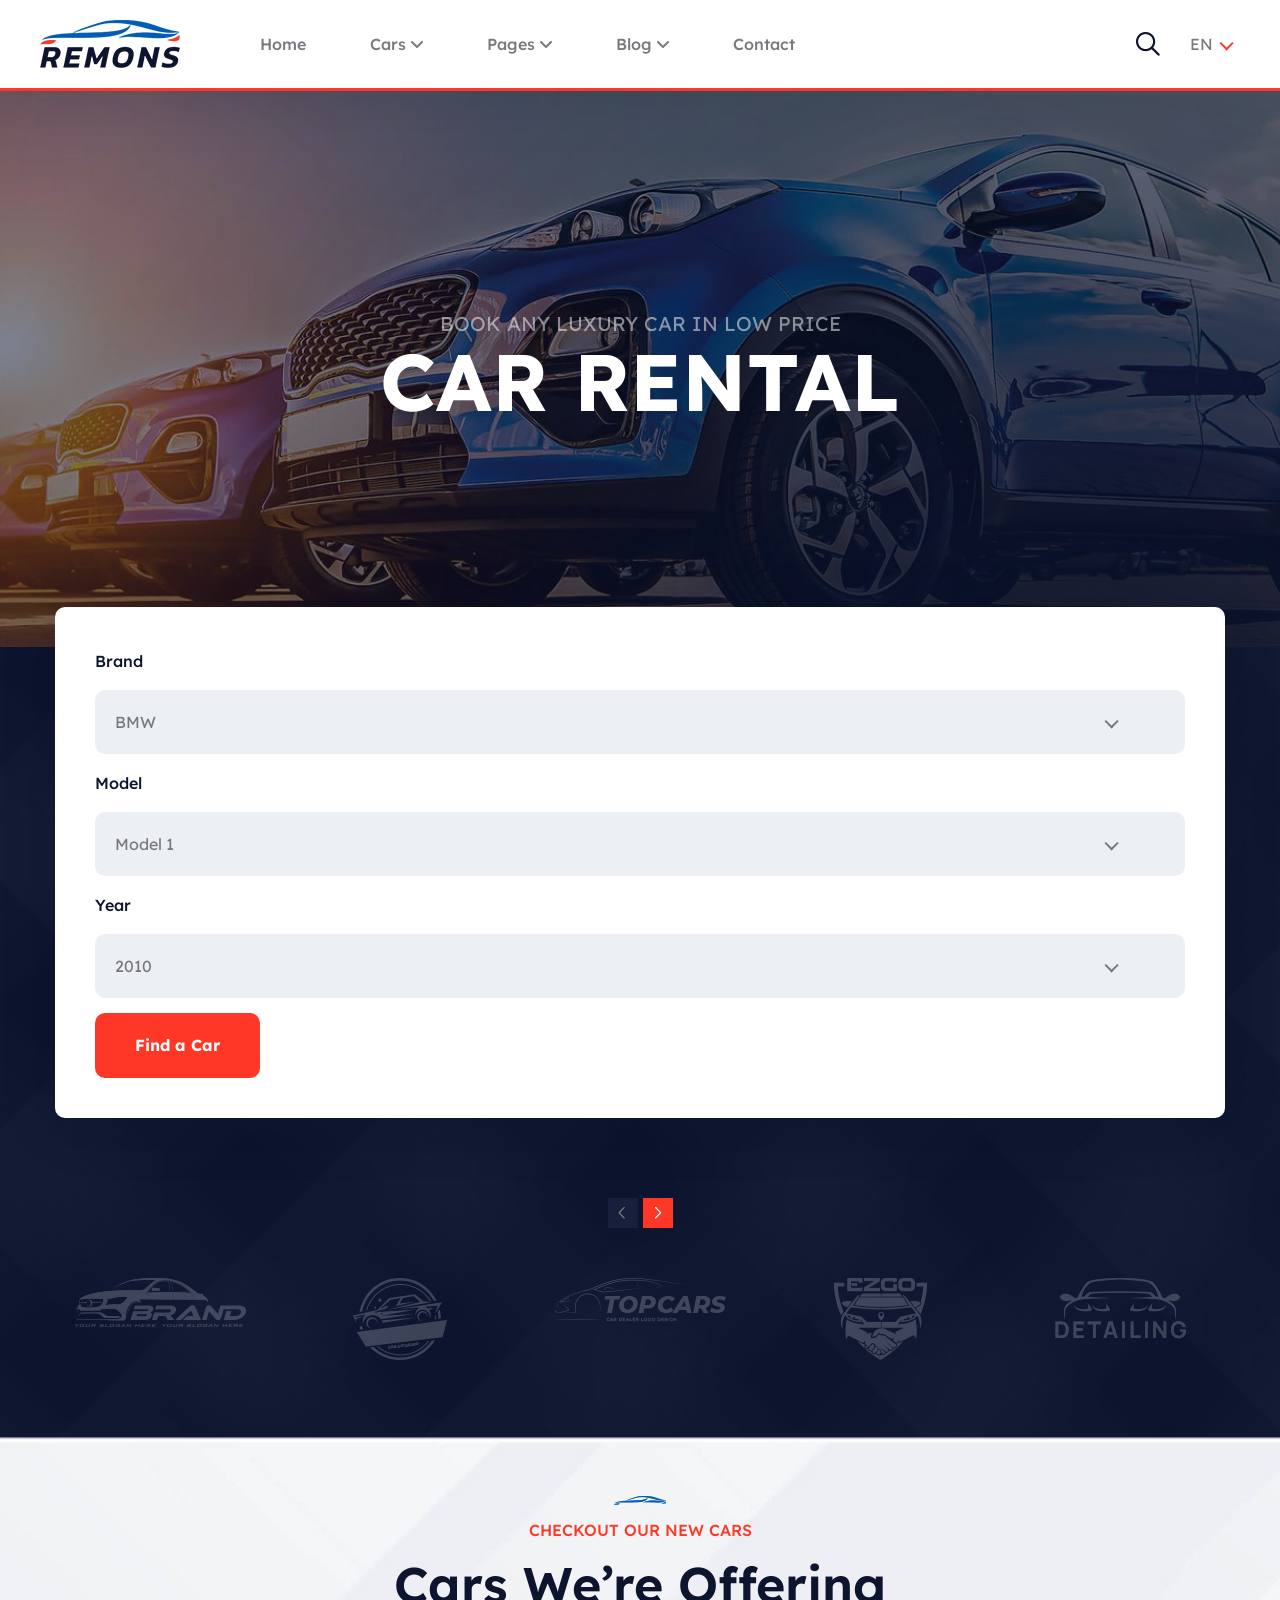
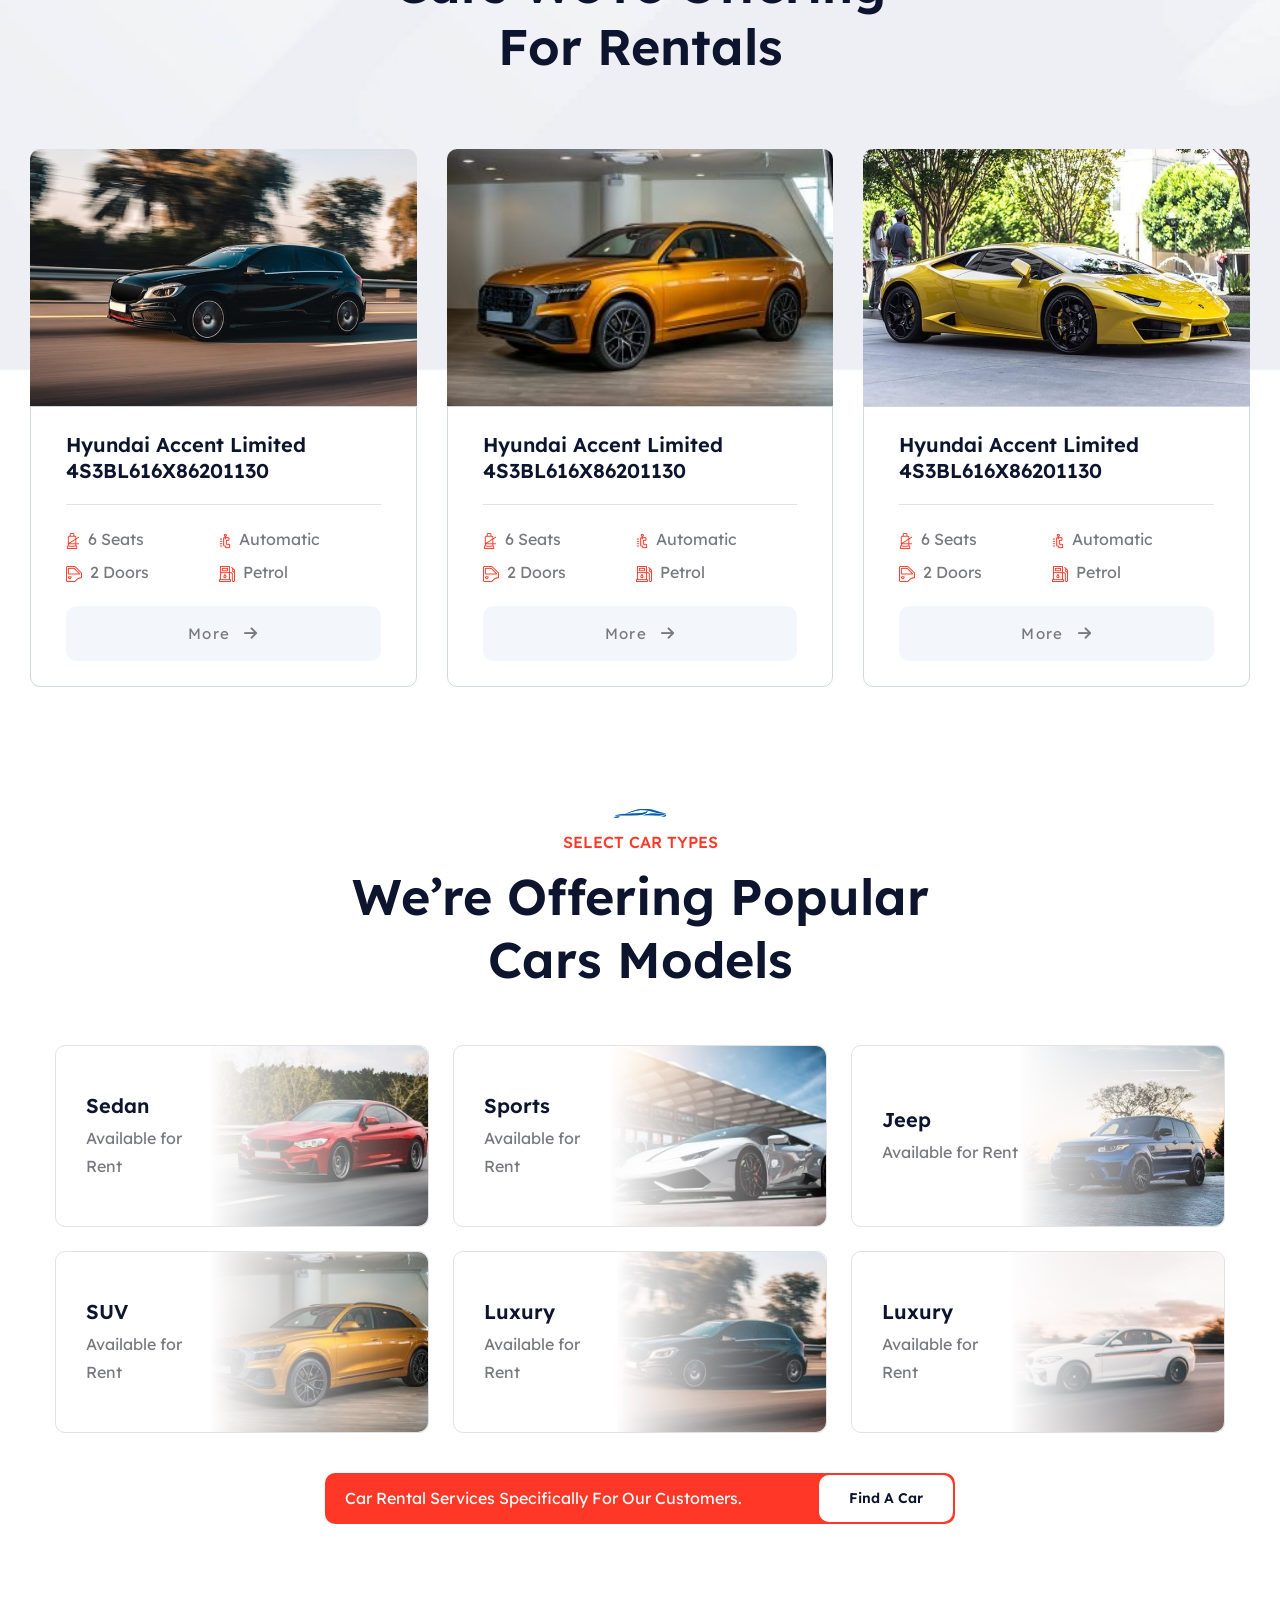
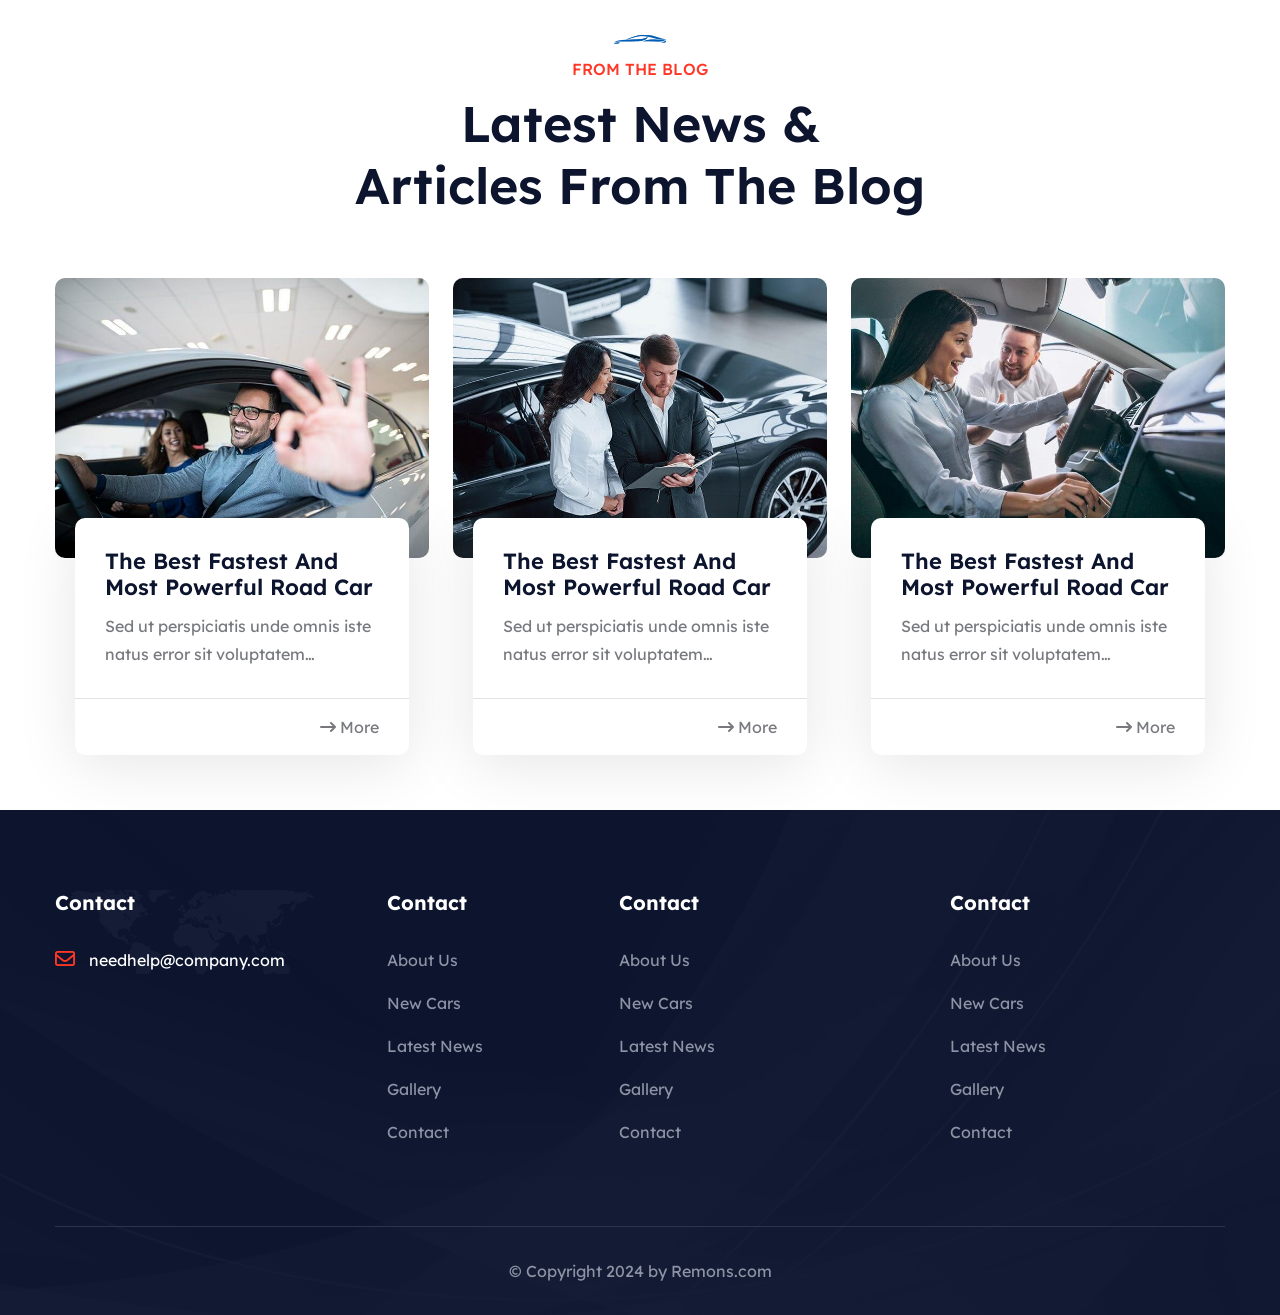
<file: index.html>
<!doctype html>
<html lang="en">
<!--<< Header Area >>-->

<head>
    <!-- ========== Meta Tags ========== -->
    <meta charset="UTF-8" />
    <meta http-equiv="X-UA-Compatible" content="IE=edge" />
    <meta name="viewport" content="width=device-width, initial-scale=1" />
    <meta name="author" content="pixydrops" />
    <meta name="description" content="Remons - Booking Rental HTML Template" />
    <!-- ======== Page title ============ -->
    <title>Remons | HOME</title>
    <!--<< Favcion >>-->
    <link rel="shortcut icon" href="assets/img/favicon.png" />
    <!--<< Bootstrap min.css >>-->
    <link rel="stylesheet" href="assets/css/bootstrap.min.css" />
    <!--<< All Min Css >>-->
    <link rel="stylesheet" href="assets/css/all.min.css" />
    <!--<< Animate.css >>-->
    <link rel="stylesheet" href="assets/css/animate.css" />
    <!--<< Magnific Popup.css >>-->
    <link rel="stylesheet" href="assets/css/magnific-popup.css" />
    <!--<< MeanMenu.css >>-->
    <link rel="stylesheet" href="assets/css/meanmenu.css" />
    <!--<< DatePicker.css >>-->
    <link rel="stylesheet" href="assets/css/datepickerboot.css" />
    <!--<< Swiper Bundle.css >>-->
    <link rel="stylesheet" href="assets/css/swiper-bundle.min.css" />
    <!--<< Nice Select.css >>-->
    <link rel="stylesheet" href="assets/css/nice-select.css" />
    <!--<< Main.css >>-->
    <link rel="stylesheet" href="assets/css/main.css" />
    <!--<< Main.css >>-->
    <link rel="stylesheet" href="assets/css/custom.css" />
</head>

<body>
    <!-- Back To Top Start -->
    <div class="scroll-up">
        <svg class="scroll-circle svg-content" width="100%" height="100%" viewBox="-1 -1 102 102">
            <path d="M50,1 a49,49 0 0,1 0,98 a49,49 0 0,1 0,-98" />
        </svg>
    </div>

    <!-- Offcanvas Area Start -->
    <div class="fix-area">
        <div class="offcanvas__info">
            <div class="offcanvas__wrapper">
                <div class="offcanvas__content">
                    <div class="offcanvas__top mb-5 d-flex justify-content-between align-items-center">
                        <div class="offcanvas__logo">
                            <a href="index.html">
                                <img src="assets/img/logo/black-logo.svg" alt="logo-img" />
                            </a>
                        </div>

                        <div class="m-languages">
                            <select id="languageSelect" class="nice-select">
                                <option value="en" selected>EN</option>
                                <option value="fr">FR</option>
                                <option value="de">DE</option>
                            </select>
                        </div>

                        <div class="offcanvas__close">
                            <button>
                                <i class="fas fa-times"></i>
                            </button>
                        </div>
                    </div>

                    <div class="mobile-menu fix mb-3"></div>
                    <div class="offcanvas__contact"></div>
                </div>
            </div>
        </div>
    </div>
    <div class="offcanvas__overlay"></div>

    <!-- Header Section Start -->
    <header id="header-sticky" class="header-1">
        <div class="container-fluid">
            <div class="mega-menu-wrapper">
                <div class="header-main">
                    <div class="header-left">
                        <div class="logo">
                            <a href="index.html" class="header-logo">
                                <img src="assets/img/logo/black-logo.svg" alt="logo-img" />
                            </a>
                        </div>
                        <div class="mean__menu-wrapper">
                            <div class="main-menu">
                                <nav id="mobile-menu">
                                    <ul>
                                        <li>
                                            <a href="index.html">Home</a>
                                        </li>

                                        <li>
                                            <a href="#">
                                                Cars
                                                <i class="fas fa-angle-down"></i>
                                            </a>

                                            <ul class="submenu">
                                                <li><a href="cars-grid.html">Car Grid</a></li>
                                                <li>
                                                    <a href="car-details.html">Car Details</a>
                                                </li>
                                            </ul>
                                        </li>

                                        <li class="has-dropdown">
                                            <a href="#">
                                                Pages
                                                <i class="fas fa-angle-down"></i>
                                            </a>

                                            <ul class="submenu">
                                                <li><a href="login.html">Login</a></li>
                                                <li><a href="signup.html">Signup</a></li>
                                                <li><a href="404.html">404 Error</a></li>
                                                <li>
                                                    <a href="terms-conditions.html">Terms & Conditions</a>
                                                </li>
                                            </ul>
                                        </li>

                                        <li>
                                            <a href="#">
                                                Blog
                                                <i class="fas fa-angle-down"></i>
                                            </a>
                                            <ul class="submenu">
                                                <li><a href="blogs.html">Blog</a></li>
                                                <li>
                                                    <a href="blog-details.html">Blog Details</a>
                                                </li>
                                            </ul>
                                        </li>

                                        <li>
                                            <a href="contact.html">Contact</a>
                                        </li>
                                    </ul>
                                </nav>
                            </div>
                        </div>
                    </div>

                    <div class="header-right d-flex justify-content-end align-items-center">
                        <button class="search-trigger search-icon mmenu-btn">
                            <i class="fa-regular fa-magnifying-glass"></i>
                        </button>

                        <div class="languages">
                            <select id="languageSelect" class="nice-select">
                                <option value="en" selected>EN</option>
                                <option value="fr">FR</option>
                                <option value="de">DE</option>
                            </select>
                        </div>

                        <div class="header__hamburger d-xl-none my-auto">
                            <div class="sidebar__toggle">
                                <i class="fas fa-bars"></i>
                            </div>
                        </div>
                    </div>
                </div>
            </div>
        </div>
    </header>

    <!-- Search Area Start -->
    <div class="search-wrap">
        <div class="search-inner">
            <i class="fas fa-times search-close" id="search-close"></i>
            <div class="search-cell">
                <form method="get">
                    <div class="search-field-holder">
                        <input type="search" class="main-search-input" placeholder="Enter VIN to Search..." />
                    </div>
                </form>
            </div>
        </div>
    </div>

    <!-- Hero Section Start -->
    <section class="hero-section hero-1 fix">
        <div class="array-button">
            <button class="image-array-left">
                <i class="fa-solid fa-chevron-left"></i>
            </button>
            <button class="image-array-right">
                <i class="fa-solid fa-chevron-right"></i>
            </button>
        </div>
        <div class="swiper hero-slider">
            <div class="swiper-wrapper">
                <div class="swiper-slide">
                    <div class="hero-image bg-cover" style="background-image: url('assets/img/hero/hero-1.jpg')">
                        <div class="overlay-shape">
                            <img src="assets/img/hero/overlay.png" alt="img" />
                        </div>
                    </div>
                    <div class="container">
                        <div class="row justify-content-center">
                            <div class="col-xl-12">
                                <div class="hero-content text-center">
                                    <h4 class="text-white" data-animation="fadeInUp" data-delay="1.3s">
                                        Book Any Luxury Car in low price
                                    </h4>
                                    <h1 class="text-white" data-animation="fadeInUp" data-delay="1.3s">
                                        Car <span>Rental</span>
                                    </h1>
                                </div>
                            </div>
                        </div>
                    </div>
                </div>
                <div class="swiper-slide">
                    <div class="hero-image bg-cover" style="background-image: url('assets/img/hero/hero-2.jpg')">
                        <div class="overlay-shape">
                            <img src="assets/img/hero/overlay.png" alt="img" />
                        </div>
                    </div>
                    <div class="container">
                        <div class="row justify-content-center">
                            <div class="col-xl-12">
                                <div class="hero-content text-center">
                                    <h4 class="text-white" data-animation="fadeInUp" data-delay="1.3s">
                                        Book Any Luxury Car in low price
                                    </h4>
                                    <h1 class="text-white" data-animation="fadeInUp" data-delay="1.3s">
                                        Car <span>Rental</span>
                                    </h1>
                                </div>
                            </div>
                        </div>
                    </div>
                </div>
            </div>
        </div>
    </section>

    <!-- Pick Up Location Section Start -->
    <div class="pickup-loaction-area bg-cover" style="background-image: url('assets/img/brand-bg.png')">
        <div class="container">
            <div class="pickup-wrapper wow fadeInUp" data-wow-delay=".4s">
                <div class="pickup-items">
                    <label class="field-label">Brand</label>
                    <div class="category-oneadjust">
                        <select name="cate" class="category">
                            <option value="1">BMW</option>
                            <option value="2">Tesla</option>
                            <option value="3">Opel</option>
                        </select>
                    </div>
                </div>
                <div class="pickup-items">
                    <label class="field-label">Model</label>
                    <div class="category-oneadjust">
                        <select name="cate" class="category">
                            <option value="1">Model 1</option>
                            <option value="2">Model 2</option>
                            <option value="3">Model 3</option>
                            <option value="4">Model 4</option>
                            <option value="5">Model 5</option>
                        </select>
                    </div>
                </div>
                <div class="pickup-items">
                    <label class="field-label">Year</label>
                    <div class="category-oneadjust">
                        <select name="cate" class="category">
                            <option value="1">2010</option>
                            <option value="2">2015</option>
                            <option value="3">2018</option>
                            <option value="4">2020</option>
                            <option value="5">2022</option>
                        </select>
                    </div>
                </div>
                <div class="pickup-items">
                    <label class="field-label style-2">button</label>
                    <button class="pickup-btn" type="submit">Find a Car</button>
                </div>
            </div>

            <div class="brand-wrapper pt-80 pb-80">
                <div class="array-button">
                    <button class="array-prev-2" tabindex="0" aria-label="Next slide"
                        aria-controls="swiper-wrapper-5ed5afacd7180856"><i class="far fa-chevron-left"></i></button>
                    <button class="array-next-2" tabindex="0" aria-label="Previous slide"
                        aria-controls="swiper-wrapper-5ed5afacd7180856"><i class="far fa-chevron-right"></i></button>
                </div>
                <div class="swiper brand-slider swiper-initialized swiper-horizontal swiper-pointer-events">
                    <div class="swiper-wrapper"
                        style="transform: translate3d(-2160px, 0px, 0px); transition-duration: 0ms;"
                        id="swiper-wrapper-5ed5afacd7180856" aria-live="off">
                        <div class="swiper-slide swiper-slide-duplicate" data-swiper-slide-index="1"
                            style="width: 210px; margin-right: 30px;" role="group" aria-label="2 / 6">
                            <div class="brand-image">
                                <img src="assets/img/brand/02.png" alt="img">
                            </div>
                        </div>
                        <div class="swiper-slide swiper-slide-duplicate" data-swiper-slide-index="2"
                            style="width: 210px; margin-right: 30px;" role="group" aria-label="3 / 6">
                            <div class="brand-image">
                                <img src="assets/img/brand/03.png" alt="img">
                            </div>
                        </div>
                        <div class="swiper-slide swiper-slide-duplicate swiper-slide-duplicate-prev"
                            data-swiper-slide-index="3" style="width: 210px; margin-right: 30px;" role="group"
                            aria-label="4 / 6">
                            <div class="brand-image">
                                <img src="assets/img/brand/04.png" alt="img">
                            </div>
                        </div>
                        <div class="swiper-slide swiper-slide-duplicate swiper-slide-duplicate-active"
                            data-swiper-slide-index="4" style="width: 210px; margin-right: 30px;" role="group"
                            aria-label="5 / 6">
                            <div class="brand-image">
                                <img src="assets/img/brand/05.png" alt="img">
                            </div>
                        </div>
                        <div class="swiper-slide swiper-slide-duplicate swiper-slide-duplicate-next"
                            data-swiper-slide-index="5" style="width: 210px; margin-right: 30px;" role="group"
                            aria-label="6 / 6">
                            <div class="brand-image">
                                <img src="assets/img/brand/06.png" alt="img">
                            </div>
                        </div>
                        <div class="swiper-slide" data-swiper-slide-index="0" style="width: 210px; margin-right: 30px;"
                            role="group" aria-label="1 / 6">
                            <div class="brand-image">
                                <img src="assets/img/brand/01.png" alt="img">
                            </div>
                        </div>
                        <div class="swiper-slide" data-swiper-slide-index="1" style="width: 210px; margin-right: 30px;"
                            role="group" aria-label="2 / 6">
                            <div class="brand-image">
                                <img src="assets/img/brand/02.png" alt="img">
                            </div>
                        </div>
                        <div class="swiper-slide" data-swiper-slide-index="2" style="width: 210px; margin-right: 30px;"
                            role="group" aria-label="3 / 6">
                            <div class="brand-image">
                                <img src="assets/img/brand/03.png" alt="img">
                            </div>
                        </div>
                        <div class="swiper-slide swiper-slide-prev" data-swiper-slide-index="3"
                            style="width: 210px; margin-right: 30px;" role="group" aria-label="4 / 6">
                            <div class="brand-image">
                                <img src="assets/img/brand/04.png" alt="img">
                            </div>
                        </div>
                        <div class="swiper-slide swiper-slide-active" data-swiper-slide-index="4"
                            style="width: 210px; margin-right: 30px;" role="group" aria-label="5 / 6">
                            <div class="brand-image">
                                <img src="assets/img/brand/05.png" alt="img">
                            </div>
                        </div>
                        <div class="swiper-slide swiper-slide-next" data-swiper-slide-index="5"
                            style="width: 210px; margin-right: 30px;" role="group" aria-label="6 / 6">
                            <div class="brand-image">
                                <img src="assets/img/brand/06.png" alt="img">
                            </div>
                        </div>
                        <div class="swiper-slide swiper-slide-duplicate" data-swiper-slide-index="0"
                            style="width: 210px; margin-right: 30px;" role="group" aria-label="1 / 6">
                            <div class="brand-image">
                                <img src="assets/img/brand/01.png" alt="img">
                            </div>
                        </div>
                        <div class="swiper-slide swiper-slide-duplicate" data-swiper-slide-index="1"
                            style="width: 210px; margin-right: 30px;" role="group" aria-label="2 / 6">
                            <div class="brand-image">
                                <img src="assets/img/brand/02.png" alt="img">
                            </div>
                        </div>
                        <div class="swiper-slide swiper-slide-duplicate" data-swiper-slide-index="2"
                            style="width: 210px; margin-right: 30px;" role="group" aria-label="3 / 6">
                            <div class="brand-image">
                                <img src="assets/img/brand/03.png" alt="img">
                            </div>
                        </div>
                        <div class="swiper-slide swiper-slide-duplicate swiper-slide-duplicate-prev"
                            data-swiper-slide-index="3" style="width: 210px; margin-right: 30px;" role="group"
                            aria-label="4 / 6">
                            <div class="brand-image">
                                <img src="assets/img/brand/04.png" alt="img">
                            </div>
                        </div>
                        <div class="swiper-slide swiper-slide-duplicate swiper-slide-duplicate-active"
                            data-swiper-slide-index="4" style="width: 210px; margin-right: 30px;" role="group"
                            aria-label="5 / 6">
                            <div class="brand-image">
                                <img src="assets/img/brand/05.png" alt="img">
                            </div>
                        </div>
                    </div>
                    <span class="swiper-notification" aria-live="assertive" aria-atomic="true"></span>
                </div>
            </div>
        </div>
    </div>

    <!-- Car Rentals Section Start -->
    <section class="car-rentals-section section-padding fix">
        <div class="container">
            <div class="section-title text-center">
                <img src="assets/img/sub-icon.png" alt="icon-img" class="wow fadeInUp" />
                <span class="wow fadeInUp" data-wow-delay=".2s">Checkout our new cars</span>
                <h2 class="wow fadeInUp" data-wow-delay=".4s">
                    Cars We’re Offering <br />
                    for Rentals
                </h2>
            </div>
        </div>
        <div class="car-rentals-wrapper">
            <div class="array-button">
                <button class="array-prev"><i class="far fa-chevron-left"></i></button>
                <button class="array-next"><i class="far fa-chevron-right"></i></button>
            </div>
            <div class="swiper car-rentals-slider">
                <div class="swiper-wrapper">
                    <div class="swiper-slide">
                        <div class="car-rentals-items">
                            <div class="car-image">
                                <img src="assets/img/car/01.jpg" alt="img" />
                            </div>
                            <div class="car-content">
                                <h4>
                                    <a href="car-details.html">
                                        Hyundai Accent Limited
                                        <span class="vin">4S3BL616X86201130</span>
                                    </a>
                                </h4>
                                <div class="icon-items">
                                    <ul>
                                        <li>
                                            <img src="assets/img/car/seat.svg" alt="img" class="me-1" />
                                            6 Seats
                                        </li>
                                        <li>
                                            <img src="assets/img/car/door.svg" alt="img" class="me-1" />
                                            2 Doors
                                        </li>
                                    </ul>
                                    <ul>
                                        <li>
                                            <img src="assets/img/car/automatic.svg" alt="img" class="me-1" />
                                            Automatic
                                        </li>
                                        <li>
                                            <img src="assets/img/car/petrol.svg" alt="img" class="me-1" />
                                            Petrol
                                        </li>
                                    </ul>
                                </div>
                                <a href="car-details.html" class="theme-btn bg-color w-100 text-center">More<i
                                        class="fa-solid fa-arrow-right ps-1"></i></a>
                            </div>
                        </div>
                    </div>
                    <div class="swiper-slide">
                        <div class="car-rentals-items">
                            <div class="car-image">
                                <img src="assets/img/car/02.jpg" alt="img" />
                            </div>
                            <div class="car-content">
                                <h4>
                                    <a href="car-details.html">
                                        Hyundai Accent Limited
                                        <span class="vin">4S3BL616X86201130</span>
                                    </a>
                                </h4>
                                <div class="icon-items">
                                    <ul>
                                        <li>
                                            <img src="assets/img/car/seat.svg" alt="img" class="me-1" />
                                            6 Seats
                                        </li>
                                        <li>
                                            <img src="assets/img/car/door.svg" alt="img" class="me-1" />
                                            2 Doors
                                        </li>
                                    </ul>
                                    <ul>
                                        <li>
                                            <img src="assets/img/car/automatic.svg" alt="img" class="me-1" />
                                            Automatic
                                        </li>
                                        <li>
                                            <img src="assets/img/car/petrol.svg" alt="img" class="me-1" />
                                            Petrol
                                        </li>
                                    </ul>
                                </div>
                                <a href="car-details.html" class="theme-btn bg-color w-100 text-center">More<i
                                        class="fa-solid fa-arrow-right ps-1"></i></a>
                            </div>
                        </div>
                    </div>
                    <div class="swiper-slide">
                        <div class="car-rentals-items">
                            <div class="car-image">
                                <img src="assets/img/car/03.jpg" alt="img" />
                            </div>
                            <div class="car-content">
                                <h4>
                                    <a href="car-details.html">
                                        Hyundai Accent Limited
                                        <span class="vin">4S3BL616X86201130</span>
                                    </a>
                                </h4>
                                <div class="icon-items">
                                    <ul>
                                        <li>
                                            <img src="assets/img/car/seat.svg" alt="img" class="me-1" />
                                            6 Seats
                                        </li>
                                        <li>
                                            <img src="assets/img/car/door.svg" alt="img" class="me-1" />
                                            2 Doors
                                        </li>
                                    </ul>
                                    <ul>
                                        <li>
                                            <img src="assets/img/car/automatic.svg" alt="img" class="me-1" />
                                            Automatic
                                        </li>
                                        <li>
                                            <img src="assets/img/car/petrol.svg" alt="img" class="me-1" />
                                            Petrol
                                        </li>
                                    </ul>
                                </div>
                                <a href="car-details.html" class="theme-btn bg-color w-100 text-center">More<i
                                        class="fa-solid fa-arrow-right ps-1"></i></a>
                            </div>
                        </div>
                    </div>
                    <div class="swiper-slide">
                        <div class="car-rentals-items">
                            <div class="car-image">
                                <img src="assets/img/car/04.jpg" alt="img" />
                            </div>
                            <div class="car-content">
                                <h4>
                                    <a href="car-details.html">
                                        Hyundai Accent Limited
                                        <span class="vin">4S3BL616X86201130</span>
                                    </a>
                                </h4>
                                <div class="icon-items">
                                    <ul>
                                        <li>
                                            <img src="assets/img/car/seat.svg" alt="img" class="me-1" />
                                            6 Seats
                                        </li>
                                        <li>
                                            <img src="assets/img/car/door.svg" alt="img" class="me-1" />
                                            2 Doors
                                        </li>
                                    </ul>
                                    <ul>
                                        <li>
                                            <img src="assets/img/car/automatic.svg" alt="img" class="me-1" />
                                            Automatic
                                        </li>
                                        <li>
                                            <img src="assets/img/car/petrol.svg" alt="img" class="me-1" />
                                            Petrol
                                        </li>
                                    </ul>
                                </div>
                                <a href="car-details.html" class="theme-btn bg-color w-100 text-center">More<i
                                        class="fa-solid fa-arrow-right ps-1"></i></a>
                            </div>
                        </div>
                    </div>
                </div>
            </div>
        </div>
    </section>

    <!-- Popular Car Section Start -->
    <section class="popular-car-section fix section-padding">
        <div class="container">
            <div class="section-title text-center">
                <img src="assets/img/sub-icon.png" alt="icon-img" class="wow fadeInUp" />
                <span class="wow fadeInUp" data-wow-delay=".2s">select car types</span>
                <h2 class="wow fadeInUp" data-wow-delay=".4s">
                    We’re Offering Popular <br />
                    Cars Models
                </h2>
            </div>
            <div class="row g-4 mt-30">
                <div class="col-xl-4 col-lg-6 col-md-6 wow fadeInUp" data-wow-delay=".3s">
                    <div class="popular-card-items">
                        <div class="content">
                            <h4><a href="car-details.html">Sedan</a></h4>
                            <p>Available for Rent</p>
                        </div>
                        <div class="car-image">
                            <img src="assets/img/car/popular-car-1.jpg" alt="img" />
                        </div>
                    </div>
                </div>
                <div class="col-xl-4 col-lg-6 col-md-6 wow fadeInUp" data-wow-delay=".5s">
                    <div class="popular-card-items">
                        <div class="content">
                            <h4><a href="car-details.html">Sports</a></h4>
                            <p>Available for Rent</p>
                        </div>
                        <div class="car-image">
                            <img src="assets/img/car/popular-car-2.jpg" alt="img" />
                        </div>
                    </div>
                </div>
                <div class="col-xl-4 col-lg-6 col-md-6 wow fadeInUp" data-wow-delay=".7s">
                    <div class="popular-card-items">
                        <div class="content">
                            <h4><a href="car-details.html">Jeep</a></h4>
                            <p>Available for Rent</p>
                        </div>
                        <div class="car-image">
                            <img src="assets/img/car/popular-car-3.jpg" alt="img" />
                        </div>
                    </div>
                </div>
                <div class="col-xl-4 col-lg-6 col-md-6 wow fadeInUp" data-wow-delay=".3s">
                    <div class="popular-card-items">
                        <div class="content">
                            <h4><a href="car-details.html">SUV</a></h4>
                            <p>Available for Rent</p>
                        </div>
                        <div class="car-image">
                            <img src="assets/img/car/popular-car-4.jpg" alt="img" />
                        </div>
                    </div>
                </div>
                <div class="col-xl-4 col-lg-6 col-md-6 wow fadeInUp" data-wow-delay=".5s">
                    <div class="popular-card-items">
                        <div class="content">
                            <h4><a href="car-details.html">Luxury</a></h4>
                            <p>Available for Rent</p>
                        </div>
                        <div class="car-image">
                            <img src="assets/img/car/popular-car-5.jpg" alt="img" />
                        </div>
                    </div>
                </div>
                <div class="col-xl-4 col-lg-6 col-md-6 wow fadeInUp" data-wow-delay=".7s">
                    <div class="popular-card-items">
                        <div class="content">
                            <h4><a href="car-details.html">Luxury</a></h4>
                            <p>Available for Rent</p>
                        </div>
                        <div class="car-image">
                            <img src="assets/img/car/popular-car-6.jpg" alt="img" />
                        </div>
                    </div>
                </div>
            </div>
            <div class="popular-car-text wow fadeInUp" data-wow-delay=".4s">
                <h6>Car rental services specifically for our customers.</h6>
                <a href="cars-grid.html" class="theme-btn">Find a car</a>
            </div>
        </div>
    </section>

    <!-- News Section Start -->
    <section class="news-section section-padding fix">
        <div class="container">
            <div class="section-title text-center">
                <img src="assets/img/sub-icon.png" alt="icon-img" class="wow fadeInUp" />
                <span class="wow fadeInUp" data-wow-delay=".2s">From the Blog</span>
                <h2 class="wow fadeInUp" data-wow-delay=".4s">
                    Latest News & <br />
                    Articles From the Blog
                </h2>
            </div>
            <div class="row">
                <div class="col-xl-4 col-lg-6 col-md-6 wow fadeInUp" data-wow-delay=".3s">
                    <div class="news-card-items">
                        <div class="news-image">
                            <img src="assets/img/news/01.jpg" alt="news-img" />
                        </div>
                        <div class="news-content">
                            <div class="news-cont">
                                <h3>
                                    <a href="blog-details.html">The best fastest and most powerful road car</a>
                                </h3>
                                <p>
                                    Sed ut perspiciatis unde omnis iste natus error sit
                                    voluptatem…
                                </p>
                            </div>
                            <ul>
                                <li></li>
                                <li>
                                    <a href="blog-details.html">
                                        <i class="fa-solid fa-arrow-right-long"></i>
                                        More
                                    </a>
                                </li>
                            </ul>
                        </div>
                    </div>
                </div>
                <div class="col-xl-4 col-lg-6 col-md-6 wow fadeInUp" data-wow-delay=".3s">
                    <div class="news-card-items">
                        <div class="news-image">
                            <img src="assets/img/news/02.jpg" alt="news-img" />
                        </div>
                        <div class="news-content">
                            <div class="news-cont">
                                <h3>
                                    <a href="blog-details.html">The best fastest and most powerful road car</a>
                                </h3>
                                <p>
                                    Sed ut perspiciatis unde omnis iste natus error sit
                                    voluptatem…
                                </p>
                            </div>
                            <ul>
                                <li></li>
                                <li>
                                    <a href="blog-details.html">
                                        <i class="fa-solid fa-arrow-right-long"></i>
                                        More
                                    </a>
                                </li>
                            </ul>
                        </div>
                    </div>
                </div>
                <div class="col-xl-4 col-lg-6 col-md-6 wow fadeInUp" data-wow-delay=".3s">
                    <div class="news-card-items">
                        <div class="news-image">
                            <img src="assets/img/news/03.jpg" alt="news-img" />
                        </div>
                        <div class="news-content">
                            <div class="news-cont">
                                <h3>
                                    <a href="blog-details.html">The best fastest and most powerful road car</a>
                                </h3>
                                <p>
                                    Sed ut perspiciatis unde omnis iste natus error sit
                                    voluptatem…
                                </p>
                            </div>
                            <ul>
                                <li></li>
                                <li>
                                    <a href="blog-details.html">
                                        <i class="fa-solid fa-arrow-right-long"></i>
                                        More
                                    </a>
                                </li>
                            </ul>
                        </div>
                    </div>
                </div>
            </div>
        </div>
    </section>

    <!-- Footer Section Start -->
    <footer class="footer-section fix">
        <div class="container">
            <div class="footer-widgets-wrapper">
                <div class="row justify-content-between">
                    <div class="col-xl-3 col-lg-4 col-md-6 wow fadeInUp" data-wow-delay=".2s">
                        <div class="single-footer-widget shape-map">
                            <div class="widget-head">
                                <h4>Contact</h4>
                            </div>
                            <div class="footer-content">
                                <ul class="contact-info">
                                    <li>
                                        <i class="fa-regular fa-envelope"></i>
                                        <a href="mailto:needhelp@company.com">needhelp@company.com</a>
                                    </li>
                                </ul>
                            </div>
                        </div>
                    </div>
                    <div class="col-xl-2 col-lg-4 col-md-6 wow fadeInUp" data-wow-delay=".4s">
                        <div class="single-footer-widget">
                            <div class="widget-head">
                                <h4>Contact</h4>
                            </div>
                            <ul class="list-items">
                                <li>
                                    <a href="about.html"> About Us </a>
                                </li>
                                <li>
                                    <a href="car-details.html"> New Cars </a>
                                </li>
                                <li>
                                    <a href="news-details.html"> Latest News </a>
                                </li>
                                <li>
                                    <a href="gallery.html"> Gallery </a>
                                </li>
                                <li>
                                    <a href="contact.html"> Contact </a>
                                </li>
                            </ul>
                        </div>
                    </div>
                    <div class="col-xl-3 col-lg-4 col-md-6 wow fadeInUp" data-wow-delay=".6s">
                        <div class="single-footer-widget">
                            <div class="widget-head">
                                <h4>Contact</h4>
                            </div>
                            <ul class="list-items">
                                <li>
                                    <a href="about.html"> About Us </a>
                                </li>
                                <li>
                                    <a href="car-details.html"> New Cars </a>
                                </li>
                                <li>
                                    <a href="news-details.html"> Latest News </a>
                                </li>
                                <li>
                                    <a href="gallery.html"> Gallery </a>
                                </li>
                                <li>
                                    <a href="contact.html"> Contact </a>
                                </li>
                            </ul>
                        </div>
                    </div>
                    <div class="col-xl-3 col-lg-4 col-md-6 wow fadeInUp" data-wow-delay=".8s">
                        <div class="single-footer-widget">
                            <div class="widget-head">
                                <h4>Contact</h4>
                            </div>
                            <ul class="list-items">
                                <li>
                                    <a href="about.html"> About Us </a>
                                </li>
                                <li>
                                    <a href="car-details.html"> New Cars </a>
                                </li>
                                <li>
                                    <a href="news-details.html"> Latest News </a>
                                </li>
                                <li>
                                    <a href="gallery.html"> Gallery </a>
                                </li>
                                <li>
                                    <a href="contact.html"> Contact </a>
                                </li>
                            </ul>
                        </div>
                    </div>
                </div>
            </div>
            <div class="footer-bottom">
                <div class="footer-wrapper">
                    <p class="wow fadeInUp" data-wow-delay=".4s">
                        © Copyright 2024 by <a href="index.html">Remons.com</a>
                    </p>
                </div>
            </div>
        </div>
    </footer>

    <!--<< All JS Plugins >>-->
    <script src="assets/js/jquery-3.7.1.min.js"></script>
    <!--<< Viewport Js >>-->
    <script src="assets/js/viewport.jquery.js"></script>
    <!--<< Bootstrap Js >>-->
    <script src="assets/js/bootstrap.bundle.min.js"></script>
    <!--<< Nice Select Js >>-->
    <script src="assets/js/jquery.nice-select.min.js"></script>
    <!--<< Waypoints Js >>-->
    <script src="assets/js/jquery.waypoints.js"></script>
    <!--<< Counterup Js >>-->
    <script src="assets/js/jquery.counterup.min.js"></script>
    <!--<< Datepicker Js >>-->
    <script src="assets/js/bootstrap-datepicker.js"></script>
    <!--<< Swiper Slider Js >>-->
    <script src="assets/js/swiper-bundle.min.js"></script>
    <!--<< MeanMenu Js >>-->
    <script src="assets/js/jquery.meanmenu.min.js"></script>
    <!--<< Magnific Popup Js >>-->
    <script src="assets/js/jquery.magnific-popup.min.js"></script>
    <!--<< GSAP Animation Js >>-->
    <script src="assets/js/animation.js"></script>
    <!--<< Wow Animation Js >>-->
    <script src="assets/js/wow.min.js"></script>
    <!--<< Main.js >>-->
    <script src="assets/js/main.js"></script>
</body>

</html>
</file>
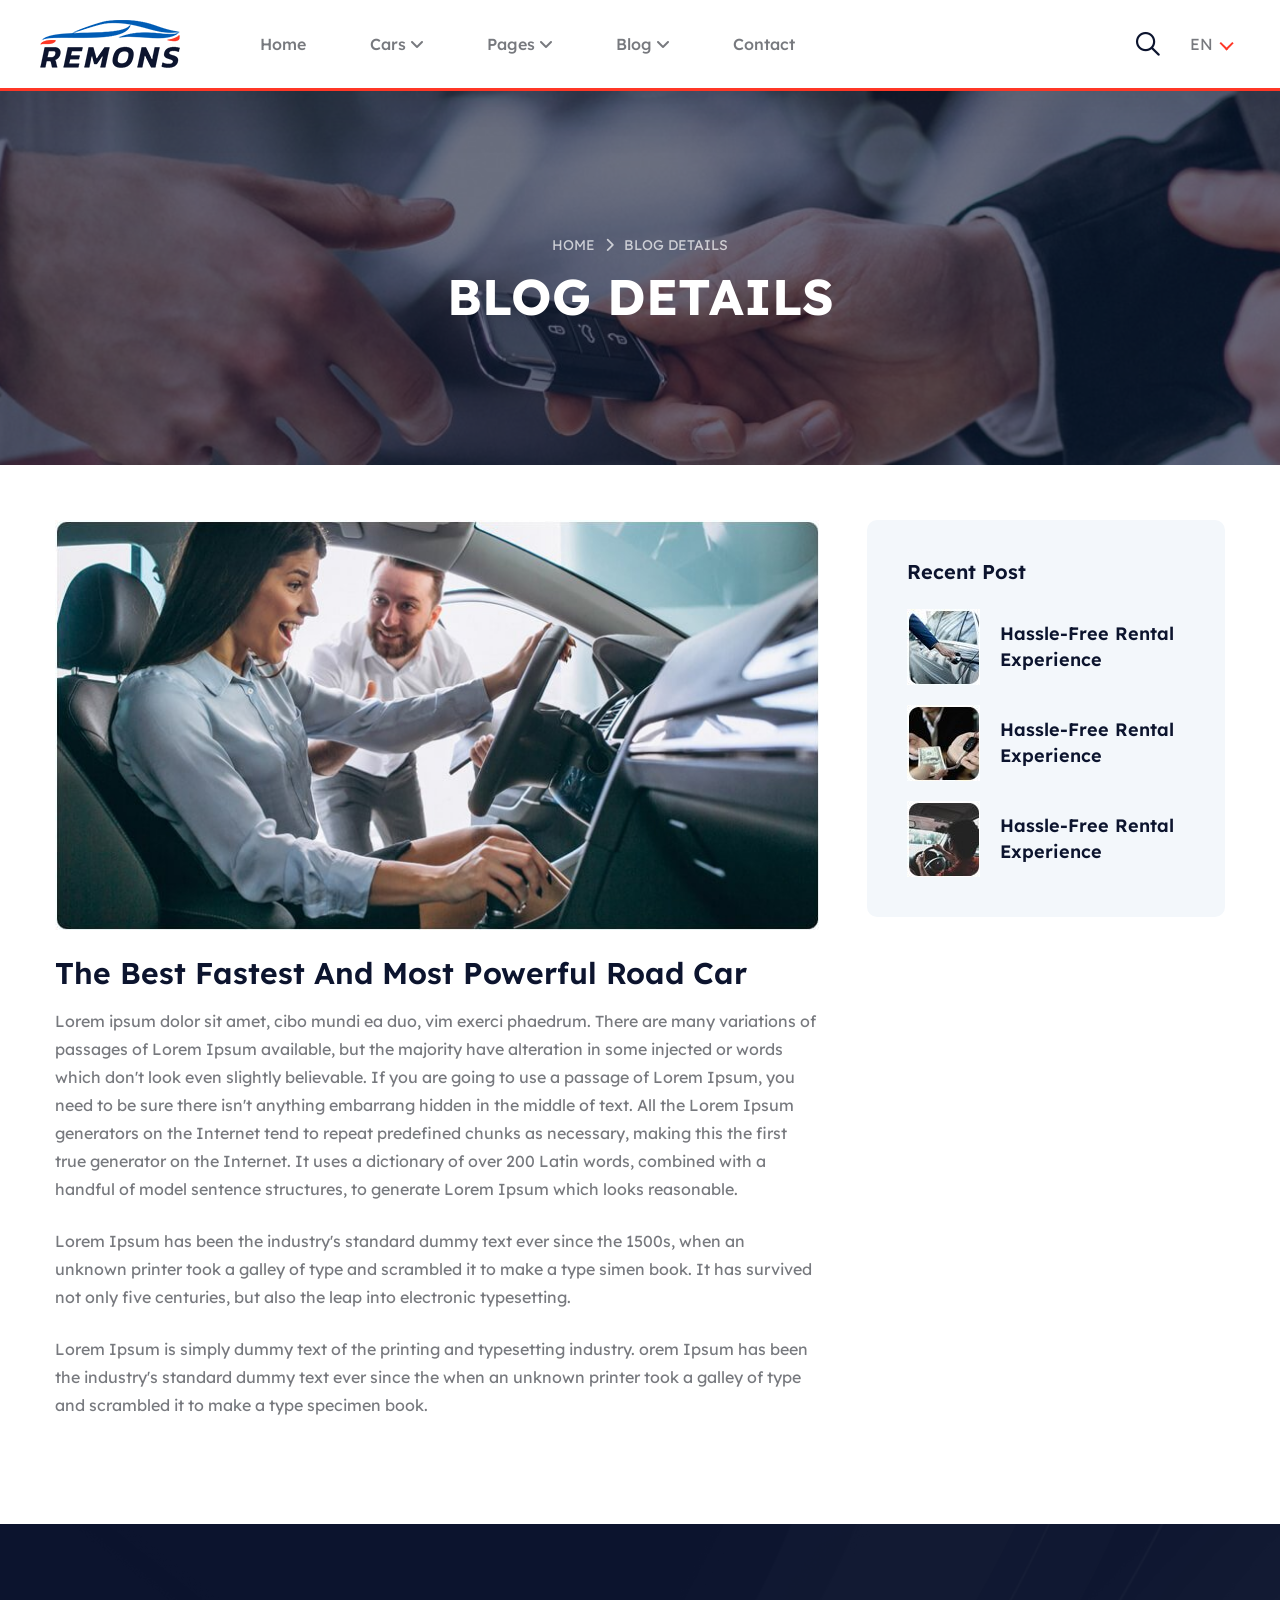
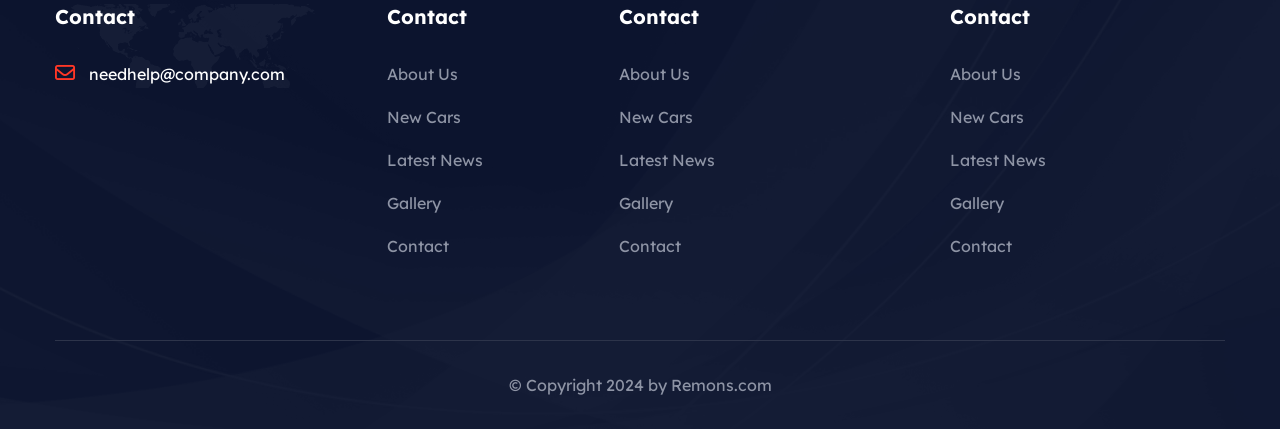
<file: blog-details.html>
<!doctype html>
<html lang="en">
<!--<< Header Area >>-->

<head>
    <!-- ========== Meta Tags ========== -->
    <meta charset="UTF-8" />
    <meta http-equiv="X-UA-Compatible" content="IE=edge" />
    <meta name="viewport" content="width=device-width, initial-scale=1" />
    <meta name="author" content="pixydrops" />
    <meta name="description" content="Remons - Booking Rental HTML Template" />
    <!-- ======== Page title ============ -->
    <title>Remons | BLOG DETAILS</title>
    <!--<< Favcion >>-->
    <link rel="shortcut icon" href="assets/img/favicon.png" />
    <!--<< Bootstrap min.css >>-->
    <link rel="stylesheet" href="assets/css/bootstrap.min.css" />
    <!--<< All Min Css >>-->
    <link rel="stylesheet" href="assets/css/all.min.css" />
    <!--<< Animate.css >>-->
    <link rel="stylesheet" href="assets/css/animate.css" />
    <!--<< Magnific Popup.css >>-->
    <link rel="stylesheet" href="assets/css/magnific-popup.css" />
    <!--<< MeanMenu.css >>-->
    <link rel="stylesheet" href="assets/css/meanmenu.css" />
    <!--<< DatePicker.css >>-->
    <link rel="stylesheet" href="assets/css/datepickerboot.css" />
    <!--<< Swiper Bundle.css >>-->
    <link rel="stylesheet" href="assets/css/swiper-bundle.min.css" />
    <!--<< Nice Select.css >>-->
    <link rel="stylesheet" href="assets/css/nice-select.css" />
    <!--<< Main.css >>-->
    <link rel="stylesheet" href="assets/css/main.css" />
    <!--<< Main.css >>-->
    <link rel="stylesheet" href="assets/css/custom.css" />
</head>

<body>
    <!-- Back To Top Start -->
    <div class="scroll-up">
        <svg class="scroll-circle svg-content" width="100%" height="100%" viewBox="-1 -1 102 102">
            <path d="M50,1 a49,49 0 0,1 0,98 a49,49 0 0,1 0,-98" />
        </svg>
    </div>

    <!-- Offcanvas Area Start -->
    <div class="fix-area">
        <div class="offcanvas__info">
            <div class="offcanvas__wrapper">
                <div class="offcanvas__content">
                    <div class="offcanvas__top mb-5 d-flex justify-content-between align-items-center">
                        <div class="offcanvas__logo">
                            <a href="index.html">
                                <img src="assets/img/logo/black-logo.svg" alt="logo-img" />
                            </a>
                        </div>

                        <div class="m-languages">
                            <select id="languageSelect" class="nice-select">
                                <option value="en" selected>EN</option>
                                <option value="fr">FR</option>
                                <option value="de">DE</option>
                            </select>
                        </div>

                        <div class="offcanvas__close">
                            <button>
                                <i class="fas fa-times"></i>
                            </button>
                        </div>
                    </div>

                    <div class="mobile-menu fix mb-3"></div>
                    <div class="offcanvas__contact"></div>
                </div>
            </div>
        </div>
    </div>
    <div class="offcanvas__overlay"></div>

    <!-- Header Section Start -->
    <header id="header-sticky" class="header-1">
        <div class="container-fluid">
            <div class="mega-menu-wrapper">
                <div class="header-main">
                    <div class="header-left">
                        <div class="logo">
                            <a href="index.html" class="header-logo">
                                <img src="assets/img/logo/black-logo.svg" alt="logo-img" />
                            </a>
                        </div>
                        <div class="mean__menu-wrapper">
                            <div class="main-menu">
                                <nav id="mobile-menu">
                                    <ul>
                                        <li>
                                            <a href="index.html">Home</a>
                                        </li>

                                        <li>
                                            <a href="#">
                                                Cars
                                                <i class="fas fa-angle-down"></i>
                                            </a>

                                            <ul class="submenu">
                                                <li><a href="cars-grid.html">Car Grid</a></li>
                                                <li>
                                                    <a href="car-details.html">Car Details</a>
                                                </li>
                                            </ul>
                                        </li>

                                        <li class="has-dropdown">
                                            <a href="#">
                                                Pages
                                                <i class="fas fa-angle-down"></i>
                                            </a>

                                            <ul class="submenu">
                                                <li><a href="login.html">Login</a></li>
                                                <li><a href="signup.html">Signup</a></li>
                                                <li><a href="404.html">404 Error</a></li>
                                                <li>
                                                    <a href="terms-conditions.html">Terms & Conditions</a>
                                                </li>
                                            </ul>
                                        </li>

                                        <li>
                                            <a href="#">
                                                Blog
                                                <i class="fas fa-angle-down"></i>
                                            </a>
                                            <ul class="submenu">
                                                <li><a href="blogs.html">Blog</a></li>
                                                <li>
                                                    <a href="blog-details.html">Blog Details</a>
                                                </li>
                                            </ul>
                                        </li>

                                        <li>
                                            <a href="contact.html">Contact</a>
                                        </li>
                                    </ul>
                                </nav>
                            </div>
                        </div>
                    </div>

                    <div class="header-right d-flex justify-content-end align-items-center">
                        <button class="search-trigger search-icon mmenu-btn">
                            <i class="fa-regular fa-magnifying-glass"></i>
                        </button>

                        <div class="languages">
                            <select id="languageSelect" class="nice-select">
                                <option value="en" selected>EN</option>
                                <option value="fr">FR</option>
                                <option value="de">DE</option>
                            </select>
                        </div>

                        <div class="header__hamburger d-xl-none my-auto">
                            <div class="sidebar__toggle">
                                <i class="fas fa-bars"></i>
                            </div>
                        </div>
                    </div>
                </div>
            </div>
        </div>
    </header>

    <!-- Search Area Start -->
    <div class="search-wrap">
        <div class="search-inner">
            <i class="fas fa-times search-close" id="search-close"></i>
            <div class="search-cell">
                <form method="get">
                    <div class="search-field-holder">
                        <input type="search" class="main-search-input" placeholder="Enter VIN to Search..." />
                    </div>
                </form>
            </div>
        </div>
    </div>

    <!--<< Breadcrumb Section Start >>-->
    <div class="breadcrumb-wrapper bg-cover" style="background-image: url('assets/img/bg-header-banner.jpg')">
        <div class="container">
            <div class="page-heading">
                <ul class="breadcrumb-items wow fadeInUp" data-wow-delay=".3s">
                    <li>
                        <a href="index.html"> Home </a>
                    </li>
                    <li>
                        <i class="fas fa-chevron-right"></i>
                    </li>
                    <li>blog details</li>
                </ul>
                <h1 class="wow fadeInUp" data-wow-delay=".5s">blog details</h1>
            </div>
        </div>
    </div>

    <!-- News Details Section Start -->
    <section class="news-details-section fix section-padding">
        <div class="container">
            <div class="news-details-wrapper">
                <div class="row g-5">
                    <div class="col-lg-8">
                        <div class="news-details-items">
                            <div class="news-image">
                                <img src="assets/img/news/news-details.jpg" alt="news-img" />
                            </div>
                            <div class="news-details-content">
                                <h3>The best fastest and most powerful road car</h3>
                                <p class="mt-3">
                                    Lorem ipsum dolor sit amet, cibo mundi ea duo, vim exerci
                                    phaedrum. There are many variations of passages of Lorem
                                    Ipsum available, but the majority have alteration in some
                                    injected or words which don't look even slightly believable.
                                    If you are going to use a passage of Lorem Ipsum, you need
                                    to be sure there isn't anything embarrang hidden in the
                                    middle of text. All the Lorem Ipsum generators on the
                                    Internet tend to repeat predefined chunks as necessary,
                                    making this the first true generator on the Internet. It
                                    uses a dictionary of over 200 Latin words, combined with a
                                    handful of model sentence structures, to generate Lorem
                                    Ipsum which looks reasonable.
                                </p>
                                <p class="mt-4">
                                    Lorem Ipsum has been the industry's standard dummy text ever
                                    since the 1500s, when an unknown printer took a galley of
                                    type and scrambled it to make a type simen book. It has
                                    survived not only five centuries, but also the leap into
                                    electronic typesetting.
                                </p>
                                <p class="mt-4">
                                    Lorem Ipsum is simply dummy text of the printing and
                                    typesetting industry. orem Ipsum has been the industry's
                                    standard dummy text ever since the when an unknown printer
                                    took a galley of type and scrambled it to make a type
                                    specimen book.
                                </p>
                            </div>
                        </div>
                    </div>
                    <div class="col-lg-4">
                        <div class="main-sidebar">
                            <div class="single-sidebar-widget">
                                <div class="wid-title">
                                    <h3>Recent Post</h3>
                                </div>
                                <div class="recent-post-area">
                                    <div class="recent-items">
                                        <div class="recent-thumb">
                                            <img src="assets/img/news/pp1.jpg" alt="img" />
                                        </div>
                                        <div class="recent-content">
                                            <h6>
                                                <a href="news-details.html">
                                                    Hassle-free Rental Experience
                                                </a>
                                            </h6>
                                        </div>
                                    </div>
                                    <div class="recent-items">
                                        <div class="recent-thumb">
                                            <img src="assets/img/news/pp2.jpg" alt="img" />
                                        </div>
                                        <div class="recent-content">
                                            <h6>
                                                <a href="news-details.html">
                                                    Hassle-free Rental Experience
                                                </a>
                                            </h6>
                                        </div>
                                    </div>
                                    <div class="recent-items">
                                        <div class="recent-thumb">
                                            <img src="assets/img/news/pp3.jpg" alt="img" />
                                        </div>
                                        <div class="recent-content">
                                            <h6>
                                                <a href="news-details.html">
                                                    Hassle-free Rental Experience
                                                </a>
                                            </h6>
                                        </div>
                                    </div>
                                </div>
                            </div>
                        </div>
                    </div>
                </div>
            </div>
        </div>
    </section>

    <!-- Footer Section Start -->
    <footer class="footer-section fix">
        <div class="container">
            <div class="footer-widgets-wrapper">
                <div class="row justify-content-between">
                    <div class="col-xl-3 col-lg-4 col-md-6 wow fadeInUp" data-wow-delay=".2s">
                        <div class="single-footer-widget shape-map">
                            <div class="widget-head">
                                <h4>Contact</h4>
                            </div>
                            <div class="footer-content">
                                <ul class="contact-info">
                                    <li>
                                        <i class="fa-regular fa-envelope"></i>
                                        <a href="mailto:needhelp@company.com">needhelp@company.com</a>
                                    </li>
                                </ul>
                            </div>
                        </div>
                    </div>
                    <div class="col-xl-2 col-lg-4 col-md-6 wow fadeInUp" data-wow-delay=".4s">
                        <div class="single-footer-widget">
                            <div class="widget-head">
                                <h4>Contact</h4>
                            </div>
                            <ul class="list-items">
                                <li>
                                    <a href="about.html"> About Us </a>
                                </li>
                                <li>
                                    <a href="car-details.html"> New Cars </a>
                                </li>
                                <li>
                                    <a href="news-details.html"> Latest News </a>
                                </li>
                                <li>
                                    <a href="gallery.html"> Gallery </a>
                                </li>
                                <li>
                                    <a href="contact.html"> Contact </a>
                                </li>
                            </ul>
                        </div>
                    </div>
                    <div class="col-xl-3 col-lg-4 col-md-6 wow fadeInUp" data-wow-delay=".6s">
                        <div class="single-footer-widget">
                            <div class="widget-head">
                                <h4>Contact</h4>
                            </div>
                            <ul class="list-items">
                                <li>
                                    <a href="about.html"> About Us </a>
                                </li>
                                <li>
                                    <a href="car-details.html"> New Cars </a>
                                </li>
                                <li>
                                    <a href="news-details.html"> Latest News </a>
                                </li>
                                <li>
                                    <a href="gallery.html"> Gallery </a>
                                </li>
                                <li>
                                    <a href="contact.html"> Contact </a>
                                </li>
                            </ul>
                        </div>
                    </div>
                    <div class="col-xl-3 col-lg-4 col-md-6 wow fadeInUp" data-wow-delay=".8s">
                        <div class="single-footer-widget">
                            <div class="widget-head">
                                <h4>Contact</h4>
                            </div>
                            <ul class="list-items">
                                <li>
                                    <a href="about.html"> About Us </a>
                                </li>
                                <li>
                                    <a href="car-details.html"> New Cars </a>
                                </li>
                                <li>
                                    <a href="news-details.html"> Latest News </a>
                                </li>
                                <li>
                                    <a href="gallery.html"> Gallery </a>
                                </li>
                                <li>
                                    <a href="contact.html"> Contact </a>
                                </li>
                            </ul>
                        </div>
                    </div>
                </div>
            </div>
            <div class="footer-bottom">
                <div class="footer-wrapper">
                    <p class="wow fadeInUp" data-wow-delay=".4s">
                        © Copyright 2024 by <a href="index.html">Remons.com</a>
                    </p>
                </div>
            </div>
        </div>
    </footer>

    <!--<< All JS Plugins >>-->
    <script src="assets/js/jquery-3.7.1.min.js"></script>
    <!--<< Viewport Js >>-->
    <script src="assets/js/viewport.jquery.js"></script>
    <!--<< Bootstrap Js >>-->
    <script src="assets/js/bootstrap.bundle.min.js"></script>
    <!--<< Nice Select Js >>-->
    <script src="assets/js/jquery.nice-select.min.js"></script>
    <!--<< Waypoints Js >>-->
    <script src="assets/js/jquery.waypoints.js"></script>
    <!--<< Counterup Js >>-->
    <script src="assets/js/jquery.counterup.min.js"></script>
    <!--<< Datepicker Js >>-->
    <script src="assets/js/bootstrap-datepicker.js"></script>
    <!--<< Swiper Slider Js >>-->
    <script src="assets/js/swiper-bundle.min.js"></script>
    <!--<< MeanMenu Js >>-->
    <script src="assets/js/jquery.meanmenu.min.js"></script>
    <!--<< Magnific Popup Js >>-->
    <script src="assets/js/jquery.magnific-popup.min.js"></script>
    <!--<< GSAP Animation Js >>-->
    <script src="assets/js/animation.js"></script>
    <!--<< Wow Animation Js >>-->
    <script src="assets/js/wow.min.js"></script>
    <!--<< Main.js >>-->
    <script src="assets/js/main.js"></script>
</body>

</html>
</file>
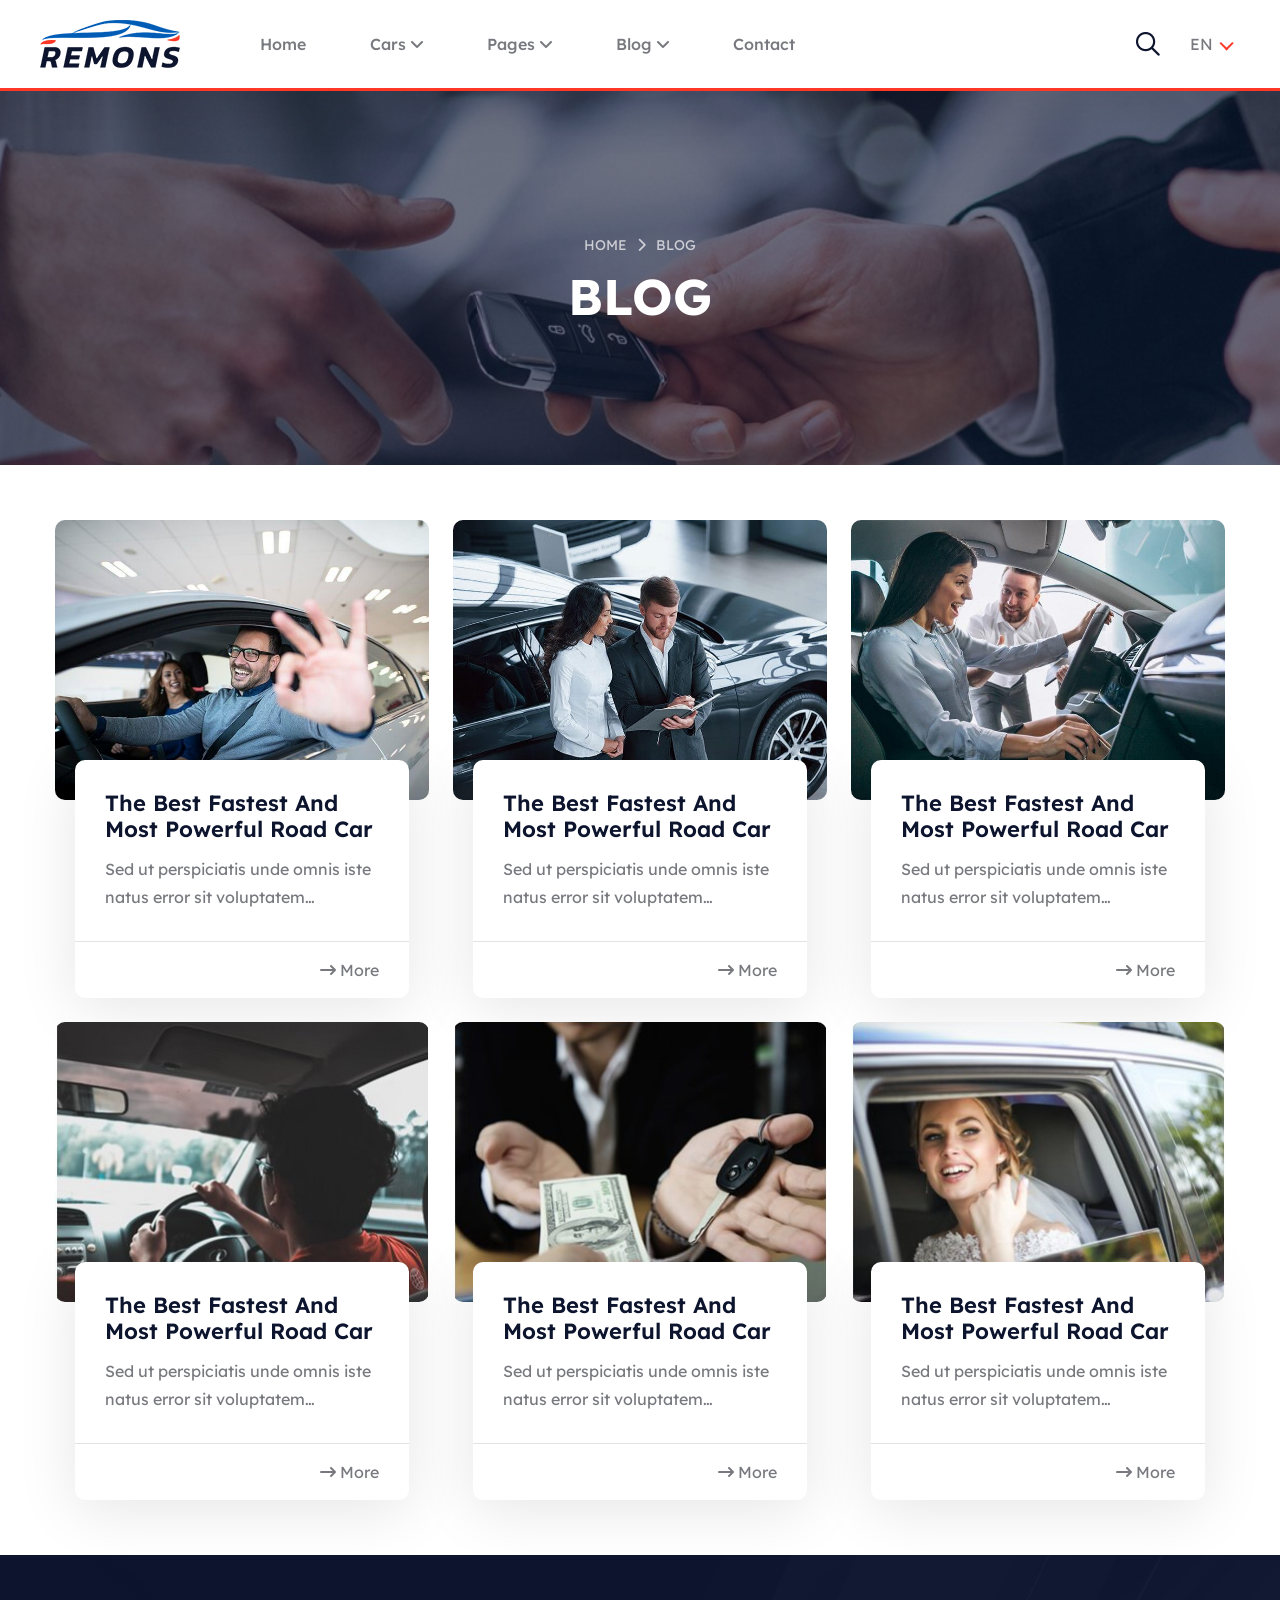
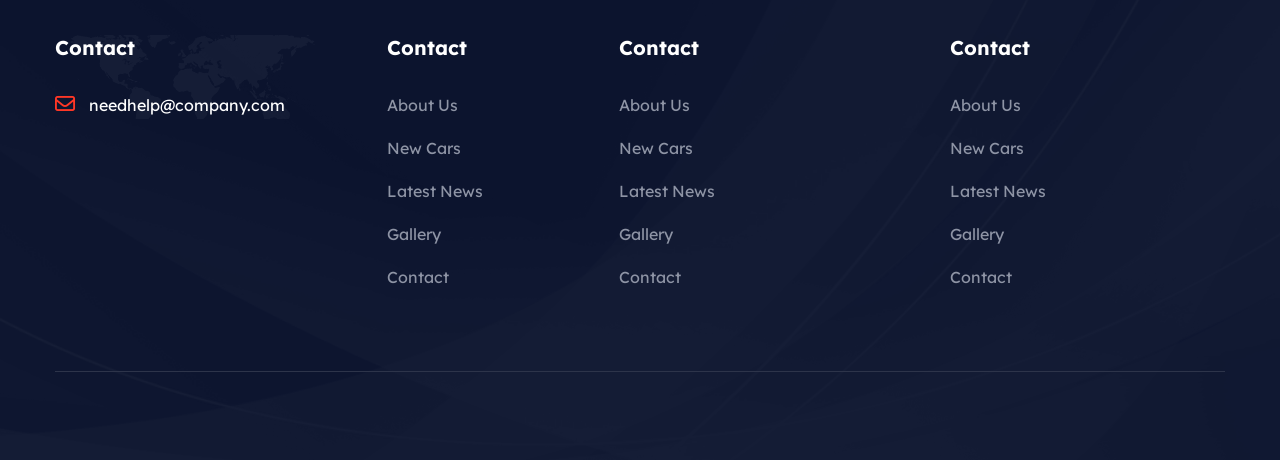
<file: blogs.html>
<!doctype html>
<html lang="en">
<!--<< Header Area >>-->

<head>
    <!-- ========== Meta Tags ========== -->
    <meta charset="UTF-8" />
    <meta http-equiv="X-UA-Compatible" content="IE=edge" />
    <meta name="viewport" content="width=device-width, initial-scale=1" />
    <meta name="author" content="pixydrops" />
    <meta name="description" content="Remons - Booking Rental HTML Template" />
    <!-- ======== Page title ============ -->
    <title>Remons | BLOGS</title>
    <!--<< Favcion >>-->
    <link rel="shortcut icon" href="assets/img/favicon.png" />
    <!--<< Bootstrap min.css >>-->
    <link rel="stylesheet" href="assets/css/bootstrap.min.css" />
    <!--<< All Min Css >>-->
    <link rel="stylesheet" href="assets/css/all.min.css" />
    <!--<< Animate.css >>-->
    <link rel="stylesheet" href="assets/css/animate.css" />
    <!--<< Magnific Popup.css >>-->
    <link rel="stylesheet" href="assets/css/magnific-popup.css" />
    <!--<< MeanMenu.css >>-->
    <link rel="stylesheet" href="assets/css/meanmenu.css" />
    <!--<< DatePicker.css >>-->
    <link rel="stylesheet" href="assets/css/datepickerboot.css" />
    <!--<< Swiper Bundle.css >>-->
    <link rel="stylesheet" href="assets/css/swiper-bundle.min.css" />
    <!--<< Nice Select.css >>-->
    <link rel="stylesheet" href="assets/css/nice-select.css" />
    <!--<< Main.css >>-->
    <link rel="stylesheet" href="assets/css/main.css" />
    <!--<< Main.css >>-->
    <link rel="stylesheet" href="assets/css/custom.css" />
</head>

<body>
    <!-- Back To Top Start -->
    <div class="scroll-up">
        <svg class="scroll-circle svg-content" width="100%" height="100%" viewBox="-1 -1 102 102">
            <path d="M50,1 a49,49 0 0,1 0,98 a49,49 0 0,1 0,-98" />
        </svg>
    </div>

    <!-- Offcanvas Area Start -->
    <div class="fix-area">
        <div class="offcanvas__info">
            <div class="offcanvas__wrapper">
                <div class="offcanvas__content">
                    <div class="offcanvas__top mb-5 d-flex justify-content-between align-items-center">
                        <div class="offcanvas__logo">
                            <a href="index.html">
                                <img src="assets/img/logo/black-logo.svg" alt="logo-img" />
                            </a>
                        </div>

                        <div class="m-languages">
                            <select id="languageSelect" class="nice-select">
                                <option value="en" selected>EN</option>
                                <option value="fr">FR</option>
                                <option value="de">DE</option>
                            </select>
                        </div>

                        <div class="offcanvas__close">
                            <button>
                                <i class="fas fa-times"></i>
                            </button>
                        </div>
                    </div>

                    <div class="mobile-menu fix mb-3"></div>
                    <div class="offcanvas__contact"></div>
                </div>
            </div>
        </div>
    </div>
    <div class="offcanvas__overlay"></div>

    <!-- Header Section Start -->
    <header id="header-sticky" class="header-1">
        <div class="container-fluid">
            <div class="mega-menu-wrapper">
                <div class="header-main">
                    <div class="header-left">
                        <div class="logo">
                            <a href="index.html" class="header-logo">
                                <img src="assets/img/logo/black-logo.svg" alt="logo-img" />
                            </a>
                        </div>
                        <div class="mean__menu-wrapper">
                            <div class="main-menu">
                                <nav id="mobile-menu">
                                    <ul>
                                        <li>
                                            <a href="index.html">Home</a>
                                        </li>

                                        <li>
                                            <a href="#">
                                                Cars
                                                <i class="fas fa-angle-down"></i>
                                            </a>

                                            <ul class="submenu">
                                                <li><a href="cars-grid.html">Car Grid</a></li>
                                                <li>
                                                    <a href="car-details.html">Car Details</a>
                                                </li>
                                            </ul>
                                        </li>

                                        <li class="has-dropdown">
                                            <a href="#">
                                                Pages
                                                <i class="fas fa-angle-down"></i>
                                            </a>

                                            <ul class="submenu">
                                                <li><a href="login.html">Login</a></li>
                                                <li><a href="signup.html">Signup</a></li>
                                                <li><a href="404.html">404 Error</a></li>
                                                <li>
                                                    <a href="terms-conditions.html">Terms & Conditions</a>
                                                </li>
                                            </ul>
                                        </li>

                                        <li>
                                            <a href="#">
                                                Blog
                                                <i class="fas fa-angle-down"></i>
                                            </a>
                                            <ul class="submenu">
                                                <li><a href="blogs.html">Blog</a></li>
                                                <li>
                                                    <a href="blog-details.html">Blog Details</a>
                                                </li>
                                            </ul>
                                        </li>

                                        <li>
                                            <a href="contact.html">Contact</a>
                                        </li>
                                    </ul>
                                </nav>
                            </div>
                        </div>
                    </div>

                    <div class="header-right d-flex justify-content-end align-items-center">
                        <button class="search-trigger search-icon mmenu-btn">
                            <i class="fa-regular fa-magnifying-glass"></i>
                        </button>

                        <div class="languages">
                            <select id="languageSelect" class="nice-select">
                                <option value="en" selected>EN</option>
                                <option value="fr">FR</option>
                                <option value="de">DE</option>
                            </select>
                        </div>

                        <div class="header__hamburger d-xl-none my-auto">
                            <div class="sidebar__toggle">
                                <i class="fas fa-bars"></i>
                            </div>
                        </div>
                    </div>
                </div>
            </div>
        </div>
    </header>

    <!-- Search Area Start -->
    <div class="search-wrap">
        <div class="search-inner">
            <i class="fas fa-times search-close" id="search-close"></i>
            <div class="search-cell">
                <form method="get">
                    <div class="search-field-holder">
                        <input type="search" class="main-search-input" placeholder="Enter VIN to Search..." />
                    </div>
                </form>
            </div>
        </div>
    </div>

    <!--<< Breadcrumb Section Start >>-->
    <div class="breadcrumb-wrapper bg-cover" style="background-image: url('assets/img/bg-header-banner.jpg')">
        <div class="container">
            <div class="page-heading">
                <ul class="breadcrumb-items wow fadeInUp" data-wow-delay=".3s">
                    <li>
                        <a href="index.html"> Home </a>
                    </li>
                    <li>
                        <i class="fas fa-chevron-right"></i>
                    </li>
                    <li>blog</li>
                </ul>
                <h1 class="wow fadeInUp" data-wow-delay=".5s">blog</h1>
            </div>
        </div>
    </div>

    <!-- News Section Start -->
    <section class="news-section section-padding fix">
        <div class="container">
            <div class="row g-4">
                <div class="col-xl-4 col-lg-6 col-md-6 wow fadeInUp" data-wow-delay=".3s">
                    <div class="news-card-items mt-0">
                        <div class="news-image">
                            <img src="assets/img/news/01.jpg" alt="news-img" />
                        </div>
                        <div class="news-content">
                            <div class="news-cont">
                                <h3>
                                    <a href="blog-details.html">The best fastest and most powerful road car</a>
                                </h3>
                                <p>
                                    Sed ut perspiciatis unde omnis iste natus error sit
                                    voluptatem…
                                </p>
                            </div>
                            <ul>
                                <li></li>
                                <li>
                                    <a href="blog-details.html">
                                        <i class="fa-solid fa-arrow-right-long"></i>
                                        More
                                    </a>
                                </li>
                            </ul>
                        </div>
                    </div>
                </div>

                <div class="col-xl-4 col-lg-6 col-md-6 wow fadeInUp" data-wow-delay=".3s">
                    <div class="news-card-items mt-0">
                        <div class="news-image">
                            <img src="assets/img/news/02.jpg" alt="news-img" />
                        </div>
                        <div class="news-content">
                            <div class="news-cont">
                                <h3>
                                    <a href="blog-details.html">The best fastest and most powerful road car</a>
                                </h3>
                                <p>
                                    Sed ut perspiciatis unde omnis iste natus error sit
                                    voluptatem…
                                </p>
                            </div>
                            <ul>
                                <li></li>
                                <li>
                                    <a href="blog-details.html">
                                        <i class="fa-solid fa-arrow-right-long"></i>
                                        More
                                    </a>
                                </li>
                            </ul>
                        </div>
                    </div>
                </div>

                <div class="col-xl-4 col-lg-6 col-md-6 wow fadeInUp" data-wow-delay=".3s">
                    <div class="news-card-items mt-0">
                        <div class="news-image">
                            <img src="assets/img/news/03.jpg" alt="news-img" />
                        </div>
                        <div class="news-content">
                            <div class="news-cont">
                                <h3>
                                    <a href="blog-details.html">The best fastest and most powerful road car</a>
                                </h3>
                                <p>
                                    Sed ut perspiciatis unde omnis iste natus error sit
                                    voluptatem…
                                </p>
                            </div>
                            <ul>
                                <li></li>
                                <li>
                                    <a href="blog-details.html">
                                        <i class="fa-solid fa-arrow-right-long"></i>
                                        More
                                    </a>
                                </li>
                            </ul>
                        </div>
                    </div>
                </div>

                <div class="col-xl-4 col-lg-6 col-md-6 wow fadeInUp" data-wow-delay=".3s">
                    <div class="news-card-items mt-0">
                        <div class="news-image">
                            <img src="assets/img/news/04.jpg" alt="news-img" />
                        </div>
                        <div class="news-content">
                            <div class="news-cont">
                                <h3>
                                    <a href="blog-details.html">The best fastest and most powerful road car</a>
                                </h3>
                                <p>
                                    Sed ut perspiciatis unde omnis iste natus error sit
                                    voluptatem…
                                </p>
                            </div>
                            <ul>
                                <li></li>
                                <li>
                                    <a href="blog-details.html">
                                        <i class="fa-solid fa-arrow-right-long"></i>
                                        More
                                    </a>
                                </li>
                            </ul>
                        </div>
                    </div>
                </div>

                <div class="col-xl-4 col-lg-6 col-md-6 wow fadeInUp" data-wow-delay=".3s">
                    <div class="news-card-items mt-0">
                        <div class="news-image">
                            <img src="assets/img/news/05.jpg" alt="news-img" />
                        </div>
                        <div class="news-content">
                            <div class="news-cont">
                                <h3>
                                    <a href="blog-details.html">The best fastest and most powerful road car</a>
                                </h3>
                                <p>
                                    Sed ut perspiciatis unde omnis iste natus error sit
                                    voluptatem…
                                </p>
                            </div>
                            <ul>
                                <li></li>
                                <li>
                                    <a href="blog-details.html">
                                        <i class="fa-solid fa-arrow-right-long"></i>
                                        More
                                    </a>
                                </li>
                            </ul>
                        </div>
                    </div>
                </div>

                <div class="col-xl-4 col-lg-6 col-md-6 wow fadeInUp" data-wow-delay=".3s">
                    <div class="news-card-items mt-0">
                        <div class="news-image">
                            <img src="assets/img/news/06.jpg" alt="news-img" />
                        </div>
                        <div class="news-content">
                            <div class="news-cont">
                                <h3>
                                    <a href="blog-details.html">The best fastest and most powerful road car</a>
                                </h3>
                                <p>
                                    Sed ut perspiciatis unde omnis iste natus error sit
                                    voluptatem…
                                </p>
                            </div>
                            <ul>
                                <li></li>
                                <li>
                                    <a href="blog-details.html">
                                        <i class="fa-solid fa-arrow-right-long"></i>
                                        More
                                    </a>
                                </li>
                            </ul>
                        </div>
                    </div>
                </div>
            </div>
        </div>
    </section>

    <!-- Footer Section Start -->
    <footer class="footer-section fix">
        <div class="container">
            <div class="footer-widgets-wrapper">
                <div class="row justify-content-between">
                    <div class="col-xl-3 col-lg-4 col-md-6 wow fadeInUp" data-wow-delay=".2s">
                        <div class="single-footer-widget shape-map">
                            <div class="widget-head">
                                <h4>Contact</h4>
                            </div>
                            <div class="footer-content">
                                <ul class="contact-info">
                                    <li>
                                        <i class="fa-regular fa-envelope"></i>
                                        <a href="mailto:needhelp@company.com">needhelp@company.com</a>
                                    </li>
                                </ul>
                            </div>
                        </div>
                    </div>
                    <div class="col-xl-2 col-lg-4 col-md-6 wow fadeInUp" data-wow-delay=".4s">
                        <div class="single-footer-widget">
                            <div class="widget-head">
                                <h4>Contact</h4>
                            </div>
                            <ul class="list-items">
                                <li>
                                    <a href="about.html"> About Us </a>
                                </li>
                                <li>
                                    <a href="car-details.html"> New Cars </a>
                                </li>
                                <li>
                                    <a href="news-details.html"> Latest News </a>
                                </li>
                                <li>
                                    <a href="gallery.html"> Gallery </a>
                                </li>
                                <li>
                                    <a href="contact.html"> Contact </a>
                                </li>
                            </ul>
                        </div>
                    </div>
                    <div class="col-xl-3 col-lg-4 col-md-6 wow fadeInUp" data-wow-delay=".6s">
                        <div class="single-footer-widget">
                            <div class="widget-head">
                                <h4>Contact</h4>
                            </div>
                            <ul class="list-items">
                                <li>
                                    <a href="about.html"> About Us </a>
                                </li>
                                <li>
                                    <a href="car-details.html"> New Cars </a>
                                </li>
                                <li>
                                    <a href="news-details.html"> Latest News </a>
                                </li>
                                <li>
                                    <a href="gallery.html"> Gallery </a>
                                </li>
                                <li>
                                    <a href="contact.html"> Contact </a>
                                </li>
                            </ul>
                        </div>
                    </div>
                    <div class="col-xl-3 col-lg-4 col-md-6 wow fadeInUp" data-wow-delay=".8s">
                        <div class="single-footer-widget">
                            <div class="widget-head">
                                <h4>Contact</h4>
                            </div>
                            <ul class="list-items">
                                <li>
                                    <a href="about.html"> About Us </a>
                                </li>
                                <li>
                                    <a href="car-details.html"> New Cars </a>
                                </li>
                                <li>
                                    <a href="news-details.html"> Latest News </a>
                                </li>
                                <li>
                                    <a href="gallery.html"> Gallery </a>
                                </li>
                                <li>
                                    <a href="contact.html"> Contact </a>
                                </li>
                            </ul>
                        </div>
                    </div>
                </div>
            </div>
            <div class="footer-bottom">
                <div class="footer-wrapper">
                    <p class="wow fadeInUp" data-wow-delay=".4s">
                        © Copyright 2024 by <a href="index.html">Remons.com</a>
                    </p>
                </div>
            </div>
        </div>
    </footer>

    <!--<< All JS Plugins >>-->
    <script src="assets/js/jquery-3.7.1.min.js"></script>
    <!--<< Viewport Js >>-->
    <script src="assets/js/viewport.jquery.js"></script>
    <!--<< Bootstrap Js >>-->
    <script src="assets/js/bootstrap.bundle.min.js"></script>
    <!--<< Nice Select Js >>-->
    <script src="assets/js/jquery.nice-select.min.js"></script>
    <!--<< Waypoints Js >>-->
    <script src="assets/js/jquery.waypoints.js"></script>
    <!--<< Counterup Js >>-->
    <script src="assets/js/jquery.counterup.min.js"></script>
    <!--<< Datepicker Js >>-->
    <script src="assets/js/bootstrap-datepicker.js"></script>
    <!--<< Swiper Slider Js >>-->
    <script src="assets/js/swiper-bundle.min.js"></script>
    <!--<< MeanMenu Js >>-->
    <script src="assets/js/jquery.meanmenu.min.js"></script>
    <!--<< Magnific Popup Js >>-->
    <script src="assets/js/jquery.magnific-popup.min.js"></script>
    <!--<< GSAP Animation Js >>-->
    <script src="assets/js/animation.js"></script>
    <!--<< Wow Animation Js >>-->
    <script src="assets/js/wow.min.js"></script>
    <!--<< Main.js >>-->
    <script src="assets/js/main.js"></script>
</body>

</html>
</file>
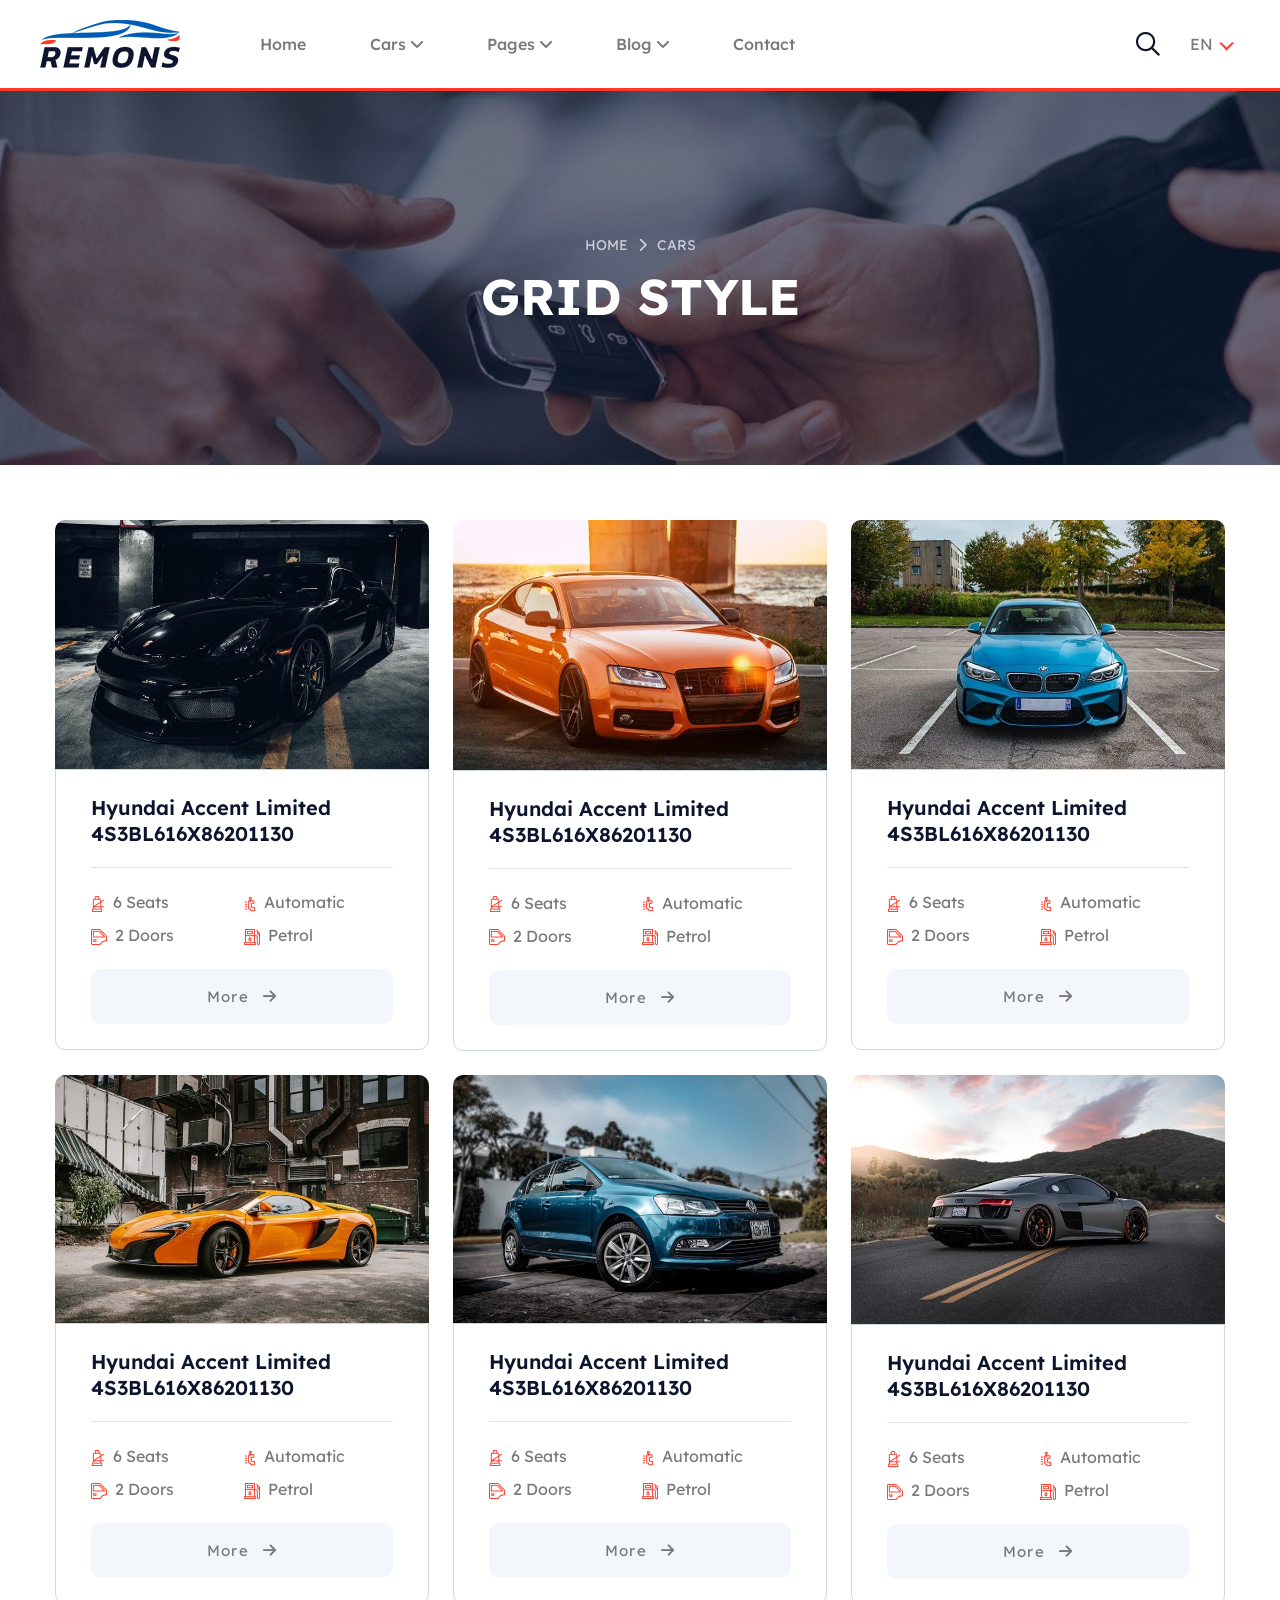
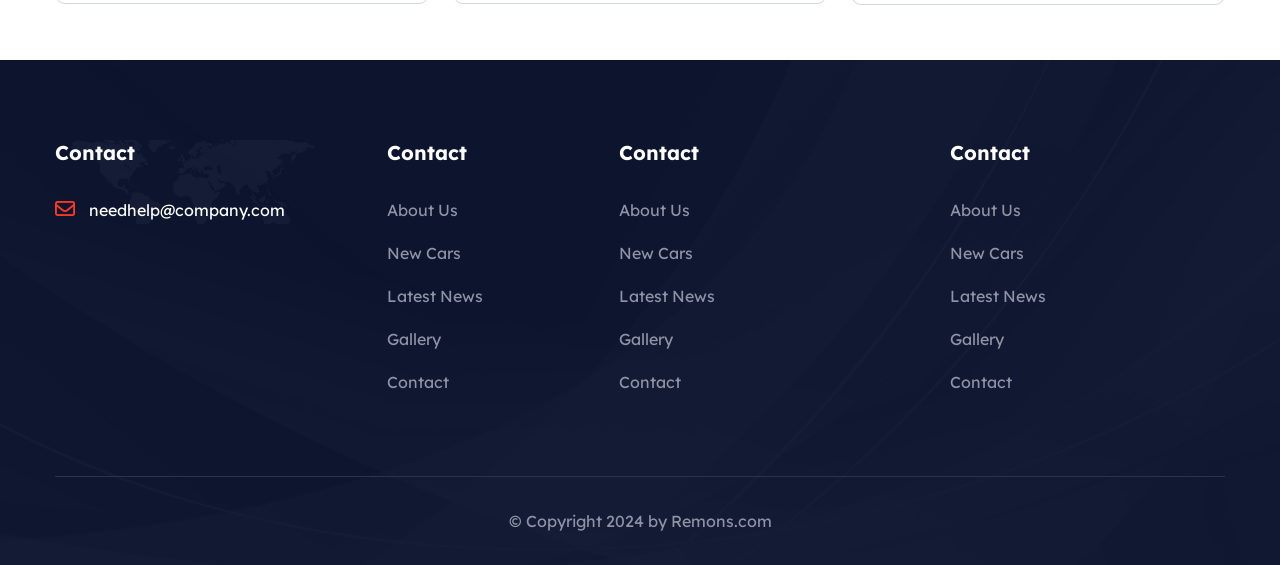
<file: cars-grid.html>
<!doctype html>
<html lang="en">
<!--<< Header Area >>-->

<head>
    <!-- ========== Meta Tags ========== -->
    <meta charset="UTF-8" />
    <meta http-equiv="X-UA-Compatible" content="IE=edge" />
    <meta name="viewport" content="width=device-width, initial-scale=1" />
    <meta name="author" content="pixydrops" />
    <meta name="description" content="Remons - Booking Rental HTML Template" />
    <!-- ======== Page title ============ -->
    <title>Remons | CARS</title>
    <!--<< Favcion >>-->
    <link rel="shortcut icon" href="assets/img/favicon.png" />
    <!--<< Bootstrap min.css >>-->
    <link rel="stylesheet" href="assets/css/bootstrap.min.css" />
    <!--<< All Min Css >>-->
    <link rel="stylesheet" href="assets/css/all.min.css" />
    <!--<< Animate.css >>-->
    <link rel="stylesheet" href="assets/css/animate.css" />
    <!--<< Magnific Popup.css >>-->
    <link rel="stylesheet" href="assets/css/magnific-popup.css" />
    <!--<< MeanMenu.css >>-->
    <link rel="stylesheet" href="assets/css/meanmenu.css" />
    <!--<< DatePicker.css >>-->
    <link rel="stylesheet" href="assets/css/datepickerboot.css" />
    <!--<< Swiper Bundle.css >>-->
    <link rel="stylesheet" href="assets/css/swiper-bundle.min.css" />
    <!--<< Nice Select.css >>-->
    <link rel="stylesheet" href="assets/css/nice-select.css" />
    <!--<< Main.css >>-->
    <link rel="stylesheet" href="assets/css/main.css" />
    <!--<< Main.css >>-->
    <link rel="stylesheet" href="assets/css/custom.css" />
</head>

<body>
    <!-- Back To Top Start -->
    <div class="scroll-up">
        <svg class="scroll-circle svg-content" width="100%" height="100%" viewBox="-1 -1 102 102">
            <path d="M50,1 a49,49 0 0,1 0,98 a49,49 0 0,1 0,-98" />
        </svg>
    </div>

    <!-- Offcanvas Area Start -->
    <div class="fix-area">
        <div class="offcanvas__info">
            <div class="offcanvas__wrapper">
                <div class="offcanvas__content">
                    <div class="offcanvas__top mb-5 d-flex justify-content-between align-items-center">
                        <div class="offcanvas__logo">
                            <a href="index.html">
                                <img src="assets/img/logo/black-logo.svg" alt="logo-img" />
                            </a>
                        </div>

                        <div class="m-languages">
                            <select id="languageSelect" class="nice-select">
                                <option value="en" selected>EN</option>
                                <option value="fr">FR</option>
                                <option value="de">DE</option>
                            </select>
                        </div>

                        <div class="offcanvas__close">
                            <button>
                                <i class="fas fa-times"></i>
                            </button>
                        </div>
                    </div>

                    <div class="mobile-menu fix mb-3"></div>
                    <div class="offcanvas__contact"></div>
                </div>
            </div>
        </div>
    </div>
    <div class="offcanvas__overlay"></div>

    <!-- Header Section Start -->
    <header id="header-sticky" class="header-1">
        <div class="container-fluid">
            <div class="mega-menu-wrapper">
                <div class="header-main">
                    <div class="header-left">
                        <div class="logo">
                            <a href="index.html" class="header-logo">
                                <img src="assets/img/logo/black-logo.svg" alt="logo-img" />
                            </a>
                        </div>
                        <div class="mean__menu-wrapper">
                            <div class="main-menu">
                                <nav id="mobile-menu">
                                    <ul>
                                        <li>
                                            <a href="index.html">Home</a>
                                        </li>

                                        <li>
                                            <a href="#">
                                                Cars
                                                <i class="fas fa-angle-down"></i>
                                            </a>

                                            <ul class="submenu">
                                                <li><a href="cars-grid.html">Car Grid</a></li>
                                                <li>
                                                    <a href="car-details.html">Car Details</a>
                                                </li>
                                            </ul>
                                        </li>

                                        <li class="has-dropdown">
                                            <a href="#">
                                                Pages
                                                <i class="fas fa-angle-down"></i>
                                            </a>

                                            <ul class="submenu">
                                                <li><a href="login.html">Login</a></li>
                                                <li><a href="signup.html">Signup</a></li>
                                                <li><a href="404.html">404 Error</a></li>
                                                <li>
                                                    <a href="terms-conditions.html">Terms & Conditions</a>
                                                </li>
                                            </ul>
                                        </li>

                                        <li>
                                            <a href="#">
                                                Blog
                                                <i class="fas fa-angle-down"></i>
                                            </a>
                                            <ul class="submenu">
                                                <li><a href="blogs.html">Blog</a></li>
                                                <li>
                                                    <a href="blog-details.html">Blog Details</a>
                                                </li>
                                            </ul>
                                        </li>

                                        <li>
                                            <a href="contact.html">Contact</a>
                                        </li>
                                    </ul>
                                </nav>
                            </div>
                        </div>
                    </div>

                    <div class="header-right d-flex justify-content-end align-items-center">
                        <button class="search-trigger search-icon mmenu-btn">
                            <i class="fa-regular fa-magnifying-glass"></i>
                        </button>

                        <div class="languages">
                            <select id="languageSelect" class="nice-select">
                                <option value="en" selected>EN</option>
                                <option value="fr">FR</option>
                                <option value="de">DE</option>
                            </select>
                        </div>

                        <div class="header__hamburger d-xl-none my-auto">
                            <div class="sidebar__toggle">
                                <i class="fas fa-bars"></i>
                            </div>
                        </div>
                    </div>
                </div>
            </div>
        </div>
    </header>

    <!-- Search Area Start -->
    <div class="search-wrap">
        <div class="search-inner">
            <i class="fas fa-times search-close" id="search-close"></i>
            <div class="search-cell">
                <form method="get">
                    <div class="search-field-holder">
                        <input type="search" class="main-search-input" placeholder="Enter VIN to Search..." />
                    </div>
                </form>
            </div>
        </div>
    </div>

    <!--<< Breadcrumb Section Start >>-->
    <div class="breadcrumb-wrapper bg-cover" style="background-image: url('assets/img/bg-header-banner.jpg')">
        <div class="container">
            <div class="page-heading">
                <ul class="breadcrumb-items wow fadeInUp" data-wow-delay=".3s">
                    <li>
                        <a href="index.html"> Home </a>
                    </li>
                    <li>
                        <i class="fas fa-chevron-right"></i>
                    </li>
                    <li>Cars</li>
                </ul>
                <h1 class="wow fadeInUp" data-wow-delay=".5s">Grid Style</h1>
            </div>
        </div>
    </div>

    <!-- Car Rentals Section Start -->
    <section class="car-rentals-section-2 section-padding fix">
        <div class="container">
            <div class="row g-4">
                <div class="col-xl-4 col-lg-6 col-md-6 wow fadeInUp" data-wow-delay=".3s">
                    <div class="car-rentals-items mt-0">
                        <div class="car-image">
                            <img src="assets/img/car/05.jpg" alt="img" />
                        </div>
                        <div class="car-content">
                            <h4>
                                <a href="car-details.html">
                                    Hyundai Accent Limited
                                    <span class="vin">4S3BL616X86201130</span>
                                </a>
                            </h4>
                            <div class="icon-items">
                                <ul>
                                    <li>
                                        <img src="assets/img/car/seat.svg" alt="img" class="me-1" />
                                        6 Seats
                                    </li>
                                    <li>
                                        <img src="assets/img/car/door.svg" alt="img" class="me-1" />
                                        2 Doors
                                    </li>
                                </ul>
                                <ul>
                                    <li>
                                        <img src="assets/img/car/automatic.svg" alt="img" class="me-1" />
                                        Automatic
                                    </li>
                                    <li>
                                        <img src="assets/img/car/petrol.svg" alt="img" class="me-1" />
                                        Petrol
                                    </li>
                                </ul>
                            </div>
                            <a href="car-details.html" class="theme-btn bg-color w-100 text-center">More<i
                                    class="fa-solid fa-arrow-right ps-1"></i></a>
                        </div>
                    </div>
                </div>

                <div class="col-xl-4 col-lg-6 col-md-6 wow fadeInUp" data-wow-delay=".3s">
                    <div class="car-rentals-items mt-0">
                        <div class="car-image">
                            <img src="assets/img/car/06.jpg" alt="img" />
                        </div>
                        <div class="car-content">
                            <h4>
                                <a href="car-details.html">
                                    Hyundai Accent Limited
                                    <span class="vin">4S3BL616X86201130</span>
                                </a>
                            </h4>
                            <div class="icon-items">
                                <ul>
                                    <li>
                                        <img src="assets/img/car/seat.svg" alt="img" class="me-1" />
                                        6 Seats
                                    </li>
                                    <li>
                                        <img src="assets/img/car/door.svg" alt="img" class="me-1" />
                                        2 Doors
                                    </li>
                                </ul>
                                <ul>
                                    <li>
                                        <img src="assets/img/car/automatic.svg" alt="img" class="me-1" />
                                        Automatic
                                    </li>
                                    <li>
                                        <img src="assets/img/car/petrol.svg" alt="img" class="me-1" />
                                        Petrol
                                    </li>
                                </ul>
                            </div>
                            <a href="car-details.html" class="theme-btn bg-color w-100 text-center">More<i
                                    class="fa-solid fa-arrow-right ps-1"></i></a>
                        </div>
                    </div>
                </div>

                <div class="col-xl-4 col-lg-6 col-md-6 wow fadeInUp" data-wow-delay=".3s">
                    <div class="car-rentals-items mt-0">
                        <div class="car-image">
                            <img src="assets/img/car/07.jpg" alt="img" />
                        </div>
                        <div class="car-content">
                            <h4>
                                <a href="car-details.html">
                                    Hyundai Accent Limited
                                    <span class="vin">4S3BL616X86201130</span>
                                </a>
                            </h4>
                            <div class="icon-items">
                                <ul>
                                    <li>
                                        <img src="assets/img/car/seat.svg" alt="img" class="me-1" />
                                        6 Seats
                                    </li>
                                    <li>
                                        <img src="assets/img/car/door.svg" alt="img" class="me-1" />
                                        2 Doors
                                    </li>
                                </ul>
                                <ul>
                                    <li>
                                        <img src="assets/img/car/automatic.svg" alt="img" class="me-1" />
                                        Automatic
                                    </li>
                                    <li>
                                        <img src="assets/img/car/petrol.svg" alt="img" class="me-1" />
                                        Petrol
                                    </li>
                                </ul>
                            </div>
                            <a href="car-details.html" class="theme-btn bg-color w-100 text-center">More<i
                                    class="fa-solid fa-arrow-right ps-1"></i></a>
                        </div>
                    </div>
                </div>

                <div class="col-xl-4 col-lg-6 col-md-6 wow fadeInUp" data-wow-delay=".3s">
                    <div class="car-rentals-items mt-0">
                        <div class="car-image">
                            <img src="assets/img/car/08.jpg" alt="img" />
                        </div>
                        <div class="car-content">
                            <h4>
                                <a href="car-details.html">
                                    Hyundai Accent Limited
                                    <span class="vin">4S3BL616X86201130</span>
                                </a>
                            </h4>
                            <div class="icon-items">
                                <ul>
                                    <li>
                                        <img src="assets/img/car/seat.svg" alt="img" class="me-1" />
                                        6 Seats
                                    </li>
                                    <li>
                                        <img src="assets/img/car/door.svg" alt="img" class="me-1" />
                                        2 Doors
                                    </li>
                                </ul>
                                <ul>
                                    <li>
                                        <img src="assets/img/car/automatic.svg" alt="img" class="me-1" />
                                        Automatic
                                    </li>
                                    <li>
                                        <img src="assets/img/car/petrol.svg" alt="img" class="me-1" />
                                        Petrol
                                    </li>
                                </ul>
                            </div>
                            <a href="car-details.html" class="theme-btn bg-color w-100 text-center">More<i
                                    class="fa-solid fa-arrow-right ps-1"></i></a>
                        </div>
                    </div>
                </div>

                <div class="col-xl-4 col-lg-6 col-md-6 wow fadeInUp" data-wow-delay=".3s">
                    <div class="car-rentals-items mt-0">
                        <div class="car-image">
                            <img src="assets/img/car/09.jpg" alt="img" />
                        </div>
                        <div class="car-content">
                            <h4>
                                <a href="car-details.html">
                                    Hyundai Accent Limited
                                    <span class="vin">4S3BL616X86201130</span>
                                </a>
                            </h4>
                            <div class="icon-items">
                                <ul>
                                    <li>
                                        <img src="assets/img/car/seat.svg" alt="img" class="me-1" />
                                        6 Seats
                                    </li>
                                    <li>
                                        <img src="assets/img/car/door.svg" alt="img" class="me-1" />
                                        2 Doors
                                    </li>
                                </ul>
                                <ul>
                                    <li>
                                        <img src="assets/img/car/automatic.svg" alt="img" class="me-1" />
                                        Automatic
                                    </li>
                                    <li>
                                        <img src="assets/img/car/petrol.svg" alt="img" class="me-1" />
                                        Petrol
                                    </li>
                                </ul>
                            </div>
                            <a href="car-details.html" class="theme-btn bg-color w-100 text-center">More<i
                                    class="fa-solid fa-arrow-right ps-1"></i></a>
                        </div>
                    </div>
                </div>

                <div class="col-xl-4 col-lg-6 col-md-6 wow fadeInUp" data-wow-delay=".3s">
                    <div class="car-rentals-items mt-0">
                        <div class="car-image">
                            <img src="assets/img/car/10.jpg" alt="img" />
                        </div>
                        <div class="car-content">
                            <h4>
                                <a href="car-details.html">
                                    Hyundai Accent Limited
                                    <span class="vin">4S3BL616X86201130</span>
                                </a>
                            </h4>
                            <div class="icon-items">
                                <ul>
                                    <li>
                                        <img src="assets/img/car/seat.svg" alt="img" class="me-1" />
                                        6 Seats
                                    </li>
                                    <li>
                                        <img src="assets/img/car/door.svg" alt="img" class="me-1" />
                                        2 Doors
                                    </li>
                                </ul>
                                <ul>
                                    <li>
                                        <img src="assets/img/car/automatic.svg" alt="img" class="me-1" />
                                        Automatic
                                    </li>
                                    <li>
                                        <img src="assets/img/car/petrol.svg" alt="img" class="me-1" />
                                        Petrol
                                    </li>
                                </ul>
                            </div>
                            <a href="car-details.html" class="theme-btn bg-color w-100 text-center">More<i
                                    class="fa-solid fa-arrow-right ps-1"></i></a>
                        </div>
                    </div>
                </div>
            </div>
        </div>
    </section>

    <!-- Footer Section Start -->
    <footer class="footer-section fix">
        <div class="container">
            <div class="footer-widgets-wrapper">
                <div class="row justify-content-between">
                    <div class="col-xl-3 col-lg-4 col-md-6 wow fadeInUp" data-wow-delay=".2s">
                        <div class="single-footer-widget shape-map">
                            <div class="widget-head">
                                <h4>Contact</h4>
                            </div>
                            <div class="footer-content">
                                <ul class="contact-info">
                                    <li>
                                        <i class="fa-regular fa-envelope"></i>
                                        <a href="mailto:needhelp@company.com">needhelp@company.com</a>
                                    </li>
                                </ul>
                            </div>
                        </div>
                    </div>
                    <div class="col-xl-2 col-lg-4 col-md-6 wow fadeInUp" data-wow-delay=".4s">
                        <div class="single-footer-widget">
                            <div class="widget-head">
                                <h4>Contact</h4>
                            </div>
                            <ul class="list-items">
                                <li>
                                    <a href="about.html"> About Us </a>
                                </li>
                                <li>
                                    <a href="car-details.html"> New Cars </a>
                                </li>
                                <li>
                                    <a href="news-details.html"> Latest News </a>
                                </li>
                                <li>
                                    <a href="gallery.html"> Gallery </a>
                                </li>
                                <li>
                                    <a href="contact.html"> Contact </a>
                                </li>
                            </ul>
                        </div>
                    </div>
                    <div class="col-xl-3 col-lg-4 col-md-6 wow fadeInUp" data-wow-delay=".6s">
                        <div class="single-footer-widget">
                            <div class="widget-head">
                                <h4>Contact</h4>
                            </div>
                            <ul class="list-items">
                                <li>
                                    <a href="about.html"> About Us </a>
                                </li>
                                <li>
                                    <a href="car-details.html"> New Cars </a>
                                </li>
                                <li>
                                    <a href="news-details.html"> Latest News </a>
                                </li>
                                <li>
                                    <a href="gallery.html"> Gallery </a>
                                </li>
                                <li>
                                    <a href="contact.html"> Contact </a>
                                </li>
                            </ul>
                        </div>
                    </div>
                    <div class="col-xl-3 col-lg-4 col-md-6 wow fadeInUp" data-wow-delay=".8s">
                        <div class="single-footer-widget">
                            <div class="widget-head">
                                <h4>Contact</h4>
                            </div>
                            <ul class="list-items">
                                <li>
                                    <a href="about.html"> About Us </a>
                                </li>
                                <li>
                                    <a href="car-details.html"> New Cars </a>
                                </li>
                                <li>
                                    <a href="news-details.html"> Latest News </a>
                                </li>
                                <li>
                                    <a href="gallery.html"> Gallery </a>
                                </li>
                                <li>
                                    <a href="contact.html"> Contact </a>
                                </li>
                            </ul>
                        </div>
                    </div>
                </div>
            </div>
            <div class="footer-bottom">
                <div class="footer-wrapper">
                    <p class="wow fadeInUp" data-wow-delay=".4s">
                        © Copyright 2024 by <a href="index.html">Remons.com</a>
                    </p>
                </div>
            </div>
        </div>
    </footer>

    <!--<< All JS Plugins >>-->
    <script src="assets/js/jquery-3.7.1.min.js"></script>
    <!--<< Viewport Js >>-->
    <script src="assets/js/viewport.jquery.js"></script>
    <!--<< Bootstrap Js >>-->
    <script src="assets/js/bootstrap.bundle.min.js"></script>
    <!--<< Nice Select Js >>-->
    <script src="assets/js/jquery.nice-select.min.js"></script>
    <!--<< Waypoints Js >>-->
    <script src="assets/js/jquery.waypoints.js"></script>
    <!--<< Counterup Js >>-->
    <script src="assets/js/jquery.counterup.min.js"></script>
    <!--<< Datepicker Js >>-->
    <script src="assets/js/bootstrap-datepicker.js"></script>
    <!--<< Swiper Slider Js >>-->
    <script src="assets/js/swiper-bundle.min.js"></script>
    <!--<< MeanMenu Js >>-->
    <script src="assets/js/jquery.meanmenu.min.js"></script>
    <!--<< Magnific Popup Js >>-->
    <script src="assets/js/jquery.magnific-popup.min.js"></script>
    <!--<< GSAP Animation Js >>-->
    <script src="assets/js/animation.js"></script>
    <!--<< Wow Animation Js >>-->
    <script src="assets/js/wow.min.js"></script>
    <!--<< Main.js >>-->
    <script src="assets/js/main.js"></script>
</body>

</html>
</file>
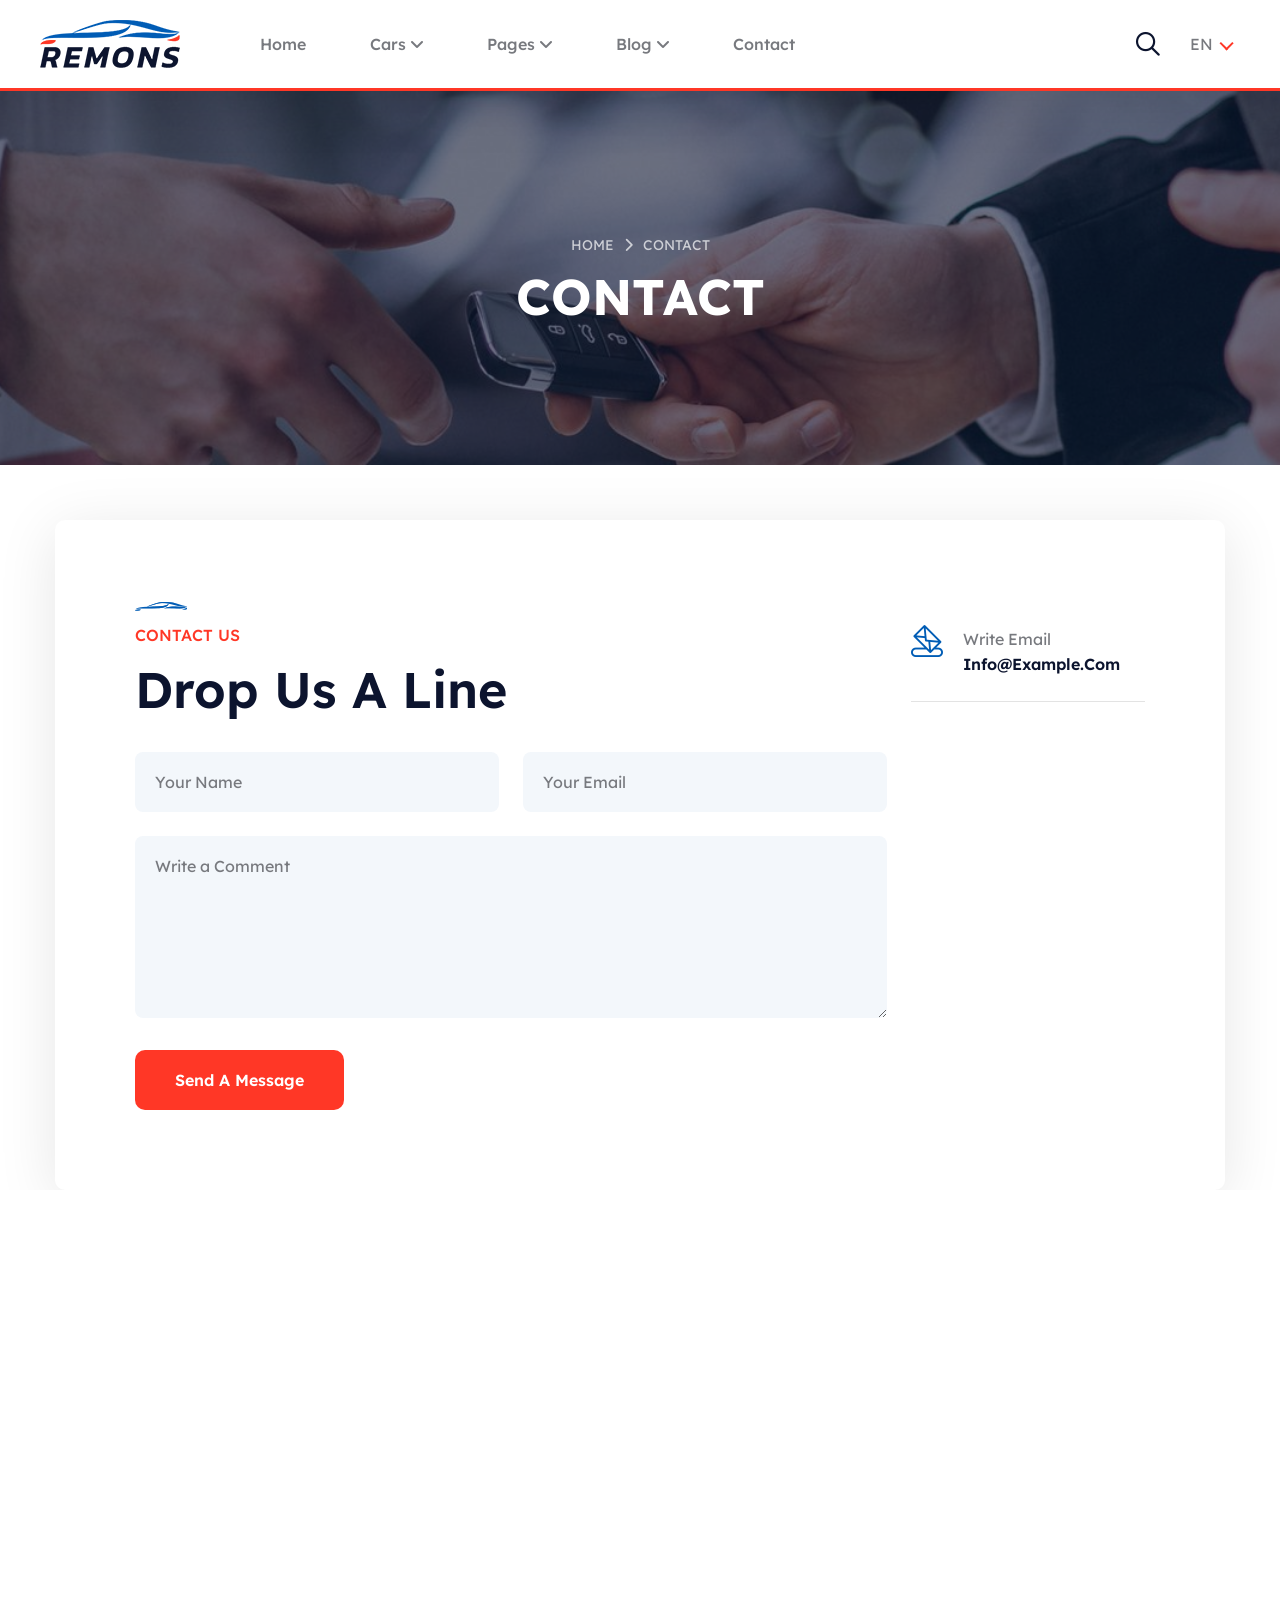
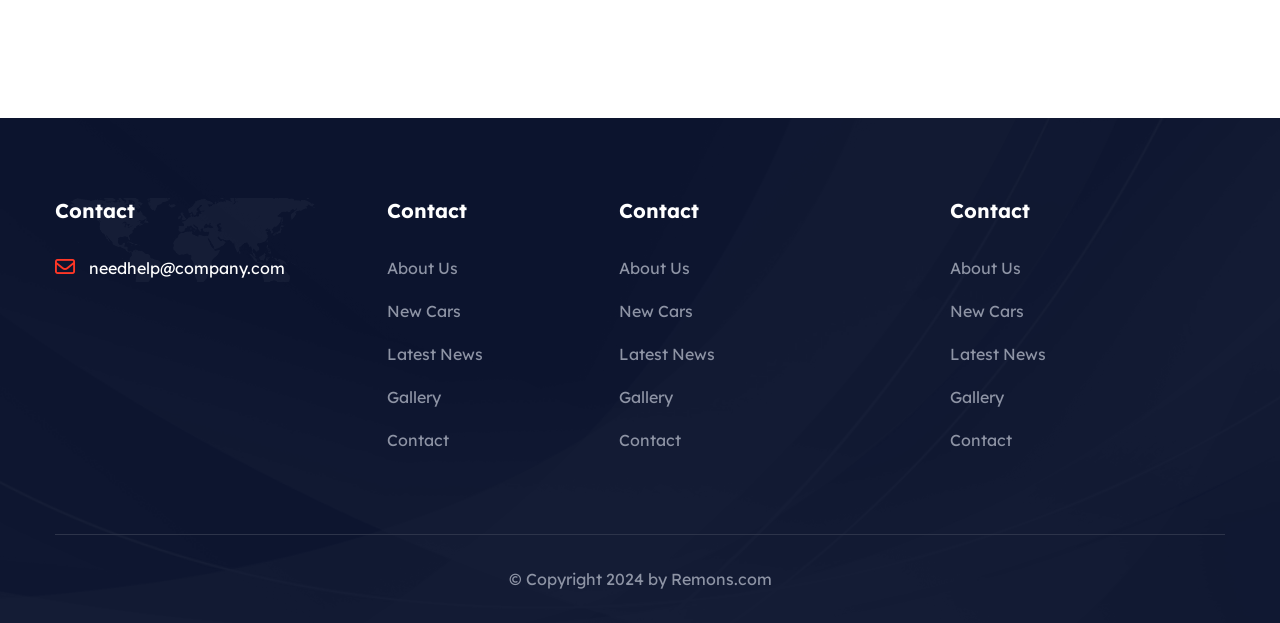
<file: contact.html>
<!doctype html>
<html lang="en">
<!--<< Header Area >>-->

<head>
    <!-- ========== Meta Tags ========== -->
    <meta charset="UTF-8" />
    <meta http-equiv="X-UA-Compatible" content="IE=edge" />
    <meta name="viewport" content="width=device-width, initial-scale=1" />
    <meta name="author" content="pixydrops" />
    <meta name="description" content="Remons - Booking Rental HTML Template" />
    <!-- ======== Page title ============ -->
    <title>Remons | CONTACT</title>
    <!--<< Favcion >>-->
    <link rel="shortcut icon" href="assets/img/favicon.png" />
    <!--<< Bootstrap min.css >>-->
    <link rel="stylesheet" href="assets/css/bootstrap.min.css" />
    <!--<< All Min Css >>-->
    <link rel="stylesheet" href="assets/css/all.min.css" />
    <!--<< Animate.css >>-->
    <link rel="stylesheet" href="assets/css/animate.css" />
    <!--<< Magnific Popup.css >>-->
    <link rel="stylesheet" href="assets/css/magnific-popup.css" />
    <!--<< MeanMenu.css >>-->
    <link rel="stylesheet" href="assets/css/meanmenu.css" />
    <!--<< DatePicker.css >>-->
    <link rel="stylesheet" href="assets/css/datepickerboot.css" />
    <!--<< Swiper Bundle.css >>-->
    <link rel="stylesheet" href="assets/css/swiper-bundle.min.css" />
    <!--<< Nice Select.css >>-->
    <link rel="stylesheet" href="assets/css/nice-select.css" />
    <!--<< Main.css >>-->
    <link rel="stylesheet" href="assets/css/main.css" />
    <!--<< Main.css >>-->
    <link rel="stylesheet" href="assets/css/custom.css" />
</head>

<body>
    <!-- Back To Top Start -->
    <div class="scroll-up">
        <svg class="scroll-circle svg-content" width="100%" height="100%" viewBox="-1 -1 102 102">
            <path d="M50,1 a49,49 0 0,1 0,98 a49,49 0 0,1 0,-98" />
        </svg>
    </div>

    <!-- Offcanvas Area Start -->
    <div class="fix-area">
        <div class="offcanvas__info">
            <div class="offcanvas__wrapper">
                <div class="offcanvas__content">
                    <div class="offcanvas__top mb-5 d-flex justify-content-between align-items-center">
                        <div class="offcanvas__logo">
                            <a href="index.html">
                                <img src="assets/img/logo/black-logo.svg" alt="logo-img" />
                            </a>
                        </div>

                        <div class="m-languages">
                            <select id="languageSelect" class="nice-select">
                                <option value="en" selected>EN</option>
                                <option value="fr">FR</option>
                                <option value="de">DE</option>
                            </select>
                        </div>

                        <div class="offcanvas__close">
                            <button>
                                <i class="fas fa-times"></i>
                            </button>
                        </div>
                    </div>

                    <div class="mobile-menu fix mb-3"></div>
                    <div class="offcanvas__contact"></div>
                </div>
            </div>
        </div>
    </div>
    <div class="offcanvas__overlay"></div>

    <!-- Header Section Start -->
    <header id="header-sticky" class="header-1">
        <div class="container-fluid">
            <div class="mega-menu-wrapper">
                <div class="header-main">
                    <div class="header-left">
                        <div class="logo">
                            <a href="index.html" class="header-logo">
                                <img src="assets/img/logo/black-logo.svg" alt="logo-img" />
                            </a>
                        </div>
                        <div class="mean__menu-wrapper">
                            <div class="main-menu">
                                <nav id="mobile-menu">
                                    <ul>
                                        <li>
                                            <a href="index.html">Home</a>
                                        </li>

                                        <li>
                                            <a href="#">
                                                Cars
                                                <i class="fas fa-angle-down"></i>
                                            </a>

                                            <ul class="submenu">
                                                <li><a href="cars-grid.html">Car Grid</a></li>
                                                <li>
                                                    <a href="car-details.html">Car Details</a>
                                                </li>
                                            </ul>
                                        </li>

                                        <li class="has-dropdown">
                                            <a href="#">
                                                Pages
                                                <i class="fas fa-angle-down"></i>
                                            </a>

                                            <ul class="submenu">
                                                <li><a href="login.html">Login</a></li>
                                                <li><a href="signup.html">Signup</a></li>
                                                <li><a href="404.html">404 Error</a></li>
                                                <li>
                                                    <a href="terms-conditions.html">Terms & Conditions</a>
                                                </li>
                                            </ul>
                                        </li>

                                        <li>
                                            <a href="#">
                                                Blog
                                                <i class="fas fa-angle-down"></i>
                                            </a>
                                            <ul class="submenu">
                                                <li><a href="blogs.html">Blog</a></li>
                                                <li>
                                                    <a href="blog-details.html">Blog Details</a>
                                                </li>
                                            </ul>
                                        </li>

                                        <li>
                                            <a href="contact.html">Contact</a>
                                        </li>
                                    </ul>
                                </nav>
                            </div>
                        </div>
                    </div>

                    <div class="header-right d-flex justify-content-end align-items-center">
                        <button class="search-trigger search-icon mmenu-btn">
                            <i class="fa-regular fa-magnifying-glass"></i>
                        </button>

                        <div class="languages">
                            <select id="languageSelect" class="nice-select">
                                <option value="en" selected>EN</option>
                                <option value="fr">FR</option>
                                <option value="de">DE</option>
                            </select>
                        </div>

                        <div class="header__hamburger d-xl-none my-auto">
                            <div class="sidebar__toggle">
                                <i class="fas fa-bars"></i>
                            </div>
                        </div>
                    </div>
                </div>
            </div>
        </div>
    </header>

    <!-- Search Area Start -->
    <div class="search-wrap">
        <div class="search-inner">
            <i class="fas fa-times search-close" id="search-close"></i>
            <div class="search-cell">
                <form method="get">
                    <div class="search-field-holder">
                        <input type="search" class="main-search-input" placeholder="Enter VIN to Search..." />
                    </div>
                </form>
            </div>
        </div>
    </div>

    <!--<< Breadcrumb Section Start >>-->
    <div class="breadcrumb-wrapper bg-cover" style="background-image: url('assets/img/bg-header-banner.jpg')">
        <div class="container">
            <div class="page-heading">
                <ul class="breadcrumb-items wow fadeInUp" data-wow-delay=".3s">
                    <li>
                        <a href="index.html"> Home </a>
                    </li>
                    <li>
                        <i class="fas fa-chevron-right"></i>
                    </li>
                    <li>Contact</li>
                </ul>
                <h1 class="wow fadeInUp" data-wow-delay=".5s">Contact</h1>
            </div>
        </div>
    </div>

    <!-- Contact Section Start -->
    <section class="contact-section-1 fix section-padding pb-0">
        <div class="container">
            <div class="contact-wrapper-area">
                <div class="row g-4">
                    <div class="col-lg-9">
                        <div class="contact-content">
                            <div class="section-title">
                                <img src="assets/img/sub-icon.png" alt="icon-img" class="wow fadeInUp" />
                                <span class="wow fadeInUp" data-wow-delay=".2s">contact us</span>
                                <h2 class="wow fadeInUp" data-wow-delay=".4s">
                                    Drop us a Line
                                </h2>
                            </div>
                            <form action="contact.html#" id="contact-form" method="POST"
                                class="contact-form-items mt-5 mt-md-0">
                                <div class="row g-4">
                                    <div class="col-lg-6">
                                        <div class="form-clt">
                                            <input type="text" name="name" id="name" placeholder="Your Name" />
                                        </div>
                                    </div>
                                    <div class="col-lg-6">
                                        <div class="form-clt">
                                            <input type="text" name="email" id="email2" placeholder="Your Email" />
                                        </div>
                                    </div>
                                    <div class="col-lg-12">
                                        <div class="form-clt">
                                            <textarea name="message" id="message"
                                                placeholder="Write a Comment"></textarea>
                                        </div>
                                    </div>
                                    <div class="col-lg-6">
                                        <button type="submit" class="theme-btn">
                                            Send a Message
                                        </button>
                                    </div>
                                </div>
                            </form>
                        </div>
                    </div>
                    <div class="col-lg-3">
                        <div class="contact-right-items">
                            <div class="icon-items">
                                <div class="icon">
                                    <img src="assets/img/email.png" alt="img" />
                                </div>
                                <div class="content">
                                    <p>Write Email</p>
                                    <h6>
                                        <a href="mailto:info@example.com" class="link">info@example.com</a>
                                    </h6>
                                </div>
                            </div>
                        </div>
                    </div>
                </div>
            </div>
        </div>
    </section>

    <!--<< Map Section Start >>-->
    <div class="map-section">
        <div class="map-items">
            <div class="googpemap">
                <iframe
                    src="https://www.google.com/maps/embed?pb=!1m18!1m12!1m3!1d6678.7619084840835!2d144.9618311901502!3d-37.81450084255415!2m3!1f0!2f0!3f0!3m2!1i1024!2i768!4f13.1!3m3!1m2!1s0x6ad642b4758afc1d%3A0x3119cc820fdfc62e!2sEnvato!5e0!3m2!1sen!2sbd!4v1641984054261!5m2!1sen!2sbd"
                    style="border: 0" allowfullscreen="" loading="lazy"></iframe>
            </div>
        </div>
    </div>

    <!-- Footer Section Start -->
    <footer class="footer-section fix">
        <div class="container">
            <div class="footer-widgets-wrapper">
                <div class="row justify-content-between">
                    <div class="col-xl-3 col-lg-4 col-md-6 wow fadeInUp" data-wow-delay=".2s">
                        <div class="single-footer-widget shape-map">
                            <div class="widget-head">
                                <h4>Contact</h4>
                            </div>
                            <div class="footer-content">
                                <ul class="contact-info">
                                    <li>
                                        <i class="fa-regular fa-envelope"></i>
                                        <a href="mailto:needhelp@company.com">needhelp@company.com</a>
                                    </li>
                                </ul>
                            </div>
                        </div>
                    </div>
                    <div class="col-xl-2 col-lg-4 col-md-6 wow fadeInUp" data-wow-delay=".4s">
                        <div class="single-footer-widget">
                            <div class="widget-head">
                                <h4>Contact</h4>
                            </div>
                            <ul class="list-items">
                                <li>
                                    <a href="about.html"> About Us </a>
                                </li>
                                <li>
                                    <a href="car-details.html"> New Cars </a>
                                </li>
                                <li>
                                    <a href="news-details.html"> Latest News </a>
                                </li>
                                <li>
                                    <a href="gallery.html"> Gallery </a>
                                </li>
                                <li>
                                    <a href="contact.html"> Contact </a>
                                </li>
                            </ul>
                        </div>
                    </div>
                    <div class="col-xl-3 col-lg-4 col-md-6 wow fadeInUp" data-wow-delay=".6s">
                        <div class="single-footer-widget">
                            <div class="widget-head">
                                <h4>Contact</h4>
                            </div>
                            <ul class="list-items">
                                <li>
                                    <a href="about.html"> About Us </a>
                                </li>
                                <li>
                                    <a href="car-details.html"> New Cars </a>
                                </li>
                                <li>
                                    <a href="news-details.html"> Latest News </a>
                                </li>
                                <li>
                                    <a href="gallery.html"> Gallery </a>
                                </li>
                                <li>
                                    <a href="contact.html"> Contact </a>
                                </li>
                            </ul>
                        </div>
                    </div>
                    <div class="col-xl-3 col-lg-4 col-md-6 wow fadeInUp" data-wow-delay=".8s">
                        <div class="single-footer-widget">
                            <div class="widget-head">
                                <h4>Contact</h4>
                            </div>
                            <ul class="list-items">
                                <li>
                                    <a href="about.html"> About Us </a>
                                </li>
                                <li>
                                    <a href="car-details.html"> New Cars </a>
                                </li>
                                <li>
                                    <a href="news-details.html"> Latest News </a>
                                </li>
                                <li>
                                    <a href="gallery.html"> Gallery </a>
                                </li>
                                <li>
                                    <a href="contact.html"> Contact </a>
                                </li>
                            </ul>
                        </div>
                    </div>
                </div>
            </div>
            <div class="footer-bottom">
                <div class="footer-wrapper">
                    <p class="wow fadeInUp" data-wow-delay=".4s">
                        © Copyright 2024 by <a href="index.html">Remons.com</a>
                    </p>
                </div>
            </div>
        </div>
    </footer>

    <!--<< All JS Plugins >>-->
    <script src="assets/js/jquery-3.7.1.min.js"></script>
    <!--<< Viewport Js >>-->
    <script src="assets/js/viewport.jquery.js"></script>
    <!--<< Bootstrap Js >>-->
    <script src="assets/js/bootstrap.bundle.min.js"></script>
    <!--<< Nice Select Js >>-->
    <script src="assets/js/jquery.nice-select.min.js"></script>
    <!--<< Waypoints Js >>-->
    <script src="assets/js/jquery.waypoints.js"></script>
    <!--<< Counterup Js >>-->
    <script src="assets/js/jquery.counterup.min.js"></script>
    <!--<< Datepicker Js >>-->
    <script src="assets/js/bootstrap-datepicker.js"></script>
    <!--<< Swiper Slider Js >>-->
    <script src="assets/js/swiper-bundle.min.js"></script>
    <!--<< MeanMenu Js >>-->
    <script src="assets/js/jquery.meanmenu.min.js"></script>
    <!--<< Magnific Popup Js >>-->
    <script src="assets/js/jquery.magnific-popup.min.js"></script>
    <!--<< GSAP Animation Js >>-->
    <script src="assets/js/animation.js"></script>
    <!--<< Wow Animation Js >>-->
    <script src="assets/js/wow.min.js"></script>
    <!--<< Ajax-Mail.js >>-->
    <script src="assets/js/ajax-mail.js"></script>
    <!--<< Main.js >>-->
    <script src="assets/js/main.js"></script>
</body>

</html>
</file>
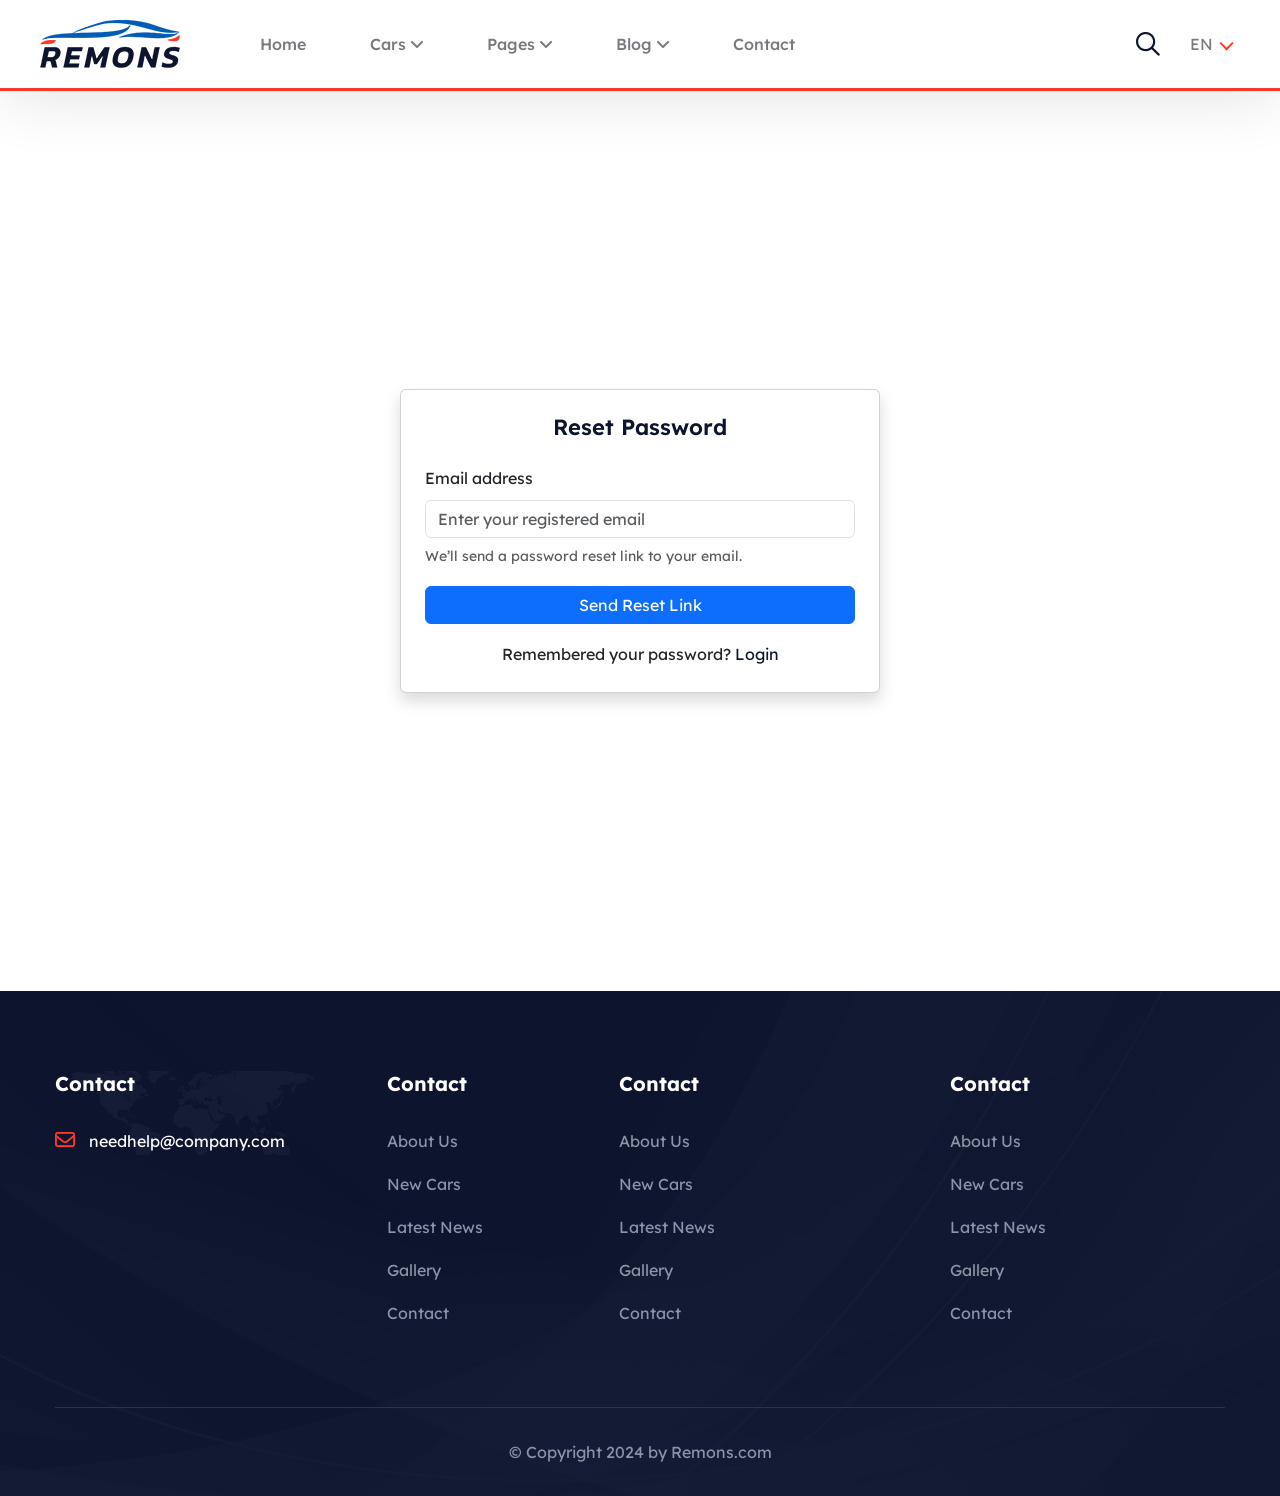
<file: forgot-password.html>
<!doctype html>
<html lang="en">
<!--<< Header Area >>-->

<head>
    <!-- ========== Meta Tags ========== -->
    <meta charset="UTF-8" />
    <meta http-equiv="X-UA-Compatible" content="IE=edge" />
    <meta name="viewport" content="width=device-width, initial-scale=1" />
    <meta name="author" content="pixydrops" />
    <meta name="description" content="Remons - Booking Rental HTML Template" />
    <!-- ======== Page title ============ -->
    <title>Remons | RESET PASSWORD</title>
    <!--<< Favcion >>-->
    <link rel="shortcut icon" href="assets/img/favicon.png" />
    <!--<< Bootstrap min.css >>-->
    <link rel="stylesheet" href="assets/css/bootstrap.min.css" />
    <!--<< All Min Css >>-->
    <link rel="stylesheet" href="assets/css/all.min.css" />
    <!--<< Animate.css >>-->
    <link rel="stylesheet" href="assets/css/animate.css" />
    <!--<< Magnific Popup.css >>-->
    <link rel="stylesheet" href="assets/css/magnific-popup.css" />
    <!--<< MeanMenu.css >>-->
    <link rel="stylesheet" href="assets/css/meanmenu.css" />
    <!--<< DatePicker.css >>-->
    <link rel="stylesheet" href="assets/css/datepickerboot.css" />
    <!--<< Swiper Bundle.css >>-->
    <link rel="stylesheet" href="assets/css/swiper-bundle.min.css" />
    <!--<< Nice Select.css >>-->
    <link rel="stylesheet" href="assets/css/nice-select.css" />
    <!--<< Main.css >>-->
    <link rel="stylesheet" href="assets/css/main.css" />
    <!--<< Main.css >>-->
    <link rel="stylesheet" href="assets/css/custom.css" />
</head>

<body>
    <!-- Back To Top Start -->
    <div class="scroll-up">
        <svg class="scroll-circle svg-content" width="100%" height="100%" viewBox="-1 -1 102 102">
            <path d="M50,1 a49,49 0 0,1 0,98 a49,49 0 0,1 0,-98" />
        </svg>
    </div>

    <!-- Offcanvas Area Start -->
    <div class="fix-area">
        <div class="offcanvas__info">
            <div class="offcanvas__wrapper">
                <div class="offcanvas__content">
                    <div class="offcanvas__top mb-5 d-flex justify-content-between align-items-center">
                        <div class="offcanvas__logo">
                            <a href="index.html">
                                <img src="assets/img/logo/black-logo.svg" alt="logo-img" />
                            </a>
                        </div>

                        <div class="m-languages">
                            <select id="languageSelect" class="nice-select">
                                <option value="en" selected>EN</option>
                                <option value="fr">FR</option>
                                <option value="de">DE</option>
                            </select>
                        </div>

                        <div class="offcanvas__close">
                            <button>
                                <i class="fas fa-times"></i>
                            </button>
                        </div>
                    </div>

                    <div class="mobile-menu fix mb-3"></div>
                    <div class="offcanvas__contact"></div>
                </div>
            </div>
        </div>
    </div>
    <div class="offcanvas__overlay"></div>

    <!-- Header Section Start -->
    <header id="header-sticky" class="header-1">
        <div class="container-fluid">
            <div class="mega-menu-wrapper">
                <div class="header-main">
                    <div class="header-left">
                        <div class="logo">
                            <a href="index.html" class="header-logo">
                                <img src="assets/img/logo/black-logo.svg" alt="logo-img" />
                            </a>
                        </div>
                        <div class="mean__menu-wrapper">
                            <div class="main-menu">
                                <nav id="mobile-menu">
                                    <ul>
                                        <li>
                                            <a href="index.html">Home</a>
                                        </li>

                                        <li>
                                            <a href="#">
                                                Cars
                                                <i class="fas fa-angle-down"></i>
                                            </a>

                                            <ul class="submenu">
                                                <li><a href="cars-grid.html">Car Grid</a></li>
                                                <li>
                                                    <a href="car-details.html">Car Details</a>
                                                </li>
                                            </ul>
                                        </li>

                                        <li class="has-dropdown">
                                            <a href="#">
                                                Pages
                                                <i class="fas fa-angle-down"></i>
                                            </a>

                                            <ul class="submenu">
                                                <li><a href="login.html">Login</a></li>
                                                <li><a href="signup.html">Signup</a></li>
                                                <li><a href="404.html">404 Error</a></li>
                                                <li>
                                                    <a href="terms-conditions.html">Terms & Conditions</a>
                                                </li>
                                            </ul>
                                        </li>

                                        <li>
                                            <a href="#">
                                                Blog
                                                <i class="fas fa-angle-down"></i>
                                            </a>
                                            <ul class="submenu">
                                                <li><a href="blogs.html">Blog</a></li>
                                                <li>
                                                    <a href="blog-details.html">Blog Details</a>
                                                </li>
                                            </ul>
                                        </li>

                                        <li>
                                            <a href="contact.html">Contact</a>
                                        </li>
                                    </ul>
                                </nav>
                            </div>
                        </div>
                    </div>

                    <div class="header-right d-flex justify-content-end align-items-center">
                        <button class="search-trigger search-icon mmenu-btn">
                            <i class="fa-regular fa-magnifying-glass"></i>
                        </button>

                        <div class="languages">
                            <select id="languageSelect" class="nice-select">
                                <option value="en" selected>EN</option>
                                <option value="fr">FR</option>
                                <option value="de">DE</option>
                            </select>
                        </div>

                        <div class="header__hamburger d-xl-none my-auto">
                            <div class="sidebar__toggle">
                                <i class="fas fa-bars"></i>
                            </div>
                        </div>
                    </div>
                </div>
            </div>
        </div>
    </header>

    <!-- Search Area Start -->
    <div class="search-wrap">
        <div class="search-inner">
            <i class="fas fa-times search-close" id="search-close"></i>
            <div class="search-cell">
                <form method="get">
                    <div class="search-field-holder">
                        <input type="search" class="main-search-input" placeholder="Enter VIN to Search..." />
                    </div>
                </form>
            </div>
        </div>
    </div>

    <section style="min-height: 550px">
        <div class="container">
            <div class="row">
                <div class="col-lg-8 mx-auto">
                    <div class="d-flex justify-content-center align-items-center vh-100">
                        <div class="card shadow p-4" style="width: 30rem">
                            <h3 class="text-center mb-4">Reset Password</h3>

                            <form>
                                <div class="mb-3">
                                    <label for="email" class="form-label">Email address</label>
                                    <input type="email" class="form-control" id="email"
                                        placeholder="Enter your registered email" required />
                                    <div class="form-text">
                                        We’ll send a password reset link to your email.
                                    </div>
                                </div>

                                <button type="submit" class="btn btn-primary w-100">
                                    Send Reset Link
                                </button>
                            </form>

                            <p class="text-center mt-3 mb-0">
                                Remembered your password?
                                <a href="login.html" class="text-decoration-none">Login</a>
                            </p>
                        </div>
                    </div>
                </div>
            </div>
        </div>
    </section>

    <!-- Footer Section Start -->
    <footer class="footer-section fix">
        <div class="container">
            <div class="footer-widgets-wrapper">
                <div class="row justify-content-between">
                    <div class="col-xl-3 col-lg-4 col-md-6 wow fadeInUp" data-wow-delay=".2s">
                        <div class="single-footer-widget shape-map">
                            <div class="widget-head">
                                <h4>Contact</h4>
                            </div>
                            <div class="footer-content">
                                <ul class="contact-info">
                                    <li>
                                        <i class="fa-regular fa-envelope"></i>
                                        <a href="mailto:needhelp@company.com">needhelp@company.com</a>
                                    </li>
                                </ul>
                            </div>
                        </div>
                    </div>
                    <div class="col-xl-2 col-lg-4 col-md-6 wow fadeInUp" data-wow-delay=".4s">
                        <div class="single-footer-widget">
                            <div class="widget-head">
                                <h4>Contact</h4>
                            </div>
                            <ul class="list-items">
                                <li>
                                    <a href="about.html"> About Us </a>
                                </li>
                                <li>
                                    <a href="car-details.html"> New Cars </a>
                                </li>
                                <li>
                                    <a href="news-details.html"> Latest News </a>
                                </li>
                                <li>
                                    <a href="gallery.html"> Gallery </a>
                                </li>
                                <li>
                                    <a href="contact.html"> Contact </a>
                                </li>
                            </ul>
                        </div>
                    </div>
                    <div class="col-xl-3 col-lg-4 col-md-6 wow fadeInUp" data-wow-delay=".6s">
                        <div class="single-footer-widget">
                            <div class="widget-head">
                                <h4>Contact</h4>
                            </div>
                            <ul class="list-items">
                                <li>
                                    <a href="about.html"> About Us </a>
                                </li>
                                <li>
                                    <a href="car-details.html"> New Cars </a>
                                </li>
                                <li>
                                    <a href="news-details.html"> Latest News </a>
                                </li>
                                <li>
                                    <a href="gallery.html"> Gallery </a>
                                </li>
                                <li>
                                    <a href="contact.html"> Contact </a>
                                </li>
                            </ul>
                        </div>
                    </div>
                    <div class="col-xl-3 col-lg-4 col-md-6 wow fadeInUp" data-wow-delay=".8s">
                        <div class="single-footer-widget">
                            <div class="widget-head">
                                <h4>Contact</h4>
                            </div>
                            <ul class="list-items">
                                <li>
                                    <a href="about.html"> About Us </a>
                                </li>
                                <li>
                                    <a href="car-details.html"> New Cars </a>
                                </li>
                                <li>
                                    <a href="news-details.html"> Latest News </a>
                                </li>
                                <li>
                                    <a href="gallery.html"> Gallery </a>
                                </li>
                                <li>
                                    <a href="contact.html"> Contact </a>
                                </li>
                            </ul>
                        </div>
                    </div>
                </div>
            </div>
            <div class="footer-bottom">
                <div class="footer-wrapper">
                    <p class="wow fadeInUp" data-wow-delay=".4s">
                        © Copyright 2024 by <a href="index.html">Remons.com</a>
                    </p>
                </div>
            </div>
        </div>
    </footer>

    <!--<< All JS Plugins >>-->
    <script src="assets/js/jquery-3.7.1.min.js"></script>
    <!--<< Viewport Js >>-->
    <script src="assets/js/viewport.jquery.js"></script>
    <!--<< Bootstrap Js >>-->
    <script src="assets/js/bootstrap.bundle.min.js"></script>
    <!--<< Nice Select Js >>-->
    <script src="assets/js/jquery.nice-select.min.js"></script>
    <!--<< Waypoints Js >>-->
    <script src="assets/js/jquery.waypoints.js"></script>
    <!--<< Counterup Js >>-->
    <script src="assets/js/jquery.counterup.min.js"></script>
    <!--<< Datepicker Js >>-->
    <script src="assets/js/bootstrap-datepicker.js"></script>
    <!--<< Swiper Slider Js >>-->
    <script src="assets/js/swiper-bundle.min.js"></script>
    <!--<< MeanMenu Js >>-->
    <script src="assets/js/jquery.meanmenu.min.js"></script>
    <!--<< Magnific Popup Js >>-->
    <script src="assets/js/jquery.magnific-popup.min.js"></script>
    <!--<< GSAP Animation Js >>-->
    <script src="assets/js/animation.js"></script>
    <!--<< Wow Animation Js >>-->
    <script src="assets/js/wow.min.js"></script>
    <!--<< Main.js >>-->
    <script src="assets/js/main.js"></script>
</body>

</html>
</file>
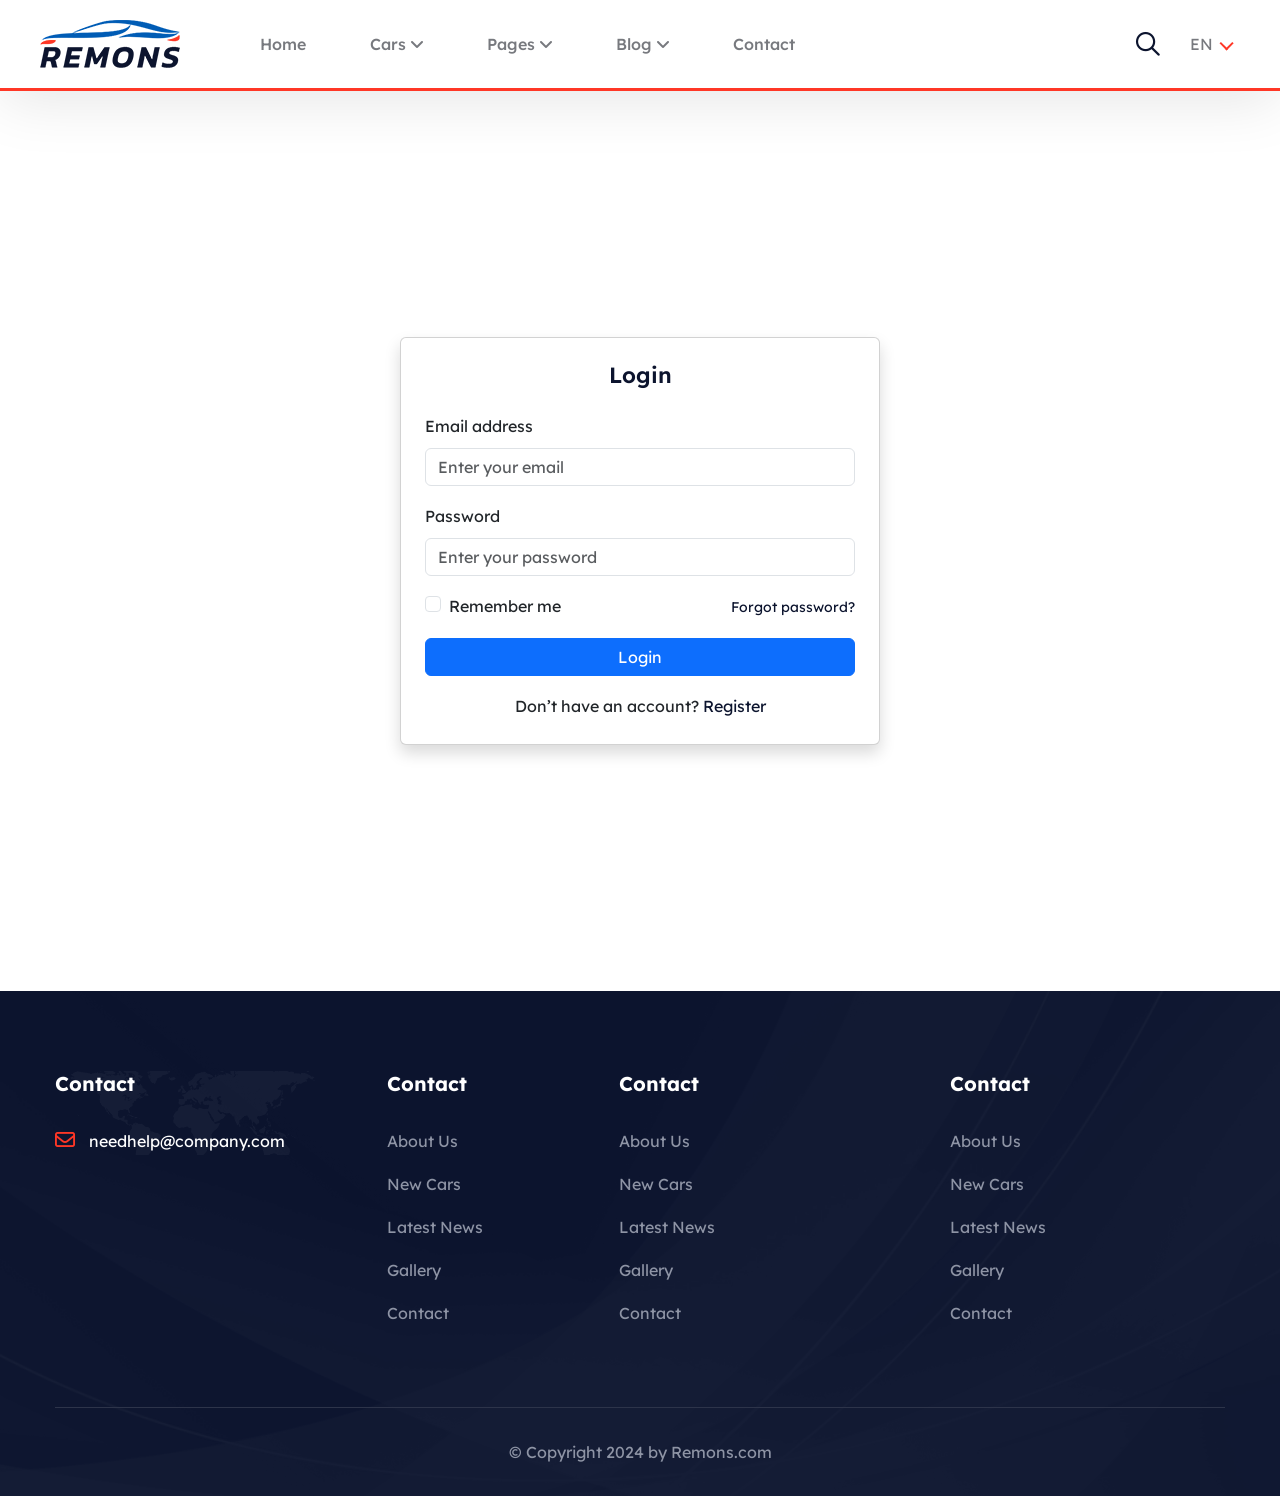
<file: login.html>
<!doctype html>
<html lang="en">
<!--<< Header Area >>-->

<head>
    <!-- ========== Meta Tags ========== -->
    <meta charset="UTF-8" />
    <meta http-equiv="X-UA-Compatible" content="IE=edge" />
    <meta name="viewport" content="width=device-width, initial-scale=1" />
    <meta name="author" content="pixydrops" />
    <meta name="description" content="Remons - Booking Rental HTML Template" />
    <!-- ======== Page title ============ -->
    <title>Remons | LOGIN</title>
    <!--<< Favcion >>-->
    <link rel="shortcut icon" href="assets/img/favicon.png" />
    <!--<< Bootstrap min.css >>-->
    <link rel="stylesheet" href="assets/css/bootstrap.min.css" />
    <!--<< All Min Css >>-->
    <link rel="stylesheet" href="assets/css/all.min.css" />
    <!--<< Animate.css >>-->
    <link rel="stylesheet" href="assets/css/animate.css" />
    <!--<< Magnific Popup.css >>-->
    <link rel="stylesheet" href="assets/css/magnific-popup.css" />
    <!--<< MeanMenu.css >>-->
    <link rel="stylesheet" href="assets/css/meanmenu.css" />
    <!--<< DatePicker.css >>-->
    <link rel="stylesheet" href="assets/css/datepickerboot.css" />
    <!--<< Swiper Bundle.css >>-->
    <link rel="stylesheet" href="assets/css/swiper-bundle.min.css" />
    <!--<< Nice Select.css >>-->
    <link rel="stylesheet" href="assets/css/nice-select.css" />
    <!--<< Main.css >>-->
    <link rel="stylesheet" href="assets/css/main.css" />
    <!--<< Main.css >>-->
    <link rel="stylesheet" href="assets/css/custom.css" />
</head>

<body>
    <!-- Back To Top Start -->
    <div class="scroll-up">
        <svg class="scroll-circle svg-content" width="100%" height="100%" viewBox="-1 -1 102 102">
            <path d="M50,1 a49,49 0 0,1 0,98 a49,49 0 0,1 0,-98" />
        </svg>
    </div>

    <!-- Offcanvas Area Start -->
    <div class="fix-area">
        <div class="offcanvas__info">
            <div class="offcanvas__wrapper">
                <div class="offcanvas__content">
                    <div class="offcanvas__top mb-5 d-flex justify-content-between align-items-center">
                        <div class="offcanvas__logo">
                            <a href="index.html">
                                <img src="assets/img/logo/black-logo.svg" alt="logo-img" />
                            </a>
                        </div>

                        <div class="m-languages">
                            <select id="languageSelect" class="nice-select">
                                <option value="en" selected>EN</option>
                                <option value="fr">FR</option>
                                <option value="de">DE</option>
                            </select>
                        </div>

                        <div class="offcanvas__close">
                            <button>
                                <i class="fas fa-times"></i>
                            </button>
                        </div>
                    </div>

                    <div class="mobile-menu fix mb-3"></div>
                    <div class="offcanvas__contact"></div>
                </div>
            </div>
        </div>
    </div>
    <div class="offcanvas__overlay"></div>

    <!-- Header Section Start -->
    <header id="header-sticky" class="header-1">
        <div class="container-fluid">
            <div class="mega-menu-wrapper">
                <div class="header-main">
                    <div class="header-left">
                        <div class="logo">
                            <a href="index.html" class="header-logo">
                                <img src="assets/img/logo/black-logo.svg" alt="logo-img" />
                            </a>
                        </div>
                        <div class="mean__menu-wrapper">
                            <div class="main-menu">
                                <nav id="mobile-menu">
                                    <ul>
                                        <li>
                                            <a href="index.html">Home</a>
                                        </li>

                                        <li>
                                            <a href="#">
                                                Cars
                                                <i class="fas fa-angle-down"></i>
                                            </a>

                                            <ul class="submenu">
                                                <li><a href="cars-grid.html">Car Grid</a></li>
                                                <li>
                                                    <a href="car-details.html">Car Details</a>
                                                </li>
                                            </ul>
                                        </li>

                                        <li class="has-dropdown">
                                            <a href="#">
                                                Pages
                                                <i class="fas fa-angle-down"></i>
                                            </a>

                                            <ul class="submenu">
                                                <li><a href="login.html">Login</a></li>
                                                <li><a href="signup.html">Signup</a></li>
                                                <li><a href="404.html">404 Error</a></li>
                                                <li>
                                                    <a href="terms-conditions.html">Terms & Conditions</a>
                                                </li>
                                            </ul>
                                        </li>

                                        <li>
                                            <a href="#">
                                                Blog
                                                <i class="fas fa-angle-down"></i>
                                            </a>
                                            <ul class="submenu">
                                                <li><a href="blogs.html">Blog</a></li>
                                                <li>
                                                    <a href="blog-details.html">Blog Details</a>
                                                </li>
                                            </ul>
                                        </li>

                                        <li>
                                            <a href="contact.html">Contact</a>
                                        </li>
                                    </ul>
                                </nav>
                            </div>
                        </div>
                    </div>

                    <div class="header-right d-flex justify-content-end align-items-center">
                        <button class="search-trigger search-icon mmenu-btn">
                            <i class="fa-regular fa-magnifying-glass"></i>
                        </button>

                        <div class="languages">
                            <select id="languageSelect" class="nice-select">
                                <option value="en" selected>EN</option>
                                <option value="fr">FR</option>
                                <option value="de">DE</option>
                            </select>
                        </div>

                        <div class="header__hamburger d-xl-none my-auto">
                            <div class="sidebar__toggle">
                                <i class="fas fa-bars"></i>
                            </div>
                        </div>
                    </div>
                </div>
            </div>
        </div>
    </header>

    <!-- Search Area Start -->
    <div class="search-wrap">
        <div class="search-inner">
            <i class="fas fa-times search-close" id="search-close"></i>
            <div class="search-cell">
                <form method="get">
                    <div class="search-field-holder">
                        <input type="search" class="main-search-input" placeholder="Enter VIN to Search..." />
                    </div>
                </form>
            </div>
        </div>
    </div>

    <section style="min-height: 550px">
        <div class="container">
            <div class="row">
                <div class="col-lg-8 mx-auto">
                    <div class="d-flex justify-content-center align-items-center vh-100">
                        <div class="card shadow p-4" style="width: 30rem">
                            <h3 class="text-center mb-4">Login</h3>

                            <form>
                                <div class="mb-3">
                                    <label for="email" class="form-label">Email address</label>
                                    <input type="email" class="form-control" id="email" placeholder="Enter your email"
                                        required />
                                </div>

                                <div class="mb-3">
                                    <label for="password" class="form-label">Password</label>
                                    <input type="password" class="form-control" id="password"
                                        placeholder="Enter your password" required />
                                </div>

                                <div class="d-flex justify-content-between align-items-center mb-3">
                                    <div class="form-check">
                                        <input class="form-check-input" type="checkbox" id="rememberMe" />
                                        <label class="form-check-label" for="rememberMe">Remember me</label>
                                    </div>
                                    <a href="forgot-password.html" class="small text-decoration-none">Forgot
                                        password?</a>
                                </div>

                                <button type="submit" class="btn btn-primary w-100">
                                    Login
                                </button>
                            </form>

                            <p class="text-center mt-3 mb-0">
                                Don’t have an account?
                                <a href="signup.html" class="text-decoration-none">Register</a>
                            </p>
                        </div>
                    </div>
                </div>
            </div>
        </div>
    </section>

    <!-- Footer Section Start -->
    <footer class="footer-section fix">
        <div class="container">
            <div class="footer-widgets-wrapper">
                <div class="row justify-content-between">
                    <div class="col-xl-3 col-lg-4 col-md-6 wow fadeInUp" data-wow-delay=".2s">
                        <div class="single-footer-widget shape-map">
                            <div class="widget-head">
                                <h4>Contact</h4>
                            </div>
                            <div class="footer-content">
                                <ul class="contact-info">
                                    <li>
                                        <i class="fa-regular fa-envelope"></i>
                                        <a href="mailto:needhelp@company.com">needhelp@company.com</a>
                                    </li>
                                </ul>
                            </div>
                        </div>
                    </div>
                    <div class="col-xl-2 col-lg-4 col-md-6 wow fadeInUp" data-wow-delay=".4s">
                        <div class="single-footer-widget">
                            <div class="widget-head">
                                <h4>Contact</h4>
                            </div>
                            <ul class="list-items">
                                <li>
                                    <a href="about.html"> About Us </a>
                                </li>
                                <li>
                                    <a href="car-details.html"> New Cars </a>
                                </li>
                                <li>
                                    <a href="news-details.html"> Latest News </a>
                                </li>
                                <li>
                                    <a href="gallery.html"> Gallery </a>
                                </li>
                                <li>
                                    <a href="contact.html"> Contact </a>
                                </li>
                            </ul>
                        </div>
                    </div>
                    <div class="col-xl-3 col-lg-4 col-md-6 wow fadeInUp" data-wow-delay=".6s">
                        <div class="single-footer-widget">
                            <div class="widget-head">
                                <h4>Contact</h4>
                            </div>
                            <ul class="list-items">
                                <li>
                                    <a href="about.html"> About Us </a>
                                </li>
                                <li>
                                    <a href="car-details.html"> New Cars </a>
                                </li>
                                <li>
                                    <a href="news-details.html"> Latest News </a>
                                </li>
                                <li>
                                    <a href="gallery.html"> Gallery </a>
                                </li>
                                <li>
                                    <a href="contact.html"> Contact </a>
                                </li>
                            </ul>
                        </div>
                    </div>
                    <div class="col-xl-3 col-lg-4 col-md-6 wow fadeInUp" data-wow-delay=".8s">
                        <div class="single-footer-widget">
                            <div class="widget-head">
                                <h4>Contact</h4>
                            </div>
                            <ul class="list-items">
                                <li>
                                    <a href="about.html"> About Us </a>
                                </li>
                                <li>
                                    <a href="car-details.html"> New Cars </a>
                                </li>
                                <li>
                                    <a href="news-details.html"> Latest News </a>
                                </li>
                                <li>
                                    <a href="gallery.html"> Gallery </a>
                                </li>
                                <li>
                                    <a href="contact.html"> Contact </a>
                                </li>
                            </ul>
                        </div>
                    </div>
                </div>
            </div>
            <div class="footer-bottom">
                <div class="footer-wrapper">
                    <p class="wow fadeInUp" data-wow-delay=".4s">
                        © Copyright 2024 by <a href="index.html">Remons.com</a>
                    </p>
                </div>
            </div>
        </div>
    </footer>

    <!--<< All JS Plugins >>-->
    <script src="assets/js/jquery-3.7.1.min.js"></script>
    <!--<< Viewport Js >>-->
    <script src="assets/js/viewport.jquery.js"></script>
    <!--<< Bootstrap Js >>-->
    <script src="assets/js/bootstrap.bundle.min.js"></script>
    <!--<< Nice Select Js >>-->
    <script src="assets/js/jquery.nice-select.min.js"></script>
    <!--<< Waypoints Js >>-->
    <script src="assets/js/jquery.waypoints.js"></script>
    <!--<< Counterup Js >>-->
    <script src="assets/js/jquery.counterup.min.js"></script>
    <!--<< Datepicker Js >>-->
    <script src="assets/js/bootstrap-datepicker.js"></script>
    <!--<< Swiper Slider Js >>-->
    <script src="assets/js/swiper-bundle.min.js"></script>
    <!--<< MeanMenu Js >>-->
    <script src="assets/js/jquery.meanmenu.min.js"></script>
    <!--<< Magnific Popup Js >>-->
    <script src="assets/js/jquery.magnific-popup.min.js"></script>
    <!--<< GSAP Animation Js >>-->
    <script src="assets/js/animation.js"></script>
    <!--<< Wow Animation Js >>-->
    <script src="assets/js/wow.min.js"></script>
    <!--<< Main.js >>-->
    <script src="assets/js/main.js"></script>
</body>

</html>
</file>
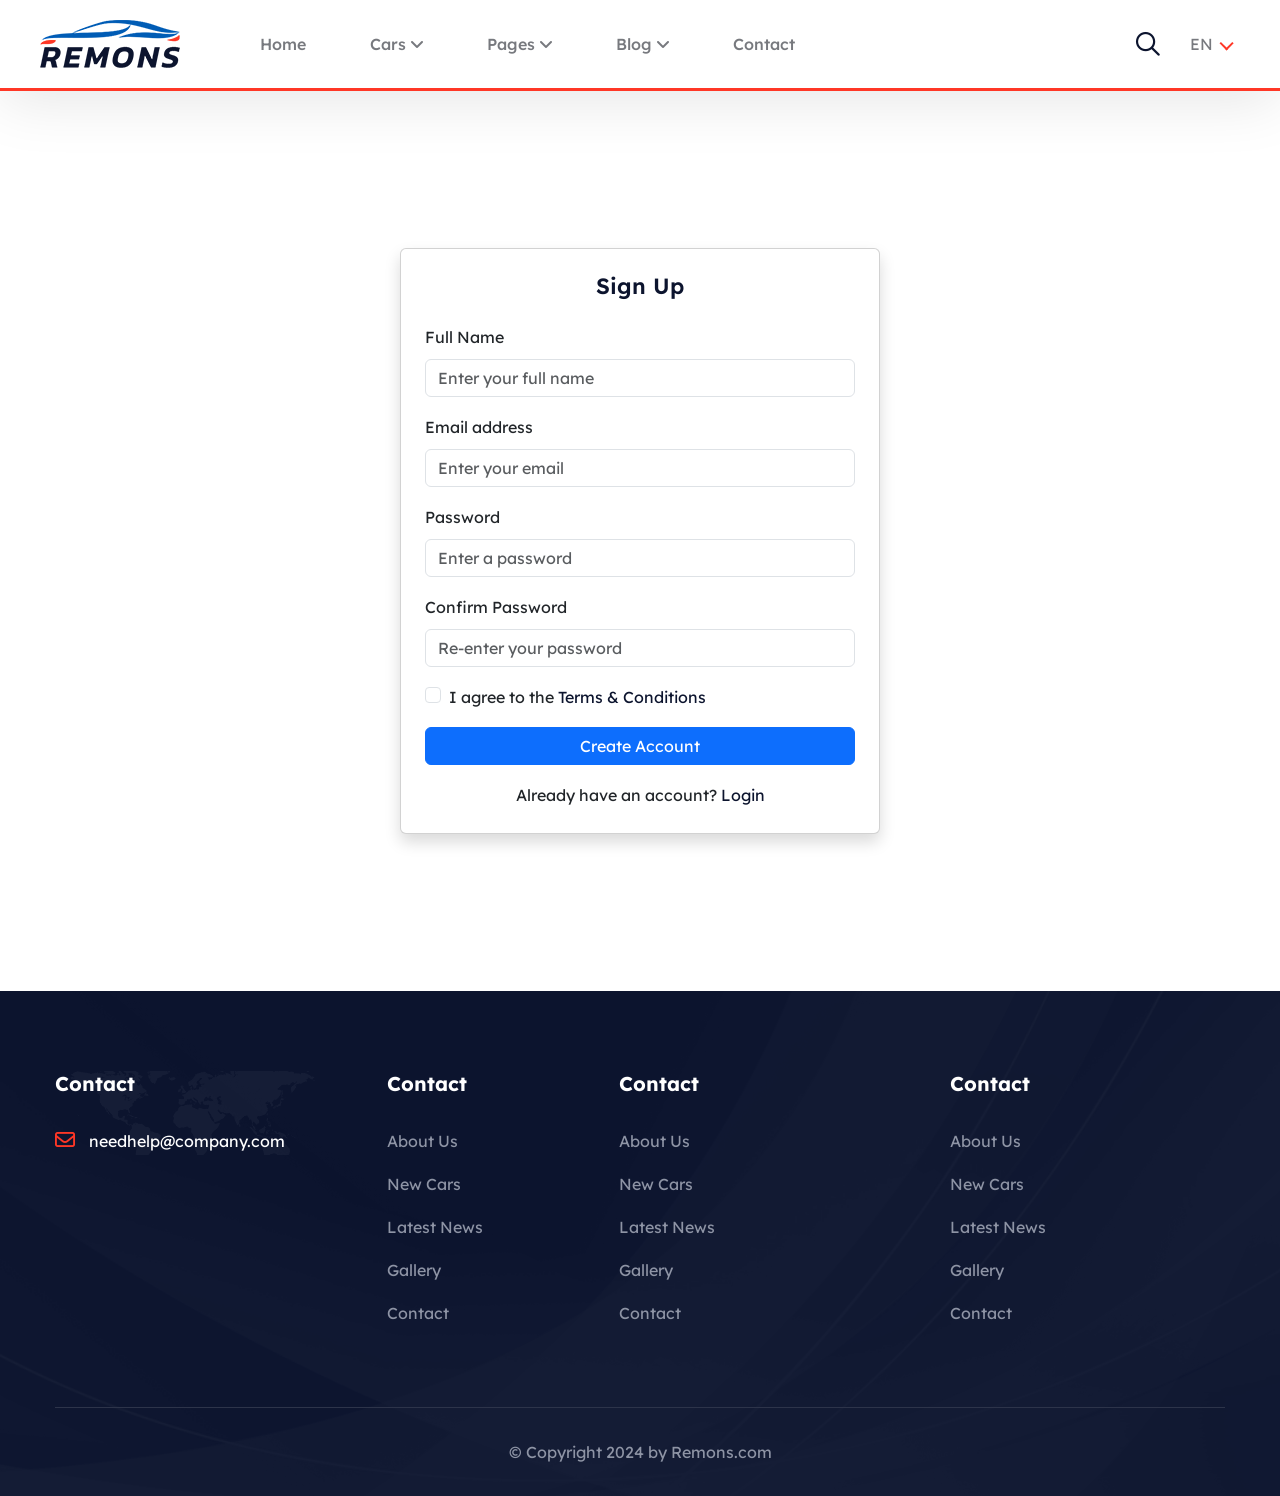
<file: signup.html>
<!doctype html>
<html lang="en">
<!--<< Header Area >>-->

<head>
    <!-- ========== Meta Tags ========== -->
    <meta charset="UTF-8" />
    <meta http-equiv="X-UA-Compatible" content="IE=edge" />
    <meta name="viewport" content="width=device-width, initial-scale=1" />
    <meta name="author" content="pixydrops" />
    <meta name="description" content="Remons - Booking Rental HTML Template" />
    <!-- ======== Page title ============ -->
    <title>Remons | SIGN UP</title>
    <!--<< Favcion >>-->
    <link rel="shortcut icon" href="assets/img/favicon.png" />
    <!--<< Bootstrap min.css >>-->
    <link rel="stylesheet" href="assets/css/bootstrap.min.css" />
    <!--<< All Min Css >>-->
    <link rel="stylesheet" href="assets/css/all.min.css" />
    <!--<< Animate.css >>-->
    <link rel="stylesheet" href="assets/css/animate.css" />
    <!--<< Magnific Popup.css >>-->
    <link rel="stylesheet" href="assets/css/magnific-popup.css" />
    <!--<< MeanMenu.css >>-->
    <link rel="stylesheet" href="assets/css/meanmenu.css" />
    <!--<< DatePicker.css >>-->
    <link rel="stylesheet" href="assets/css/datepickerboot.css" />
    <!--<< Swiper Bundle.css >>-->
    <link rel="stylesheet" href="assets/css/swiper-bundle.min.css" />
    <!--<< Nice Select.css >>-->
    <link rel="stylesheet" href="assets/css/nice-select.css" />
    <!--<< Main.css >>-->
    <link rel="stylesheet" href="assets/css/main.css" />
    <!--<< Main.css >>-->
    <link rel="stylesheet" href="assets/css/custom.css" />
</head>

<body>
    <!-- Back To Top Start -->
    <div class="scroll-up">
        <svg class="scroll-circle svg-content" width="100%" height="100%" viewBox="-1 -1 102 102">
            <path d="M50,1 a49,49 0 0,1 0,98 a49,49 0 0,1 0,-98" />
        </svg>
    </div>

    <!-- Offcanvas Area Start -->
    <div class="fix-area">
        <div class="offcanvas__info">
            <div class="offcanvas__wrapper">
                <div class="offcanvas__content">
                    <div class="offcanvas__top mb-5 d-flex justify-content-between align-items-center">
                        <div class="offcanvas__logo">
                            <a href="index.html">
                                <img src="assets/img/logo/black-logo.svg" alt="logo-img" />
                            </a>
                        </div>

                        <div class="m-languages">
                            <select id="languageSelect" class="nice-select">
                                <option value="en" selected>EN</option>
                                <option value="fr">FR</option>
                                <option value="de">DE</option>
                            </select>
                        </div>

                        <div class="offcanvas__close">
                            <button>
                                <i class="fas fa-times"></i>
                            </button>
                        </div>
                    </div>

                    <div class="mobile-menu fix mb-3"></div>
                    <div class="offcanvas__contact"></div>
                </div>
            </div>
        </div>
    </div>
    <div class="offcanvas__overlay"></div>

    <!-- Header Section Start -->
    <header id="header-sticky" class="header-1">
        <div class="container-fluid">
            <div class="mega-menu-wrapper">
                <div class="header-main">
                    <div class="header-left">
                        <div class="logo">
                            <a href="index.html" class="header-logo">
                                <img src="assets/img/logo/black-logo.svg" alt="logo-img" />
                            </a>
                        </div>
                        <div class="mean__menu-wrapper">
                            <div class="main-menu">
                                <nav id="mobile-menu">
                                    <ul>
                                        <li>
                                            <a href="index.html">Home</a>
                                        </li>

                                        <li>
                                            <a href="#">
                                                Cars
                                                <i class="fas fa-angle-down"></i>
                                            </a>

                                            <ul class="submenu">
                                                <li><a href="cars-grid.html">Car Grid</a></li>
                                                <li>
                                                    <a href="car-details.html">Car Details</a>
                                                </li>
                                            </ul>
                                        </li>

                                        <li class="has-dropdown">
                                            <a href="#">
                                                Pages
                                                <i class="fas fa-angle-down"></i>
                                            </a>

                                            <ul class="submenu">
                                                <li><a href="login.html">Login</a></li>
                                                <li><a href="signup.html">Signup</a></li>
                                                <li><a href="404.html">404 Error</a></li>
                                                <li>
                                                    <a href="terms-conditions.html">Terms & Conditions</a>
                                                </li>
                                            </ul>
                                        </li>

                                        <li>
                                            <a href="#">
                                                Blog
                                                <i class="fas fa-angle-down"></i>
                                            </a>
                                            <ul class="submenu">
                                                <li><a href="blogs.html">Blog</a></li>
                                                <li>
                                                    <a href="blog-details.html">Blog Details</a>
                                                </li>
                                            </ul>
                                        </li>

                                        <li>
                                            <a href="contact.html">Contact</a>
                                        </li>
                                    </ul>
                                </nav>
                            </div>
                        </div>
                    </div>

                    <div class="header-right d-flex justify-content-end align-items-center">
                        <button class="search-trigger search-icon mmenu-btn">
                            <i class="fa-regular fa-magnifying-glass"></i>
                        </button>

                        <div class="languages">
                            <select id="languageSelect" class="nice-select">
                                <option value="en" selected>EN</option>
                                <option value="fr">FR</option>
                                <option value="de">DE</option>
                            </select>
                        </div>

                        <div class="header__hamburger d-xl-none my-auto">
                            <div class="sidebar__toggle">
                                <i class="fas fa-bars"></i>
                            </div>
                        </div>
                    </div>
                </div>
            </div>
        </div>
    </header>

    <!-- Search Area Start -->
    <div class="search-wrap">
        <div class="search-inner">
            <i class="fas fa-times search-close" id="search-close"></i>
            <div class="search-cell">
                <form method="get">
                    <div class="search-field-holder">
                        <input type="search" class="main-search-input" placeholder="Enter VIN to Search..." />
                    </div>
                </form>
            </div>
        </div>
    </div>

    <section style="min-height: 550px">
        <div class="container">
            <div class="row">
                <div class="col-lg-8 mx-auto">
                    <div class="d-flex justify-content-center align-items-center vh-100">
                        <div class="card shadow p-4" style="width: 30rem">
                            <h3 class="text-center mb-4">Sign Up</h3>

                            <form>
                                <div class="mb-3">
                                    <label for="fullname" class="form-label">Full Name</label>
                                    <input type="text" class="form-control" id="fullname"
                                        placeholder="Enter your full name" required />
                                </div>

                                <div class="mb-3">
                                    <label for="email" class="form-label">Email address</label>
                                    <input type="email" class="form-control" id="email" placeholder="Enter your email"
                                        required />
                                </div>

                                <div class="mb-3">
                                    <label for="password" class="form-label">Password</label>
                                    <input type="password" class="form-control" id="password"
                                        placeholder="Enter a password" required />
                                </div>

                                <div class="mb-3">
                                    <label for="confirmPassword" class="form-label">Confirm Password</label>
                                    <input type="password" class="form-control" id="confirmPassword"
                                        placeholder="Re-enter your password" required />
                                </div>

                                <div class="form-check mb-3">
                                    <input class="form-check-input" type="checkbox" id="terms" required />
                                    <label class="form-check-label" for="terms">
                                        I agree to the
                                        <a href="#" class="text-decoration-none">Terms & Conditions</a>
                                    </label>
                                </div>

                                <button type="submit" class="btn btn-primary w-100">
                                    Create Account
                                </button>
                            </form>

                            <p class="text-center mt-3 mb-0">
                                Already have an account?
                                <a href="login.html" class="text-decoration-none">Login</a>
                            </p>
                        </div>
                    </div>
                </div>
            </div>
        </div>
    </section>

    <!-- Footer Section Start -->
    <footer class="footer-section fix">
        <div class="container">
            <div class="footer-widgets-wrapper">
                <div class="row justify-content-between">
                    <div class="col-xl-3 col-lg-4 col-md-6 wow fadeInUp" data-wow-delay=".2s">
                        <div class="single-footer-widget shape-map">
                            <div class="widget-head">
                                <h4>Contact</h4>
                            </div>
                            <div class="footer-content">
                                <ul class="contact-info">
                                    <li>
                                        <i class="fa-regular fa-envelope"></i>
                                        <a href="mailto:needhelp@company.com">needhelp@company.com</a>
                                    </li>
                                </ul>
                            </div>
                        </div>
                    </div>
                    <div class="col-xl-2 col-lg-4 col-md-6 wow fadeInUp" data-wow-delay=".4s">
                        <div class="single-footer-widget">
                            <div class="widget-head">
                                <h4>Contact</h4>
                            </div>
                            <ul class="list-items">
                                <li>
                                    <a href="about.html"> About Us </a>
                                </li>
                                <li>
                                    <a href="car-details.html"> New Cars </a>
                                </li>
                                <li>
                                    <a href="news-details.html"> Latest News </a>
                                </li>
                                <li>
                                    <a href="gallery.html"> Gallery </a>
                                </li>
                                <li>
                                    <a href="contact.html"> Contact </a>
                                </li>
                            </ul>
                        </div>
                    </div>
                    <div class="col-xl-3 col-lg-4 col-md-6 wow fadeInUp" data-wow-delay=".6s">
                        <div class="single-footer-widget">
                            <div class="widget-head">
                                <h4>Contact</h4>
                            </div>
                            <ul class="list-items">
                                <li>
                                    <a href="about.html"> About Us </a>
                                </li>
                                <li>
                                    <a href="car-details.html"> New Cars </a>
                                </li>
                                <li>
                                    <a href="news-details.html"> Latest News </a>
                                </li>
                                <li>
                                    <a href="gallery.html"> Gallery </a>
                                </li>
                                <li>
                                    <a href="contact.html"> Contact </a>
                                </li>
                            </ul>
                        </div>
                    </div>
                    <div class="col-xl-3 col-lg-4 col-md-6 wow fadeInUp" data-wow-delay=".8s">
                        <div class="single-footer-widget">
                            <div class="widget-head">
                                <h4>Contact</h4>
                            </div>
                            <ul class="list-items">
                                <li>
                                    <a href="about.html"> About Us </a>
                                </li>
                                <li>
                                    <a href="car-details.html"> New Cars </a>
                                </li>
                                <li>
                                    <a href="news-details.html"> Latest News </a>
                                </li>
                                <li>
                                    <a href="gallery.html"> Gallery </a>
                                </li>
                                <li>
                                    <a href="contact.html"> Contact </a>
                                </li>
                            </ul>
                        </div>
                    </div>
                </div>
            </div>
            <div class="footer-bottom">
                <div class="footer-wrapper">
                    <p class="wow fadeInUp" data-wow-delay=".4s">
                        © Copyright 2024 by <a href="index.html">Remons.com</a>
                    </p>
                </div>
            </div>
        </div>
    </footer>

    <!--<< All JS Plugins >>-->
    <script src="assets/js/jquery-3.7.1.min.js"></script>
    <!--<< Viewport Js >>-->
    <script src="assets/js/viewport.jquery.js"></script>
    <!--<< Bootstrap Js >>-->
    <script src="assets/js/bootstrap.bundle.min.js"></script>
    <!--<< Nice Select Js >>-->
    <script src="assets/js/jquery.nice-select.min.js"></script>
    <!--<< Waypoints Js >>-->
    <script src="assets/js/jquery.waypoints.js"></script>
    <!--<< Counterup Js >>-->
    <script src="assets/js/jquery.counterup.min.js"></script>
    <!--<< Datepicker Js >>-->
    <script src="assets/js/bootstrap-datepicker.js"></script>
    <!--<< Swiper Slider Js >>-->
    <script src="assets/js/swiper-bundle.min.js"></script>
    <!--<< MeanMenu Js >>-->
    <script src="assets/js/jquery.meanmenu.min.js"></script>
    <!--<< Magnific Popup Js >>-->
    <script src="assets/js/jquery.magnific-popup.min.js"></script>
    <!--<< GSAP Animation Js >>-->
    <script src="assets/js/animation.js"></script>
    <!--<< Wow Animation Js >>-->
    <script src="assets/js/wow.min.js"></script>
    <!--<< Main.js >>-->
    <script src="assets/js/main.js"></script>
</body>

</html>
</file>
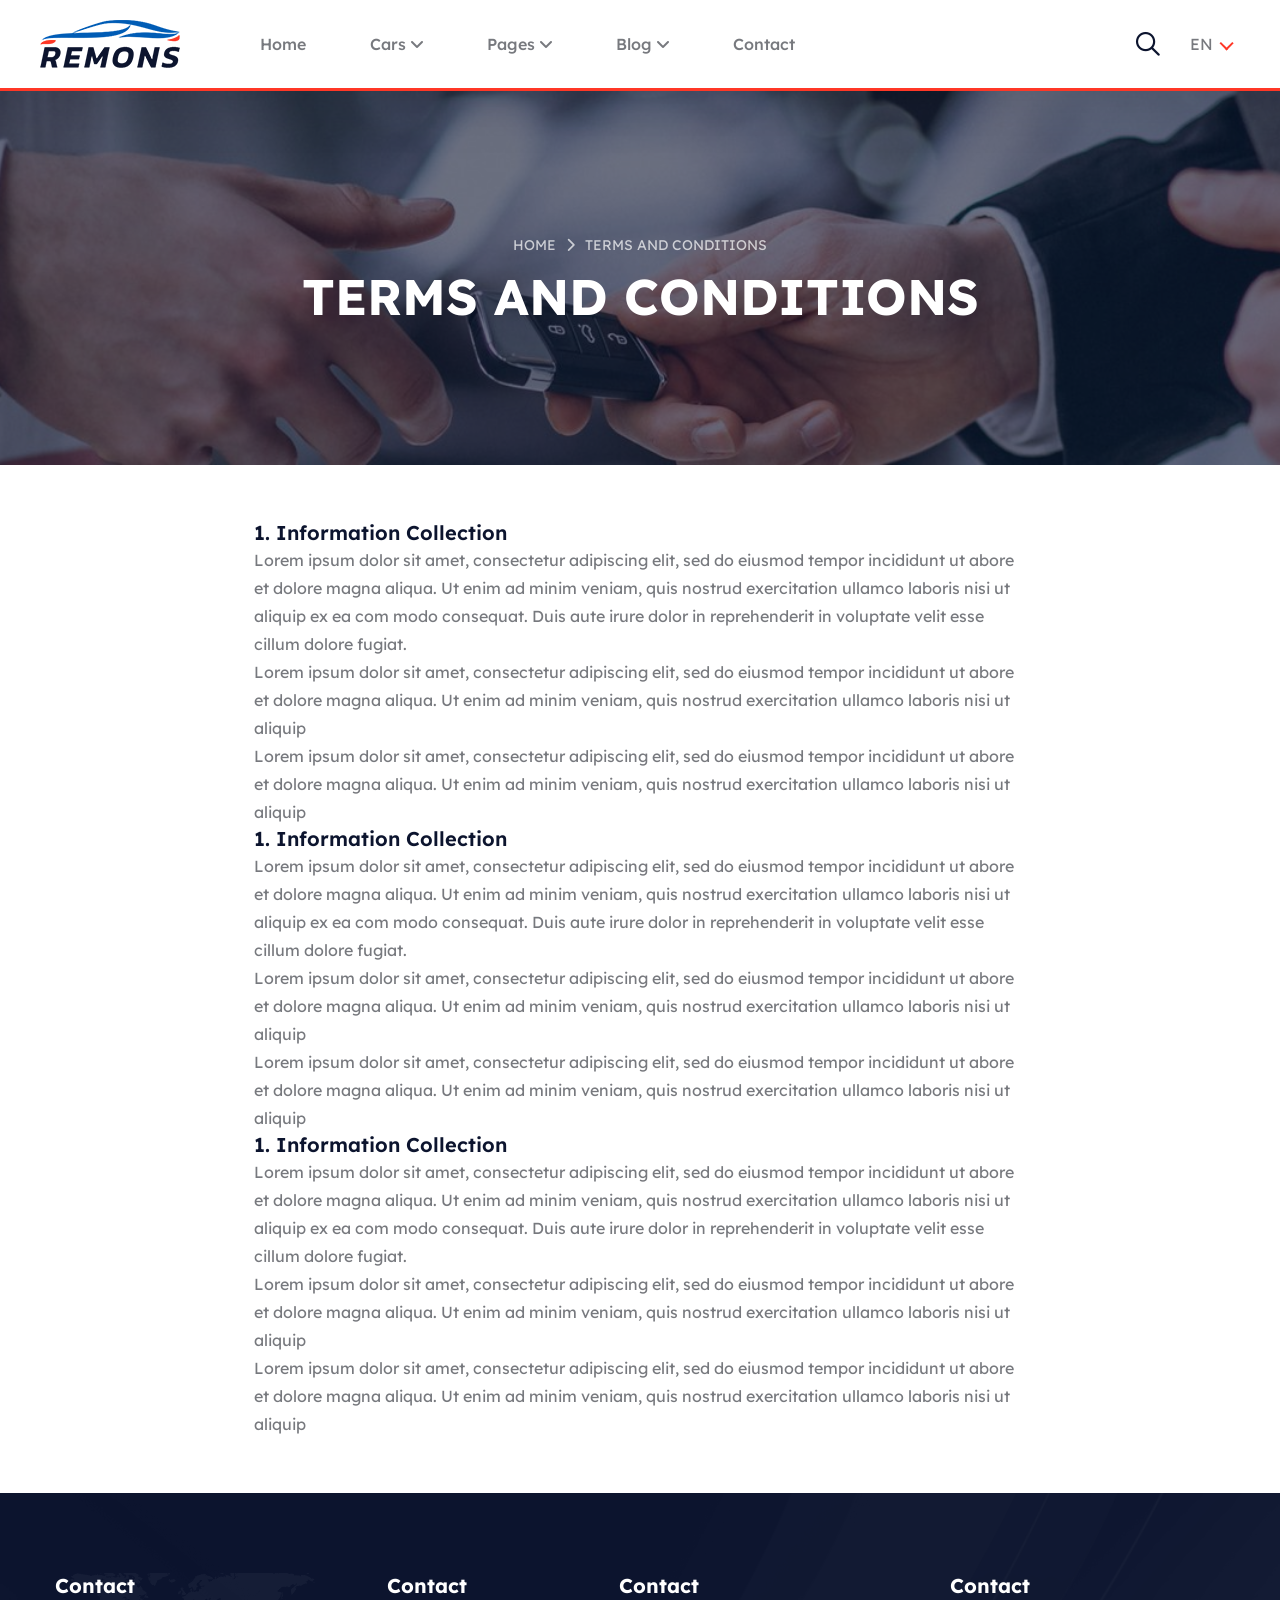
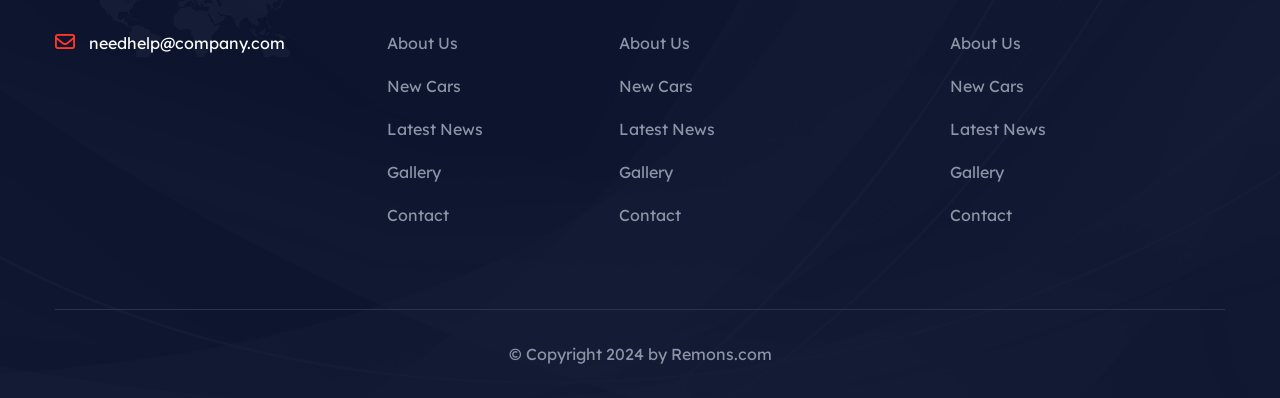
<file: terms-conditions.html>
<!doctype html>
<html lang="en">
<!--<< Header Area >>-->

<head>
    <!-- ========== Meta Tags ========== -->
    <meta charset="UTF-8" />
    <meta http-equiv="X-UA-Compatible" content="IE=edge" />
    <meta name="viewport" content="width=device-width, initial-scale=1" />
    <meta name="author" content="pixydrops" />
    <meta name="description" content="Remons - Booking Rental HTML Template" />
    <!-- ======== Page title ============ -->
    <title>Remons | TERMS & CONDITION</title>
    <!--<< Favcion >>-->
    <link rel="shortcut icon" href="assets/img/favicon.png" />
    <!--<< Bootstrap min.css >>-->
    <link rel="stylesheet" href="assets/css/bootstrap.min.css" />
    <!--<< All Min Css >>-->
    <link rel="stylesheet" href="assets/css/all.min.css" />
    <!--<< Animate.css >>-->
    <link rel="stylesheet" href="assets/css/animate.css" />
    <!--<< Magnific Popup.css >>-->
    <link rel="stylesheet" href="assets/css/magnific-popup.css" />
    <!--<< MeanMenu.css >>-->
    <link rel="stylesheet" href="assets/css/meanmenu.css" />
    <!--<< DatePicker.css >>-->
    <link rel="stylesheet" href="assets/css/datepickerboot.css" />
    <!--<< Swiper Bundle.css >>-->
    <link rel="stylesheet" href="assets/css/swiper-bundle.min.css" />
    <!--<< Nice Select.css >>-->
    <link rel="stylesheet" href="assets/css/nice-select.css" />
    <!--<< Main.css >>-->
    <link rel="stylesheet" href="assets/css/main.css" />
    <!--<< Main.css >>-->
    <link rel="stylesheet" href="assets/css/custom.css" />
</head>

<body>
    <!-- Back To Top Start -->
    <div class="scroll-up">
        <svg class="scroll-circle svg-content" width="100%" height="100%" viewBox="-1 -1 102 102">
            <path d="M50,1 a49,49 0 0,1 0,98 a49,49 0 0,1 0,-98" />
        </svg>
    </div>

    <!-- Offcanvas Area Start -->
    <div class="fix-area">
        <div class="offcanvas__info">
            <div class="offcanvas__wrapper">
                <div class="offcanvas__content">
                    <div class="offcanvas__top mb-5 d-flex justify-content-between align-items-center">
                        <div class="offcanvas__logo">
                            <a href="index.html">
                                <img src="assets/img/logo/black-logo.svg" alt="logo-img" />
                            </a>
                        </div>

                        <div class="m-languages">
                            <select id="languageSelect" class="nice-select">
                                <option value="en" selected>EN</option>
                                <option value="fr">FR</option>
                                <option value="de">DE</option>
                            </select>
                        </div>

                        <div class="offcanvas__close">
                            <button>
                                <i class="fas fa-times"></i>
                            </button>
                        </div>
                    </div>

                    <div class="mobile-menu fix mb-3"></div>
                    <div class="offcanvas__contact"></div>
                </div>
            </div>
        </div>
    </div>
    <div class="offcanvas__overlay"></div>

    <!-- Header Section Start -->
    <header id="header-sticky" class="header-1">
        <div class="container-fluid">
            <div class="mega-menu-wrapper">
                <div class="header-main">
                    <div class="header-left">
                        <div class="logo">
                            <a href="index.html" class="header-logo">
                                <img src="assets/img/logo/black-logo.svg" alt="logo-img" />
                            </a>
                        </div>
                        <div class="mean__menu-wrapper">
                            <div class="main-menu">
                                <nav id="mobile-menu">
                                    <ul>
                                        <li>
                                            <a href="index.html">Home</a>
                                        </li>

                                        <li>
                                            <a href="#">
                                                Cars
                                                <i class="fas fa-angle-down"></i>
                                            </a>

                                            <ul class="submenu">
                                                <li><a href="cars-grid.html">Car Grid</a></li>
                                                <li>
                                                    <a href="car-details.html">Car Details</a>
                                                </li>
                                            </ul>
                                        </li>

                                        <li class="has-dropdown">
                                            <a href="#">
                                                Pages
                                                <i class="fas fa-angle-down"></i>
                                            </a>

                                            <ul class="submenu">
                                                <li><a href="login.html">Login</a></li>
                                                <li><a href="signup.html">Signup</a></li>
                                                <li><a href="404.html">404 Error</a></li>
                                                <li>
                                                    <a href="terms-conditions.html">Terms & Conditions</a>
                                                </li>
                                            </ul>
                                        </li>

                                        <li>
                                            <a href="#">
                                                Blog
                                                <i class="fas fa-angle-down"></i>
                                            </a>
                                            <ul class="submenu">
                                                <li><a href="blogs.html">Blog</a></li>
                                                <li>
                                                    <a href="blog-details.html">Blog Details</a>
                                                </li>
                                            </ul>
                                        </li>

                                        <li>
                                            <a href="contact.html">Contact</a>
                                        </li>
                                    </ul>
                                </nav>
                            </div>
                        </div>
                    </div>

                    <div class="header-right d-flex justify-content-end align-items-center">
                        <button class="search-trigger search-icon mmenu-btn">
                            <i class="fa-regular fa-magnifying-glass"></i>
                        </button>

                        <div class="languages">
                            <select id="languageSelect" class="nice-select">
                                <option value="en" selected>EN</option>
                                <option value="fr">FR</option>
                                <option value="de">DE</option>
                            </select>
                        </div>

                        <div class="header__hamburger d-xl-none my-auto">
                            <div class="sidebar__toggle">
                                <i class="fas fa-bars"></i>
                            </div>
                        </div>
                    </div>
                </div>
            </div>
        </div>
    </header>

    <!-- Search Area Start -->
    <div class="search-wrap">
        <div class="search-inner">
            <i class="fas fa-times search-close" id="search-close"></i>
            <div class="search-cell">
                <form method="get">
                    <div class="search-field-holder">
                        <input type="search" class="main-search-input" placeholder="Enter VIN to Search..." />
                    </div>
                </form>
            </div>
        </div>
    </div>

    <!--<< Breadcrumb Section Start >>-->
    <div class="breadcrumb-wrapper bg-cover" style="background-image: url('assets/img/bg-header-banner.jpg')">
        <div class="container">
            <div class="page-heading">
                <ul class="breadcrumb-items wow fadeInUp" data-wow-delay=".3s">
                    <li>
                        <a href="index.html"> Home </a>
                    </li>
                    <li>
                        <i class="fas fa-chevron-right"></i>
                    </li>
                    <li>Terms and Conditions</li>
                </ul>
                <h1 class="wow fadeInUp" data-wow-delay=".5s">Terms and Conditions</h1>
            </div>
        </div>
    </div>

    <section class="fix section-padding">
        <div class="container">
            <div class="row">
                <div class="col-lg-8 mx-auto">
                    <article class="article">
                        <h4>1. Information Collection</h4>
                        <p>
                            Lorem ipsum dolor sit amet, consectetur adipiscing elit, sed do
                            eiusmod tempor incididunt ut abore et dolore magna aliqua. Ut enim
                            ad minim veniam, quis nostrud exercitation ullamco laboris nisi ut
                            aliquip ex ea com modo consequat. Duis aute irure dolor in
                            reprehenderit in voluptate velit esse cillum dolore fugiat.
                        </p>
                        <p>
                            Lorem ipsum dolor sit amet, consectetur adipiscing elit, sed do
                            eiusmod tempor incididunt ut abore et dolore magna aliqua. Ut enim
                            ad minim veniam, quis nostrud exercitation ullamco laboris nisi ut
                            aliquip
                        </p>
                        <p>
                            Lorem ipsum dolor sit amet, consectetur adipiscing elit, sed do
                            eiusmod tempor incididunt ut abore et dolore magna aliqua. Ut enim
                            ad minim veniam, quis nostrud exercitation ullamco laboris nisi ut
                            aliquip
                        </p>

                        <h4>1. Information Collection</h4>
                        <p>
                            Lorem ipsum dolor sit amet, consectetur adipiscing elit, sed do
                            eiusmod tempor incididunt ut abore et dolore magna aliqua. Ut enim
                            ad minim veniam, quis nostrud exercitation ullamco laboris nisi ut
                            aliquip ex ea com modo consequat. Duis aute irure dolor in
                            reprehenderit in voluptate velit esse cillum dolore fugiat.
                        </p>
                        <p>
                            Lorem ipsum dolor sit amet, consectetur adipiscing elit, sed do
                            eiusmod tempor incididunt ut abore et dolore magna aliqua. Ut enim
                            ad minim veniam, quis nostrud exercitation ullamco laboris nisi ut
                            aliquip
                        </p>
                        <p>
                            Lorem ipsum dolor sit amet, consectetur adipiscing elit, sed do
                            eiusmod tempor incididunt ut abore et dolore magna aliqua. Ut enim
                            ad minim veniam, quis nostrud exercitation ullamco laboris nisi ut
                            aliquip
                        </p>

                        <h4>1. Information Collection</h4>
                        <p>
                            Lorem ipsum dolor sit amet, consectetur adipiscing elit, sed do
                            eiusmod tempor incididunt ut abore et dolore magna aliqua. Ut enim
                            ad minim veniam, quis nostrud exercitation ullamco laboris nisi ut
                            aliquip ex ea com modo consequat. Duis aute irure dolor in
                            reprehenderit in voluptate velit esse cillum dolore fugiat.
                        </p>
                        <p>
                            Lorem ipsum dolor sit amet, consectetur adipiscing elit, sed do
                            eiusmod tempor incididunt ut abore et dolore magna aliqua. Ut enim
                            ad minim veniam, quis nostrud exercitation ullamco laboris nisi ut
                            aliquip
                        </p>
                        <p>
                            Lorem ipsum dolor sit amet, consectetur adipiscing elit, sed do
                            eiusmod tempor incididunt ut abore et dolore magna aliqua. Ut enim
                            ad minim veniam, quis nostrud exercitation ullamco laboris nisi ut
                            aliquip
                        </p>
                    </article>
                </div>
            </div>
        </div>
    </section>

    <!-- Footer Section Start -->
    <footer class="footer-section fix">
        <div class="container">
            <div class="footer-widgets-wrapper">
                <div class="row justify-content-between">
                    <div class="col-xl-3 col-lg-4 col-md-6 wow fadeInUp" data-wow-delay=".2s">
                        <div class="single-footer-widget shape-map">
                            <div class="widget-head">
                                <h4>Contact</h4>
                            </div>
                            <div class="footer-content">
                                <ul class="contact-info">
                                    <li>
                                        <i class="fa-regular fa-envelope"></i>
                                        <a href="mailto:needhelp@company.com">needhelp@company.com</a>
                                    </li>
                                </ul>
                            </div>
                        </div>
                    </div>
                    <div class="col-xl-2 col-lg-4 col-md-6 wow fadeInUp" data-wow-delay=".4s">
                        <div class="single-footer-widget">
                            <div class="widget-head">
                                <h4>Contact</h4>
                            </div>
                            <ul class="list-items">
                                <li>
                                    <a href="about.html"> About Us </a>
                                </li>
                                <li>
                                    <a href="car-details.html"> New Cars </a>
                                </li>
                                <li>
                                    <a href="news-details.html"> Latest News </a>
                                </li>
                                <li>
                                    <a href="gallery.html"> Gallery </a>
                                </li>
                                <li>
                                    <a href="contact.html"> Contact </a>
                                </li>
                            </ul>
                        </div>
                    </div>
                    <div class="col-xl-3 col-lg-4 col-md-6 wow fadeInUp" data-wow-delay=".6s">
                        <div class="single-footer-widget">
                            <div class="widget-head">
                                <h4>Contact</h4>
                            </div>
                            <ul class="list-items">
                                <li>
                                    <a href="about.html"> About Us </a>
                                </li>
                                <li>
                                    <a href="car-details.html"> New Cars </a>
                                </li>
                                <li>
                                    <a href="news-details.html"> Latest News </a>
                                </li>
                                <li>
                                    <a href="gallery.html"> Gallery </a>
                                </li>
                                <li>
                                    <a href="contact.html"> Contact </a>
                                </li>
                            </ul>
                        </div>
                    </div>
                    <div class="col-xl-3 col-lg-4 col-md-6 wow fadeInUp" data-wow-delay=".8s">
                        <div class="single-footer-widget">
                            <div class="widget-head">
                                <h4>Contact</h4>
                            </div>
                            <ul class="list-items">
                                <li>
                                    <a href="about.html"> About Us </a>
                                </li>
                                <li>
                                    <a href="car-details.html"> New Cars </a>
                                </li>
                                <li>
                                    <a href="news-details.html"> Latest News </a>
                                </li>
                                <li>
                                    <a href="gallery.html"> Gallery </a>
                                </li>
                                <li>
                                    <a href="contact.html"> Contact </a>
                                </li>
                            </ul>
                        </div>
                    </div>
                </div>
            </div>
            <div class="footer-bottom">
                <div class="footer-wrapper">
                    <p class="wow fadeInUp" data-wow-delay=".4s">
                        © Copyright 2024 by <a href="index.html">Remons.com</a>
                    </p>
                </div>
            </div>
        </div>
    </footer>

    <!--<< All JS Plugins >>-->
    <script src="assets/js/jquery-3.7.1.min.js"></script>
    <!--<< Viewport Js >>-->
    <script src="assets/js/viewport.jquery.js"></script>
    <!--<< Bootstrap Js >>-->
    <script src="assets/js/bootstrap.bundle.min.js"></script>
    <!--<< Nice Select Js >>-->
    <script src="assets/js/jquery.nice-select.min.js"></script>
    <!--<< Waypoints Js >>-->
    <script src="assets/js/jquery.waypoints.js"></script>
    <!--<< Counterup Js >>-->
    <script src="assets/js/jquery.counterup.min.js"></script>
    <!--<< Datepicker Js >>-->
    <script src="assets/js/bootstrap-datepicker.js"></script>
    <!--<< Swiper Slider Js >>-->
    <script src="assets/js/swiper-bundle.min.js"></script>
    <!--<< MeanMenu Js >>-->
    <script src="assets/js/jquery.meanmenu.min.js"></script>
    <!--<< Magnific Popup Js >>-->
    <script src="assets/js/jquery.magnific-popup.min.js"></script>
    <!--<< GSAP Animation Js >>-->
    <script src="assets/js/animation.js"></script>
    <!--<< Wow Animation Js >>-->
    <script src="assets/js/wow.min.js"></script>
    <!--<< Main.js >>-->
    <script src="assets/js/main.js"></script>
</body>

</html>
</file>
<file: assets/css/nice-select.css>
.nice-select {
  -webkit-tap-highlight-color: transparent;
  background-color: transparent;
  border-radius: 5px;
  border: solid 1px #3f3877;
  box-sizing: border-box;
  clear: both;
  cursor: pointer;
  display: block;
  font-family: inherit;
  font-size: 18px;
  font-weight: normal;
  outline: none;
 padding: 14px 35px 14px 15px;
  position: relative;
  text-align: left !important;
  -webkit-transition: all 0.2s ease-in-out;
  transition: all 0.2s ease-in-out;
  -webkit-user-select: none;
     -moz-user-select: none;
      -ms-user-select: none;
          user-select: none;
  white-space: nowrap;
  width: 160px;
 }
  .nice-select:hover {
    border-color: #3f3877; }
  .nice-select:active, .nice-select.open, .nice-select:focus {
    border-color: #3f3877; }
  .nice-select:after {
    border-bottom: 2px solid #7b7c98;
    border-right: 2px solid #7b7c98;
    content: '';
    display: block;
    height: 12px;
    margin-top: -6px;
    pointer-events: none;
    position: absolute;
    right: 14px;
    top: 50%;
    -webkit-transform-origin: 66% 66%;
        -ms-transform-origin: 66% 66%;
            transform-origin: 66% 66%;
    -webkit-transform: rotate(45deg);
        -ms-transform: rotate(45deg);
            transform: rotate(45deg);
    -webkit-transition: all 0.15s ease-in-out;
    transition: all 0.15s ease-in-out;
    width: 12px; }
  .nice-select.open:after {
    -webkit-transform: rotate(-135deg);
        -ms-transform: rotate(-135deg);
            transform: rotate(-135deg); }
  .nice-select.open .list {
    opacity: 1;
    display: block;
    pointer-events: auto;
    -webkit-transform: scale(1) translateY(0);
        -ms-transform: scale(1) translateY(0);
            transform: scale(1) translateY(0); }
  .nice-select.disabled {
    border-color: #3f3877;
    color: #3f3877;
    pointer-events: none; }
    .nice-select.disabled:after {
      border-color: #3f3877; }
  .nice-select.wide {
    width: 100%; }
    .nice-select.wide .list {
      left: 0 !important;
      right: 0 !important; }
  .nice-select.right {
    float: right; }
    .nice-select.right .list {
      left: auto;
      right: 0; }
  .nice-select.small {
    font-size: 12px;
    height: 36px;
    line-height: 34px; }
    .nice-select.small:after {
      height: 4px;
      width: 4px; }
    .nice-select.small .option {
      line-height: 34px;
      min-height: 34px; }
  .nice-select .list {
    background-color: #150145;
    border-radius: 5px;
    box-sizing: border-box;
    margin-top: 4px;
    opacity: 0;
    width: 160px;
    display: none;
    overflow: hidden;
    padding: 0;
    pointer-events: none;
    position: absolute;
    right: -2px;
    -webkit-transform-origin: 50% 0;
        -ms-transform-origin: 50% 0;
            transform-origin: 50% 0;
    -webkit-transform: scale(0.75) translateY(-21px);
        -ms-transform: scale(0.75) translateY(-21px);
            transform: scale(0.75) translateY(-21px);
    -webkit-transition: all 0.2s cubic-bezier(0.5, 0, 0, 1.25), opacity 0.15s ease-out;
    transition: all 0.2s cubic-bezier(0.5, 0, 0, 1.25), opacity 0.15s ease-out;
    z-index: 9;
    margin-bottom: 4px;
    
   }
   .nice-select .list li:not(:last-child){
      margin-right: 0 !important;
   }   
  .nice-select .option {
    cursor: pointer;
    font-weight: 400;
    line-height: 40px;
    list-style: none;
    min-height: 40px;
    outline: none;
    z-index: 9999999;
    padding: 0px 10px;
    border: 1px solid #121254;
    text-align: left;
    -webkit-transition: all 0.2s;
    transition: all 0.2s;
   }
    .nice-select .option:hover, .nice-select .option.focus, .nice-select .option.selected.focus {
      background-color: #101046; }
    .nice-select .option.selected {
      font-weight: bold; }
    .nice-select .option.disabled {
      background-color: transparent;
      color: #999;
      cursor: default;
     }

.no-csspointerevents .nice-select .list {
  display: none; }

.no-csspointerevents .nice-select.open .list {
  display: block; }
</file>
<file: assets/css/main.css>
/*
Theme Name: Remons
Author: Pixydrops
Author URI: https://themeforest.net/user/pixydrops/portfolio
Description: Remons - Booking Rental HTML Template
Version: 1.0.0
*/
/*CSS Table Of Content Ends Here*/
@import url("https://fonts.googleapis.com/css2?family=League+Spartan:wght@100..900&family=Lexend:wght@100..900&family=Pangolin&display=swap");

:root {
  --body: #fff;
  --black: #000;
  --white: #fff;
  --theme: #ff3726;
  --theme2: #005cb5;
  --header: #0c142e;
  --text: #77797e;
  --ratting: #ffa128;
  --border: #E3E3E3;
  --border2: #242449;
  --border3: #5262FF;
  --bg: #F3F7FB;
  --bg2: #18185E;
  --bg3: #ffffff33;
  --box-shadow: 0px 10px 60px 0px rgba(0, 0, 0, 0.1);
}

.theme-btn {
  background-color: var(--theme);
  color: var(--white);
  display: inline-block;
  font-size: 16px;
  font-weight: 600;
  padding: 20px 40px;
  border-radius: 0;
  text-transform: capitalize;
  -webkit-transition: all 0.3s ease-in-out;
  transition: all 0.3s ease-in-out;
  position: relative;
  z-index: 1;
  line-height: 1.3;
  border-radius: 10px;
}

.theme-btn::before {
  content: "";
  background-color: var(--header);
  width: 0;
  height: 50%;
  position: absolute;
  top: 0;
  left: 0;
  -webkit-transition: all 0.3s cubic-bezier(0.785, 0.135, 0.15, 0.86);
  transition: all 0.3s cubic-bezier(0.785, 0.135, 0.15, 0.86);
  z-index: -1;
  border-radius: 10px 10px 0 0;
}

.theme-btn::after {
  content: "";
  background-color: var(--header);
  width: 0;
  height: 50%;
  position: absolute;
  bottom: 0;
  right: 0;
  -webkit-transition: all 0.3s cubic-bezier(0.785, 0.135, 0.15, 0.86);
  transition: all 0.3s cubic-bezier(0.785, 0.135, 0.15, 0.86);
  z-index: -1;
  border-radius: 0 0 10px 10px;
}

.theme-btn i {
  margin-left: 10px;
}

.theme-btn:hover {
  color: var(--white);
}

.theme-btn:hover::before,
.theme-btn:hover::after {
  width: 100%;
}

.theme-btn.bg-color {
  background-color: var(--bg);
  color: var(--text);
}

.theme-btn.bg-color::before,
.theme-btn.bg-color::after {
  background-color: var(--theme);
}

.theme-btn.bg-color:hover {
  color: var(--white);
}

.theme-btn.bg-header {
  background-color: var(--header);
}

.theme-btn.bg-header::before,
.theme-btn.bg-header::after {
  background-color: var(--white);
}

.theme-btn.bg-header:hover {
  color: var(--header);
}

.theme-btn.bg-white {
  background-color: var(--white);
  color: var(--header);
}

.theme-btn.bg-white:hover {
  color: var(--white);
}

@media (max-width: 767px) {
  .theme-btn {
    padding: 20px 32px;
  }
}

@media (max-width: 575px) {
  .theme-btn {
    padding: 18px 30px;
    font-size: 14px;
  }
}

/* --------------------------------------------
    Template Default Fonts & Fonts Styles
 ---------------------------------------------- */
body {
  font-family: "Lexend", sans-serif;
  font-size: 16px;
  font-weight: normal;
  line-height: 28px;
  color: var(--text);
  background-color: var(--white);
  padding: 0;
  margin: 0;
  overflow-x: hidden;
}

ul {
  padding: 0;
  margin: 0;
  list-style: none;
}

button {
  border: none;
  background-color: transparent;
  padding: 0;
}

input:focus {
  color: var(--white);
  outline: none;
}

input {
  color: var(--white);
}

h1,
h2,
h3,
h4,
h5,
h6 {
  font-family: "Lexend", sans-serif;
  margin: 0px;
  padding: 0;
  color: var(--header);
  text-transform: capitalize;
  transition: all 0.4s ease-in-out;
}

h1 {
  font-size: 110px;
  font-weight: 700;
  line-height: 112%;
}

h2 {
  font-size: 50px;
  line-height: 125%;
  font-weight: 600;
}

@media (max-width: 1199px) {
  h2 {
    font-size: 34px;
  }
}

@media (max-width: 767px) {
  h2 {
    font-size: 32px;
  }
}

@media (max-width: 575px) {
  h2 {
    font-size: 28px;
  }
}

h3 {
  font-size: 22px;
  font-weight: 600;
}

@media (max-width: 575px) {
  h3 {
    font-size: 20px;
  }
}

h4 {
  font-size: 20px;
  font-weight: 600;
  line-height: 130%;
}

h5 {
  font-size: 18px;
  font-weight: 500;
}

h6 {
  font-size: 16px;
  font-weight: 600;
  line-height: 145%;
}

a {
  text-decoration: none;
  outline: none !important;
  cursor: pointer;
  color: var(--header);
  transition: all 0.4s ease-in-out;
}

p {
  margin: 0px;
  transition: all 0.4s ease-in-out;
}

span {
  margin: 0px;
  transition: all 0.4s ease-in-out;
}

.about-wrapper .about-image-items {
  position: relative;
}

.about-wrapper .about-image-items .counter-content {
  padding: 26px;
  background-color: var(--theme);
  border-radius: 0 10px 10px 0;
  max-width: 160px;
  position: absolute;
  top: 7%;
  left: 17%;
  z-index: 9;
}

@media (max-width: 1399px) {
  .about-wrapper .about-image-items .counter-content {
    left: 18%;
  }
}

@media (max-width: 1199px) {
  .about-wrapper .about-image-items .counter-content {
    left: 0;
    top: 0;
  }
}

@media (max-width: 991px) {
  .about-wrapper .about-image-items .counter-content {
    left: 36%;
    top: 5%;
  }
}

@media (max-width: 767px) {
  .about-wrapper .about-image-items .counter-content {
    left: 0;
    top: 0;
    padding: 18px;
  }
}

.about-wrapper .about-image-items .counter-content::before {
  width: 0;
  height: 0;
  border-top: 24px solid var(--theme);
  border-right: 30px solid transparent;
  content: "";
  left: 0px;
  position: absolute;
  top: -24px;
  transform: rotate(-180.509deg);
}

@media (max-width: 1399px) {
  .about-wrapper .about-image-items .counter-content::before {
    display: none;
  }
}

.about-wrapper .about-image-items .car-shape {
  position: absolute;
  bottom: -65px;
  right: 20px;
}

@media (max-width: 1199px) {
  .about-wrapper .about-image-items .car-shape {
    display: none;
  }
}

.about-wrapper .about-image-items .color-shape {
  position: absolute;
  top: 58%;
  left: -95px;
  transform: translateY(-50%);
  z-index: -1;
}

@media (max-width: 1199px) {
  .about-wrapper .about-image-items .color-shape {
    display: none;
  }
}

.about-wrapper .about-image-items .about-image-1 {
  text-align: right;
  position: relative;
  z-index: 1;
}

.about-wrapper .about-image-items .about-image-1 img {
  max-width: 100%;
  border-radius: 10px;
}

@media (max-width: 1199px) {
  .about-wrapper .about-image-items .about-image-1 img {
    width: 100%;
  }
}

@media (max-width: 991px) {
  .about-wrapper .about-image-items .about-image-1 img {
    width: initial;
  }
}

@media (max-width: 767px) {
  .about-wrapper .about-image-items .about-image-1 img {
    width: 100%;
  }
}

.about-wrapper .about-image-items .about-image-2 {
  margin-top: -140px;
}

@media (max-width: 1199px) {
  .about-wrapper .about-image-items .about-image-2 {
    max-width: 300px;
    position: relative;
    z-index: 9;
  }
}

@media (max-width: 991px) {
  .about-wrapper .about-image-items .about-image-2 {
    max-width: initial;
    position: initial;
  }
}

@media (max-width: 767px) {
  .about-wrapper .about-image-items .about-image-2 {
    max-width: 300px;
    z-index: 9;
    position: relative;
  }
}

@media (max-width: 575px) {
  .about-wrapper .about-image-items .about-image-2 {
    max-width: 200px;
  }
}

.about-wrapper .about-image-items .about-image-2 img {
  max-width: 100%;
  border-radius: 10px;
}

.about-wrapper .about-content {
  margin-left: 30px;
}

@media (max-width: 1199px) {
  .about-wrapper .about-content {
    margin-left: 0;
  }
}

.about-wrapper .about-content h4 {
  text-transform: uppercase;
  color: var(--theme);
  font-weight: 400;
  margin-bottom: 20px;
}

@media (max-width: 767px) {
  .about-wrapper .about-content h4 {
    font-size: 18px;
  }
}

@media (max-width: 575px) {
  .about-wrapper .about-content h4 {
    font-size: 16px;
  }
}

.about-wrapper .about-content .about-list-item {
  margin-top: 30px;
  display: flex;
  align-items: center;
  gap: 70px;
  margin-bottom: 40px;
}

@media (max-width: 1199px) {
  .about-wrapper .about-content .about-list-item {
    gap: 30px;
    font-size: 18px;
  }
}

@media (max-width: 575px) {
  .about-wrapper .about-content .about-list-item {
    flex-wrap: wrap;
    margin-top: 20px;
    margin-bottom: 30px;
    gap: 15px;
  }
}

.about-wrapper .about-content .about-list-item ul li {
  font-size: 20px;
  color: var(--header);
  padding-bottom: 5px;
  border-bottom: 1px solid var(--border);
  transition: all 0.4s ease-in-out;
}

@media (max-width: 575px) {
  .about-wrapper .about-content .about-list-item ul li {
    font-size: 16px;
  }
}

.about-wrapper .about-content .about-list-item ul li:not(:last-child) {
  margin-bottom: 15px;
}

.about-wrapper .about-content .about-list-item ul li:hover {
  border-bottom: 1px solid var(--theme);
}

.about-wrapper-2 .about-image {
  margin-right: 60px;
}

@media (max-width: 991px) {
  .about-wrapper-2 .about-image {
    margin-right: 0;
  }
}

.about-wrapper-2 .about-image img {
  width: 100%;
  height: 100%;
}

.about-wrapper-2 .about-content {
  margin-left: -45px;
}

@media (max-width: 991px) {
  .about-wrapper-2 .about-content {
    margin-left: 0;
  }
}

.about-wrapper-2 .about-content .about-list-wrapper {
  margin-top: 30px;
  display: flex;
  align-items: center;
  justify-content: space-between;
}

@media (max-width: 1199px) {
  .about-wrapper-2 .about-content .about-list-wrapper {
    flex-wrap: wrap;
    gap: 30px;
  }
}

@media (max-width: 575px) {
  .about-wrapper-2 .about-content .about-list-wrapper {
    margin-top: 20px;
  }
}

.about-wrapper-2 .about-content .about-list-wrapper .about-list-items ul {
  margin-bottom: 40px;
}

.about-wrapper-2 .about-content .about-list-wrapper .about-list-items ul li {
  color: var(--header);
  font-weight: 500;
}

.about-wrapper-2 .about-content .about-list-wrapper .about-list-items ul li:not(:last-child) {
  margin-bottom: 10px;
}

.about-wrapper-2 .about-content .about-list-wrapper .about-list-items ul li i {
  color: var(--theme2);
  margin-right: 8px;
}

.about-wrapper-2 .about-content .about-list-wrapper .author-items {
  text-align: center;
  background-color: var(--white);
  padding: 18px 35px;
  border-radius: 10px;
  border: 10px solid rgb(208, 215, 222);
}

.about-wrapper-2 .about-content .about-list-wrapper .author-items .icon {
  width: 50px;
  height: 50px;
  line-height: 50px;
  text-align: center;
  border-radius: 50%;
  background-color: var(--white);
  color: var(--theme);
  box-shadow: var(--box-shadow);
  margin: 0 auto 30px;
  transition: all 0.4s ease-in-out;
}

.about-wrapper-2 .about-content .about-list-wrapper .author-items p {
  margin-bottom: 15px;
}

.about-wrapper-2 .about-content .about-list-wrapper .author-items h6 a:hover {
  color: var(--theme);
}

.about-wrapper-2 .about-content .about-list-wrapper .author-items:hover .icon {
  background-color: var(--theme);
  color: var(--white);
}

.about-section-2 {
  position: relative;
  z-index: 99;
}

@-webkit-keyframes rippleOne {
  70% {
    -webkit-box-shadow: 0 0 0 40px rgba(244, 68, 56, 0);
    box-shadow: 0 0 0 40px rgba(244, 68, 56, 0);
  }

  100% {
    -webkit-box-shadow: 0 0 0 0 rgba(244, 68, 56, 0);
    box-shadow: 0 0 0 0 rgba(244, 68, 56, 0);
  }
}

@keyframes rippleOne {
  70% {
    -webkit-box-shadow: 0 0 0 40px rgba(244, 68, 56, 0);
    box-shadow: 0 0 0 40px rgba(244, 68, 56, 0);
  }

  100% {
    -webkit-box-shadow: 0 0 0 0 rgba(244, 68, 56, 0);
    box-shadow: 0 0 0 0 rgba(244, 68, 56, 0);
  }
}

@keyframes cir36 {
  100% {
    transform: rotate(360deg);
  }
}

@keyframes rounded {
  50% {
    transform: rotate(15deg);
  }
}

@-webkit-keyframes spinner {
  to {
    -webkit-transform: rotateZ(360deg);
    transform: rotateZ(360deg);
  }
}

@keyframes spinner {
  to {
    -webkit-transform: rotateZ(360deg);
    transform: rotateZ(360deg);
  }
}

@-webkit-keyframes letters-loading {

  0%,
  75%,
  100% {
    opacity: 0;
    transform: rotateY(-90deg);
  }

  25%,
  50% {
    opacity: 1;
    transform: rotateY(0deg);
  }
}

@keyframes letters-loading {

  0%,
  75%,
  100% {
    opacity: 0;
    transform: rotateY(-90deg);
  }

  25%,
  50% {
    opacity: 1;
    transform: rotateY(0deg);
  }
}

@keyframes loaderspin {
  0% {
    transform: translate(-50%, -50%) rotate(0deg);
  }

  100% {
    transform: translate(-50%, -50%) rotate(360deg);
  }
}

@keyframes tpswing {
  0% {
    -webkit-transform: rotate(20deg);
    -ms-transform: rotate(20deg);
    transform: rotate(20deg);
  }

  100% {
    -webkit-transform: rotate(0deg);
    -ms-transform: rotate(0deg);
    transform: rotate(0deg);
  }
}

@keyframes width {
  0% {
    width: 0%;
  }

  100% {
    width: 100%;
  }
}

@-webkit-keyframes width {
  0% {
    width: 0%;
  }

  100% {
    width: 100%;
  }
}

@-webkit-keyframes loaderspin {
  0% {
    transform: translate(-50%, -50%) rotate(0deg);
  }

  100% {
    transform: translate(-50%, -50%) rotate(360deg);
  }
}

@keyframes loaderpulse {
  0% {
    transform: scale(1);
  }

  100% {
    transform: scale(1.2);
  }
}

@keyframes rounded {
  50% {
    transform: rotate(20deg);
  }
}

@keyframes cir36 {
  100% {
    transform: rotate(360deg);
  }
}

.float-bob-y {
  -webkit-animation-name: float-bob-y;
  animation-name: float-bob-y;
  -webkit-animation-duration: 3s;
  animation-duration: 3s;
  -webkit-animation-iteration-count: infinite;
  animation-iteration-count: infinite;
  -webkit-animation-timing-function: linear;
  animation-timing-function: linear;
}

@-webkit-keyframes float-bob-y {
  0% {
    -webkit-transform: translateY(-30px);
    transform: translateY(-30px);
  }

  50% {
    -webkit-transform: translateY(-10px);
    transform: translateY(-10px);
  }

  100% {
    -webkit-transform: translateY(-30px);
    transform: translateY(-30px);
  }
}

@keyframes float-bob-y {
  0% {
    -webkit-transform: translateY(-30px);
    transform: translateY(-30px);
  }

  50% {
    -webkit-transform: translateY(-10px);
    transform: translateY(-10px);
  }

  100% {
    -webkit-transform: translateY(-30px);
    transform: translateY(-30px);
  }
}

.brand-wrapper .brand-image {
  text-align: center;
  margin: 0 auto;
}

.brand-wrapper .brand-image img {
  filter: brightness(0) invert(1);
  opacity: 0.2;
  transition: all 0.4s ease-in-out;
}

.brand-wrapper .brand-image img:hover {
  opacity: 1;
}

.brand-wrapper .brand-image.style-color img {
  filter: initial;
}

.brand-wrapper .array-button {
  justify-content: center;
  position: relative;
  z-index: 9;
  margin-bottom: 50px;
  gap: 5px;
}

.brand-wrapper .array-button::before {
  position: absolute;
  top: 15px;
  left: 35px;
  content: "";
  height: 1px;
  width: 485px;
  background-color: rgb(255, 255, 255);
  opacity: 0.102;
}

@media (max-width: 1399px) {
  .brand-wrapper .array-button::before {
    display: none;
  }
}

.brand-wrapper .array-button::after {
  position: absolute;
  top: 15px;
  right: 35px;
  content: "";
  height: 1px;
  width: 485px;
  background-color: rgb(255, 255, 255);
  opacity: 0.102;
}

@media (max-width: 1399px) {
  .brand-wrapper .array-button::after {
    display: none;
  }
}

.brand-wrapper .array-button .array-prev-2 {
  width: 30px;
  height: 30px;
  line-height: 30px;
  text-align: center;
  background-color: rgb(22, 32, 61);
  color: var(--text);
  transition: all 0.4s ease-in-out;
  font-size: 14px;
}

.brand-wrapper .array-button .array-prev-2:hover {
  background-color: var(--theme);
  color: var(--white);
}

.brand-wrapper .array-button .array-next-2 {
  width: 30px;
  height: 30px;
  line-height: 30px;
  background-color: var(--theme);
  transition: all 0.4s ease-in-out;
  font-size: 14px;
  color: var(--white);
}

.brand-wrapper .array-button .array-next-2:hover {
  background-color: rgb(22, 32, 61);
  color: var(--text);
}

.brand-wrapper.style-2 .array-button::before {
  left: 18%;
  background-color: #d0d7de;
  opacity: 1;
}

.brand-wrapper.style-2 .array-button::after {
  right: 18%;
  content: "";
  background-color: #d0d7de;
  opacity: 1;
}

.brand-wrapper.style-2 .array-button .array-prev-2 {
  background-color: #ecf0f4;
}

.brand-wrapper.style-2 .array-button .array-prev-2:hover {
  background-color: var(--theme);
  color: var(--white);
}

.brand-wrapper.style-2 .array-button .array-next-2:hover {
  background-color: rgb(22, 32, 61);
  color: var(--white);
}

.search-booking-section {
  position: relative;
  background-color: transparent;
  background-image: linear-gradient(0deg, #ECF0F4 0%, rgba(254, 253, 253, 0) 100%);
}

.search-booking-section::before {
  position: absolute;
  top: 0;
  left: 0;
  right: 0;
  bottom: 0;
  width: 100%;
  height: 100%;
  content: "";
  background-image: url(../img/booking-bg.png);
  background-repeat: no-repeat;
  background-size: cover;
}

.search-booking-wrapper {
  position: relative;
  z-index: 9;
}

@media (max-width: 1199px) {
  .search-booking-wrapper br {
    display: none;
  }
}

.search-booking-wrapper .booking-man {
  position: absolute;
  bottom: -21%;
  left: 56%;
  transform: translateX(-50%);
  z-index: 9;
  height: 705px;
}

.search-booking-wrapper .booking-man img {
  width: 100%;
  height: 100%;
  object-fit: cover;
}

@media (max-width: 1199px) {
  .search-booking-wrapper .booking-man {
    display: none;
  }
}

.search-booking-wrapper .icon-area {
  margin-top: 25px;
  display: flex;
  align-items: center;
  gap: 50px;
}

@media (max-width: 767px) {
  .search-booking-wrapper .icon-area {
    margin-top: 30px;
    gap: 30px;
  }
}

@media (max-width: 575px) {
  .search-booking-wrapper .icon-area {
    margin-top: 20px;
    gap: 20px;
  }
}

@media (max-width: 470px) {
  .search-booking-wrapper .icon-area {
    flex-wrap: wrap;
    gap: 15px;
    justify-content: center;
    text-align: center;
  }
}

.search-booking-wrapper .icon-area .icon-items .icon {
  width: 78px;
  height: 78px;
  line-height: 78px;
  text-align: center;
  border-radius: 50%;
  background-color: var(--theme2);
  z-index: 9;
  position: relative;
  transition: all 0.4s ease-in-out;
}

@media (max-width: 470px) {
  .search-booking-wrapper .icon-area .icon-items .icon {
    margin: 0 auto;
    text-align: center;
  }
}

.search-booking-wrapper .icon-area .icon-items h4 {
  margin-top: 20px;
}

.search-booking-wrapper .product-search-area {
  background-color: var(--theme);
  border-radius: 10px;
  padding: 50px;
  margin: -170px 0px 0px 0px;
  border-top-left-radius: 0;
  position: relative;
}

@media (max-width: 1199px) {
  .search-booking-wrapper .product-search-area {
    margin: 0;
    border-radius: 10px;
  }
}

@media (max-width: 767px) {
  .search-booking-wrapper .product-search-area {
    padding: 50px 40px;
  }
}

@media (max-width: 575px) {
  .search-booking-wrapper .product-search-area {
    padding: 40px 30px;
  }
}

.search-booking-wrapper .product-search-area::before {
  content: "";
  position: absolute;
  right: calc(100% - 0.5px);
  top: 0;
  width: 42px;
  height: 50px;
  background-color: inherit;
  -webkit-clip-path: polygon(100% 0, 0% 100%, 100% 100%);
  clip-path: polygon(100% 0, 0% 100%, 100% 100%);
}

@media (max-width: 1199px) {
  .search-booking-wrapper .product-search-area::before {
    display: none;
  }
}

.search-booking-wrapper .product-search-area .pickup-items .field-label {
  color: var(--white);
  font-weight: 500;
  font-size: 16px;
  margin-bottom: 20px;
}

.search-booking-wrapper .product-search-area .pickup-items .input-group {
  position: relative;
}

.search-booking-wrapper .product-search-area .pickup-items .input-group .input-group-addon {
  position: absolute;
  top: 14px;
  right: 20px;
}

.search-booking-wrapper .product-search-area .pickup-items .form-control {
  width: 100%;
  outline: none;
  border: none;
  padding: 18px 25px;
  color: var(--header);
  background-color: var(--white);
  font-size: 16px;
  text-transform: capitalize;
  font-weight: 400;
  border-radius: 10px !important;
}

.search-booking-wrapper .product-search-area .pickup-items .form-control::placeholder {
  color: var(--text);
}

.search-booking-wrapper .product-search-area .pickup-items .category-oneadjust {
  background-color: var(--white);
  border-radius: 10px;
  padding: 18px 60px 18px 25px;
  width: 100%;
}

.search-booking-wrapper .product-search-area .pickup-items .category-oneadjust .nice-select {
  width: unset !important;
  gap: 20px;
  font-size: 16px;
}

.search-booking-wrapper .product-search-area .pickup-items .category-oneadjust .nice-select::after {
  border-bottom: 2px solid var(--text);
  border-right: 2px solid var(--text);
  right: -35px;
}

.search-booking-wrapper .product-search-area .pickup-items .category-oneadjust .nice-select span {
  color: var(--text);
}

.search-booking-wrapper .product-search-area .pickup-items .category-oneadjust .nice-select .list {
  max-height: 15vh;
  background: var(--header);
  width: 100%;
  padding: 5px 8px;
  overflow-y: scroll;
  left: 50%;
  transform: translateX(-50%);
}

.search-booking-wrapper .product-search-area .pickup-items .category-oneadjust .nice-select .list li {
  color: var(--white);
  font-size: 14px;
  border: none;
}

.search-booking-wrapper .product-search-area .pickup-items .theme-btn {
  background-color: var(--header);
}

.search-booking-wrapper .product-search-area .pickup-items .theme-btn::before,
.search-booking-wrapper .product-search-area .pickup-items .theme-btn::after {
  background-color: var(--theme2);
}

.contact-wrapper-area {
  padding: 80px;
  background-color: var(--white);
  border-radius: 10px;
  box-shadow: 0px 10px 60px 0px rgba(0, 0, 0, 0.1);
}

@media (max-width: 991px) {
  .contact-wrapper-area {
    padding: 50px 50px;
  }
}

@media (max-width: 767px) {
  .contact-wrapper-area {
    padding: 40px 50px;
  }
}

@media (max-width: 575px) {
  .contact-wrapper-area {
    padding: 30px 40px;
  }
}

.contact-wrapper-area .contact-form-items .form-clt span {
  color: var(--header);
  display: inline-block;
  margin-bottom: 10px;
}

.contact-wrapper-area .contact-form-items .form-clt input,
.contact-wrapper-area .contact-form-items .form-clt textarea {
  width: 100%;
  outline: none;
  border: none;
  background-color: var(--bg);
  padding: 16px 20px;
  border-radius: 8px;
  color: var(--text);
}

.contact-wrapper-area .contact-form-items .form-clt input::placeholder,
.contact-wrapper-area .contact-form-items .form-clt textarea::placeholder {
  color: var(--text);
}

.contact-wrapper-area .contact-form-items .form-clt textarea {
  padding-bottom: 110px;
}

.contact-wrapper-area .contact-right-items .contact-img {
  margin-bottom: 10px;
}

.contact-wrapper-area .contact-right-items .contact-img img {
  width: 100%;
  height: 100%;
}

.contact-wrapper-area .contact-right-items .icon-items {
  display: flex;
  gap: 20px;
  border-bottom: 1px solid var(--border);
  padding: 25px 0;
}

.contact-wrapper-area .contact-right-items .social-icon {
  gap: 15px;
  position: relative;
  z-index: 9;
  margin-top: 30px;
}

@media (max-width: 575px) {
  .contact-wrapper-area .contact-right-items .social-icon {
    margin-top: 20px;
  }
}

.contact-wrapper-area .contact-right-items .social-icon a {
  width: 40px;
  height: 40px;
  line-height: 40px;
  text-align: center;
  font-size: 16px;
  display: block;
  color: var(--header);
  transition: all 0.4s ease-in-out;
  text-align: center;
  background-color: var(--bg);
  border-radius: 50%;
}

.contact-wrapper-area .contact-right-items .social-icon a:hover {
  background-color: var(--theme);
  color: var(--white);
}

.contact-section-1 {
  margin-bottom: -80px;
  position: relative;
  z-index: 9;
}

.map-items .googpemap iframe {
  width: 100%;
  height: 600px;
}

@media (max-width: 575px) {
  .map-items .googpemap iframe {
    height: 400px;
  }
}

.cta-rental-items h4 {
  font-weight: 400;
  color: var(--white);
  margin-bottom: 5px;
}

.cta-rental-items h2 {
  color: var(--white);
}

.cta-rental-items .rental-app-button {
  display: flex;
  align-items: center;
  gap: 10px;
  margin-top: 30px;
}

@media (max-width: 470px) {
  .cta-rental-items .rental-app-button {
    flex-wrap: wrap;
    gap: 15px;
    margin-top: 20px;
  }
}

.cta-rental-items .rental-app-button .app-button-items {
  padding: 18px 35px;
  background-color: var(--theme);
  display: flex;
  align-items: center;
  gap: 15px;
  border-radius: 10px;
  line-height: 1;
}

@media (max-width: 470px) {
  .cta-rental-items .rental-app-button .app-button-items {
    padding: 18px 25px;
  }
}

.cta-rental-items .rental-app-button .app-button-items .button-icon {
  font-size: 20px;
  color: var(--white);
}

.cta-rental-items .rental-app-button .app-button-items .button-text .text {
  font-size: 14px;
  color: var(--white);
  line-height: 1;
}

.cta-rental-items .rental-app-button .app-button-items .button-text .headding-text {
  color: var(--white);
  margin-top: 2px;
  display: block;
}

.cta-rental-items .rental-app-button .app-button-items:hover {
  background-color: var(--header);
}

.cta-rental-items .rental-app-button .app-button-items.style-2 {
  background-color: var(--white);
}

.cta-rental-items .rental-app-button .app-button-items.style-2 .button-icon {
  color: var(--text);
}

.cta-rental-items .rental-app-button .app-button-items.style-2 .button-text .text {
  color: var(--text);
}

.cta-rental-items .rental-app-button .app-button-items.style-2 .button-text .headding-text {
  color: var(--text);
}

.cta-rental-items .rental-app-button .app-button-items.style-2:hover {
  background-color: var(--header);
}

.cta-rental-items .rental-app-button .app-button-items.style-2:hover .button-icon {
  color: var(--white);
}

.cta-rental-items .rental-app-button .app-button-items.style-2:hover .button-text .text {
  color: var(--white);
}

.cta-rental-items .rental-app-button .app-button-items.style-2:hover .button-text .headding-text {
  color: var(--white);
}

.mobile-remons-image {
  margin-bottom: -120px;
  max-width: 412px;
}

.mobile-remons-image img {
  width: 100%;
  height: 100%;
}

.cta-cheap-rental-section {
  background-color: rgb(17, 26, 54);
  padding: 30px 0;
}

.cta-cheap-rental {
  display: flex;
  align-items: center;
  justify-content: space-between;
}

@media (max-width: 991px) {
  .cta-cheap-rental {
    flex-wrap: wrap;
    gap: 25px;
    justify-content: center;
  }
}

.cta-cheap-rental .cta-cheap-rental-left {
  display: flex;
  align-items: center;
  gap: 70px;
}

@media (max-width: 767px) {
  .cta-cheap-rental .cta-cheap-rental-left {
    gap: 20px;
  }
}

.cta-cheap-rental .cta-cheap-rental-left h4 {
  font-weight: 400;
  border-left: 1px solid #29314a;
  padding-left: 30px;
  position: relative;
}

@media (max-width: 767px) {
  .cta-cheap-rental .cta-cheap-rental-left h4 {
    padding-left: 0;
    border: none;
    font-size: 18px;
  }
}

.cta-cheap-rental .social-icon {
  gap: 15px;
  position: relative;
  z-index: 9;
}

@media (max-width: 575px) {
  .cta-cheap-rental .social-icon {
    margin-top: 20px;
  }
}

.cta-cheap-rental .social-icon a {
  width: 40px;
  height: 40px;
  line-height: 40px;
  text-align: center;
  font-size: 16px;
  display: block;
  color: var(--header);
  transition: all 0.4s ease-in-out;
  text-align: center;
  background-color: var(--white);
  border-radius: 50%;
}

.cta-cheap-rental .social-icon a:hover {
  background-color: var(--theme);
  color: var(--white);
}

.pickup-wrapper {
  display: flex;
  align-items: center;
  background-color: var(--white);
  box-shadow: var(--box-shadow);
  border-radius: 10px;
  padding: 40px;
  justify-content: space-between;
  gap: 15px;
  margin-top: -40px;
  position: relative;
  z-index: 9;
}

@media (max-width: 1399px) {
  .pickup-wrapper {
    flex-wrap: wrap;
    justify-content: initial;
  }
}

@media (max-width: 1399px) {
  .pickup-wrapper .pickup-items {
    width: 100%;
  }
}

.pickup-wrapper .pickup-items .field-label {
  font-size: 16px;
  font-weight: 500;
  color: var(--header);
  margin-bottom: 15px;
}

.pickup-wrapper .pickup-items .field-label.style-2 {
  opacity: 0;
}

@media (max-width: 1399px) {
  .pickup-wrapper .pickup-items .field-label.style-2 {
    display: none;
  }
}

.pickup-wrapper .pickup-items .input-group {
  position: relative;
  width: 215px;
}

@media (max-width: 1399px) {
  .pickup-wrapper .pickup-items .input-group {
    width: 100%;
  }
}

.pickup-wrapper .pickup-items .input-group .input-group-addon {
  position: absolute;
  top: 18px;
  right: 20px;
}

.pickup-wrapper .pickup-items input {
  width: 100%;
  outline: none;
  border: none;
  padding: 18px 25px;
  color: var(--text);
  background-color: rgb(236, 240, 244);
  font-size: 16px;
  text-transform: capitalize;
  font-weight: 400;
  border-radius: 10px !important;
}

.pickup-wrapper .pickup-items input::placeholder {
  color: var(--text);
}

.pickup-wrapper .pickup-items .category-oneadjust {
  background-color: #ecf0f4;
  border-radius: 10px;
  padding: 18px 60px 18px 20px;
  width: 215px;
}

@media (max-width: 1399px) {
  .pickup-wrapper .pickup-items .category-oneadjust {
    width: initial;
  }
}

.pickup-wrapper .pickup-items .category-oneadjust .nice-select {
  width: unset !important;
  gap: 20px;
  font-size: 16px;
}

.pickup-wrapper .pickup-items .category-oneadjust .nice-select span {
  color: var(--text);
}

.pickup-wrapper .pickup-items .category-oneadjust .nice-select::after {
  border-bottom: 2px solid var(--text);
  border-right: 2px solid var(--text);
}

.pickup-wrapper .pickup-items .category-oneadjust .nice-select .list {
  max-height: 15vh;
  background: var(--header);
  width: 250px;
  padding: 5px 8px;
  overflow-y: scroll;
  right: -55px;
}

@media (max-width: 1199px) {
  .pickup-wrapper .pickup-items .category-oneadjust .nice-select .list {
    right: -60px;
  }
}

.pickup-wrapper .pickup-items .category-oneadjust .nice-select .list li {
  color: var(--white);
  font-size: 14px;
  border: none;
}

.pickup-wrapper .pickup-items .pickup-btn {
  background-color: var(--theme);
  transition: all 0.3s ease;
  height: 65px;
  font-size: 16px;
  font-weight: bold;
  line-height: 1.2;
  color: var(--white);
  padding: 0 40px;
  border: none;
  border-radius: 10px;
}

.pickup-wrapper .pickup-items .pickup-btn:hover {
  background-color: var(--theme2);
}

.pickup-wrapper.style-2 {
  box-shadow: none;
  border: 10px solid rgb(208, 215, 222);
  padding: 40px 30px;
  margin-top: -180px;
}

@media (max-width: 1199px) {
  .pickup-wrapper.style-2 {
    margin-top: -80px;
  }
}

@media (max-width: 991px) {
  .pickup-wrapper.style-2 {
    margin-top: -100px;
  }
}

.cta-car-booking-section {
  position: relative;
  background-position: top center !important;
  background-repeat: no-repeat !important;
}

.cta-car-booking-section::before {
  position: absolute;
  top: 0;
  left: 0;
  right: 0;
  bottom: 0;
  width: 100%;
  height: 100%;
  content: "";
  background-color: var(--theme);
  opacity: 0.9;
}

.cta-car-booking-items {
  text-align: center;
  position: relative;
  z-index: 9;
}

.cta-car-booking-items .content h2 {
  color: var(--white);
}

.cta-car-booking-items .content .button-items {
  display: flex;
  align-items: center;
  justify-content: center;
  gap: 10px;
  margin-top: 40px;
}

.cta-car-booking-items .car-image {
  max-width: 947px;
  margin: 50px auto -230px;
}

@media (max-width: 991px) {
  .cta-car-booking-items .car-image {
    margin: 50px auto -160px;
  }
}

.cta-car-booking-items .car-image img {
  width: 100%;
  height: 100%;
}

.faq-section {
  position: relative;
  margin-top: 60px;
  z-index: 9;
}

@media (max-width: 1199px) {
  .faq-section {
    margin-top: 80px;
  }
}

@media (max-width: 991px) {
  .faq-section {
    margin-top: 42px;
  }
}

@media (max-width: 767px) {
  .faq-section {
    margin-top: 55px;
  }
}

.faq-section::before {
  background-image: url(../img/bg-shape-tire.png);
  background-position: -130px -130px;
  background-repeat: no-repeat;
  position: absolute;
  top: 0;
  left: 0;
  content: "";
  width: 100%;
  height: 100%;
  z-index: -1;
  animation: float-bob-y 3s linear infinite;
}

.faq-content .accordion-item {
  border: 0;
  background-color: var(--white);
  border-radius: 10px;
}

.faq-content .accordion-item .accordion-header {
  border-radius: 10px;
}

.faq-content .accordion-item .accordion-header .accordion-button {
  font-weight: 600;
  color: var(--theme);
  letter-spacing: -0.2px;
  border: 0;
  border-radius: 0;
  box-shadow: none;
  background-color: var(--white);
  padding: 25px 30px 0;
  text-transform: capitalize;
  font-size: 18px;
  border: 1px solid var(--border);
  border-bottom: 1px solid transparent;
}

.faq-content .accordion-item .accordion-header .accordion-button::after {
  font-weight: 500;
  transition: all 0.3s ease-in-out !important;
  background-image: url(../img/plus.png);
  color: var(--theme2);
}

.faq-content .accordion-item .accordion-header .accordion-button:not(.collapsed)::after {
  background-image: url(../img/minus.png);
  font-weight: 500;
  color: var(--theme2);
  transform: rotate(0);
}

.faq-content .accordion-item .accordion-header .accordion-button.collapsed {
  background-color: var(--bg);
  padding: 25px 30px;
  color: var(--header);
  border-radius: 10px;
  border: 1px solid transparent;
}

.faq-content .accordion-item .accordion-collapse .accordion-body {
  padding-right: 50px;
  padding-left: 30px;
  padding-top: 15px;
  color: var(--text);
  background-color: var(--white);
  border: 1px solid var(--border);
  border-top: none;
}

.faq-wrapper .faq-image {
  max-width: 580px;
  position: relative;
  z-index: 9;
}

.faq-wrapper .faq-image .color-shape {
  position: absolute;
  top: -7%;
  left: -18%;
  z-index: -1;
}

.faq-wrapper .faq-image .color-shape img {
  width: 100%;
  height: 100%;
}

.faq-wrapper .faq-image img {
  width: 100%;
  height: 100%;
  border-radius: 10px;
}

.faq-sidebar {
  background-color: var(--bg);
  border-radius: 10px;
  padding: 30px;
}

.faq-sidebar .search-widget {
  margin-bottom: 30px;
}

.faq-sidebar .search-widget form {
  width: 100%;
  position: relative;
}

.faq-sidebar .search-widget form input {
  background-color: var(--white);
  font-size: 16px;
  padding: 22px 40px;
  width: 100%;
  border: none;
  color: var(--text);
  border-radius: 10px;
}

.faq-sidebar .search-widget form input::placeholder {
  color: var(--text);
}

.faq-sidebar .search-widget form button {
  position: absolute;
  right: 40px;
  top: 0;
  font-size: 18px;
  height: 100%;
  color: var(--theme);
  text-align: center;
  transition: all 0.3s ease-in-out;
  border-radius: 0 4px 4px 0;
}

.faq-sidebar .search-widget form button:hover {
  background-color: var(--header);
}

.faq-sidebar h3 {
  text-align: center;
}

.faq-sidebar .icon-items {
  text-align: center;
}

.faq-sidebar .icon-items .icon {
  width: 50px;
  height: 50px;
  line-height: 50px;
  text-align: center;
  border-radius: 50%;
  background-color: var(--white);
  color: var(--theme);
  margin: 30px auto 0;
  transition: all 0.4s ease-in-out;
}

.faq-sidebar .icon-items .content {
  margin-top: 20px;
}

.faq-sidebar .icon-items .content p {
  margin-bottom: 10px;
}

.faq-sidebar .icon-items .content h6 {
  font-size: 20px;
}

.faq-sidebar .icon-items .content h6 a:hover {
  color: var(--theme);
}

.faq-sidebar .icon-items:hover .icon {
  background-color: var(--theme);
  color: var(--white);
}

.feature-benefit-items {
  margin-top: 30px;
  border-radius: 10px;
  position: relative;
  overflow: hidden;
  z-index: 9;
  background-color: var(--white);
  box-shadow: 0px 10px 60px 0px rgba(0, 0, 0, 0.1);
}

.feature-benefit-items .icon-box-shape {
  position: absolute;
  top: -35px;
  right: -10px;
}

.feature-benefit-items .feature-content {
  box-shadow: var(--box-shadow);
  background-color: var(--white);
  padding: 40px 50px;
  border-radius: 10px;
}

@media (max-width: 767px) {
  .feature-benefit-items .feature-content {
    padding: 40px;
  }
}

@media (max-width: 575px) {
  .feature-benefit-items .feature-content {
    padding: 30px;
  }
}

.feature-benefit-items .feature-content h4 {
  margin-bottom: 15px;
}

.feature-benefit-items .feature-content h4 a:hover {
  color: var(--theme);
}

.feature-benefit-items .feature-content p {
  margin: 0 0 20px 0;
}

.feature-benefit-items .feature-content .icon {
  width: 98px;
  height: 98px;
  line-height: 80px;
  text-align: center;
  border-radius: 50%;
  background-color: var(--theme2);
  border: 9px solid var(--white);
  margin: 0 0 -100px 0;
  z-index: 9;
  position: relative;
  transition: all 0.4s ease-in-out;
}

@media (max-width: 575px) {
  .feature-benefit-items .feature-content .icon {
    width: 80px;
    height: 80px;
    line-height: 60px;
    margin: 0 0 -70px 0;
  }
}

.feature-benefit-items .feature-button {
  padding: 25px 40px;
  text-align: right;
  background-color: #e4e7eb;
  transition: all 0.4s ease-in-out;
}

.feature-benefit-items .feature-button .link-btn {
  font-size: 14px;
  text-transform: uppercase;
  letter-spacing: 1.3px;
  color: var(--text);
  position: relative;
  z-index: 9;
}

.feature-benefit-items .bg-button-shape {
  position: absolute;
  bottom: -68%;
  right: -31%;
  z-index: 1;
}

.feature-benefit-items:hover .feature-content .icon {
  background-color: var(--theme);
}

.feature-benefit-items:hover .feature-button {
  background-color: var(--theme);
}

.feature-benefit-items:hover .feature-button .link-btn {
  color: var(--white);
}

.funfact-section {
  margin-top: -80px;
  position: relative;
  z-index: -1;
}

.funfact-wrapper {
  margin-top: 80px;
  margin-bottom: -9px;
}

.funfact-wrapper .funfact-counter-area {
  display: flex;
  align-items: center;
  justify-content: space-between;
  gap: 20px;
}

@media (max-width: 1399px) {
  .funfact-wrapper .funfact-counter-area {
    flex-wrap: wrap;
    justify-content: initial;
  }
}

@media (max-width: 575px) {
  .funfact-wrapper .funfact-counter-area {
    justify-content: center;
  }
}

.funfact-wrapper .funfact-counter-area .funfact-items {
  height: 190px;
  width: 190px;
  border-radius: 50%;
  background-color: var(--header);
  text-align: center;
  padding-top: 45px;
  position: relative;
}

@media (max-width: 575px) {
  .funfact-wrapper .funfact-counter-area .funfact-items {
    width: 180px;
    height: 180px;
  }
}

.funfact-wrapper .funfact-counter-area .funfact-items h2 {
  color: var(--white);
  font-size: 40px;
  margin-bottom: 5px;
}

@media (max-width: 575px) {
  .funfact-wrapper .funfact-counter-area .funfact-items h2 {
    font-size: 30px;
  }
}

.funfact-wrapper .funfact-counter-area .funfact-items p {
  text-transform: uppercase;
  font-size: 14px;
  line-height: 1.3;
}

@media (max-width: 575px) {
  .funfact-wrapper .funfact-counter-area .funfact-items p {
    font-size: 12px;
  }
}

.funfact-wrapper .funfact-counter-area .funfact-items .icon {
  position: absolute;
  top: 0;
  right: 0;
  width: 60px;
  height: 60px;
  line-height: 60px;
  text-align: center;
  background-color: var(--white);
  border-radius: 50%;
}

.gallery-wrapper .gallery-image {
  position: relative;
  overflow: hidden;
}

.gallery-wrapper .gallery-image img {
  width: 100%;
  height: 100%;
  border-radius: 10px;
}

.gallery-wrapper .gallery-image .icon-box {
  position: absolute;
  top: 0;
  left: 0;
  right: 0;
  width: 100%;
  height: 100%;
  display: flex;
  align-items: center;
  flex-direction: column;
  opacity: 0;
  z-index: 1;
  transform: translateY(-100%);
  cursor: pointer;
  transition: all 0.6s ease;
  -moz-transition: all 0.6s ease;
  -webkit-transition: all 0.6s ease;
  -o-transition: all 0.6s ease;
}

.gallery-wrapper .gallery-image .icon-box .icon {
  -webkit-transition: 0.6s;
  transition: 0.6s;
  position: absolute;
  right: 45px;
  bottom: calc(50% - 67px);
  z-index: 2;
  background: #fff;
  width: 72px;
  height: 72px;
  border-radius: 50%;
  display: inline-flex;
  justify-content: center;
  align-items: center;
  cursor: pointer;
  font-size: 24px;
}

.gallery-wrapper .gallery-image .icon-box .icon:hover {
  background-color: var(--theme);
  color: var(--white);
}

.gallery-wrapper .gallery-image .icon-box .icon.style-two {
  bottom: calc(50% - 140px);
}

.gallery-wrapper .gallery-image .mask {
  transition: all 0.6s ease;
  -moz-transition: all 0.6s ease;
  -webkit-transition: all 0.6s ease;
  -o-transition: all 0.6s ease;
  position: absolute;
  content: "";
  top: 0;
  left: 0;
  right: 0;
  width: 100%;
  height: 100%;
  background: rgba(0, 0, 0, 0.4);
  opacity: 0;
  transform: translateY(-100%);
  border-radius: 10px;
}

.gallery-wrapper .gallery-image .mask-second {
  transition: all 0.6s ease;
  -moz-transition: all 0.6s ease;
  -webkit-transition: all 0.6s ease;
  -o-transition: all 0.6s ease;
  position: absolute;
  content: "";
  bottom: 0;
  right: 0;
  width: calc(100% - 50px);
  height: 50%;
  background: var(--theme2);
  opacity: 0;
  transform: translateY(100%);
  -webkit-clip-path: polygon(100% 0, 0% 100%, 100% 100%);
  clip-path: polygon(100% 0, 0% 100%, 100% 100%);
  border-radius: 0 0 10px 0;
}

.gallery-wrapper .gallery-image:hover .icon-box {
  opacity: 1;
  transform: translateY(0);
}

.gallery-wrapper .gallery-image:hover .mask {
  transition: all 0.6s ease;
  -moz-transition: all 0.6s ease;
  -webkit-transition: all 0.6s ease;
  -o-transition: all 0.6s ease;
  opacity: 1;
  transform: translateY(0);
}

.gallery-wrapper .gallery-image:hover .mask-second {
  transition: all 0.6s ease;
  -moz-transition: all 0.6s ease;
  -webkit-transition: all 0.6s ease;
  -o-transition: all 0.6s ease;
  opacity: 1;
  transform: translateY(0);
}

.gallery-wrapper .gallery-image.active .icon-box {
  opacity: 1;
  transform: translateY(0);
}

.gallery-wrapper .gallery-image.active .mask {
  transition: all 0.6s ease;
  -moz-transition: all 0.6s ease;
  -webkit-transition: all 0.6s ease;
  -o-transition: all 0.6s ease;
  opacity: 1;
  transform: translateY(0);
}

.gallery-wrapper .gallery-image.active .mask-second {
  transition: all 0.6s ease;
  -moz-transition: all 0.6s ease;
  -webkit-transition: all 0.6s ease;
  -o-transition: all 0.6s ease;
  opacity: 1;
  transform: translateY(0);
}

@media (min-width: 1899px) {
  .gallery-wrapper .gallery-image.style-2 {
    height: 642px;
  }

  .gallery-wrapper .gallery-image.style-2 img {
    object-fit: cover;
  }
}

.gallery-wrapper .gallery-image.style-width {
  height: 436px;
}

@media (max-width: 1399px) {
  .gallery-wrapper .gallery-image.style-width {
    height: 330px;
  }
}

.gallery-wrapper .gallery-image.style-width img {
  object-fit: cover;
}

.gallery-wrapper .gallery-content {
  background-color: var(--theme);
  border-radius: 10px;
  padding: 80px 75px;
  position: relative;
  z-index: 9;
  overflow: hidden;
}

@media (max-width: 1399px) {
  .gallery-wrapper .gallery-content {
    padding: 60px 40px;
    height: 100%;
  }
}

@media (max-width: 1199px) {
  .gallery-wrapper .gallery-content {
    padding: 50px 50px;
  }

  .gallery-wrapper .gallery-content br {
    display: none;
  }
}

@media (max-width: 767px) {
  .gallery-wrapper .gallery-content {
    padding: 50px 50px;
  }

  .gallery-wrapper .gallery-content br {
    display: block;
  }
}

@media (max-width: 575px) {
  .gallery-wrapper .gallery-content {
    padding: 40px 30px;
    text-align: center;
  }
}

.gallery-wrapper .gallery-content::before {
  position: absolute;
  bottom: -10%;
  right: 0;
  content: "";
  background-position: bottom right;
  background-repeat: no-repeat;
  background-size: contain;
  background-image: url(../img/gallery/bg-gallery-image.png);
  z-index: -1;
  width: 100%;
  height: 100%;
  opacity: 0.1;
}

.gallery-wrapper .gallery-content .icon {
  margin-bottom: 30px;
}

@media (max-width: 575px) {
  .gallery-wrapper .gallery-content .icon {
    margin-bottom: 20px;
  }
}

.gallery-wrapper .gallery-content h2 {
  color: var(--white);
}

@media (max-width: 1399px) {
  .gallery-wrapper .gallery-content h2 {
    font-size: 26px;
  }
}

@media (max-width: 767px) {
  .gallery-wrapper .gallery-content h2 {
    font-size: 32px;
  }
}

@media (max-width: 575px) {
  .gallery-wrapper .gallery-content h2 {
    font-size: 28px;
  }
}

@media (max-width: 1899px) {
  .gallery-section-2 {
    padding-bottom: 120px;
  }
}

@media (max-width: 1199px) {
  .gallery-section-2 {
    padding-bottom: 100px;
  }
}

@media (max-width: 991px) {
  .gallery-section-2 {
    padding-bottom: 80px;
  }
}

.galley-wrapper-2 {
  display: flex;
  justify-content: space-between;
  align-items: center;
}

@media (max-width: 991px) {
  .galley-wrapper-2 {
    flex-wrap: wrap;
  }
}

@media (max-width: 991px) {
  .galley-wrapper-2 .gallery-items {
    width: 48.5%;
  }
}

@media screen and (max-width: 580px) {
  .galley-wrapper-2 .gallery-items {
    width: 95%;
  }

  .galley-wrapper-2 .gallery-items .g-items {
    margin: 10px;
  }

  .galley-wrapper-2 .gallery-items .g-items:not(:last-child) {
    margin-bottom: 25px;
  }
}

.galley-wrapper-2 .gallery-items .g-items {
  position: relative;
  width: 100%;
  height: 100%;
  margin: 25px;
  overflow: hidden;
}

@media (max-width: 991px) {
  .galley-wrapper-2 .gallery-items .g-items {
    margin: 20px;
  }
}

@media (max-width: 470px) {
  .galley-wrapper-2 .gallery-items .g-items {
    margin: 10px;
  }
}

.galley-wrapper-2 .gallery-items .g-items img {
  width: 100%;
  height: 100%;
  border-radius: 10px;
}

.galley-wrapper-2 .gallery-items .g-items .icon-box {
  position: absolute;
  top: 0;
  left: 0;
  right: 0;
  width: 100%;
  height: 100%;
  display: flex;
  align-items: center;
  flex-direction: column;
  opacity: 0;
  z-index: 1;
  transform: translateY(-100%);
  cursor: pointer;
  transition: all 0.6s ease;
  -moz-transition: all 0.6s ease;
  -webkit-transition: all 0.6s ease;
  -o-transition: all 0.6s ease;
}

.galley-wrapper-2 .gallery-items .g-items .icon-box .icon {
  -webkit-transition: 0.6s;
  transition: 0.6s;
  position: absolute;
  right: 45px;
  bottom: calc(50% - 67px);
  z-index: 2;
  background: #fff;
  width: 72px;
  height: 72px;
  border-radius: 50%;
  display: inline-flex;
  justify-content: center;
  align-items: center;
  cursor: pointer;
  font-size: 24px;
}

.galley-wrapper-2 .gallery-items .g-items .icon-box .icon:hover {
  background-color: var(--theme);
  color: var(--white);
}

.galley-wrapper-2 .gallery-items .g-items .icon-box .icon.style-two {
  bottom: calc(50% - 140px);
}

.galley-wrapper-2 .gallery-items .g-items .mask {
  transition: all 0.6s ease;
  -moz-transition: all 0.6s ease;
  -webkit-transition: all 0.6s ease;
  -o-transition: all 0.6s ease;
  position: absolute;
  content: "";
  top: 0;
  left: 0;
  right: 0;
  width: 100%;
  height: 100%;
  background: rgba(0, 0, 0, 0.4);
  opacity: 0;
  transform: translateY(-100%);
  border-radius: 10px;
}

.galley-wrapper-2 .gallery-items .g-items .mask-second {
  transition: all 0.6s ease;
  -moz-transition: all 0.6s ease;
  -webkit-transition: all 0.6s ease;
  -o-transition: all 0.6s ease;
  position: absolute;
  content: "";
  bottom: 0;
  right: 0;
  width: calc(100% - 50px);
  height: 50%;
  background: var(--theme2);
  opacity: 0;
  transform: translateY(100%);
  -webkit-clip-path: polygon(100% 0, 0% 100%, 100% 100%);
  clip-path: polygon(100% 0, 0% 100%, 100% 100%);
  border-radius: 0 0 10px 0;
}

.galley-wrapper-2 .gallery-items .g-items:hover .icon-box {
  opacity: 1;
  transform: translateY(0);
}

.galley-wrapper-2 .gallery-items .g-items:hover .mask {
  transition: all 0.6s ease;
  -moz-transition: all 0.6s ease;
  -webkit-transition: all 0.6s ease;
  -o-transition: all 0.6s ease;
  opacity: 1;
  transform: translateY(0);
}

.galley-wrapper-2 .gallery-items .g-items:hover .mask-second {
  transition: all 0.6s ease;
  -moz-transition: all 0.6s ease;
  -webkit-transition: all 0.6s ease;
  -o-transition: all 0.6s ease;
  opacity: 1;
  transform: translateY(0);
}

.galley-wrapper-2 .gallery-items-two {
  margin: 0 20px;
}

.galley-wrapper-2 .gallery-items-three {
  margin: 0 20px;
}

.how-works-items {
  margin-top: 30px;
  text-align: center;
}

.how-works-items .title {
  font-size: 16px;
  text-transform: uppercase;
  letter-spacing: 0.5px;
  padding: 21px;
  background-color: #ecf0f4;
  border-radius: 10px 10px 0 0;
  cursor: pointer;
}

.how-works-items .icon-box {
  background-image: url(../img/how-work/shape.png);
  background-position: center center;
  background-repeat: no-repeat;
  background-size: contain;
  margin: 0;
  border-radius: 0;
  padding: 20px 0 135px 0;
}

.how-works-items .icon-box .icon .icon-2 {
  display: none;
}

.how-works-items:hover .title {
  background-color: var(--theme2);
}

.how-works-items:hover .title a {
  color: var(--white);
}

.how-works-items:hover .icon-box .icon .icon-2 {
  display: block;
  text-align: center !important;
  margin: 0 auto;
}

.how-works-items:hover .icon-box .icon .icon-1 {
  display: none;
}

.how-works-items.active .title {
  background-color: var(--theme2);
}

.how-works-items.active .title a {
  color: var(--white);
}

.how-works-items.active .icon-box .icon .icon-2 {
  display: block;
  text-align: center !important;
  margin: 0 auto;
}

.how-works-items.active .icon-box .icon .icon-1 {
  display: none;
}

.rental-benefit-section {
  position: relative;
  margin-bottom: 40px;
  z-index: 9;
}

.rental-benefit-section::before {
  position: absolute;
  top: 0;
  left: 0;
  right: 0;
  bottom: 0;
  width: 100%;
  height: 100%;
  content: "";
  background-repeat: no-repeat;
  background-size: cover;
  background-image: url(../img/rental-benefit-bg.jpg);
  height: 82.8%;
}

@media (max-width: 1600px) {
  .rental-benefit-section::before {
    height: 100%;
  }
}

@media (max-width: 1600px) {
  .rental-benefit-section {
    padding-bottom: 120px !important;
  }
}

@media (max-width: 1199px) {
  .rental-benefit-section {
    padding-bottom: 100px !important;
    margin-bottom: 20px;
  }
}

@media (max-width: 991px) {
  .rental-benefit-section {
    padding-bottom: 80px !important;
    margin-bottom: 0;
  }
}

.rental-benefit-wrapper {
  position: relative;
}

.rental-benefit-wrapper .rental-benefit-image {
  position: relative;
  z-index: 999;
  width: 900px;
  margin-left: -66%;
  height: 832px;
}

@media (max-width: 1399px) {
  .rental-benefit-wrapper .rental-benefit-image {
    width: 850px;
    height: initial;
  }
}

@media (max-width: 1199px) {
  .rental-benefit-wrapper .rental-benefit-image {
    margin-left: 0;
    width: initial;
    max-width: 940px;
  }
}

.rental-benefit-wrapper .rental-benefit-image img {
  width: 100%;
  height: 100%;
  border-radius: 10px;
  object-fit: cover;
}

.rental-benefit-wrapper .rental-benefit-content {
  margin-left: 30px;
  position: relative;
  z-index: 99;
}

@media (max-width: 1199px) {
  .rental-benefit-wrapper .rental-benefit-content {
    margin-left: 30px;
  }
}

@media (max-width: 991px) {
  .rental-benefit-wrapper .rental-benefit-content {
    margin-left: 0;
  }
}

.rental-benefit-wrapper .rental-benefit-content .icon-items {
  display: flex;
  align-items: center;
  gap: 20px;
  border-bottom: 1px solid rgba(255, 255, 255, 0.102);
  position: relative;
  z-index: 9;
  margin-top: 30px;
  padding-bottom: 30px;
}

.rental-benefit-wrapper .rental-benefit-content .icon-items .content p {
  font-size: 14px;
  text-transform: uppercase;
  margin-bottom: 3px;
}

.rental-benefit-wrapper .rental-benefit-content .icon-items .content h3 {
  font-size: 24px;
  color: var(--white);
  font-weight: 500;
}

.rental-benefit-wrapper .rental-benefit-content .icon-items.style-bottom {
  margin-bottom: -40px;
}

.rental-benefit-wrapper .rental-benefit-content .benefit-counter-items {
  background-color: var(--theme2);
  display: flex;
  align-items: center;
  gap: 30px;
  border-radius: 0 0 10px 10px;
  padding: 35px;
  max-width: 450px;
  margin-top: 160px;
  position: relative;
  z-index: -1;
}

@media (max-width: 1600px) {
  .rental-benefit-wrapper .rental-benefit-content .benefit-counter-items {
    margin-top: 65px;
  }
}

@media (max-width: 575px) {
  .rental-benefit-wrapper .rental-benefit-content .benefit-counter-items {
    margin-top: 55px;
  }
}

.rental-benefit-wrapper .rental-benefit-content .benefit-counter-items .icon-img {
  border-right: 1px solid rgba(236, 240, 244, 0.102);
  padding-right: 30px;
}

.rental-benefit-wrapper .rental-benefit-content .benefit-counter-items .content h2 {
  color: var(--white);
  font-weight: 500;
  margin-bottom: 5px;
}

.rental-benefit-wrapper .rental-benefit-content .benefit-counter-items .content p {
  color: var(--white);
  font-size: 18px;
}

.faster-booking-image {
  height: 265px;
}

.faster-booking-image img {
  width: 100%;
  height: 100%;
  border-radius: 10px;
  object-fit: cover;
}

.faster-booking-items {
  display: flex;
  align-items: center;
  background-color: var(--theme2);
  border-radius: 10px;
  gap: 40px;
}

@media (max-width: 575px) {
  .faster-booking-items {
    flex-wrap: wrap;
    justify-content: center;
    text-align: center;
    gap: 0;
  }
}

.faster-booking-items .thumb {
  height: 265px;
  flex-basis: 50%;
}

@media (max-width: 575px) {
  .faster-booking-items .thumb {
    flex-basis: 100%;
  }
}

.faster-booking-items .thumb img {
  width: 100%;
  height: 100%;
  border-radius: 10px 0 0 10px;
  object-fit: cover;
}

@media (max-width: 575px) {
  .faster-booking-items .thumb img {
    flex-basis: 100%;
  }
}

@media (max-width: 575px) {
  .faster-booking-items .content {
    padding: 20px 0;
  }
}

.faster-booking-items .content h4 {
  color: var(--white);
  margin-top: 20px;
}

.faster-booking-items .content p {
  color: #AAD2F9;
  margin-top: 10px;
}

.footer-section {
  background-color: #0C142E;
  position: relative;
  z-index: 9;
}

.footer-section::before {
  position: absolute;
  top: 0;
  left: 0;
  right: 0;
  bottom: 0;
  width: 100%;
  height: 100%;
  content: "";
  background-image: url(../img/footer/bg-light-footer.png);
  background-position: center center;
  background-size: cover;
  z-index: -1;
  opacity: 0.04;
  background-repeat: no-repeat;
}

.footer-widgets-wrapper {
  padding: 50px 0 80px;
  position: relative;
  z-index: 9;
}

.footer-widgets-wrapper .single-footer-widget {
  margin-top: 30px;
}

.footer-widgets-wrapper .single-footer-widget .widget-head {
  margin-bottom: 30px;
}

@media (max-width: 575px) {
  .footer-widgets-wrapper .single-footer-widget .widget-head {
    margin-bottom: 20px;
  }
}

.footer-widgets-wrapper .single-footer-widget .widget-head h4 {
  font-weight: bold;
  color: var(--white);
}

.footer-widgets-wrapper .single-footer-widget .footer-content p {
  color: #8E94A5;
}

.footer-widgets-wrapper .single-footer-widget .footer-content .social-icon {
  margin-top: 40px;
  gap: 15px;
  position: relative;
  z-index: 9;
}

@media (max-width: 575px) {
  .footer-widgets-wrapper .single-footer-widget .footer-content .social-icon {
    margin-top: 20px;
  }
}

.footer-widgets-wrapper .single-footer-widget .footer-content .social-icon a {
  width: 36px;
  height: 36px;
  line-height: 36px;
  text-align: center;
  font-size: 16px;
  display: block;
  color: var(--white);
  transition: all 0.4s ease-in-out;
  text-align: center;
  background-color: transparent;
  border: 1px solid rgba(227, 227, 227, 0.2);
}

.footer-widgets-wrapper .single-footer-widget .footer-content .social-icon a:hover {
  background-color: var(--theme);
  color: var(--white);
  border: 1px solid transparent;
}

.footer-widgets-wrapper .single-footer-widget .footer-content .contact-info {
  margin-top: 20px;
}

.footer-widgets-wrapper .single-footer-widget .footer-content .contact-info li {
  color: var(--white);
}

.footer-widgets-wrapper .single-footer-widget .footer-content .contact-info li:not(:last-child) {
  margin-bottom: 20px;
}

.footer-widgets-wrapper .single-footer-widget .footer-content .contact-info li i {
  font-size: 16px;
  color: var(--theme);
  margin-right: 10px;
  font-size: 20px;
}

.footer-widgets-wrapper .single-footer-widget .footer-content .contact-info li a {
  color: var(--white);
}

.footer-widgets-wrapper .single-footer-widget .footer-content .footer-input {
  position: relative;
  margin-top: 40px;
}

.footer-widgets-wrapper .single-footer-widget .footer-content .footer-input input {
  background: var(--white);
  border: none;
  outline: none;
  padding: 18px 20px;
  width: 100%;
  border-radius: 5px;
  color: var(--text);
  font-size: 14px;
}

.footer-widgets-wrapper .single-footer-widget .footer-content .footer-input input::placeholder {
  color: var(--text);
}

.footer-widgets-wrapper .single-footer-widget .footer-content .footer-input .newsletter-btn {
  position: absolute;
  top: 12px;
  right: 12px;
  width: 40px;
  height: 40px;
  line-height: 40px;
  border-radius: 50%;
  text-align: center;
  background-color: var(--theme2);
  color: var(--white);
  bottom: 5px;
  transition: all 0.4s ease-in-out;
}

.footer-widgets-wrapper .single-footer-widget .footer-content .footer-input .newsletter-btn:hover {
  background-color: var(--theme);
}

.footer-widgets-wrapper .single-footer-widget .list-items li {
  text-transform: capitalize;
}

.footer-widgets-wrapper .single-footer-widget .list-items li:not(:last-child) {
  margin-bottom: 15px;
}

.footer-widgets-wrapper .single-footer-widget .list-items li a {
  font-size: 16px;
  color: #8E94A5;
  position: relative;
}

.footer-widgets-wrapper .single-footer-widget .list-items li a::before {
  position: absolute;
  top: 8px;
  left: 0;
  width: 6px;
  height: 6px;
  content: "";
  border-radius: 50%;
  background-color: var(--theme);
  opacity: 0;
  visibility: hidden;
  transition: all 0.4s ease-in-out;
}

.footer-widgets-wrapper .single-footer-widget .list-items li a:hover {
  padding-left: 20px;
  color: var(--theme);
}

.footer-widgets-wrapper .single-footer-widget .list-items li a:hover::before {
  opacity: 1;
  visibility: visible;
}

.footer-widgets-wrapper .single-footer-widget .footer-gallery .gallery-wrap .gallery-item {
  display: flex;
  align-items: center;
  gap: 10px;
}

.footer-widgets-wrapper .single-footer-widget .footer-gallery .gallery-wrap .gallery-item:not(:last-child) {
  margin-bottom: 10px;
}

.footer-widgets-wrapper .single-footer-widget .footer-gallery .gallery-wrap .gallery-item .thumb {
  position: relative;
  width: 80px;
  height: 80px;
}

.footer-widgets-wrapper .single-footer-widget .footer-gallery .gallery-wrap .gallery-item .thumb img {
  width: 100%;
  height: 100%;
  border-radius: 8px;
  object-fit: cover;
}

.footer-widgets-wrapper .single-footer-widget .footer-gallery .gallery-wrap .gallery-item .thumb .icon {
  position: absolute;
  top: 50%;
  left: 50%;
  transform: translate(-50%, -50%);
  z-index: 1;
  text-align: center;
  transition: 0.3s;
  opacity: 0;
  width: 100%;
  height: 100%;
}

.footer-widgets-wrapper .single-footer-widget .footer-gallery .gallery-wrap .gallery-item .thumb .icon::after {
  position: absolute;
  content: "";
  top: 0;
  left: 0;
  right: 0;
  bottom: 0;
  background-color: rgba(255, 55, 38, 0.8);
  transition: 0.4s;
  opacity: 0;
  width: 100%;
  height: 100%;
  border-radius: 8px;
}

.footer-widgets-wrapper .single-footer-widget .footer-gallery .gallery-wrap .gallery-item .thumb .icon i {
  color: var(--white);
  font-size: 22px;
  z-index: 99;
  position: relative;
  margin-top: 25px;
}

.footer-widgets-wrapper .single-footer-widget .footer-gallery .gallery-wrap .gallery-item .thumb:hover .icon {
  opacity: 1;
}

.footer-widgets-wrapper .single-footer-widget .footer-gallery .gallery-wrap .gallery-item .thumb:hover .icon::after {
  opacity: 1;
}

.footer-widgets-wrapper .single-footer-widget.shape-map {
  position: relative;
}

.footer-widgets-wrapper .single-footer-widget.shape-map::before {
  position: absolute;
  top: 0;
  left: 0;
  right: 0;
  bottom: 0;
  width: 100%;
  height: 100%;
  content: "";
  background-image: url(../img/footer/shape-map.png);
  background-position: center center;
  z-index: -1;
  opacity: 0.04;
  background-repeat: no-repeat;
}

.footer-bottom {
  border-top: 1px solid #2d344a;
  padding: 30px 0;
}

.footer-bottom .footer-wrapper {
  text-align: center;
}

.footer-bottom .footer-wrapper p {
  color: #8E94A5;
}

.footer-bottom .footer-wrapper p a {
  color: #8E94A5;
}

.header-top-section {
  background-color: var(--theme2);
  padding: 10px 60px;
  position: relative;
  z-index: 9;
  border-top: 3px solid var(--theme2);
}

@media (max-width: 1199px) {
  .header-top-section {
    padding: 10px 20px;
  }
}

@media (max-width: 991px) {
  .header-top-section {
    display: none;
  }
}

.header-top-section::before {
  position: absolute;
  left: 0;
  top: 0;
  bottom: 0;
  height: 100%;
  width: 285px;
  content: "";
  background-color: var(--white);
  z-index: -1;
  clip-path: polygon(0 0, 90% 0%, 100% 100%, 0% 100%);
}

@media (max-width: 1399px) {
  .header-top-section::before {
    display: none !important;
  }
}

.header-top-section.style-two {
  border: none;
  background-color: transparent;
}

.header-top-section.style-two::before {
  background-color: #0c142e;
  clip-path: none;
  width: 100%;
  left: 260px;
  border-radius: 0 0 0 10px;
}

@media (max-width: 1899px) {
  .header-top-section.style-two::before {
    display: block !important;
    left: 0;
  }
}

.header-top-wrapper {
  display: flex;
  align-items: center;
  justify-content: space-between;
}

.header-top-wrapper .contact-list {
  display: flex;
  align-items: center;
  gap: 20px;
  margin-left: 230px;
}

@media (max-width: 1399px) {
  .header-top-wrapper .contact-list {
    margin-left: 0;
  }
}

.header-top-wrapper .contact-list li {
  color: #d4eaff;
  font-size: 14px;
}

.header-top-wrapper .contact-list li i {
  color: var(--theme);
  margin-right: 10px;
}

.header-top-wrapper .contact-list li a {
  color: #d4eaff;
}

.header-top-wrapper .header-top-right {
  display: flex;
  align-items: center;
  gap: 70px;
}

@media (max-width: 1199px) {
  .header-top-wrapper .header-top-right {
    gap: 30px;
  }
}

.header-top-wrapper .header-top-right .top-list {
  gap: 15px;
  display: flex;
}

@media (max-width: 1199px) {
  .header-top-wrapper .header-top-right .top-list {
    gap: 20px;
  }
}

.header-top-wrapper .header-top-right .top-list li {
  font-size: 14px;
  color: var(--white);
}

.header-top-wrapper .header-top-right .top-list li a {
  color: #d4eaff;
}

.header-top-wrapper .header-top-right .social-icon {
  gap: 25px;
}

@media (max-width: 1199px) {
  .header-top-wrapper .header-top-right .social-icon {
    gap: 20px;
  }
}

.header-top-wrapper .header-top-right .social-icon a {
  color: var(--white);
  font-size: 14px;
}

.header-top-wrapper.style-2 .contact-list li {
  color: #8e94a5;
}

.header-top-wrapper.style-2 .contact-list li a {
  color: #8e94a5;
}

.header-top-wrapper.style-2 .header-top-right .top-list li a {
  color: #8e94a5;
}

.header-main {
  display: flex;
  align-items: center;
  justify-content: space-between;
  padding: 10px 0;
}

.header-main .main-menu ul {
  margin-bottom: 0;
}

.header-main .main-menu ul li {
  position: relative;
  list-style: none;
  display: inline-block;
  margin-inline-end: 60px;
  padding: 20px 0;
}

.header-main .main-menu ul li:last-child {
  margin-inline-end: 0;
}

.header-main .main-menu ul li a {
  display: inline-block;
  font-size: 16px;
  font-weight: 600;
  color: var(--header);
  text-align: left;
  position: relative;
  text-transform: capitalize;
  transition: all 0.4s ease-in-out;
}

.header-main .main-menu ul li a:hover {
  color: var(--theme) !important;
}

.header-main .main-menu ul li .submenu {
  position: absolute;
  top: 100%;
  inset-inline-start: 0;
  min-width: 240px;
  background: var(--white);
  z-index: 99999;
  visibility: hidden;
  opacity: 0;
  transform-origin: top center;
  color: var(--header);
  box-shadow: 0px 0px 10px 0px rgba(0, 0, 0, 0.2);
  -webkit-box-shadow: 0px 0px 10px 0px rgba(0, 0, 0, 0.2);
  -moz-box-shadow: 0px 0px 10px 0px rgba(0, 0, 0, 0.2);
  transform: translateY(10px);
  transition: all 0.4s ease-in-out;
}

.header-main .main-menu ul li .submenu li {
  display: block;
  width: 100%;
  margin: 0;
  padding: 0;
}

.header-main .main-menu ul li .submenu li a {
  position: relative;
  z-index: 11;
  font-size: 16px;
  font-weight: 600;
  color: var(--header);
  padding: 0 25px;
  padding-bottom: 11px;
  padding-top: 11px;
  width: 100%;
  border-bottom: 1px solid #eeeeee;
}

.header-main .main-menu ul li .submenu li:last-child a {
  border: none;
}

.header-main .main-menu ul li .submenu li .submenu {
  inset-inline-start: 100%;
  top: 0;
  visibility: hidden;
  opacity: 0;
}

.header-main .main-menu ul li .submenu li:hover>a {
  background: var(--theme);
  color: var(--white) !important;
}

.header-main .main-menu ul li .submenu li:hover>a::after {
  color: var(--theme);
}

.header-main .main-menu ul li .submenu li:hover>.submenu {
  -webkit-transform: translateY(1);
  -moz-transform: translateY(1);
  -ms-transform: translateY(1);
  -o-transform: translateY(1);
  transform: translateY(1);
  visibility: visible;
  opacity: 1;
}

.header-main .main-menu ul li .submenu li.has-dropdown>a::after {
  position: absolute;
  top: 50%;
  inset-inline-end: 25px;
  -webkit-transform: translateY(-50%);
  -moz-transform: translateY(-50%);
  -ms-transform: translateY(-50%);
  -o-transform: translateY(-50%);
  transform: translateY(-50%);
  color: var(--theme);
}

.header-main .main-menu ul li:hover>a {
  color: var(--theme);
}

.header-main .main-menu ul li:hover>a::after {
  color: var(--theme);
}

.header-main .main-menu ul li:hover>.submenu {
  visibility: visible;
  opacity: 1;
  transform: translateY(0px);
}

.header-main .sidebar__toggle {
  cursor: pointer;
  font-size: 20px;
}

.header-1 {
  position: relative;
  background-color: var(--white);
  box-shadow: var(--box-shadow);
  z-index: 999;
  border-bottom: 3px solid var(--theme);
}

.header-1 .container-fluid {
  padding: 0 60px;
}

@media (max-width: 1399px) {
  .header-1 .container-fluid {
    padding: 0 40px;
  }
}

@media (max-width: 991px) {
  .header-1 .container-fluid {
    padding: 0 30px;
  }
}

@media (max-width: 575px) {
  .header-1 .container-fluid {
    padding: 0 15px;
  }
}

.header-1 .header-main .header-left {
  display: flex;
  align-items: center;
  gap: 80px;
}

.header-1 .header-main .main-menu ul li a {
  font-weight: 500;
  color: var(--text);
}

.header-1 .header-main .main-menu ul li a:hover {
  color: var(--header) !important;
}

.header-1 .header-main .main-menu ul li .submenu li a {
  font-weight: 500;
  color: var(--text);
}

.header-1 .header-main .header-right {
  gap: 70px;
}

@media (max-width: 1899px) {
  .header-1 .header-main .header-right {
    gap: 30px;
  }
}

@media (max-width: 1199px) {
  .header-1 .header-main .header-right {
    gap: 25px;
  }
}

.header-1 .header-main .header-right .search-icon {
  color: var(--header);
  font-size: 24px;
  border-left: 1px solid var(--border);
  padding-left: 30px;
}

.header-1 .header-main .header-right .search-icon:hover {
  color: var(--theme);
}

@media (max-width: 1199px) {
  .header-1 .header-main .header-right .search-icon {
    border: none;
    padding: 0;
  }
}

.header-1 .header-main .header-right .header-button {
  margin-right: -10%;
}

.header-1 .header-main .header-right .header-button .header-btn {
  padding: 34px 60px;
  background-color: var(--theme);
  color: var(--white);
  font-size: 16px;
  margin-left: 50px;
  clip-path: polygon(15% 0%, 100% 0%, 100% 100%, 0% 100%);
}

.header-1 .header-main .header-right .header-button .header-btn:hover {
  background-color: var(--theme2);
}

@media (max-width: 1899px) {
  .header-1 .header-main .header-right .header-button {
    margin-left: 0;
  }
}

@media (max-width: 1600px) {
  .header-1 .header-main .header-right .header-button {
    display: none;
  }
}

.header-1 .header-main .header-right .icon-items {
  display: flex;
  align-items: center;
  gap: 15px;
}

@media (max-width: 1399px) {
  .header-1 .header-main .header-right .icon-items {
    display: none;
  }
}

.header-1 .header-main .header-right .icon-items .icon {
  width: 50px;
  height: 50px;
  line-height: 50px;
  text-align: center;
  border-radius: 50%;
  background-color: var(--white);
  color: var(--theme);
  box-shadow: 0px 5px 20px 0px rgba(0, 0, 0, 0.1);
}

.header-1 .header-main .header-right .icon-items .content p {
  color: var(--text);
  font-size: 14px;
}

.header-1 .header-main .header-right .icon-items .content h6 {
  font-size: 16px;
  color: var(--header);
}

.header-1 .header-main .header-right .header__hamburger .sidebar__toggle {
  font-size: 20px;
  color: var(--header);
}

.header-2 {
  border-bottom: 1px solid var(--border);
}

.header-2 .container-fluid {
  padding: 0 60px;
}

@media (max-width: 1399px) {
  .header-2 .container-fluid {
    padding: 0 40px;
  }
}

@media (max-width: 991px) {
  .header-2 .container-fluid {
    padding: 0 30px;
  }
}

@media (max-width: 575px) {
  .header-2 .container-fluid {
    padding: 0 15px;
  }
}

.header-2 .header-main {
  display: flex;
  align-items: center;
  justify-content: space-between;
  padding: 10px 0;
}

.header-2 .header-main .main-menu ul {
  margin-bottom: 0;
}

@media (max-width: 1600px) {
  .header-2 .header-main .main-menu ul li {
    margin-inline-end: 40px;
  }
}

.header-2 .header-main .main-menu ul li a {
  font-weight: 500;
  color: var(--text);
}

.header-2 .header-main .main-menu ul li a:hover {
  color: var(--header) !important;
}

.header-2 .header-main .main-menu ul li .submenu li a {
  font-weight: 500;
  color: var(--text);
}

.header-2 .header-left {
  display: flex;
  align-items: center;
  gap: 80px;
}

@media (max-width: 1199px) {
  .header-2 .header-left {
    gap: 25px;
  }
}

.header-2 .header-left .search-icon {
  border-left: 1px solid var(--border);
  padding-left: 20px;
  font-size: 20px;
}

.header-2 .header-left .search-icon:hover {
  color: var(--theme);
}

@media (max-width: 1199px) {
  .header-2 .header-left .search-icon {
    border: none;
    padding: 0;
  }
}

.header-2 .header-right {
  gap: 30px;
}

@media (max-width: 1199px) {
  .header-2 .header-right {
    gap: 25px;
  }
}

@media (max-width: 1199px) {
  .header-2 .header-right .header-button {
    display: none;
  }
}

.header-2 .header-right .icon-items {
  display: flex;
  align-items: center;
  gap: 15px;
}

@media (max-width: 1399px) {
  .header-2 .header-right .icon-items {
    display: none;
  }
}

.header-2 .header-right .icon-items .icon {
  width: 50px;
  height: 50px;
  line-height: 50px;
  text-align: center;
  border-radius: 50%;
  background-color: var(--white);
  color: var(--theme);
  box-shadow: 0px 5px 20px 0px rgba(0, 0, 0, 0.1);
}

.header-2 .header-right .icon-items .content p {
  color: var(--text);
  font-size: 14px;
}

.header-2 .header-right .icon-items .content h6 {
  font-size: 16px;
  color: var(--header);
}

.header-2 .header-right .header__hamburger .sidebar__toggle {
  font-size: 20px;
  color: var(--header);
}

.header-section {
  position: absolute;
  top: 0;
  left: 0;
  width: 100%;
  z-index: 99;
}

.header-3 .container-fluid {
  padding: 0 60px;
}

@media (max-width: 1399px) {
  .header-3 .container-fluid {
    padding: 0 40px;
  }
}

@media (max-width: 991px) {
  .header-3 .container-fluid {
    padding: 0 30px;
  }
}

@media (max-width: 575px) {
  .header-3 .container-fluid {
    padding: 0 15px;
  }
}

.header-3 .header-main .main-menu ul li a {
  color: var(--white);
}

.header-3 .header-main .main-menu ul li a:hover {
  color: var(--theme) !important;
}

.header-3 .header-main .header-left {
  display: flex;
  align-items: center;
  gap: 80px;
}

.header-3 .header-main .header-left .header-logo-2 {
  display: none;
}

.header-3 .header-main .header-right {
  gap: 70px;
}

@media (max-width: 1199px) {
  .header-3 .header-main .header-right {
    gap: 25px;
  }
}

.header-3 .header-main .header-right .search-icon {
  color: var(--white);
  font-size: 24px;
  border-left: 1px solid var(--border);
  padding-left: 30px;
}

.header-3 .header-main .header-right .search-icon:hover {
  color: var(--theme);
}

@media (max-width: 1199px) {
  .header-3 .header-main .header-right .search-icon {
    border: none;
    padding: 0;
  }
}

@media (max-width: 1600px) {
  .header-3 .header-main .header-right .header-button {
    display: none;
  }
}

.header-3 .header-main .header-right .icon-items {
  display: flex;
  align-items: center;
  gap: 15px;
}

@media (max-width: 1399px) {
  .header-3 .header-main .header-right .icon-items {
    display: none;
  }
}

.header-3 .header-main .header-right .icon-items .icon {
  width: 50px;
  height: 50px;
  line-height: 50px;
  text-align: center;
  border-radius: 50%;
  background-color: rgba(255, 255, 255, 0.101);
  color: var(--white);
}

.header-3 .header-main .header-right .icon-items .content p {
  color: var(--white);
  font-size: 14px;
}

.header-3 .header-main .header-right .icon-items .content h6 {
  font-size: 16px;
}

.header-3 .header-main .header-right .icon-items .content h6 a {
  color: var(--white);
}

.header-3 .header-main .header-right .header__hamburger .sidebar__toggle {
  font-size: 20px;
  color: var(--white);
}

.sidebar__toggle {
  cursor: pointer;
}

.sticky {
  position: fixed !important;
  top: 0 !important;
  left: 0;
  width: 100%;
  z-index: 9999;
  transition: all 0.9s;
  background-color: var(--white);
  box-shadow: var(--box-shadow);
  -webkit-animation: 500ms ease-in-out 0s normal none 1 running fadeInDown;
  animation: 500ms ease-in-out 0s normal none 1 running fadeInDown;
}

.sticky.header-3 .header-main .main-menu ul li a {
  color: var(--header);
}

.sticky.header-3 .header-main .main-menu ul li a:hover {
  color: var(--theme);
}

.sticky.header-3 .header-main .header-right .search-icon {
  color: var(--header);
}

.sticky.header-3 .header-main .header-right .search-icon:hover {
  color: var(--theme);
}

.sticky.header-3 .header-main .header-right .icon-items .icon {
  background-color: var(--theme);
  color: var(--white);
}

.sticky.header-3 .header-main .header-right .icon-items .content p {
  color: var(--text);
}

.sticky.header-3 .header-main .header-right .icon-items .content h6 a {
  color: var(--header);
}

.sticky.header-3 .header-main .header-right .header__hamburger .sidebar__toggle {
  color: var(--header);
}

.sticky.header-3 .header-left .header-logo-1 {
  display: none;
}

.sticky.header-3 .header-left .header-logo-2 {
  display: block;
}

.offcanvas__info {
  background: var(--bg) none repeat scroll 0 0;
  border-left: 2px solid var(--theme2);
  position: fixed;
  right: 0;
  top: 0;
  width: 400px;
  height: 100%;
  -webkit-transform: translateX(calc(100% + 80px));
  -moz-transform: translateX(calc(100% + 80px));
  -ms-transform: translateX(calc(100% + 80px));
  -o-transform: translateX(calc(100% + 80px));
  transform: translateX(calc(100% + 80px));
  -webkit-transition: transform 0.45s ease-in-out, opacity 0.45s ease-in-out;
  -moz-transition: transform 0.45s ease-in-out, opacity 0.45s ease-in-out;
  transition: transform 0.45s ease-in-out, opacity 0.45s ease-in-out;
  z-index: 99999;
  overflow-y: scroll;
  overscroll-behavior-y: contain;
  scrollbar-width: none;
}

.offcanvas__info::-webkit-scrollbar {
  display: none;
}

.offcanvas__info.info-open {
  opacity: 1;
  -webkit-transform: translateX(0);
  -moz-transform: translateX(0);
  -ms-transform: translateX(0);
  -o-transform: translateX(0);
  transform: translateX(0);
}

.offcanvas__logo a img {
  width: 150px;
}

.offcanvas__wrapper {
  position: relative;
  height: 100%;
  padding: 30px 30px;
}

.offcanvas__wrapper .offcanvas__content .text {
  color: var(--text);
}

.offcanvas__wrapper .offcanvas__content .offcanvas__close {
  width: 45px;
  height: 45px;
  line-height: 45px;
  text-align: center;
  border-radius: 50%;
  background-color: var(--theme);
  position: relative;
  z-index: 9;
  cursor: pointer;
}

.offcanvas__wrapper .offcanvas__content .offcanvas__close i {
  color: var(--white);
}

.offcanvas__wrapper .offcanvas__content .offcanvas__contact {
  margin-top: 20px;
}

.offcanvas__wrapper .offcanvas__content .offcanvas__contact ul {
  margin-top: 20px;
}

.offcanvas__wrapper .offcanvas__content .offcanvas__contact ul li {
  font-size: 16px;
  font-weight: 600;
  text-transform: capitalize;
}

.offcanvas__wrapper .offcanvas__content .offcanvas__contact ul li a {
  color: var(--text);
}

.offcanvas__wrapper .offcanvas__content .offcanvas__contact ul li:not(:last-child) {
  margin-bottom: 15px;
}

.offcanvas__wrapper .offcanvas__content .offcanvas__contact ul li .offcanvas__contact-icon {
  margin-right: 20px;
}

.offcanvas__wrapper .offcanvas__content .offcanvas__contact ul li .offcanvas__contact-icon i {
  color: var(--theme);
}

.offcanvas__wrapper .offcanvas__content .offcanvas__contact span {
  text-transform: initial;
}

.offcanvas__wrapper .offcanvas__content .offcanvas__contact .header-button .theme-btn {
  width: 100%;
  padding: 16px 40px;
}

.offcanvas__wrapper .offcanvas__content .offcanvas__contact .social-icon {
  margin-top: 30px;
  gap: 10px;
}

.offcanvas__wrapper .offcanvas__content .offcanvas__contact .social-icon a {
  width: 45px;
  height: 45px;
  line-height: 45px;
  text-align: center;
  font-size: 16px;
  display: block;
  background: transparent;
  color: var(--text);
  border-radius: 50%;
  -webkit-transition: all 0.4s ease-in-out;
  transition: all 0.4s ease-in-out;
  text-align: center;
  border: 1px solid var(--border);
}

.offcanvas__wrapper .offcanvas__content .offcanvas__contact .social-icon a:hover {
  background-color: var(--theme);
  color: var(--white);
}

.offcanvas__overlay {
  position: fixed;
  height: 100%;
  width: 100%;
  background: #151515;
  z-index: 900;
  top: 0;
  opacity: 0;
  visibility: hidden;
  right: 0;
}

.offcanvas__overlay.overlay-open {
  opacity: 0.8;
  visibility: visible;
}

@media (max-width: 450px) {
  .offcanvas__info {
    width: 300px;
  }
}

@media (max-width: 575px) {
  .offcanvas__wrapper {
    padding: 20px;
  }
}

.breadcrumb-wrapper {
  position: relative;
  overflow: hidden;
}

.breadcrumb-wrapper::before {
  position: absolute;
  top: 0;
  left: 0;
  right: 0;
  bottom: 0;
  width: 100%;
  height: 100%;
  content: "";
  background-color: rgba(12, 20, 46, 0.6);
}

.breadcrumb-wrapper .page-heading {
  position: relative;
  padding: 140px 0;
  text-align: center;
  z-index: 9;
}

@media (max-width: 991px) {
  .breadcrumb-wrapper .page-heading {
    padding: 120px 0;
  }
}

@media (max-width: 767px) {
  .breadcrumb-wrapper .page-heading {
    padding: 100px 0;
  }
}

@media (max-width: 575px) {
  .breadcrumb-wrapper .page-heading {
    padding: 80px 0;
  }
}

.breadcrumb-wrapper .page-heading .breadcrumb-items {
  display: flex;
  align-items: center;
  gap: 10px;
  justify-content: center;
  margin-bottom: 10px;
}

@media (max-width: 575px) {
  .breadcrumb-wrapper .page-heading .breadcrumb-items {
    margin-top: 15px;
  }
}

.breadcrumb-wrapper .page-heading .breadcrumb-items li {
  color: rgba(255, 255, 255, 0.7019607843);
  text-transform: uppercase;
  font-weight: 400;
  font-size: 14px;
}

.breadcrumb-wrapper .page-heading .breadcrumb-items li a {
  color: rgba(255, 255, 255, 0.7019607843);
  transition: all 0.4s ease-in-out;
}

.breadcrumb-wrapper .page-heading .breadcrumb-items li a:hover {
  color: var(--theme);
}

.breadcrumb-wrapper .page-heading .breadcrumb-items li i {
  color: rgba(255, 255, 255, 0.7019607843);
}

.breadcrumb-wrapper .page-heading h1 {
  color: var(--white);
  font-size: 50px;
  position: relative;
  z-index: 9;
  text-transform: uppercase;
}

@media (max-width: 991px) {
  .breadcrumb-wrapper .page-heading h1 {
    font-size: 42px;
  }
}

@media (max-width: 575px) {
  .breadcrumb-wrapper .page-heading h1 {
    font-size: 36px;
  }
}

::-webkit-scrollbar {
  width: 4px;
  height: 4px;
}

/* Track */
::-webkit-scrollbar-track {
  box-shadow: inset 0 0 5px var(--theme);
  border-radius: 5px;
}

/* Handle */
::-webkit-scrollbar-thumb {
  background: var(--theme);
  border-radius: 10px;
}

.fix {
  overflow: hidden;
}

.ralt {
  position: relative;
}

.ml-100 {
  margin-left: 100px;
}

.mt-30 {
  margin-top: 30px;
}

.ripple {
  position: relative;
}

.ripple::before,
.ripple::after {
  position: absolute;
  left: 50%;
  top: 50%;
  width: 60px;
  height: 60px;
  -webkit-transform: translateX(-50%) translateY(-50%);
  transform: translateX(-50%) translateY(-50%);
  border-radius: 50%;
  -webkit-box-shadow: 0 0 0 0 rgba(56, 75, 255, 0.2);
  -ms-box-shadow: 0 0 0 0 rgba(56, 75, 255, 0.2);
  -o-box-shadow: 0 0 0 0 rgba(56, 75, 255, 0.2);
  box-shadow: 0 0 0 0 rgba(56, 75, 255, 0.2);
  -webkit-animation: rippleOne 3s infinite;
  animation: rippleOne 3s infinite;
}

.ripple::before {
  -webkit-animation-delay: 0.9s;
  animation-delay: 0.9s;
  content: "";
  position: absolute;
  right: 0;
  bottom: 0;
}

.ripple::after {
  -webkit-animation-delay: 0.6s;
  animation-delay: 0.6s;
  content: "";
  position: absolute;
  right: 0;
  bottom: 0;
}

.swiper-dot .swiper-pagination-bullet {
  width: 6px;
  height: 6px;
  transition: 0.6s;
  background-color: var(--theme2);
  opacity: 1;
  border-radius: 10px;
  position: relative;
}

.swiper-dot .swiper-pagination-bullet:not(:last-child) {
  margin-right: 20px;
}

.swiper-dot .swiper-pagination-bullet::before {
  position: absolute;
  width: 20px;
  height: 20px;
  line-height: 20px;
  top: -7px;
  left: -7px;
  border-radius: 50%;
  background-color: transparent;
  border: 1px solid var(--theme2);
  content: "";
}

.swiper-dot .swiper-pagination-bullet.swiper-pagination-bullet-active {
  background-color: var(--theme);
  transition: 0.6s;
  position: relative;
}

.swiper-dot .swiper-pagination-bullet.swiper-pagination-bullet-active::before {
  border: 1px solid var(--theme);
}

.array-button {
  display: flex;
  align-items: center;
  gap: 15px;
}

.array-button .array-prev {
  width: 56px;
  height: 56px;
  line-height: 56px;
  text-align: center;
  background-color: transparent;
  color: var(--theme);
  border-radius: 50%;
  border: 1px solid var(--theme);
  transition: all 0.4s ease-in-out;
}

.array-button .array-prev:hover {
  background-color: var(--theme);
  color: var(--white);
}

.array-button .array-next {
  width: 56px;
  height: 56px;
  line-height: 56px;
  text-align: center;
  background-color: var(--theme);
  color: var(--white);
  border-radius: 50%;
  transition: all 0.4s ease-in-out;
}

.array-button .array-next:hover {
  background-color: var(--white);
  color: var(--theme);
}

.mt-10 {
  margin-top: 10px;
}

@media (max-width: 575px) {
  br {
    display: none;
  }
}

/* background */
.bg-cover {
  background-repeat: no-repeat;
  background-size: cover;
  position: relative;
  background-position: center;
}

.nice-select {
  width: 50px !important;
  background-color: transparent;
  width: unset;
  outline: none;
  border: none;
  border-radius: 0;
  padding: 0;
}

.nice-select span {
  font-size: 16px;
  color: var(--text);
  text-transform: capitalize;
}

.nice-select .current {
  margin-right: 12px;
}

.nice-select:after {
  right: 10px;
  border-bottom: 2px solid transparent;
  border-right: 2px solid transparent;
  width: 10px;
  height: 10px;
  top: 15px;
  border-bottom: 2px solid transparent;
  border-color: var(--theme);
  /* border-right: 2px solid transparent; */
}

.nice-select.open .list {
  background: var(--bg);
  margin-top: 16px;
  width: 50px;
  text-transform: capitalize;
  color: var(--text);
}

.nice-select .option.selected.focus {
  background: var(--theme2);
  outline: none;
  color: var(--white);
  text-transform: capitalize;
  font-weight: 400;
  font-size: 16px;
  border: none;
}

.nice-select .option {
  border: none;
}

.nice-select .option:hover {
  background: transparent;
}

.scroll-up {
  cursor: pointer;
  display: block;
  border-radius: 50px;
  box-shadow: inset 0 0 0 2px var(--border);
  z-index: 999;
  opacity: 0;
  visibility: hidden;
  transform: translateY(15px);
  position: fixed;
  right: 25px;
  bottom: 35px;
  height: 50px;
  width: 50px;
  transition: all 0.4s ease-in-out;
}

.scroll-up::after {
  position: absolute;
  font-family: "Font Awesome 6 free";
  content: "\f062";
  text-align: center;
  line-height: 50px;
  font-weight: 700;
  font-size: 18px;
  color: var(--theme);
  left: 0;
  top: 0;
  height: 50px;
  width: 50px;
  cursor: pointer;
  display: block;
  z-index: 1;
  transition: all 0.4s ease-in-out;
}

.scroll-up svg path {
  fill: none;
}

.scroll-up svg.scroll-circle path {
  stroke: var(--theme2);
  stroke-width: 4px;
  box-sizing: border-box;
  transition: all 0.4s ease-in-out;
}

.scroll-up.active-scroll {
  opacity: 1;
  visibility: visible;
  transform: translateY(0);
}

.box-shadow {
  box-shadow: var(--box-shadow) !important;
}

.page-nav-wrap ul li {
  display: inline-block;
}

.page-nav-wrap ul li .page-numbers {
  display: inline-block;
  width: 50px;
  height: 50px;
  line-height: 50px;
  background: transparent;
  font-weight: 600;
  transition: all 0.3s ease-in-out;
  margin: 0 2px;
  border: 1px solid var(--border);
  color: var(--text);
}

.page-nav-wrap ul li .page-numbers.current {
  background-color: var(--theme);
  color: var(--white);
}

@media (max-width: 767px) {
  .page-nav-wrap ul li .page-numbers {
    margin-top: 10px;
    width: 50px;
    height: 50px;
    line-height: 50px;
    font-size: 14px;
  }
}

.page-nav-wrap ul li .page-numbers i {
  margin-top: 2px;
}

.page-nav-wrap ul li .page-numbers:hover {
  background-color: var(--theme);
  color: var(--white);
  border: 1px solid transparent;
}

.section-bg {
  background-color: var(--bg);
}

.pt-80 {
  padding-top: 80px;
}

.pb-80 {
  padding-bottom: 80px;
}

.pt-40 {
  padding-top: 40px;
}

.hero-1 {
  position: relative;
}

@media (max-width: 991px) {
  .hero-1 .array-button {
    display: none;
  }
}

.hero-1 .array-button .image-array-left,
.hero-1 .array-button .image-array-right {
  width: 70px;
  height: 70px;
  border-radius: 50%;
  position: relative;
  z-index: 9;
  color: var(--white);
  background: rgba(0, 0, 0, 0.1);
  z-index: 9;
}

.hero-1 .array-button .image-array-left::before,
.hero-1 .array-button .image-array-right::before {
  position: absolute;
  top: 0;
  left: 0;
  content: "";
  border-radius: 50%;
  width: 70px;
  height: 70px;
  background-repeat: no-repeat;
  background-size: cover;
  background-image: url(../img/bg-slideshow-01.jpg);
  opacity: 0;
  z-index: -1;
  transition: all 0.4s ease-in-out;
  visibility: hidden;
}

.hero-1 .array-button .image-array-left:hover::before,
.hero-1 .array-button .image-array-right:hover::before {
  opacity: 1;
  visibility: visible;
}

.hero-1 .array-button .image-array-left {
  position: absolute;
  top: 50%;
  left: -50px;
  transform: translateY(-50%);
  opacity: 0;
  visibility: hidden;
  transition: all 0.4s ease-in-out;
}

.hero-1 .array-button .image-array-right {
  position: absolute;
  top: 50%;
  right: -50px;
  transform: translateY(-50%);
  opacity: 0;
  visibility: hidden;
  transition: all 0.4s ease-in-out;
}

.hero-1:hover .array-button .image-array-left,
.hero-1:hover .array-button .image-array-right {
  opacity: 1;
  visibility: visible;
}

.hero-1:hover .array-button .image-array-left {
  left: 20px;
}

.hero-1:hover .array-button .image-array-right {
  right: 20px;
}

.hero-1 .swiper-slide-active .hero-image {
  -webkit-transform: scale(1.12);
  -moz-transform: scale(1.12);
  transform: scale(1.12);
}

.hero-1 .hero-image {
  overflow: hidden;
  position: absolute !important;
  left: 0;
  top: 0;
  width: 100%;
  height: 100%;
  opacity: 1;
  background-size: cover;
  transform: scale(1);
  -webkit-transition: all 8s ease-out 0s;
  -moz-transition: all 8s ease-out 0s;
  -ms-transition: all 8s ease-out 0s;
  -o-transition: all 8s ease-out 0s;
  transition: all 8s ease-out 0s;
}

.hero-1 .hero-image .overlay-shape {
  position: absolute;
  right: 0;
  bottom: 0;
}

.hero-1 .hero-content {
  position: relative;
  padding: 275px 0;
}

@media (max-width: 1399px) {
  .hero-1 .hero-content {
    padding: 220px 0;
  }
}

@media (max-width: 991px) {
  .hero-1 .hero-content {
    padding: 180px 0;
  }
}

@media (max-width: 767px) {
  .hero-1 .hero-content {
    padding: 160px 0;
  }
}

@media (max-width: 575px) {
  .hero-1 .hero-content {
    padding: 130px 0;
  }
}

.hero-1 .hero-content h4 {
  font-weight: 400;
  text-transform: uppercase;
  color: var(--white);
  opacity: 0.5;
  position: relative;
  z-index: 99;
}

.hero-1 .hero-content h1 {
  text-transform: uppercase;
  position: relative;
  z-index: 9999999999;
}

@media (max-width: 1399px) {
  .hero-1 .hero-content h1 {
    font-size: 80px;
  }
}

@media (max-width: 1199px) {
  .hero-1 .hero-content h1 {
    font-size: 72px;
  }
}

@media (max-width: 991px) {
  .hero-1 .hero-content h1 {
    font-size: 62px;
  }
}

@media (max-width: 767px) {
  .hero-1 .hero-content h1 {
    font-size: 48px;
  }
}

@media (max-width: 575px) {
  .hero-1 .hero-content h1 {
    font-size: 36px;
    line-height: 1.3;
  }
}

.hero-1 .hero-content h1 span {
  position: relative;
}

.hero-1 .hero-content h1 span::before {
  position: absolute;
  bottom: 0;
  left: -35px;
  width: 470px;
  height: 20px;
  background-repeat: no-repeat;
  background-size: cover;
  background-image: url(../img/hero/line.png);
  content: "";
}

@media (max-width: 1399px) {
  .hero-1 .hero-content h1 span::before {
    display: none;
  }
}

.hero-1 .hero-content .hero-button {
  margin-top: 50px;
}

@media (max-width: 575px) {
  .hero-1 .hero-content .hero-button {
    margin-top: 20px;
  }
}

.hero-section-2 {
  position: relative;
  z-index: 9;
}

@media (max-width: 1199px) {
  .hero-section-2 .array-button {
    display: none;
  }
}

.hero-section-2 .array-button .image-array-left,
.hero-section-2 .array-button .image-array-right {
  width: 70px;
  height: 70px;
  border-radius: 50%;
  position: relative;
  z-index: 9;
  color: var(--theme);
}

.hero-section-2 .array-button .image-array-left {
  position: absolute;
  top: 50%;
  left: -50px;
  transform: translateY(-50%);
  opacity: 0;
  visibility: hidden;
  transition: all 0.4s ease-in-out;
}

.hero-section-2 .array-button .image-array-right {
  position: absolute;
  top: 50%;
  right: -50px;
  transform: translateY(-50%);
  opacity: 0;
  visibility: hidden;
  transition: all 0.4s ease-in-out;
}

.hero-section-2:hover .array-button .image-array-left,
.hero-section-2:hover .array-button .image-array-right {
  opacity: 1;
  visibility: visible;
}

.hero-section-2:hover .array-button .image-array-left {
  left: 20px;
}

.hero-section-2:hover .array-button .image-array-right {
  right: 20px;
}

.hero-section-2 .radius-shape {
  position: absolute;
  bottom: -10%;
  right: 0;
}

@media (max-width: 1600px) {
  .hero-section-2 .radius-shape {
    display: none;
  }
}

.hero-section-2::before {
  position: absolute;
  top: 0;
  left: 0;
  right: 0;
  bottom: 0;
  width: 100%;
  height: 100%;
  content: "";
  background-color: var(--white);
  top: 84%;
}

.hero-section-2 .shadow-shape {
  position: absolute;
  bottom: 90px;
  left: 0;
  z-index: -1;
}

.hero-section-2 .shadow-shape img {
  width: 100%;
  height: 100%;
}

.hero-2 {
  position: relative;
  z-index: 9;
  padding: 0 0 100px;
}

@media (max-width: 1600px) {
  .hero-2 {
    padding: 160px 0 160px;
  }
}

@media (max-width: 1199px) {
  .hero-2 {
    padding: 130px 0 130px;
  }
}

@media (max-width: 991px) {
  .hero-2 {
    padding: 100px 0 100px;
  }
}

.hero-2 .top-image {
  position: absolute;
  top: 0;
  right: 0;
  z-index: 1;
}

@media (max-width: 1199px) {
  .hero-2 .top-image {
    display: none;
  }
}

.hero-2 .circle-shape {
  position: absolute;
  top: -10%;
  right: 0;
  z-index: -1;
}

@media (max-width: 1199px) {
  .hero-2 .circle-shape {
    display: none;
  }
}

.hero-2 .hero-content {
  position: relative;
  z-index: 9;
}

@media (max-width: 575px) {
  .hero-2 .hero-content {
    text-align: center;
  }
}

.hero-2 .hero-content .hero-title {
  background-color: var(--theme2);
  font-size: 14px;
  display: inline-block;
  padding: 13px 30px;
  border-radius: 10px;
  color: var(--white);
  font-weight: 400;
  letter-spacing: 1px;
  margin-bottom: 20px;
}

.hero-2 .hero-content h1 {
  font-size: 90px;
  line-height: 100%;
  font-weight: 500;
}

@media (max-width: 1399px) {
  .hero-2 .hero-content h1 {
    font-size: 76px;
  }
}

@media (max-width: 1199px) {
  .hero-2 .hero-content h1 {
    font-size: 72px;
  }
}

@media (max-width: 991px) {
  .hero-2 .hero-content h1 {
    font-size: 60px;
  }
}

@media (max-width: 767px) {
  .hero-2 .hero-content h1 {
    font-size: 48px;
  }
}

@media (max-width: 575px) {
  .hero-2 .hero-content h1 {
    font-size: 36px;
  }
}

.hero-2 .hero-content h1 span {
  position: relative;
  z-index: 9;
  display: inline-block;
}

.hero-2 .hero-content h1 span::before {
  position: absolute;
  bottom: 0;
  left: 0;
  content: "";
  background-image: url(../img/hero/line-2.png);
  background-repeat: no-repeat;
  background-size: cover;
  width: 266px;
  height: 12px;
  z-index: -1;
}

@media (max-width: 991px) {
  .hero-2 .hero-content h1 span::before {
    display: none;
  }
}

.hero-2 .hero-image {
  width: 1250px;
  margin-left: -300px;
  position: relative;
  z-index: 9;
}

@media (max-width: 1600px) {
  .hero-2 .hero-image {
    width: 900px;
  }
}

@media (max-width: 1199px) {
  .hero-2 .hero-image {
    margin-left: 0;
    width: initial;
    max-width: 800px;
  }
}

@media (max-width: 991px) {
  .hero-2 .hero-image {
    margin-top: -50px;
  }
}

.hero-2 .hero-image img {
  width: 100%;
  height: 100%;
}

.hero-3 {
  position: relative;
}

@media (max-width: 991px) {
  .hero-3 .array-button {
    display: none;
  }
}

.hero-3 .array-button .image-array-left,
.hero-3 .array-button .image-array-right {
  width: 70px;
  height: 70px;
  border-radius: 50%;
  position: relative;
  z-index: 9;
  color: var(--white);
}

.hero-3 .array-button .image-array-left::before,
.hero-3 .array-button .image-array-right::before {
  position: absolute;
  top: 0;
  left: 0;
  right: 0;
  bottom: 0;
  width: 100%;
  height: 100%;
  content: "";
  background-color: var(--black);
  opacity: 0.8;
  border-radius: 50%;
  z-index: -1;
}

.hero-3 .array-button .image-array-left {
  position: absolute;
  top: 50%;
  left: -50px;
  transform: translateY(-50%);
  opacity: 0;
  visibility: hidden;
  transition: all 0.4s ease-in-out;
}

.hero-3 .array-button .image-array-right {
  position: absolute;
  top: 50%;
  right: -50px;
  transform: translateY(-50%);
  opacity: 0;
  visibility: hidden;
  transition: all 0.4s ease-in-out;
}

.hero-3:hover .array-button .image-array-left,
.hero-3:hover .array-button .image-array-right {
  opacity: 1;
  visibility: visible;
}

.hero-3:hover .array-button .image-array-left {
  left: 20px;
}

.hero-3:hover .array-button .image-array-right {
  right: 20px;
}

.hero-3 .search-text {
  position: absolute;
  bottom: 3%;
  left: 54%;
  transform: translateX(-50%);
  z-index: 9;
  color: var(--white);
}

.hero-3 .line-icon {
  position: absolute;
  left: 55%;
  bottom: 8%;
  z-index: 9;
  animation: rounded 5s linear infinite;
}

.hero-3 .swiper-slide-active .hero-image {
  -webkit-transform: scale(1.12);
  -moz-transform: scale(1.12);
  transform: scale(1.12);
}

.hero-3 .hero-image {
  overflow: hidden;
  position: absolute !important;
  left: 0;
  top: 0;
  width: 100%;
  height: 100%;
  opacity: 1;
  z-index: -2;
  background-size: cover;
  transform: scale(1);
  -webkit-transition: all 8s ease-out 0s;
  -moz-transition: all 8s ease-out 0s;
  -ms-transition: all 8s ease-out 0s;
  -o-transition: all 8s ease-out 0s;
  transition: all 8s ease-out 0s;
}

.hero-3 .hero-image::before {
  position: absolute;
  top: 0;
  left: 0;
  right: 0;
  bottom: 0;
  width: 100%;
  height: 100%;
  content: "";
  background-color: var(--black);
  opacity: 0.4;
}

.hero-3 .hero-image .line-shape {
  position: absolute;
  top: 0;
  left: 12%;
}

.hero-3 .hero-image .line-shape-2 {
  position: absolute;
  bottom: 0;
  left: 0;
}

.hero-3 .hero-content {
  position: relative;
  padding: 315px 0;
  z-index: 9;
}

@media (max-width: 1399px) {
  .hero-3 .hero-content {
    padding: 280px 0;
  }
}

@media (max-width: 1199px) {
  .hero-3 .hero-content {
    padding: 250px 0;
  }
}

@media (max-width: 991px) {
  .hero-3 .hero-content {
    padding: 220px 0;
  }
}

@media (max-width: 767px) {
  .hero-3 .hero-content {
    padding: 180px 0;
  }
}

@media (max-width: 575px) {
  .hero-3 .hero-content {
    text-align: center;
    padding: 150px 0;
  }
}

.hero-3 .hero-content h4 {
  font-weight: 400;
  text-transform: uppercase;
  color: var(--white);
  opacity: 0.5;
  margin-bottom: 10px;
}

@media (max-width: 575px) {
  .hero-3 .hero-content h4 {
    font-size: 16px;
  }
}

.hero-3 .hero-content h1 {
  font-size: 90px;
}

@media (max-width: 1399px) {
  .hero-3 .hero-content h1 {
    font-size: 80px;
  }
}

@media (max-width: 1199px) {
  .hero-3 .hero-content h1 {
    font-size: 72px;
  }
}

@media (max-width: 991px) {
  .hero-3 .hero-content h1 {
    font-size: 62px;
  }
}

@media (max-width: 767px) {
  .hero-3 .hero-content h1 {
    font-size: 48px;
  }
}

@media (max-width: 575px) {
  .hero-3 .hero-content h1 {
    font-size: 36px;
    line-height: 1.3;
  }
}

.mean-container a.meanmenu-reveal {
  display: none;
}

.mean-container .mean-nav {
  background: none;
  margin-top: 0;
}

.mean-container .mean-bar {
  padding: 0;
  min-height: auto;
  background: none;
}

.mean-container .mean-nav>ul {
  padding: 0;
  margin: 0;
  width: 100%;
  list-style-type: none;
  display: block !important;
}

.mean-container .mean-nav>ul .homemenu-items {
  display: flex;
  align-items: center;
  gap: 30px;
  justify-content: space-between;
}

@media (max-width: 991px) {
  .mean-container .mean-nav>ul .homemenu-items {
    flex-wrap: wrap;
  }
}

.mean-container .mean-nav>ul .homemenu-items .homemenu {
  position: relative;
}

@media (max-width: 991px) {
  .mean-container .mean-nav>ul .homemenu-items .homemenu {
    max-width: 300px;
    text-align: center;
    margin: 0 auto;
    border: 1px solid var(--border);
    padding: 10px;
  }
}

.mean-container .mean-nav>ul .homemenu-items .homemenu .homemenu-thumb {
  position: relative;
}

.mean-container .mean-nav>ul .homemenu-items .homemenu .homemenu-thumb .demo-button {
  position: absolute;
  top: 50%;
  left: 50%;
  transform: translate(-50%, -50%);
  width: 60%;
  gap: 10px;
  display: flex;
  justify-content: center;
  flex-direction: column;
  opacity: 0;
  visibility: hidden;
  transition: all 0.4s ease-in-out;
  margin-top: 20px;
}

.mean-container .mean-nav>ul .homemenu-items .homemenu .homemenu-thumb .demo-button .theme-btn {
  padding: 14px 20px;
  color: var(--white) !important;
  width: initial;
  font-size: 14px;
  text-align: center;
}

.mean-container .mean-nav>ul .homemenu-items .homemenu .homemenu-thumb .demo-button .theme-btn:hover {
  color: var(--white) !important;
}

.mean-container .mean-nav>ul .homemenu-items .homemenu .homemenu-thumb::before {
  background: -webkit-gradient(linear, left top, left bottom, from(rgba(99, 92, 92, 0)), to(#5e5ef6));
  background: linear-gradient(to bottom, rgba(99, 92, 92, 0) 0%, #5e5ef6 100%);
  background-repeat: no-repeat;
  background-size: cover;
  background-position: center;
  width: 100%;
  height: 100%;
  position: absolute;
  left: 0;
  top: 0;
  overflow: hidden;
  opacity: 0;
  -webkit-transition: all 0.3s ease-in-out;
  transition: all 0.3s ease-in-out;
  content: "";
}

.mean-container .mean-nav>ul .homemenu-items .homemenu .homemenu-thumb:hover::before {
  visibility: visible;
  opacity: 1;
}

.mean-container .mean-nav>ul .homemenu-items .homemenu .homemenu-thumb:hover .demo-button {
  opacity: 1;
  visibility: visible;
  margin-top: 0;
}

.mean-container .mean-nav>ul .homemenu-items .homemenu .homemenu-thumb:hover .homemenu-btn {
  opacity: 1;
  visibility: visible;
  bottom: 50%;
  transform: translateY(50%);
}

.mean-container .mean-nav>ul .homemenu-items .homemenu .homemenu-thumb img {
  width: 100%;
}

.mean-container .mean-nav>ul .homemenu-items .homemenu .homemenu-title {
  text-align: center;
  margin: 15px auto;
  display: inline-block;
  font-size: 16px;
}

.mean-container a.meanmenu-reveal {
  display: none !important;
}

.mean-container .mean-nav ul li a {
  width: 100%;
  padding: 10px 0;
  color: var(--header);
  font-size: 16px;
  line-height: 1.5;
  font-weight: 500;
  text-transform: capitalize;
  border-bottom: 1px solid var(--border) !important;
  border: none;
}

.mean-container .mean-nav ul li a:hover {
  color: var(--theme);
}

.mean-container .mean-nav ul li a:last-child {
  border-bottom: 0;
}

.mean-container .mean-nav ul li a:hover {
  color: var(--theme2);
}

.mean-container .mean-nav ul li a.mean-expand {
  margin-top: 5px;
  padding: 0 !important;
}

.mean-container .mean-nav ul li>a>i {
  display: none;
}

.mean-container .mean-nav ul li>a.mean-expand i {
  display: inline-block;
  font-size: 18px;
}

.mean-container .mean-nav>ul>li:first-child>a {
  border-top: 0;
}

.mean-container .mean-nav ul li a.mean-expand.mean-clicked i {
  transform: rotate(45deg);
  -webkit-transform: rotate(45deg);
  -moz-transform: rotate(45deg);
  -ms-transform: rotate(45deg);
  -o-transform: rotate(45deg);
  transition: all 0.4s ease-in-out;
}

.mean-container .mean-nav ul li .mega-menu li a {
  height: 200px;
  width: 100%;
  padding: 0;
  border-top: 0;
  margin-bottom: 20px;
}

.news-card-items {
  margin-top: 30px;
}

.news-card-items .news-image {
  overflow: hidden;
  height: 280px;
  position: relative;
}

.news-card-items .news-image .post-date {
  position: absolute;
  top: 20px;
  right: 20px;
  text-align: center;
  background-color: var(--theme2);
  border-radius: 10px;
  padding: 14px 20px;
}

.news-card-items .news-image .post-date h6 {
  color: var(--white) !important;
  font-weight: 500;
  font-size: 14px;
}

.news-card-items .news-image img {
  width: 100%;
  height: 100%;
  border-radius: 10px;
  transition: all 0.4s ease-in-out;
  overflow: hidden;
  display: block;
  object-fit: cover;
}

.news-card-items .news-content {
  background-color: var(--white);
  box-shadow: var(--box-shadow);
  border-radius: 10px;
  margin: 0 20px;
  position: relative;
  z-index: 1;
  margin-top: -40px;
}

.news-card-items .news-content .post-client {
  width: 40px;
  height: 40px;
  border-radius: 50%;
  position: absolute;
  top: -15px;
  left: 30px;
  border: 2px solid var(--theme);
}

.news-card-items .news-content .post-client img {
  width: 100%;
  height: 100%;
}

.news-card-items .news-content .news-cont {
  padding: 30px;
}

.news-card-items .news-content .news-cont span {
  margin-bottom: 10px;
  display: inline-block;
  font-size: 14px;
}

.news-card-items .news-content .news-cont h3 {
  margin-bottom: 12px;
}

.news-card-items .news-content .news-cont h3 a:hover {
  color: var(--theme);
}

.news-card-items .news-content ul {
  display: flex;
  align-items: center;
  justify-content: space-between;
  padding: 14px 30px;
  border-top: 1px solid var(--border);
}

.news-card-items .news-content ul i {
  color: var(--theme);
}

.news-card-items .news-content ul a {
  color: var(--text);
}

.news-card-items .news-content ul a i {
  color: var(--text);
  transition: all 0.4s ease-in-out;
}

.news-card-items .news-content ul a:hover {
  color: var(--theme);
}

.news-card-items .news-content ul a:hover i {
  color: var(--theme);
}

.news-card-items:hover .news-image img {
  transform: scale(1.1);
  border-radius: 10px;
}

.news-details-wrapper .news-details-items {
  margin-bottom: 50px;
}

.news-details-wrapper .news-details-items .news-image img {
  width: 100%;
  height: 100%;
}

.news-details-wrapper .news-details-items .news-details-content {
  margin-top: 25px;
}

.news-details-wrapper .news-details-items .news-details-content .list-admin {
  display: flex;
  align-items: center;
  gap: 15px;
  margin-bottom: 20px;
}

.news-details-wrapper .news-details-items .news-details-content .list-admin li i {
  margin-right: 5px;
  color: var(--theme);
}

.news-details-wrapper .news-details-items .news-details-content h3 {
  font-size: 30px;
}

.news-details-wrapper .tag-share-wrap {
  border-top: 1px solid var(--border);
  padding-top: 30px;
  display: flex;
  align-items: center;
  justify-content: space-between;
}

.news-details-wrapper .tag-share-wrap .tagcloud span {
  font-size: 20px;
  color: var(--header);
  font-weight: 500;
  margin-right: 10px;
}

.news-details-wrapper .tag-share-wrap .tagcloud a {
  display: inline-block;
  padding: 15px 20px;
  line-height: 1;
  background: var(--theme);
  margin-right: 8px;
  text-transform: capitalize;
  font-weight: 500;
  -webkit-transition: all 0.4s ease-in-out;
  transition: all 0.4s ease-in-out;
  border-radius: 4px;
  color: var(--white);
}

@media (max-width: 575px) {
  .news-details-wrapper .tag-share-wrap .tagcloud a {
    margin-bottom: 5px;
  }
}

.news-details-wrapper .tag-share-wrap .tagcloud a:hover {
  background-color: var(--theme2);
}

.news-details-wrapper .tag-share-wrap .social-share {
  gap: 15px;
  position: relative;
  z-index: 9;
  justify-content: space-between;
}

@media (max-width: 575px) {
  .news-details-wrapper .tag-share-wrap .social-share {
    margin-top: 20px;
  }
}

.news-details-wrapper .tag-share-wrap .social-share a {
  width: 40px;
  height: 40px;
  line-height: 40px;
  text-align: center;
  font-size: 16px;
  display: block;
  color: var(--header);
  transition: all 0.4s ease-in-out;
  text-align: center;
  background-color: var(--bg);
  border-radius: 50%;
}

.news-details-wrapper .tag-share-wrap .social-share a:hover {
  background-color: var(--theme);
  color: var(--white);
}

.news-details-wrapper .news-rental-servce-items {
  padding: 60px;
  background-color: var(--bg);
  border-radius: 10px;
}

.news-details-wrapper .news-rental-servce-items h4 {
  line-height: 200%;
}

.news-details-wrapper .news-rental-servce-items.style-2 {
  background-color: var(--theme2);
}

.news-details-wrapper .news-rental-servce-items.style-2 h4 {
  color: var(--white);
}

.news-details-wrapper .comment-reviews {
  margin-top: 50px;
}

.news-details-wrapper .comment-reviews h3 {
  font-size: 36px;
  margin-bottom: 30px;
}

.news-details-wrapper .comment-reviews .single-comment {
  border-bottom: 1px solid var(--border);
}

@media (max-width: 575px) {
  .news-details-wrapper .comment-reviews .single-comment {
    flex-wrap: wrap;
    gap: 20px;
  }
}

.news-details-wrapper .comment-reviews .single-comment .content .head .con h5 {
  margin-bottom: 5px;
  font-weight: 600;
}

.news-details-wrapper .comment-reviews .single-comment .content .head .star i {
  color: var(--ratting);
  font-size: 14px;
}

.news-details-wrapper .comment-reviews .single-comment .content .reply {
  border-radius: 5px;
  padding: 5px 18px;
  font-weight: 400;
  background-color: var(--theme);
  color: var(--white);
}

.news-details-wrapper .comment-reviews .single-comment .content .reply:hover {
  background-color: var(--theme2);
}

.news-details-wrapper .comment-form-wrap h3 {
  font-size: 36px;
  margin-bottom: 30px;
}

@media (max-width: 575px) {
  .news-details-wrapper .comment-form-wrap h3 {
    font-size: 28px;
    margin-bottom: 20px;
  }
}

.news-details-wrapper .comment-form-wrap .form-clt span {
  color: var(--header);
  display: inline-block;
  margin-bottom: 10px;
}

.news-details-wrapper .comment-form-wrap .form-clt input,
.news-details-wrapper .comment-form-wrap .form-clt textarea {
  width: 100%;
  outline: none;
  border: none;
  background-color: var(--bg);
  padding: 16px 20px;
  border-radius: 8px;
  color: var(--text);
}

.news-details-wrapper .comment-form-wrap .form-clt input::placeholder,
.news-details-wrapper .comment-form-wrap .form-clt textarea::placeholder {
  color: var(--text);
}

.news-details-wrapper .comment-form-wrap .form-clt textarea {
  padding-bottom: 110px;
}

.news-details-wrapper .main-sidebar .search-widget {
  margin-bottom: 30px;
}

.news-details-wrapper .main-sidebar .search-widget form {
  width: 100%;
  position: relative;
}

.news-details-wrapper .main-sidebar .search-widget form input {
  background-color: var(--theme2);
  font-size: 16px;
  padding: 25px 40px;
  width: 100%;
  border: none;
  color: var(--white);
  border-radius: 10px;
}

.news-details-wrapper .main-sidebar .search-widget form input::placeholder {
  color: var(--white);
}

.news-details-wrapper .main-sidebar .search-widget form button {
  position: absolute;
  right: 40px;
  top: 0;
  font-size: 18px;
  height: 100%;
  color: var(--white);
  text-align: center;
  transition: all 0.3s ease-in-out;
  border-radius: 0 4px 4px 0;
}

.news-details-wrapper .main-sidebar .search-widget form button:hover {
  background-color: var(--header);
}

.news-details-wrapper .main-sidebar .single-sidebar-widget {
  padding: 40px 40px;
  background-color: var(--bg);
  margin-bottom: 30px;
  border-radius: 10px;
}

.news-details-wrapper .main-sidebar .single-sidebar-widget .wid-title {
  margin-bottom: 25px;
}

.news-details-wrapper .main-sidebar .single-sidebar-widget .wid-title h3 {
  font-size: 20px;
  margin-bottom: 20px;
}

.news-details-wrapper .main-sidebar .single-sidebar-widget .news-widget-categories ul li {
  padding: 18px 20px;
  background-color: var(--white);
  font-weight: 500;
  transition: all 0.4s ease-in-out;
  border-radius: 10px;
  font-size: 16px;
}

.news-details-wrapper .main-sidebar .single-sidebar-widget .news-widget-categories ul li a {
  color: var(--header);
  display: flex;
  align-items: center;
  justify-content: space-between;
  width: 100%;
}

.news-details-wrapper .main-sidebar .single-sidebar-widget .news-widget-categories ul li span {
  transition: all 0.4s ease-in-out;
  color: var(--header);
}

.news-details-wrapper .main-sidebar .single-sidebar-widget .news-widget-categories ul li:not(:last-child) {
  margin-bottom: 12px;
}

.news-details-wrapper .main-sidebar .single-sidebar-widget .news-widget-categories ul li:hover {
  background-color: var(--theme);
}

.news-details-wrapper .main-sidebar .single-sidebar-widget .news-widget-categories ul li:hover a {
  color: var(--white);
}

.news-details-wrapper .main-sidebar .single-sidebar-widget .news-widget-categories ul li.active {
  background-color: var(--theme);
}

.news-details-wrapper .main-sidebar .single-sidebar-widget .news-widget-categories ul li.active a {
  color: var(--white);
}

.news-details-wrapper .main-sidebar .single-sidebar-widget .recent-post-area .recent-items {
  display: flex;
  align-items: center;
  gap: 20px;
}

.news-details-wrapper .main-sidebar .single-sidebar-widget .recent-post-area .recent-items:not(:last-child) {
  margin-bottom: 20px;
}

.news-details-wrapper .main-sidebar .single-sidebar-widget .recent-post-area .recent-items .recent-content ul {
  margin-bottom: 8px;
}

.news-details-wrapper .main-sidebar .single-sidebar-widget .recent-post-area .recent-items .recent-content ul li i {
  color: var(--theme);
  margin-right: 5px;
}

.news-details-wrapper .main-sidebar .single-sidebar-widget .recent-post-area .recent-items .recent-content h6 {
  font-weight: 600;
  font-size: 18px;
}

.news-details-wrapper .main-sidebar .single-sidebar-widget .recent-post-area .recent-items .recent-content h6 a:hover {
  color: var(--theme);
}

.news-details-wrapper .main-sidebar .single-sidebar-widget .tagcloud a {
  display: inline-block;
  padding: 14px 20px;
  line-height: 1;
  font-size: 16px;
  font-weight: 500;
  background: var(--white);
  margin-right: 5px;
  text-transform: capitalize;
  margin-bottom: 10px;
  border-radius: 10px;
  transition: all 0.4s ease-in-out;
}

.news-details-wrapper .main-sidebar .single-sidebar-widget .tagcloud a:last-child {
  margin-right: 0;
}

.news-details-wrapper .main-sidebar .single-sidebar-widget .tagcloud a:hover {
  background-color: var(--theme);
  color: var(--white);
}

.preloader {
  align-items: center;
  cursor: default;
  display: flex;
  height: 100%;
  justify-content: center;
  position: fixed;
  left: 0;
  top: 0;
  width: 100%;
  z-index: 9999999;
}

.preloader .animation-preloader {
  z-index: 1000;
}

.preloader .animation-preloader .spinner {
  animation: spinner 1s infinite linear;
  border-radius: 50%;
  border: 3px solid rgba(0, 0, 0, 0.2);
  border-top-color: var(--theme);
  height: 9em;
  margin: 0 auto 3.5em auto;
  width: 9em;
}

@media (max-width: 767px) {
  .preloader .animation-preloader .spinner {
    width: 7.5em;
    height: 7.5em;
    margin: 0 auto 1.5em auto;
  }
}

.preloader .animation-preloader .txt-loading {
  font: bold 5em "Lexend", sans-serif, "Lexend", sans-serif;
  text-align: center;
  user-select: none;
}

@media (max-width: 767px) {
  .preloader .animation-preloader .txt-loading {
    font-size: 2.5em;
  }
}

.preloader .animation-preloader .txt-loading .letters-loading {
  color: var(--theme);
  position: relative;
}

.preloader .animation-preloader .txt-loading .letters-loading:nth-child(2):before {
  animation-delay: 0.2s;
}

.preloader .animation-preloader .txt-loading .letters-loading:nth-child(3):before {
  animation-delay: 0.4s;
}

.preloader .animation-preloader .txt-loading .letters-loading:nth-child(4):before {
  animation-delay: 0.6s;
}

.preloader .animation-preloader .txt-loading .letters-loading:nth-child(5):before {
  animation-delay: 0.8s;
}

.preloader .animation-preloader .txt-loading .letters-loading:nth-child(6):before {
  animation-delay: 1s;
}

.preloader .animation-preloader .txt-loading .letters-loading:nth-child(7):before {
  animation-delay: 1.2s;
}

.preloader .animation-preloader .txt-loading .letters-loading:nth-child(8):before {
  animation-delay: 1.4s;
}

.preloader .animation-preloader .txt-loading .letters-loading::before {
  animation: letters-loading 4s infinite;
  color: var(--header);
  content: attr(data-text-preloader);
  left: 0;
  opacity: 0;
  font-family: "Lexend", sans-serif;
  position: absolute;
  top: -3px;
  transform: rotateY(-90deg);
}

.preloader p {
  font-size: 15px;
  font-weight: 600;
  text-transform: uppercase;
  letter-spacing: 8px;
  color: var(--theme);
}

.preloader .loader {
  position: fixed;
  top: 0;
  left: 0;
  width: 100%;
  height: 100%;
  font-size: 0;
  z-index: 1;
  pointer-events: none;
}

.preloader .loader .row {
  height: 100%;
}

.preloader .loader .loader-section {
  padding: 0px;
}

.preloader .loader .loader-section .bg {
  background-color: var(--bg);
  height: 100%;
  left: 0;
  width: 100%;
  transition: all 800ms cubic-bezier(0.77, 0, 0.175, 1);
}

.preloader.loaded .animation-preloader {
  opacity: 0;
  transition: 0.3s ease-out;
}

.preloader.loaded .loader-section .bg {
  width: 0;
  transition: 0.7s 0.3s allcubic-bezier(0.1, 0.1, 0.1, 1);
}

.search-wrap {
  width: 100%;
  height: 100%;
  overflow: hidden;
  display: none;
  position: fixed;
  top: 0;
  left: 0;
  z-index: 999999;
  background-color: rgba(255, 255, 255, 0.9);
}

.search-wrap .search-inner {
  position: relative;
  width: 100%;
  height: 100%;
}

.search-wrap .search-cell {
  position: absolute;
  top: 50%;
  width: 100%;
  transform: translateY(-50%);
}

.search-wrap .search-field-holder {
  width: 50%;
  margin: auto;
  position: relative;
  animation: slideInUp 0.3s;
}

@media only screen and (min-width: 768px) and (max-width: 991px) {
  .search-wrap .search-field-holder {
    width: 70%;
  }
}

@media (max-width: 575px) {
  .search-wrap .search-field-holder {
    width: 80%;
  }
}

.search-wrap .main-search-input {
  width: 100%;
  height: 70px;
  border: 0;
  padding: 0 50px;
  text-transform: capitalize;
  background: transparent;
  font-size: 25px;
  color: var(--theme);
  border-bottom: 2px solid var(--theme);
  text-align: center;
  letter-spacing: 2px;
}

@media (max-width: 575px) {
  .search-wrap .main-search-input {
    height: 50px;
    padding: 0 0;
    line-height: 50px;
    font-size: 18px;
  }
}

.search-wrap input.form-control,
.search-wrap input.form-control:focus {
  background-color: var(--theme);
}

input.main-search-input::placeholder {
  color: var(--theme);
  opacity: 1;
  font-size: 25px;
}

@media (max-width: 575px) {
  input.main-search-input::placeholder {
    font-size: 18px;
  }
}

.search-close {
  position: absolute;
  top: 50px;
  right: 50px;
  font-size: 30px;
  color: var(--theme);
  cursor: pointer;
}

.section-title {
  position: relative;
  z-index: 9;
  margin-bottom: 30px;
  margin-top: -7px;
}

@media (max-width: 767px) {
  .section-title {
    margin-bottom: 0;
  }
}

.section-title img {
  margin-bottom: 5px;
}

.section-title span {
  color: var(--theme);
  margin-bottom: 10px;
  display: inline-block;
  font-weight: 500;
  text-transform: uppercase;
  display: block;
}

.section-title-area {
  display: flex;
  align-items: center;
  justify-content: space-between;
  position: relative;
  z-index: 9;
}

@media (max-width: 767px) {
  .section-title-area {
    flex-wrap: wrap;
    gap: 30px;
  }
}

.center {
  text-align: center;
  margin: 0 auto;
}

.section-padding {
  padding: 55px 0;
}

@media (max-width: 1199px) {
  .section-padding {
    padding: 100px 0;
  }
}

@media (max-width: 991px) {
  .section-padding {
    padding: 80px 0;
  }
}

.car-rentals-section {
  position: relative;
  z-index: 9;
}

.car-rentals-section::before {
  position: absolute;
  top: 0;
  left: 0;
  right: 0;
  bottom: 0;
  width: 100%;
  height: 100%;
  content: "";
  background-image: url(../img/car/car-bg.jpg);
  background-repeat: no-repeat;
  background-size: cover;
  z-index: -1;
  height: 58.2%;
}

.car-rentals-wrapper {
  padding: 0 160px;
  position: relative;
}

@media (max-width: 1899px) {
  .car-rentals-wrapper {
    padding: 0 30px;
  }
}

.car-rentals-wrapper.style-2 {
  padding: 0;
}

.car-rentals-wrapper.style-2 .array-button .array-prev {
  top: 50%;
  left: -40px;
  z-index: 9;
}

.car-rentals-wrapper.style-2 .array-button .array-next {
  top: 50%;
  right: -40px;
  z-index: 9;
}

.car-rentals-wrapper .array-button {
  opacity: 0;
  visibility: hidden;
  transition: all 0.4s ease-in-out;
}

.car-rentals-wrapper .array-button .array-prev,
.car-rentals-wrapper .array-button .array-next {
  width: 30px;
  height: 30px;
  border: 1px solid var(--text);
  font-size: 12px;
  border-radius: 50%;
  line-height: 30px;
  color: var(--text);
  background-color: transparent;
}

.car-rentals-wrapper .array-button .array-prev:hover,
.car-rentals-wrapper .array-button .array-next:hover {
  border: 1px solid var(--theme);
  background-color: transparent;
  color: var(--theme);
}

.car-rentals-wrapper .array-button .array-prev {
  position: absolute;
  top: 55%;
  left: 6%;
  transform: translateY(-50%);
}

.car-rentals-wrapper .array-button .array-next {
  position: absolute;
  top: 55%;
  right: 6%;
  transform: translateY(-50%);
}

.car-rentals-wrapper .array-button:hover {
  opacity: 1;
  visibility: visible;
}

.car-rentals-wrapper:hover .array-button {
  opacity: 1;
  visibility: visible;
}

.car-rentals-items {
  margin-top: 30px;
}

.car-rentals-items .car-image {
  position: relative;
  overflow: hidden;
}

.car-rentals-items .car-image img {
  width: 100%;
  height: 100%;
  border-radius: 10px 10px 0 0;
  transition: all 0.4s ease-in-out;
}

.car-rentals-items .car-content {
  padding: 25px 35px;
  background-color: var(--white);
  border-radius: 0 0 10px 10px;
  border: 1px solid #d0d7de;
  position: relative;
}

.car-rentals-items .car-content .post-cat {
  padding: 8px 14px;
  border-radius: 10px;
  background-color: var(--theme2);
  color: var(--white);
  position: absolute;
  right: 30px;
  top: -15px;
  font-size: 14px;
  line-height: 1.3;
}

.car-rentals-items .car-content .star {
  margin-bottom: 5px;
}

.car-rentals-items .car-content .star i {
  font-size: 14px;
  color: var(--ratting);
}

.car-rentals-items .car-content .star span {
  font-size: 14px;
}

.car-rentals-items .car-content h4 {
  margin-bottom: 10px;
}

.car-rentals-items .car-content h4 a:hover {
  color: var(--theme);
}

.car-rentals-items .car-content h6 {
  font-size: 14px;
  color: var(--theme2);
}

.car-rentals-items .car-content h6 span {
  color: var(--text);
}

.car-rentals-items .car-content .icon-items {
  margin-top: 20px;
  border-top: 1px solid var(--border);
  padding-top: 20px;
  display: flex;
  align-items: center;
  gap: 70px;
  margin-bottom: 20px;
}

@media (max-width: 1199px) {
  .car-rentals-items .car-content .icon-items {
    gap: 40px;
  }
}

@media (max-width: 767px) {
  .car-rentals-items .car-content .icon-items {
    gap: 20px;
  }
}

.car-rentals-items .car-content .icon-items ul li:not(:last-child) {
  margin-bottom: 5px;
}

.car-rentals-items .car-content .theme-btn {
  line-height: 1;
  font-size: 15px;
  font-weight: 400;
  letter-spacing: 1.3px;
}

.car-rentals-items:hover .car-image img {
  transform: scale(1.1);
}

.car-service-wrapper {
  background-color: #EDF2F5;
  position: relative;
  overflow: hidden;
  border-radius: 10px;
}

.car-service-wrapper .shape-image {
  position: absolute;
  bottom: 0;
  right: 0;
  opacity: 0.1;
}

.car-service-wrapper .service-car-image {
  position: relative;
  overflow: hidden;
}

.car-service-wrapper .service-car-image img {
  width: 100%;
  height: 100%;
}

.car-service-wrapper .service-car-image .color-shape {
  position: absolute;
  bottom: -40px;
  right: 0;
}

.car-service-wrapper .service-car-image .booking-content {
  position: absolute;
  bottom: 50px;
  right: 30px;
}

.car-service-wrapper .service-car-image .booking-content p {
  color: var(--white);
  margin-bottom: 10px;
  text-align: right;
}

.car-service-wrapper .service-car-image .booking-content h3 {
  font-size: 24px;
}

.car-service-wrapper .service-car-image .booking-content h3 a {
  color: var(--white);
}

.car-service-wrapper .service-car-content {
  margin-left: 40px;
}

@media (max-width: 1199px) {
  .car-service-wrapper .service-car-content {
    margin-left: 0;
  }
}

@media (max-width: 991px) {
  .car-service-wrapper .service-car-content {
    padding: 30px 35px;
  }
}

@media (max-width: 575px) {
  .car-service-wrapper .service-car-content {
    padding: 30px 25px;
  }
}

.car-service-wrapper .service-car-content h2 {
  font-size: 40px;
}

@media (max-width: 1199px) {
  .car-service-wrapper .service-car-content h2 {
    font-size: 32px;
  }
}

@media (max-width: 575px) {
  .car-service-wrapper .service-car-content h2 {
    font-size: 26px;
  }
}

.car-service-wrapper .service-car-content h3 {
  font-size: 40px;
  color: var(--theme);
  margin-top: 20px;
  margin-bottom: 40px;
}

@media (max-width: 575px) {
  .car-service-wrapper .service-car-content h3 {
    font-size: 36px;
    margin-bottom: 30px;
  }
}

.car-service-wrapper .service-car-content h3 sup {
  margin-right: -7px;
}

.car-service-wrapper .service-car-content h3 span {
  font-size: 18px;
  color: var(--text);
  font-weight: 400;
  text-transform: initial;
}

.car-service-wrapper .service-car-content h3 .text {
  margin-left: -10px;
}

.popular-card-items {
  display: flex;
  align-items: center;
  border: 1px solid var(--border);
  border-radius: 10px;
}

.popular-card-items .content {
  flex-basis: 50%;
  padding-left: 30px;
}

.popular-card-items .content h4 {
  margin-bottom: 5px;
}

.popular-card-items .content h4 a:hover {
  color: var(--theme);
}

.popular-card-items .car-image {
  max-width: 300px;
  position: relative;
  height: 180px;
}

.popular-card-items .car-image img {
  width: 100%;
  height: 100%;
  border-radius: 0 10px 10px 0;
  object-fit: cover;
}

.popular-card-items .car-image::before {
  content: "";
  position: absolute;
  right: 0;
  bottom: 0;
  width: 100%;
  height: 100%;
  background: linear-gradient(90deg, #fefdfd 0%, rgba(254, 253, 253, 0) 100%);
}

.popular-car-text {
  text-align: center;
  background-color: var(--theme);
  padding: 0 20px;
  border-radius: 10px;
  display: flex;
  align-items: center;
  justify-content: space-between;
  max-width: 630px;
  margin: 40px auto 0;
  padding-right: 0;
}

@media (max-width: 767px) {
  .popular-car-text {
    flex-wrap: wrap;
    gap: 20px;
    text-align: center;
    justify-content: center;
    padding: 20px;
  }
}

.popular-car-text h6 {
  color: var(--white);
  font-weight: 400;
}

.popular-car-text .theme-btn {
  background-color: var(--white);
  color: var(--header);
  padding: 14px 30px;
  font-size: 14px;
  margin: 2px;
}

.popular-car-text .theme-btn:hover {
  color: var(--white);
}

.select-car-section {
  margin-bottom: -20px;
  position: relative;
  z-index: 9;
}

.select-car-items {
  margin-top: 30px;
  text-align: center;
  padding: 40px 20px;
  position: relative;
  z-index: 9;
}

.select-car-items .bg-overlay {
  position: absolute;
  top: 0;
  left: 0;
  right: 0;
  bottom: 0;
  width: 100%;
  height: 100%;
  content: "";
  background-color: rgba(12, 20, 46, 0.8);
  z-index: 1;
  border-radius: 10px;
  height: 92%;
}

.select-car-items .thumb {
  position: absolute;
  top: 0;
  left: 0;
  width: 100%;
  height: 92%;
  bottom: 0;
  right: 0;
}

.select-car-items .thumb img {
  width: 100%;
  height: 100%;
  border-radius: 10px;
  object-fit: cover;
  object-position: center;
}

.select-car-items .icon {
  margin-bottom: 10px;
  position: relative;
  z-index: 9;
}

.select-car-items .content {
  position: relative;
  z-index: 9;
}

.select-car-items .content h5 a {
  color: var(--white);
}

.select-car-items .content h5 a:hover {
  color: var(--theme);
}

.select-car-items .content p {
  font-size: 14px;
  color: var(--white);
  transform: translateY(-40px);
  opacity: 0;
  visibility: hidden;
}

.select-car-items .arrow-icon {
  transition: all 0.5s ease;
  position: absolute;
  left: 50%;
  bottom: -38px;
  transform: translateX(-50%);
  display: inline-flex;
  align-items: center;
  justify-content: center;
  width: 38px;
  height: 38px;
  background-color: var(--theme);
  border-radius: 50%;
  z-index: 9;
  opacity: 0;
  visibility: hidden;
  color: var(--white);
  transition: all 0.4s ease-in-out;
}

.select-car-items .arrow-icon:hover {
  background-color: var(--header);
}

.select-car-items:hover::before {
  position: absolute;
  top: 0;
  left: 0;
  right: 0;
  bottom: 0;
  width: 100%;
  height: 100%;
  content: "";
  border: 1px solid var(--border);
  border-radius: 10px;
  height: 92%;
  background-image: initial;
}

.select-car-items:hover .bg-overlay {
  background-color: transparent;
}

.select-car-items:hover p {
  transition: all 0.3s ease;
  margin: 0;
  opacity: 1;
  color: var(--text);
  visibility: visible;
  transform: translateY(0);
}

.select-car-items:hover h5 a {
  color: var(--header);
}

.select-car-items:hover .thumb {
  opacity: 0;
  visibility: hidden;
}

.select-car-items:hover .arrow-icon {
  transition: all 0.5s ease;
  bottom: -5px;
  opacity: 1;
  visibility: visible;
  z-index: 99;
}

.car-sale-section .container-fluid {
  padding: 0 170px;
}

@media (max-width: 1600px) {
  .car-sale-section .container-fluid {
    padding: 0 50px;
  }
}

@media (max-width: 1199px) {
  .car-sale-section .container-fluid {
    padding: 0 30px;
  }
}

@media (max-width: 1199px) {
  .car-sale-section {
    margin-bottom: 30px;
  }
}

.car-sale-wrapper {
  background-color: transparent;
  background-image: linear-gradient(90deg, #0C142E 0%, #FF3726 100%);
  padding: 80px 170px;
  border-radius: 10px;
  position: relative;
}

@media (max-width: 1399px) {
  .car-sale-wrapper {
    padding: 80px 70px;
  }
}

@media (max-width: 1199px) {
  .car-sale-wrapper {
    padding: 70px 60px;
  }
}

@media (max-width: 767px) {
  .car-sale-wrapper {
    padding: 60px 40px;
  }
}

@media (max-width: 575px) {
  .car-sale-wrapper {
    padding: 50px 30px;
  }
}

.car-sale-wrapper .car-shape {
  position: absolute;
  bottom: -65px;
  left: 0;
}

@media (max-width: 1199px) {
  .car-sale-wrapper .car-shape {
    max-width: 550px;
  }
}

@media (max-width: 767px) {
  .car-sale-wrapper .car-shape {
    max-width: 400px;
  }
}

.car-sale-wrapper .car-shape img {
  width: 100%;
  height: 100%;
}

.car-sale-wrapper .sale-shape {
  position: absolute;
  top: -40%;
  left: -15%;
}

.car-sale-wrapper .sale-shape img {
  width: 100%;
  height: 100%;
}

.car-sale-wrapper .badge-shape {
  position: absolute;
  bottom: 30%;
  left: 40%;
  z-index: 9;
  animation: cir36 10s linear infinite;
}

@media (max-width: 1199px) {
  .car-sale-wrapper .badge-shape {
    left: 25%;
  }
}

@media (max-width: 991px) {
  .car-sale-wrapper .badge-shape {
    display: none;
  }
}

.car-sale-wrapper .car-sale-content {
  text-align: right;
  position: relative;
  z-index: 9;
}

.car-sale-wrapper .car-sale-content h2 {
  font-size: 70px;
  color: var(--white);
  font-weight: 500;
  margin-bottom: 10px;
}

@media (max-width: 767px) {
  .car-sale-wrapper .car-sale-content h2 {
    font-size: 50px;
  }
}

@media (max-width: 575px) {
  .car-sale-wrapper .car-sale-content h2 {
    font-size: 40px;
  }
}

.car-sale-wrapper .car-sale-content h3 {
  font-size: 24px;
  color: var(--white);
  font-weight: 400;
  margin-bottom: 30px;
}

@media (max-width: 767px) {
  .car-sale-wrapper .car-sale-content h3 {
    font-size: 20px;
  }
}

@media (max-width: 575px) {
  .car-sale-wrapper .car-sale-content h3 {
    font-size: 18px;
  }
}

.car-slider-wrapper {
  padding: 0 140px;
}

@media (max-width: 1600px) {
  .car-slider-wrapper {
    padding: 0 50px;
  }
}

@media (max-width: 1199px) {
  .car-slider-wrapper {
    padding: 0 30px;
  }
}

.car-slider-wrapper .car-slider-image img {
  width: 100%;
  height: 100%;
  border-radius: 10px;
}

.car-list-items {
  display: flex;
  align-items: center;
  border-radius: 10px;
  border: 1px solid var(--border);
  transition: all 0.4s ease-in-out;
  background-color: var(--white);
}

@media (max-width: 767px) {
  .car-list-items {
    flex-wrap: wrap;
  }
}

.car-list-items .car-image {
  max-width: 390px;
  height: 304px;
  flex-basis: 40%;
  border-radius: 10px 0 0 10px;
  position: relative;
}

@media (max-width: 767px) {
  .car-list-items .car-image {
    flex-basis: 100%;
    max-width: 600px;
  }
}

.car-list-items .car-image .post-cat {
  padding: 8px 14px;
  border-radius: 10px;
  background-color: var(--theme2);
  color: var(--white);
  position: absolute;
  right: 20px;
  bottom: 20px;
  font-size: 14px;
  line-height: 1.3;
}

.car-list-items .car-content {
  padding: 30px;
  position: relative;
  width: 100%;
}

.car-list-items .car-content .price {
  background-color: var(--theme);
  color: var(--white);
  line-height: 1;
  padding: 15px 20px;
  border-radius: 10px;
  position: absolute;
  top: 30px;
  right: 30px;
}

@media (max-width: 575px) {
  .car-list-items .car-content .price {
    top: 0;
    padding: 12px 16px;
    right: 20px;
  }
}

.car-list-items .car-content .price span {
  font-weight: 400;
}

.car-list-items .car-content .star {
  margin-bottom: 10px;
}

.car-list-items .car-content .star i {
  font-size: 14px;
  color: var(--ratting);
}

.car-list-items .car-content .star span {
  font-size: 14px;
}

.car-list-items .car-content h3 {
  margin-bottom: 15px;
}

.car-list-items .car-content h3 a:hover {
  color: var(--theme);
}

.car-list-items .car-content p {
  padding-bottom: 25px;
}

@media (max-width: 575px) {
  .car-list-items .car-content p {
    padding-bottom: 20px;
  }
}

.car-list-items .car-content .icon-items {
  display: flex;
  align-items: center;
  gap: 35px;
  border-top: 1px solid var(--border);
  padding-top: 25px;
}

@media (max-width: 575px) {
  .car-list-items .car-content .icon-items {
    gap: 20px;
    flex-wrap: wrap;
    padding: 20px;
  }
}

.car-list-items:hover {
  box-shadow: 0px 10px 60px 0px rgba(0, 0, 0, 0.1);
}

@media (max-width: 1199px) {
  .car-list-items.style-2 {
    flex-wrap: wrap;
  }
}

@media (max-width: 991px) {
  .car-list-items.style-2 {
    flex-wrap: initial;
  }
}

@media (max-width: 767px) {
  .car-list-items.style-2 {
    flex-wrap: wrap;
  }
}

@media (max-width: 1199px) {
  .car-list-items.style-2 .car-image {
    flex-basis: 100%;
    max-width: 700px;
  }
}

@media (max-width: 767px) {
  .car-list-items.style-2 .car-image {
    max-width: 390px;
    flex-basis: 40%;
  }
}

@media (max-width: 767px) {
  .car-list-items.style-2 .car-image {
    flex-basis: 100%;
    max-width: 600px;
  }
}

.car-list-sidebar {
  background-color: #ecf0f4;
  border-radius: 10px;
}

.car-list-sidebar .title {
  color: var(--white);
  padding: 30px;
  background-color: var(--theme2);
  border-radius: 10px 10px 0 0;
}

.car-list-sidebar .contact-form-items {
  padding: 30px;
}

.car-list-sidebar .contact-form-items .form-clt .label-text {
  font-size: 16px;
  font-weight: 500;
  color: var(--header);
  text-transform: capitalize;
  margin-bottom: 10px;
}

.car-list-sidebar .contact-form-items .form-clt .input-group {
  position: relative;
}

.car-list-sidebar .contact-form-items .form-clt .input-group .form-control {
  width: 100%;
  outline: none;
  border: none;
  padding: 18px 24px;
  border-radius: 10px !important;
  color: var(--text);
}

.car-list-sidebar .contact-form-items .form-clt .input-group .form-control::placeholder {
  color: var(--text);
}

.car-list-sidebar .contact-form-items .form-clt .input-group .input-group-addon {
  position: absolute;
  top: 15px;
  right: 20px;
}

.car-list-sidebar .contact-form-items .form-clt .category-oneadjust {
  background-color: var(--white);
  border-radius: 10px;
  padding: 18px 55px 18px 24px;
  width: 100%;
}

@media (max-width: 1399px) {
  .car-list-sidebar .contact-form-items .form-clt .category-oneadjust {
    width: initial;
  }
}

.car-list-sidebar .contact-form-items .form-clt .category-oneadjust .nice-select {
  width: 100% !important;
  gap: 20px;
  font-size: 16px;
}

.car-list-sidebar .contact-form-items .form-clt .category-oneadjust .nice-select span {
  color: var(--text);
}

.car-list-sidebar .contact-form-items .form-clt .category-oneadjust .nice-select::after {
  border-bottom: 2px solid var(--text);
  border-right: 2px solid var(--text);
  right: -25px;
}

.car-list-sidebar .contact-form-items .form-clt .category-oneadjust .nice-select .list {
  max-height: 15vh;
  background: var(--header);
  width: 100%;
  padding: 5px 8px;
  overflow-y: scroll;
  right: 0;
  left: 0;
}

.car-list-sidebar .contact-form-items .form-clt .category-oneadjust .nice-select .list li {
  color: var(--white);
  font-size: 14px;
  border: none;
}

.car-list-sidebar .contact-form-items .form-clt .input-save input {
  width: 27px;
  height: 27px;
  border: none;
  background-color: var(--theme2);
  outline: none;
  color: var(--theme);
  padding: 5px;
  border-radius: 27px;
}

.car-list-sidebar .contact-form-items .form-clt .input-save label {
  margin-left: 10px;
  color: var(--text);
  text-transform: capitalize;
  font-size: 16px;
}

.car-list-sidebar .contact-form-items .form-clt .input-save label a {
  font-weight: 500;
  color: var(--header);
  text-decoration: underline;
}

.car-list-sidebar .contact-form-items .form-clt .input-save-items-area {
  display: flex;
  align-items: center;
  justify-content: space-between;
}

.car-details-wrapper .car-details-items {
  border: 1px solid var(--border);
  border-radius: 10px;
}

.car-details-wrapper .car-details-items .car-image img {
  width: 100%;
  height: 100%;
  border-radius: 10px 10px 0 0;
}

.car-details-wrapper .car-details-items .car-content {
  padding: 30px;
}

.car-details-wrapper .car-details-items .car-content .star {
  margin-bottom: 10px;
}

.car-details-wrapper .car-details-items .car-content .star i {
  font-size: 14px;
  color: var(--ratting);
}

.car-details-wrapper .car-details-items .car-content .star span {
  font-size: 14px;
}

.car-details-wrapper .car-details-items .car-content h3 {
  font-size: 26px;
  margin-bottom: 15px;
}

.car-details-wrapper .car-details-items .car-content h6 {
  font-size: 18px;
  color: var(--theme2);
  padding-bottom: 20px;
  border-bottom: 1px solid var(--border);
}

.car-details-wrapper .car-details-items .car-content h6 span {
  color: var(--text);
  font-weight: 400;
}

.car-details-wrapper .car-details-items .car-content .icon-details-area {
  border-top: 1px solid var(--border);
  padding-top: 25px;
  border-bottom: 1px solid var(--border);
  padding-bottom: 30px;
}

.car-details-wrapper .car-details-items .car-content .icon-details-area h4 {
  margin-bottom: 25px;
}

.car-details-wrapper .car-details-items .car-content .icon-details-area .icon-details-main-items {
  display: flex;
  align-items: center;
  justify-content: space-between;
}

@media (max-width: 1199px) {
  .car-details-wrapper .car-details-items .car-content .icon-details-area .icon-details-main-items {
    flex-wrap: wrap;
    gap: 20px;
  }
}

.car-details-wrapper .car-details-items .car-content .icon-details-area .icon-details-main-items:not(:last-child) {
  margin-bottom: 20px;
}

.car-details-wrapper .car-details-items .car-content .icon-details-area .icon-details-main-items .icon-items {
  display: flex;
  align-items: center;
  gap: 12px;
}

.car-details-wrapper .car-details-items .car-content .icon-details-area .icon-details-main-items .icon-items .icon {
  width: 40px;
  height: 40px;
  line-height: 40px;
  border-radius: 50%;
  background-color: #ecf0f4;
  text-align: center;
}

.car-details-wrapper .car-details-items .car-content .icon-details-area .icon-details-main-items .icon-items .content h6 {
  font-size: 14px;
  color: var(--header);
  border: none;
  padding-bottom: 0;
}

.car-details-wrapper .car-details-items .car-content .icon-details-area .icon-details-main-items .icon-items .content p {
  text-transform: uppercase;
}

.car-details-wrapper .car-details-items .car-content .price-table-area {
  margin-top: 30px;
}

.car-details-wrapper .car-details-items .car-content .price-table-area h6 {
  border: none;
  color: var(--header);
  padding-bottom: 30px;
}

.car-details-wrapper .car-details-items .car-content .price-table-area h6 span {
  color: var(--text);
  font-weight: 400;
  text-transform: initial;
}

.car-details-wrapper .car-details-items .car-content .price-table-area .price-table-items {
  padding: 16px 40px;
  display: flex;
  align-items: center;
  justify-content: space-between;
}

.car-details-wrapper .car-details-items .car-content .car-video {
  height: 470px;
  margin-top: 30px;
  position: relative;
}

@media (max-width: 575px) {
  .car-details-wrapper .car-details-items .car-content .car-video {
    height: 250px;
  }
}

.car-details-wrapper .car-details-items .car-content .car-video .video-box {
  position: absolute;
  top: 50%;
  left: 50%;
  border-radius: 50%;
  text-align: center;
  transform: translate(-50%, -50%);
}

.car-details-wrapper .car-details-items .car-content .car-video .video-box .video-btn {
  width: 85px;
  height: 85px;
  line-height: 85px;
  font-size: 22px;
  background-color: #005cb5;
  color: var(--white);
  display: inline-block;
  text-align: center;
  border-radius: 50%;
}

@media (max-width: 767px) {
  .car-details-wrapper .car-details-items .car-content .car-video .video-box .video-btn {
    width: 70px;
    height: 70px;
    line-height: 70px;
  }
}

@media (max-width: 575px) {
  .car-details-wrapper .car-details-items .car-content .car-video .video-box .video-btn {
    width: 60px;
    height: 60px;
    line-height: 60px;
  }
}

.car-details-wrapper .car-details-items .car-content .car-video .video-box .ripple::before,
.car-details-wrapper .car-details-items .car-content .car-video .video-box .ripple::after {
  box-shadow: 0 0 0 0 rgba(0, 92, 181, 0.8);
}

.car-details-wrapper .car-details-items .car-content .car-video img {
  width: 100%;
  height: 100%;
  border-radius: 10px;
  object-fit: cover;
  object-fit: cover;
}

.car-details-wrapper .car-booking-items {
  padding: 30px;
  border: 1px solid var(--border);
  border-radius: 10px;
  margin-top: 30px;
}

.car-details-wrapper .car-booking-items .booking-header h3 {
  font-size: 26px;
  margin-bottom: 5px;
}

.car-details-wrapper .car-booking-items .contact-form-items {
  padding-top: 30px;
}

.car-details-wrapper .car-booking-items .contact-form-items .form-clt .label-text {
  font-size: 16px;
  font-weight: 500;
  color: var(--header);
  text-transform: capitalize;
  margin-bottom: 10px;
}

.car-details-wrapper .car-booking-items .contact-form-items .form-clt .input-group {
  position: relative;
}

.car-details-wrapper .car-booking-items .contact-form-items .form-clt .input-group input {
  width: 100%;
  outline: none;
  border: none;
  padding: 18px 24px;
  border-radius: 10px !important;
  color: var(--text);
  background-color: var(--bg);
}

.car-details-wrapper .car-booking-items .contact-form-items .form-clt .input-group input::placeholder {
  color: var(--text);
}

.car-details-wrapper .car-booking-items .contact-form-items .form-clt .input-group .input-group-addon {
  position: absolute;
  top: 15px;
  right: 20px;
}

.car-details-wrapper .car-booking-items .contact-form-items .form-clt input {
  width: 100%;
  outline: none;
  border: none;
  padding: 18px 24px;
  border-radius: 10px;
  color: var(--text);
  background-color: var(--bg);
}

.car-details-wrapper .car-booking-items .contact-form-items .form-clt input::placeholder {
  color: var(--text);
}

.car-details-wrapper .car-booking-items .contact-form-items .form-clt .category-oneadjust {
  background-color: var(--bg);
  border-radius: 10px;
  padding: 18px 55px 18px 24px;
  width: 100%;
}

@media (max-width: 1399px) {
  .car-details-wrapper .car-booking-items .contact-form-items .form-clt .category-oneadjust {
    width: initial;
  }
}

.car-details-wrapper .car-booking-items .contact-form-items .form-clt .category-oneadjust .nice-select {
  width: 100% !important;
  gap: 20px;
  font-size: 16px;
}

.car-details-wrapper .car-booking-items .contact-form-items .form-clt .category-oneadjust .nice-select span {
  color: var(--text);
}

.car-details-wrapper .car-booking-items .contact-form-items .form-clt .category-oneadjust .nice-select::after {
  border-bottom: 2px solid var(--text);
  border-right: 2px solid var(--text);
  right: -25px;
}

.car-details-wrapper .car-booking-items .contact-form-items .form-clt .category-oneadjust .nice-select .list {
  max-height: 15vh;
  background: var(--header);
  width: 100%;
  padding: 5px 8px;
  overflow-y: scroll;
  right: 0;
  left: 0;
}

.car-details-wrapper .car-booking-items .contact-form-items .form-clt .category-oneadjust .nice-select .list li {
  color: var(--white);
  font-size: 14px;
  border: none;
}

.car-details-wrapper .car-booking-items .contact-form-items .input-save input {
  width: 27px;
  height: 27px;
  border: none;
  background-color: var(--bg);
  outline: none;
  color: var(--theme);
  padding: 5px;
  border-radius: 27px;
}

.car-details-wrapper .car-booking-items .contact-form-items .input-save label {
  margin-left: 10px;
  color: var(--text);
  text-transform: capitalize;
  font-size: 16px;
}

.car-details-wrapper .car-booking-items .contact-form-items .input-save label a {
  font-weight: 500;
  color: var(--text);
  text-decoration: underline;
}

.car-details-wrapper .car-booking-items .contact-form-items .input-save-items-area {
  display: flex;
  align-items: center;
  justify-content: space-between;
}

.car-details-wrapper .comment-reviews {
  padding: 30px;
  border: 1px solid var(--border);
  border-radius: 10px;
  margin-top: 30px;
}

.car-details-wrapper .comment-reviews h3 {
  font-size: 26px;
  margin-bottom: 30px;
}

.car-details-wrapper .comment-reviews .car-single-comment {
  border-bottom: 1px solid var(--border);
}

@media (max-width: 575px) {
  .car-details-wrapper .comment-reviews .car-single-comment {
    flex-wrap: wrap;
    gap: 20px;
  }
}

.car-details-wrapper .comment-reviews .car-single-comment .content .head .con h5 {
  margin-bottom: 5px;
  font-weight: 600;
}

.car-details-wrapper .comment-reviews .car-single-comment .content .head .star i {
  color: var(--ratting);
  font-size: 14px;
}

.car-details-wrapper .comment-reviews .car-single-comment.border-none {
  border: none;
}

.woocommerce-notices-wrapper {
  margin-bottom: 30px;
  display: flex;
  align-items: center;
  justify-content: space-between;
}

@media (max-width: 767px) {
  .woocommerce-notices-wrapper {
    flex-wrap: wrap;
    gap: 30px;
    justify-content: center;
  }
}

.woocommerce-notices-wrapper .product-showing {
  font-size: 16px;
}

.woocommerce-notices-wrapper .woocommerce-right {
  gap: 30px;
}

.woocommerce-notices-wrapper .woocommerce-right .icon-items {
  display: flex;
  align-items: center;
  gap: 20px;
}

.woocommerce-notices-wrapper .woocommerce-right .icon-items a {
  color: var(--text);
}

.woocommerce-notices-wrapper .woocommerce-right .icon-items a:hover {
  color: var(--header);
}

.woocommerce-notices-wrapper .woocommerce-right .form-clt {
  width: 350px;
}

@media (max-width: 470px) {
  .woocommerce-notices-wrapper .woocommerce-right .form-clt {
    width: 280px;
  }
}

.woocommerce-notices-wrapper .woocommerce-right .form-clt .nice-select {
  padding: 18px 20px;
  font-size: 16px;
  text-transform: capitalize;
  border-radius: 0;
  background-color: var(--bg);
}

.woocommerce-notices-wrapper .woocommerce-right .form-clt .nice-select span {
  color: var(--text);
}

.woocommerce-notices-wrapper .woocommerce-right .form-clt .nice-select::after {
  right: 25px;
  border-bottom: 2px solid var(--text);
  width: 10px;
  height: 10px;
  top: 35px;
  border-right: 2px solid var(--text);
}

.team-card-items {
  margin-top: 30px;
  text-align: center;
  position: relative;
}

.team-card-items .border-shape {
  position: absolute;
  top: 0;
  left: 0;
  right: 0;
  z-index: 1;
  height: 355px;
}

.team-card-items .border-shape img {
  width: 100%;
  height: 100%;
}

@media (max-width: 1199px) {
  .team-card-items .border-shape {
    display: none;
  }
}

.team-card-items .team-image {
  position: relative;
  height: 408px;
  margin: 0 auto;
  padding: 13px 13px 0 13px;
}

@media (max-width: 1199px) {
  .team-card-items .team-image {
    padding: 0;
  }
}

.team-card-items .team-image img {
  width: 100%;
  height: 100%;
  border-radius: 10px;
  object-fit: cover;
}

.team-card-items .team-content {
  margin-top: 25px;
}

.team-card-items .team-content h3 a:hover {
  color: var(--theme);
}

.team-card-items .team-content p {
  text-transform: uppercase;
}

.team-card-items .team-content .social-icon {
  gap: 10px;
  margin-top: 20px;
}

.team-card-items .team-content .social-icon a {
  display: inline-block;
  width: 45px;
  height: 45px;
  line-height: 45px;
  text-align: center;
  border-radius: 50%;
  color: var(--header);
  background-color: #ecf0f4;
  transition: all 0.4s ease-in-out;
}

.team-card-items .team-content .social-icon a:hover {
  background-color: var(--theme);
  color: var(--white);
}

.testimonial-card-items {
  margin-top: 50px;
  position: relative;
}

.testimonial-card-items .testimonial-items-top {
  text-align: center;
  background-color: #ecf0f4;
  border-radius: 10px;
  padding: 40px 60px;
  position: relative;
  margin-bottom: 30px;
  transition: all 0.4s ease-in-out;
  border: 1px solid transparent;
}

@media (max-width: 575px) {
  .testimonial-card-items .testimonial-items-top {
    padding: 30px 40px;
  }
}

.testimonial-card-items .testimonial-items-top .icon {
  width: 70px;
  height: 70px;
  line-height: 70px;
  text-align: center;
  border-radius: 50%;
  background-color: var(--theme2);
  font-size: 26px;
  color: var(--white);
  margin: -70px auto 30px;
  position: relative;
  z-index: 9;
}

.testimonial-card-items .testimonial-items-top p {
  font-size: 18px;
  line-height: 190%;
  position: relative;
  z-index: 9;
}

@media (max-width: 575px) {
  .testimonial-card-items .testimonial-items-top p {
    font-size: 16px;
  }
}

.testimonial-card-items .testimonial-items-top .star {
  color: var(--ratting);
  margin-top: 15px;
  position: relative;
  z-index: 9;
}

.testimonial-card-items .testimonial-items-top::before {
  position: absolute;
  content: "";
  right: 41px;
  bottom: -1px;
  width: 81px;
  height: 1px;
  background-color: transparent;
  transform-origin: bottom left;
  transform: rotate(30deg);
  z-index: 1;
}

.testimonial-card-items .testimonial-items-top:after {
  position: absolute;
  content: "";
  right: 50px;
  bottom: -41.5px;
  width: 72px;
  height: 42px;
  background-color: inherit;
  border-right: 1px solid transparent;
  -webkit-clip-path: polygon(100% 0, 0 0, 100% 100%);
  clip-path: polygon(100% 0, 0 0, 100% 100%);
}

.testimonial-card-items .client-info-items {
  position: relative;
}

.testimonial-card-items .client-info-items .client-img {
  width: 70px;
  height: 70px;
  border-radius: 50%;
  border: 2px solid var(--theme);
}

.testimonial-card-items .testimoni-bg-shape {
  position: relative;
}

.testimonial-card-items .testimoni-bg-shape::after {
  position: absolute;
  bottom: 0;
  left: 0;
  content: "";
  background-image: url(../img/testimonial/bg-30.png);
  opacity: 0.9;
  filter: brightness(100%) contrast(100%) saturate(0%) blur(0px) hue-rotate(0deg);
  width: 100%;
  height: 100%;
  background-repeat: no-repeat;
  background-size: cover;
}

.testimonial-card-items:hover .testimonial-items-top {
  background-color: var(--white);
  border: 1px solid var(--border);
}

.testimonial-card-items:hover .testimonial-items-top:after {
  border-right: 1px solid var(--border);
}

.testimonial-card-items:hover .testimonial-items-top::before {
  background-color: var(--border);
}

.testimonial-section {
  position: relative;
  z-index: 9;
}

.testimonial-section .testimonial-bg-shape {
  position: absolute;
  top: 0;
  left: 0;
  z-index: -1;
}

.testimonial-section .testimonial-bg-shape img {
  width: 100%;
}

.testimonial-section .array-button .array-prev,
.testimonial-section .array-button .array-next {
  background-color: #ecf0f4;
  color: var(--header);
  border: none;
}

.testimonial-section .array-button .array-prev:hover,
.testimonial-section .array-button .array-next:hover {
  background-color: var(--theme);
  color: var(--white);
}

.testimonial-wrapper {
  margin-bottom: 60px;
  margin-top: -85px;
}

@media (max-width: 1399px) {
  .testimonial-wrapper {
    margin-bottom: 43px;
  }
}

@media (max-width: 1199px) {
  .testimonial-wrapper {
    margin-bottom: 60px;
  }
}

@media (max-width: 767px) {
  .testimonial-wrapper {
    margin-bottom: 0;
  }
}

.testimonial-wrapper .testimonial-items {
  position: relative;
}

@media (max-width: 991px) {
  .testimonial-wrapper .testimonial-items {
    margin-top: 50px;
  }
}

@media (max-width: 767px) {
  .testimonial-wrapper .testimonial-items {
    margin-top: 0;
  }
}

.testimonial-wrapper .testimonial-items .client-info-items {
  max-width: 420px;
  border: 1px solid var(--theme);
  background-color: var(--white);
  transition: all 0.3s ease;
  position: relative;
  margin: 0 0 40px 0;
  border-radius: 10px;
  margin-left: 30px;
}

@media (max-width: 991px) {
  .testimonial-wrapper .testimonial-items .client-info-items {
    margin-left: 0;
  }
}

.testimonial-wrapper .testimonial-items .client-info-items p {
  padding: 30px;
  font-size: 20px;
  line-height: 160%;
  font-weight: 400;
}

@media (max-width: 767px) {
  .testimonial-wrapper .testimonial-items .client-info-items p {
    font-size: 18px;
  }
}

@media (max-width: 575px) {
  .testimonial-wrapper .testimonial-items .client-info-items p {
    font-size: 16px;
  }
}

.testimonial-wrapper .testimonial-items .client-info-items .info {
  padding: 25px 35px;
  background-color: var(--theme);
  border-radius: 0 0 10px 10px;
  position: relative;
  display: flex;
  align-items: center;
  direction: ltr;
  gap: 15px;
}

.testimonial-wrapper .testimonial-items .client-info-items .info .icon {
  position: absolute;
  top: -37px;
  transform: translateX(50%);
  display: inline-flex;
  align-items: center;
  justify-content: center;
  width: 74px;
  height: 74px;
  border-radius: 50%;
  right: 25px;
  transform: none;
  border: 5px solid var(--white);
  background-color: var(--header);
}

.testimonial-wrapper .testimonial-items .client-info-items .info .name-job {
  display: flex;
  flex-wrap: wrap;
  gap: 15px;
  align-items: center;
}

.testimonial-wrapper .testimonial-items .client-info-items .info .name-job .name {
  color: var(--white);
}

.testimonial-wrapper .testimonial-items .client-info-items .info .name-job .separator {
  color: var(--white) !important;
}

.testimonial-wrapper .testimonial-items .client-info-items .info .name-job .job {
  color: var(--white);
}

.testimonial-wrapper .testimonial-items .client-info-items .info::after {
  transition: all 0.3s ease;
  position: absolute;
  content: "";
  right: 45px;
  bottom: -41.5px;
  width: 72px;
  height: 42px;
  background-color: inherit;
  -webkit-clip-path: polygon(100% 0, 0 0, 100% 100%);
  clip-path: polygon(100% 0, 0 0, 100% 100%);
  z-index: 1;
}

.testimonial-wrapper .testimonial-items .testimonial-image {
  position: absolute;
  right: 45px;
  bottom: -100px;
  z-index: -1;
}

@media (max-width: 767px) {
  .testimonial-wrapper .testimonial-items .testimonial-image {
    display: none;
  }
}

.testimonial-wrapper .testimonial-items .testimonial-image img {
  width: 100%;
  height: 100%;
}

.testimonial-section-3 {
  position: relative;
}

.testimonial-wrapper-2 .testimonial-single-items {
  display: flex;
  gap: 70px;
}

@media (max-width: 991px) {
  .testimonial-wrapper-2 .testimonial-single-items {
    flex-wrap: wrap;
    gap: 30px;
    justify-content: center;
    text-align: center;
  }
}

.testimonial-wrapper-2 .testimonial-single-items .testimonial-img {
  display: block;
  margin: 0 auto;
  width: 136px;
  height: 136px;
  border: 6px solid #fff;
  object-fit: cover;
  border-radius: 50%;
  position: relative;
  margin-left: 20px;
  margin-top: 5px;
}

@media (max-width: 991px) {
  .testimonial-wrapper-2 .testimonial-single-items .testimonial-img {
    text-align: center;
    margin: 5px auto 0;
  }
}

.testimonial-wrapper-2 .testimonial-single-items .testimonial-img::after {
  position: absolute;
  content: "";
  top: 50%;
  left: 50%;
  transform: translate(-50%, -50%);
  width: 140px;
  height: 140px;
  border-radius: 50%;
  background: linear-gradient(90deg, #FF3726, #0C142E);
  z-index: -1;
}

.testimonial-wrapper-2 .testimonial-single-items .testimonial-content {
  flex-basis: 80%;
}

@media (max-width: 991px) {
  .testimonial-wrapper-2 .testimonial-single-items .testimonial-content {
    flex-basis: 100%;
  }
}

.testimonial-wrapper-2 .testimonial-single-items .testimonial-content p {
  margin: 0;
  padding: 0 0 44px 0;
  font-size: 34px;
  line-height: 1.5;
}

@media (max-width: 1199px) {
  .testimonial-wrapper-2 .testimonial-single-items .testimonial-content p {
    font-size: 30px;
  }
}

@media (max-width: 991px) {
  .testimonial-wrapper-2 .testimonial-single-items .testimonial-content p {
    font-size: 26px;
    padding: 0 0 35px 0;
  }
}

@media (max-width: 767px) {
  .testimonial-wrapper-2 .testimonial-single-items .testimonial-content p {
    font-size: 24px;
    padding: 0 0 35px 0;
  }
}

@media (max-width: 575px) {
  .testimonial-wrapper-2 .testimonial-single-items .testimonial-content p {
    font-size: 22px;
    padding: 0 0 25px 0;
  }
}

.testimonial-wrapper-2 .testimonial-single-items .testimonial-content .name-job {
  display: flex;
  align-items: flex-end;
  gap: 15px;
}

@media (max-width: 991px) {
  .testimonial-wrapper-2 .testimonial-single-items .testimonial-content .name-job {
    justify-content: center;
  }
}

.testimonial-wrapper-2 .testimonial-single-items .testimonial-content .name-job .separator {
  font-size: 20px;
  color: var(--header);
}

.testimonial-wrapper-2 .testimonial-single-items .testimonial-content .name-job .job {
  color: var(--theme);
  margin: 0;
  font-size: 14px;
  line-height: 1.6;
  font-weight: 500;
}

.testimonial-wrapper-2 .client-img-items {
  position: relative;
  display: flex;
  align-items: center;
  gap: 10px;
}

.testimonial-wrapper-2 .client-img-items .client-img {
  width: 60px;
  height: 60px;
  border-radius: 60px;
  display: block;
}

@media (max-width: 991px) {
  .testimonial-wrapper-2 .client-img-items {
    justify-content: center;
    margin-top: 30px;
  }
}

.testimonial-wrapper-2 .client-img-items .array-button {
  position: absolute;
  bottom: 0;
  right: 0;
}

@media (max-width: 991px) {
  .testimonial-wrapper-2 .client-img-items .array-button {
    display: none;
  }
}

.testimonial-wrapper-2 .client-img-items .array-button .array-prev,
.testimonial-wrapper-2 .client-img-items .array-button .array-next {
  background-color: var(--white);
  box-shadow: 0px 5px 20px 0px rgba(0, 0, 0, 0.07);
  color: var(--header);
  border: none;
}

.testimonial-wrapper-2 .client-img-items .array-button .array-prev:hover,
.testimonial-wrapper-2 .client-img-items .array-button .array-next:hover {
  background-color: var(--theme);
  color: var(--white);
}

/*# sourceMappingURL=main.css.map */

.car-rentals-slider {
  padding: 10px 0;
}

.swiper-slide .vin {
  display: block;
}

.car-rentals-items .vin {
  display: block;
}

.car-title .vin {
  display: block;
}
</file>
<file: assets/css/custom.css>
.m-languages .nice-select.open .list {
    background: #000000;
    position: absolute;
    z-index: 10;
}

.m-languages .nice-select.open .option:hover {
    background: #ff3726;
}

.m-languages {
    border: 1px solid #77797e;
    -webkit-border-radius: 5px;
    -moz-border-radius: 5px;
    border-radius: 5px;
    width: 60px;
}

.m-languages .nice-select {
    margin: 0 auto;
}

.mean-container .mean-bar {
    z-index: 1;
}

.m-languages .nice-select.open .list {
    width: 60px;
    margin-top: 10px;
}

.m-languages .nice-select .list {
    right: -6px;
}

.offcanvas__logo a img {
    width: 70px;
    -webkit-transition: all 0.3s ease;
    -moz-transition: all 0.3s ease;
    -o-transition: all 0.3s ease;
    transition: all 0.3s ease;
}

.header-1 .header-main .header-right .search-icon {
    border: none;
    padding-left: 0px;
}

.brand-wrapper .array-button {
    z-index: 0;
}

@media (max-width: 1199px) {
    .header-right .languages {
        display: none;
    }
}
</file>
<file: assets/css/datepickerboot.css>
/*!
 * Datepicker for Bootstrap
 *
 * Copyright 2012 Stefan Petre
 * Improvements by Andrew Rowls
 * Licensed under the Apache License v2.0
 * http://www.apache.org/licenses/LICENSE-2.0
 *
 */

.datepicker {
    padding: 4px;
    -webkit-border-radius: 4px;
    -moz-border-radius: 4px;
    border-radius: 4px;
    direction: ltr;
    /*.dow {
		border-top: 1px solid #ddd !important;
	}*/
}

.datepicker-inline {
    width: 220px;
}

.datepicker.datepicker-rtl {
    direction: rtl;
}

.datepicker.datepicker-rtl table tr td span {
    float: right;
}

.datepicker-dropdown {
    top: 0;
    left: 0;
}

.datepicker-dropdown:before {
    content: '';
    display: inline-block;
    border-left: 7px solid transparent;
    border-right: 7px solid transparent;
    border-bottom: 7px solid #ccc;
    border-top: 0;
    border-bottom-color: rgba(0, 0, 0, 0.2);
    position: absolute;
}

.datepicker-dropdown:after {
    content: '';
    display: inline-block;
    border-left: 6px solid transparent;
    border-right: 6px solid transparent;
    border-bottom: 6px solid #ffffff;
    border-top: 0;
    position: absolute;
}

.datepicker-dropdown.datepicker-orient-left:before {
    left: 6px;
}

.datepicker-dropdown.datepicker-orient-left:after {
    left: 7px;
}

.datepicker-dropdown.datepicker-orient-right:before {
    right: 6px;
}

.datepicker-dropdown.datepicker-orient-right:after {
    right: 7px;
}

.datepicker-dropdown.datepicker-orient-top:before {
    top: -7px;
}

.datepicker-dropdown.datepicker-orient-top:after {
    top: -6px;
}

.datepicker-dropdown.datepicker-orient-bottom:before {
    bottom: -7px;
    border-bottom: 0;
    border-top: 7px solid #999;
}

.datepicker-dropdown.datepicker-orient-bottom:after {
    bottom: -6px;
    border-bottom: 0;
    border-top: 6px solid #ffffff;
}

.datepicker>div {
    display: none;
}

.datepicker.days div.datepicker-days {
    display: block;
}

.datepicker.months div.datepicker-months {
    display: block;
}

.datepicker.years div.datepicker-years {
    display: block;
}

.datepicker table {
    margin: 0;
    -webkit-touch-callout: none;
    -webkit-user-select: none;
    -khtml-user-select: none;
    -moz-user-select: none;
    -ms-user-select: none;
    user-select: none;
}

.datepicker td,
.datepicker th {
    text-align: center;
    width: 20px;
    height: 20px;
    -webkit-border-radius: 4px;
    -moz-border-radius: 4px;
    border-radius: 4px;
    border: none;
}

.table-striped .datepicker table tr td,
.table-striped .datepicker table tr th {
    background-color: transparent;
}

.datepicker table tr td.day:hover,
.datepicker table tr td.day.focused {
    background: #eeeeee;
    cursor: pointer;
}

.datepicker table tr td.old,
.datepicker table tr td.new {
    color: #999999;
}

.datepicker table tr td.disabled,
.datepicker table tr td.disabled:hover {
    background: none;
    color: #999999;
    cursor: default;
}

.datepicker table tr td.today,
.datepicker table tr td.today:hover,
.datepicker table tr td.today.disabled,
.datepicker table tr td.today.disabled:hover {
    background-color: #fde19a;
    background-image: -moz-linear-gradient(top, #fdd49a, #fdf59a);
    background-image: -ms-linear-gradient(top, #fdd49a, #fdf59a);
    background-image: -webkit-gradient(linear, 0 0, 0 100%, from(#fdd49a), to(#fdf59a));
    background-image: -webkit-linear-gradient(top, #fdd49a, #fdf59a);
    background-image: -o-linear-gradient(top, #fdd49a, #fdf59a);
    background-image: linear-gradient(top, #fdd49a, #fdf59a);
    background-repeat: repeat-x;
    filter: progid:DXImageTransform.Microsoft.gradient(startColorstr='#fdd49a', endColorstr='#fdf59a', GradientType=0);
    border-color: #fdf59a #fdf59a #fbed50;
    border-color: rgba(0, 0, 0, 0.1) rgba(0, 0, 0, 0.1) rgba(0, 0, 0, 0.25);
    filter: progid:DXImageTransform.Microsoft.gradient(enabled=false);
    color: #000;
}

.datepicker table tr td.today:hover,
.datepicker table tr td.today:hover:hover,
.datepicker table tr td.today.disabled:hover,
.datepicker table tr td.today.disabled:hover:hover,
.datepicker table tr td.today:active,
.datepicker table tr td.today:hover:active,
.datepicker table tr td.today.disabled:active,
.datepicker table tr td.today.disabled:hover:active,
.datepicker table tr td.today.active,
.datepicker table tr td.today:hover.active,
.datepicker table tr td.today.disabled.active,
.datepicker table tr td.today.disabled:hover.active,
.datepicker table tr td.today.disabled,
.datepicker table tr td.today:hover.disabled,
.datepicker table tr td.today.disabled.disabled,
.datepicker table tr td.today.disabled:hover.disabled,
.datepicker table tr td.today[disabled],
.datepicker table tr td.today:hover[disabled],
.datepicker table tr td.today.disabled[disabled],
.datepicker table tr td.today.disabled:hover[disabled] {
    background-color: #fdf59a;
}

.datepicker table tr td.today:active,
.datepicker table tr td.today:hover:active,
.datepicker table tr td.today.disabled:active,
.datepicker table tr td.today.disabled:hover:active,
.datepicker table tr td.today.active,
.datepicker table tr td.today:hover.active,
.datepicker table tr td.today.disabled.active,
.datepicker table tr td.today.disabled:hover.active {
    background-color: #fbf069 \9;
}

.datepicker table tr td.today:hover:hover {
    color: #000;
}

.datepicker table tr td.today.active:hover {
    color: #fff;
}

.datepicker table tr td.range,
.datepicker table tr td.range:hover,
.datepicker table tr td.range.disabled,
.datepicker table tr td.range.disabled:hover {
    background: #eeeeee;
    -webkit-border-radius: 0;
    -moz-border-radius: 0;
    border-radius: 0;
}

.datepicker table tr td.range.today,
.datepicker table tr td.range.today:hover,
.datepicker table tr td.range.today.disabled,
.datepicker table tr td.range.today.disabled:hover {
    background-color: #f3d17a;
    background-image: -moz-linear-gradient(top, #f3c17a, #f3e97a);
    background-image: -ms-linear-gradient(top, #f3c17a, #f3e97a);
    background-image: -webkit-gradient(linear, 0 0, 0 100%, from(#f3c17a), to(#f3e97a));
    background-image: -webkit-linear-gradient(top, #f3c17a, #f3e97a);
    background-image: -o-linear-gradient(top, #f3c17a, #f3e97a);
    background-image: linear-gradient(top, #f3c17a, #f3e97a);
    background-repeat: repeat-x;
    filter: progid:DXImageTransform.Microsoft.gradient(startColorstr='#f3c17a', endColorstr='#f3e97a', GradientType=0);
    border-color: #f3e97a #f3e97a #edde34;
    border-color: rgba(0, 0, 0, 0.1) rgba(0, 0, 0, 0.1) rgba(0, 0, 0, 0.25);
    filter: progid:DXImageTransform.Microsoft.gradient(enabled=false);
    -webkit-border-radius: 0;
    -moz-border-radius: 0;
    border-radius: 0;
}

.datepicker table tr td.range.today:hover,
.datepicker table tr td.range.today:hover:hover,
.datepicker table tr td.range.today.disabled:hover,
.datepicker table tr td.range.today.disabled:hover:hover,
.datepicker table tr td.range.today:active,
.datepicker table tr td.range.today:hover:active,
.datepicker table tr td.range.today.disabled:active,
.datepicker table tr td.range.today.disabled:hover:active,
.datepicker table tr td.range.today.active,
.datepicker table tr td.range.today:hover.active,
.datepicker table tr td.range.today.disabled.active,
.datepicker table tr td.range.today.disabled:hover.active,
.datepicker table tr td.range.today.disabled,
.datepicker table tr td.range.today:hover.disabled,
.datepicker table tr td.range.today.disabled.disabled,
.datepicker table tr td.range.today.disabled:hover.disabled,
.datepicker table tr td.range.today[disabled],
.datepicker table tr td.range.today:hover[disabled],
.datepicker table tr td.range.today.disabled[disabled],
.datepicker table tr td.range.today.disabled:hover[disabled] {
    background-color: #f3e97a;
}

.datepicker table tr td.range.today:active,
.datepicker table tr td.range.today:hover:active,
.datepicker table tr td.range.today.disabled:active,
.datepicker table tr td.range.today.disabled:hover:active,
.datepicker table tr td.range.today.active,
.datepicker table tr td.range.today:hover.active,
.datepicker table tr td.range.today.disabled.active,
.datepicker table tr td.range.today.disabled:hover.active {
    background-color: #efe24b \9;
}

.datepicker table tr td.selected,
.datepicker table tr td.selected:hover,
.datepicker table tr td.selected.disabled,
.datepicker table tr td.selected.disabled:hover {
    background-color: #9e9e9e;
    background-image: -moz-linear-gradient(top, #b3b3b3, #808080);
    background-image: -ms-linear-gradient(top, #b3b3b3, #808080);
    background-image: -webkit-gradient(linear, 0 0, 0 100%, from(#b3b3b3), to(#808080));
    background-image: -webkit-linear-gradient(top, #b3b3b3, #808080);
    background-image: -o-linear-gradient(top, #b3b3b3, #808080);
    background-image: linear-gradient(top, #b3b3b3, #808080);
    background-repeat: repeat-x;
    filter: progid:DXImageTransform.Microsoft.gradient(startColorstr='#b3b3b3', endColorstr='#808080', GradientType=0);
    border-color: #808080 #808080 #595959;
    border-color: rgba(0, 0, 0, 0.1) rgba(0, 0, 0, 0.1) rgba(0, 0, 0, 0.25);
    filter: progid:DXImageTransform.Microsoft.gradient(enabled=false);
    color: #fff;
    text-shadow: 0 -1px 0 rgba(0, 0, 0, 0.25);
}

.datepicker table tr td.selected:hover,
.datepicker table tr td.selected:hover:hover,
.datepicker table tr td.selected.disabled:hover,
.datepicker table tr td.selected.disabled:hover:hover,
.datepicker table tr td.selected:active,
.datepicker table tr td.selected:hover:active,
.datepicker table tr td.selected.disabled:active,
.datepicker table tr td.selected.disabled:hover:active,
.datepicker table tr td.selected.active,
.datepicker table tr td.selected:hover.active,
.datepicker table tr td.selected.disabled.active,
.datepicker table tr td.selected.disabled:hover.active,
.datepicker table tr td.selected.disabled,
.datepicker table tr td.selected:hover.disabled,
.datepicker table tr td.selected.disabled.disabled,
.datepicker table tr td.selected.disabled:hover.disabled,
.datepicker table tr td.selected[disabled],
.datepicker table tr td.selected:hover[disabled],
.datepicker table tr td.selected.disabled[disabled],
.datepicker table tr td.selected.disabled:hover[disabled] {
    background-color: #808080;
}

.datepicker table tr td.selected:active,
.datepicker table tr td.selected:hover:active,
.datepicker table tr td.selected.disabled:active,
.datepicker table tr td.selected.disabled:hover:active,
.datepicker table tr td.selected.active,
.datepicker table tr td.selected:hover.active,
.datepicker table tr td.selected.disabled.active,
.datepicker table tr td.selected.disabled:hover.active {
    background-color: #666666 \9;
}

.datepicker table tr td.active,
.datepicker table tr td.active:hover,
.datepicker table tr td.active.disabled,
.datepicker table tr td.active.disabled:hover {
    background-color: #006dcc;
    background-image: -moz-linear-gradient(top, #0088cc, #0044cc);
    background-image: -ms-linear-gradient(top, #0088cc, #0044cc);
    background-image: -webkit-gradient(linear, 0 0, 0 100%, from(#0088cc), to(#0044cc));
    background-image: -webkit-linear-gradient(top, #0088cc, #0044cc);
    background-image: -o-linear-gradient(top, #0088cc, #0044cc);
    background-image: linear-gradient(top, #0088cc, #0044cc);
    background-repeat: repeat-x;
    filter: progid:DXImageTransform.Microsoft.gradient(startColorstr='#0088cc', endColorstr='#0044cc', GradientType=0);
    border-color: #0044cc #0044cc #002a80;
    border-color: rgba(0, 0, 0, 0.1) rgba(0, 0, 0, 0.1) rgba(0, 0, 0, 0.25);
    filter: progid:DXImageTransform.Microsoft.gradient(enabled=false);
    color: #fff;
    text-shadow: 0 -1px 0 rgba(0, 0, 0, 0.25);
}

.datepicker table tr td.active:hover,
.datepicker table tr td.active:hover:hover,
.datepicker table tr td.active.disabled:hover,
.datepicker table tr td.active.disabled:hover:hover,
.datepicker table tr td.active:active,
.datepicker table tr td.active:hover:active,
.datepicker table tr td.active.disabled:active,
.datepicker table tr td.active.disabled:hover:active,
.datepicker table tr td.active.active,
.datepicker table tr td.active:hover.active,
.datepicker table tr td.active.disabled.active,
.datepicker table tr td.active.disabled:hover.active,
.datepicker table tr td.active.disabled,
.datepicker table tr td.active:hover.disabled,
.datepicker table tr td.active.disabled.disabled,
.datepicker table tr td.active.disabled:hover.disabled,
.datepicker table tr td.active[disabled],
.datepicker table tr td.active:hover[disabled],
.datepicker table tr td.active.disabled[disabled],
.datepicker table tr td.active.disabled:hover[disabled] {
    background-color: #0044cc;
}

.datepicker table tr td.active:active,
.datepicker table tr td.active:hover:active,
.datepicker table tr td.active.disabled:active,
.datepicker table tr td.active.disabled:hover:active,
.datepicker table tr td.active.active,
.datepicker table tr td.active:hover.active,
.datepicker table tr td.active.disabled.active,
.datepicker table tr td.active.disabled:hover.active {
    background-color: #003399 \9;
}

.datepicker table tr td span {
    display: block;
    width: 23%;
    height: 54px;
    line-height: 54px;
    float: left;
    margin: 1%;
    cursor: pointer;
    -webkit-border-radius: 4px;
    -moz-border-radius: 4px;
    border-radius: 4px;
}

.datepicker table tr td span:hover {
    background: #eeeeee;
}

.datepicker table tr td span.disabled,
.datepicker table tr td span.disabled:hover {
    background: none;
    color: #999999;
    cursor: default;
}

.datepicker table tr td span.active,
.datepicker table tr td span.active:hover,
.datepicker table tr td span.active.disabled,
.datepicker table tr td span.active.disabled:hover {
    background-color: #006dcc;
    background-image: -moz-linear-gradient(top, #0088cc, #0044cc);
    background-image: -ms-linear-gradient(top, #0088cc, #0044cc);
    background-image: -webkit-gradient(linear, 0 0, 0 100%, from(#0088cc), to(#0044cc));
    background-image: -webkit-linear-gradient(top, #0088cc, #0044cc);
    background-image: -o-linear-gradient(top, #0088cc, #0044cc);
    background-image: linear-gradient(top, #0088cc, #0044cc);
    background-repeat: repeat-x;
    filter: progid:DXImageTransform.Microsoft.gradient(startColorstr='#0088cc', endColorstr='#0044cc', GradientType=0);
    border-color: #0044cc #0044cc #002a80;
    border-color: rgba(0, 0, 0, 0.1) rgba(0, 0, 0, 0.1) rgba(0, 0, 0, 0.25);
    filter: progid:DXImageTransform.Microsoft.gradient(enabled=false);
    color: #fff;
    text-shadow: 0 -1px 0 rgba(0, 0, 0, 0.25);
}

.datepicker table tr td span.active:hover,
.datepicker table tr td span.active:hover:hover,
.datepicker table tr td span.active.disabled:hover,
.datepicker table tr td span.active.disabled:hover:hover,
.datepicker table tr td span.active:active,
.datepicker table tr td span.active:hover:active,
.datepicker table tr td span.active.disabled:active,
.datepicker table tr td span.active.disabled:hover:active,
.datepicker table tr td span.active.active,
.datepicker table tr td span.active:hover.active,
.datepicker table tr td span.active.disabled.active,
.datepicker table tr td span.active.disabled:hover.active,
.datepicker table tr td span.active.disabled,
.datepicker table tr td span.active:hover.disabled,
.datepicker table tr td span.active.disabled.disabled,
.datepicker table tr td span.active.disabled:hover.disabled,
.datepicker table tr td span.active[disabled],
.datepicker table tr td span.active:hover[disabled],
.datepicker table tr td span.active.disabled[disabled],
.datepicker table tr td span.active.disabled:hover[disabled] {
    background-color: #0044cc;
}

.datepicker table tr td span.active:active,
.datepicker table tr td span.active:hover:active,
.datepicker table tr td span.active.disabled:active,
.datepicker table tr td span.active.disabled:hover:active,
.datepicker table tr td span.active.active,
.datepicker table tr td span.active:hover.active,
.datepicker table tr td span.active.disabled.active,
.datepicker table tr td span.active.disabled:hover.active {
    background-color: #003399 \9;
}

.datepicker table tr td span.old,
.datepicker table tr td span.new {
    color: #999999;
}

.datepicker th.datepicker-switch {
    width: 145px;
}

.datepicker thead tr:first-child th,
.datepicker tfoot tr th {
    cursor: pointer;
}

.datepicker thead tr:first-child th:hover,
.datepicker tfoot tr th:hover {
    background: #eeeeee;
}

.datepicker .cw {
    font-size: 10px;
    width: 12px;
    padding: 0 2px 0 5px;
    vertical-align: middle;
}

.datepicker thead tr:first-child th.cw {
    cursor: default;
    background-color: transparent;
}

.input-append.date .add-on i,
.input-prepend.date .add-on i {
    cursor: pointer;
    width: 16px;
    height: 16px;
}

.input-daterange input {
    text-align: center;
}

.input-daterange input:first-child {
    -webkit-border-radius: 3px 0 0 3px;
    -moz-border-radius: 3px 0 0 3px;
    border-radius: 3px 0 0 3px;
}

.input-daterange input:last-child {
    -webkit-border-radius: 0 3px 3px 0;
    -moz-border-radius: 0 3px 3px 0;
    border-radius: 0 3px 3px 0;
}

.input-daterange .add-on {
    display: inline-block;
    width: auto;
    min-width: 16px;
    height: 20px;
    padding: 4px 5px;
    font-weight: normal;
    line-height: 20px;
    text-align: center;
    text-shadow: 0 1px 0 #ffffff;
    vertical-align: middle;
    background-color: #eeeeee;
    border: 1px solid #ccc;
    margin-left: -5px;
    margin-right: -5px;
}

.datepicker.dropdown-menu {
    position: absolute;
    top: 100%;
    left: 0;
    z-index: 1000;
    float: left;
    display: none;
    min-width: 160px;
    list-style: none;
    background-color: #ffffff;
    border: 1px solid #ccc;
    border: 1px solid rgba(0, 0, 0, 0.2);
    -webkit-border-radius: 5px;
    -moz-border-radius: 5px;
    border-radius: 5px;
    -webkit-box-shadow: 0 5px 10px rgba(0, 0, 0, 0.2);
    -moz-box-shadow: 0 5px 10px rgba(0, 0, 0, 0.2);
    box-shadow: 0 5px 10px rgba(0, 0, 0, 0.2);
    -webkit-background-clip: padding-box;
    -moz-background-clip: padding;
    background-clip: padding-box;
    *border-right-width: 2px;
    *border-bottom-width: 2px;
    color: #333333;
    font-family: "Helvetica Neue", Helvetica, Arial, sans-serif;
    font-size: 13px;
    line-height: 20px;
}

.datepicker.dropdown-menu th,
.datepicker.dropdown-menu td {
    padding: 4px 5px;
}
</file>
